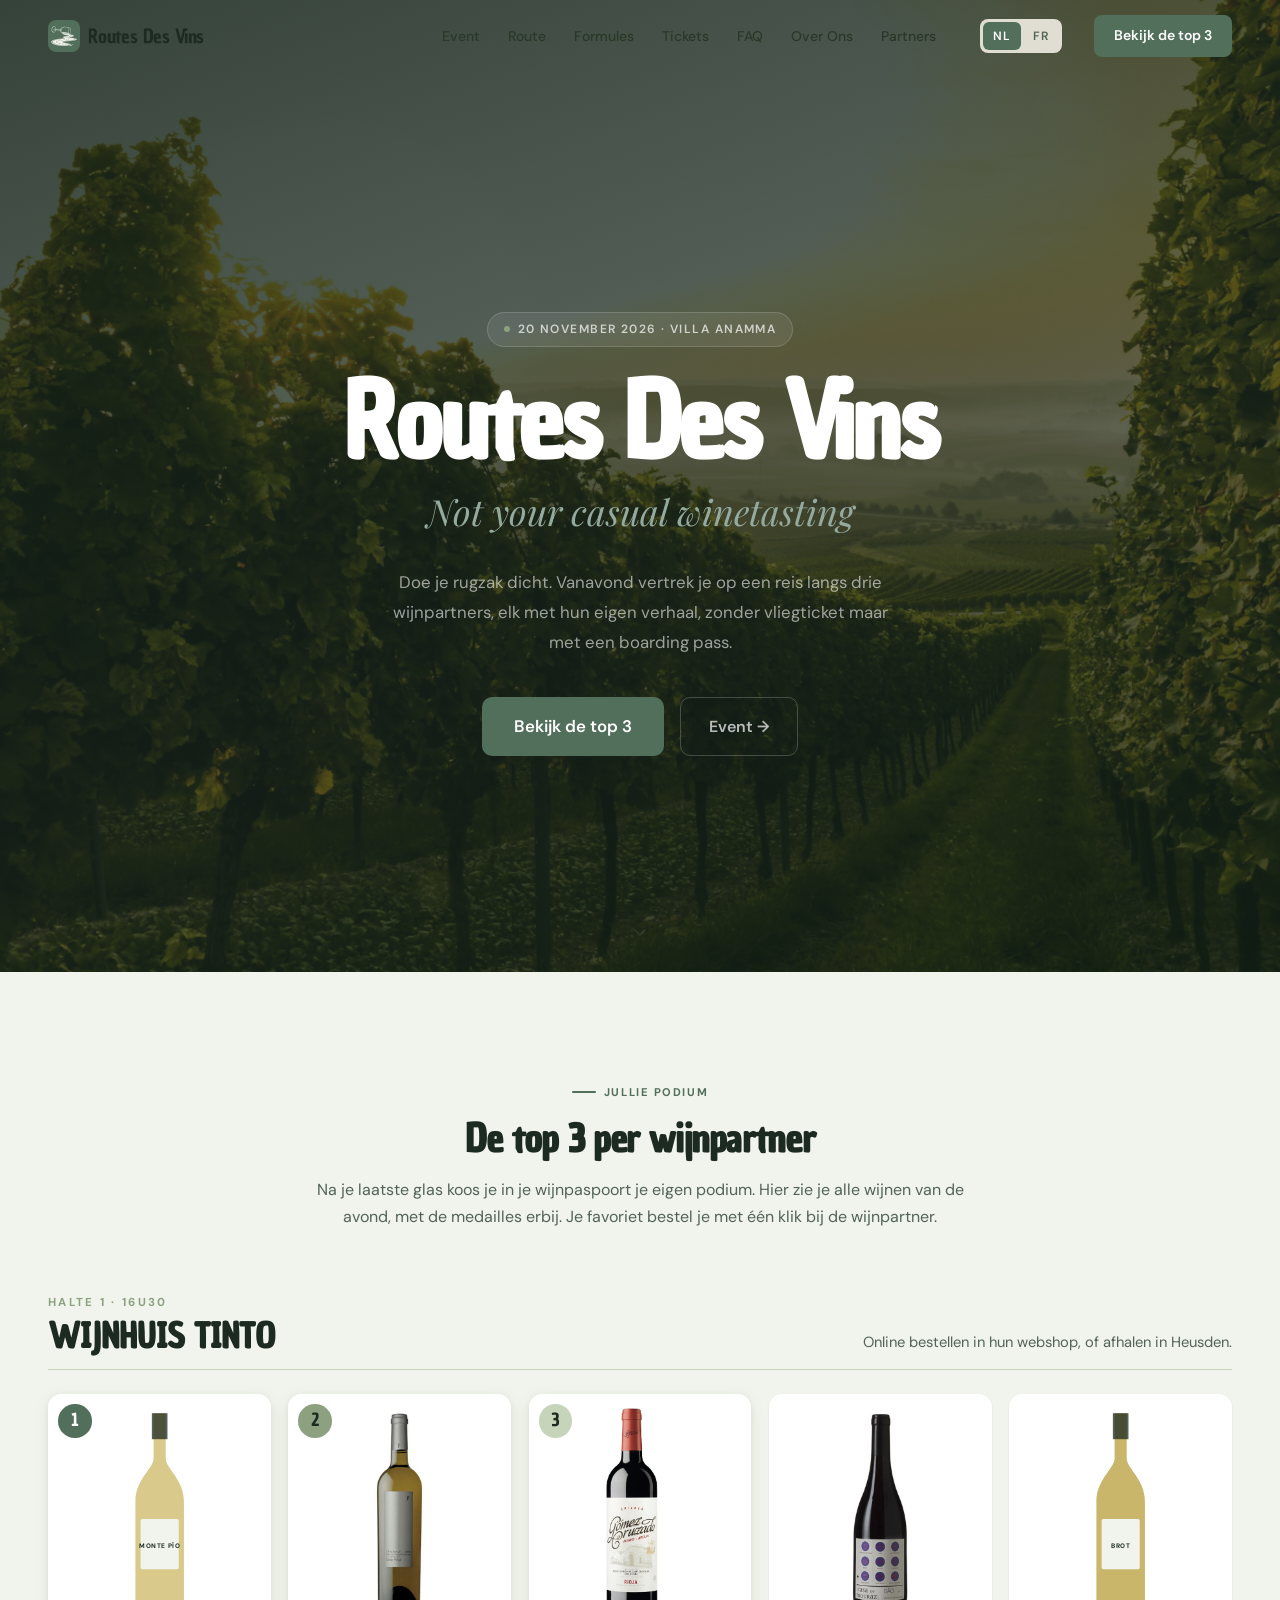
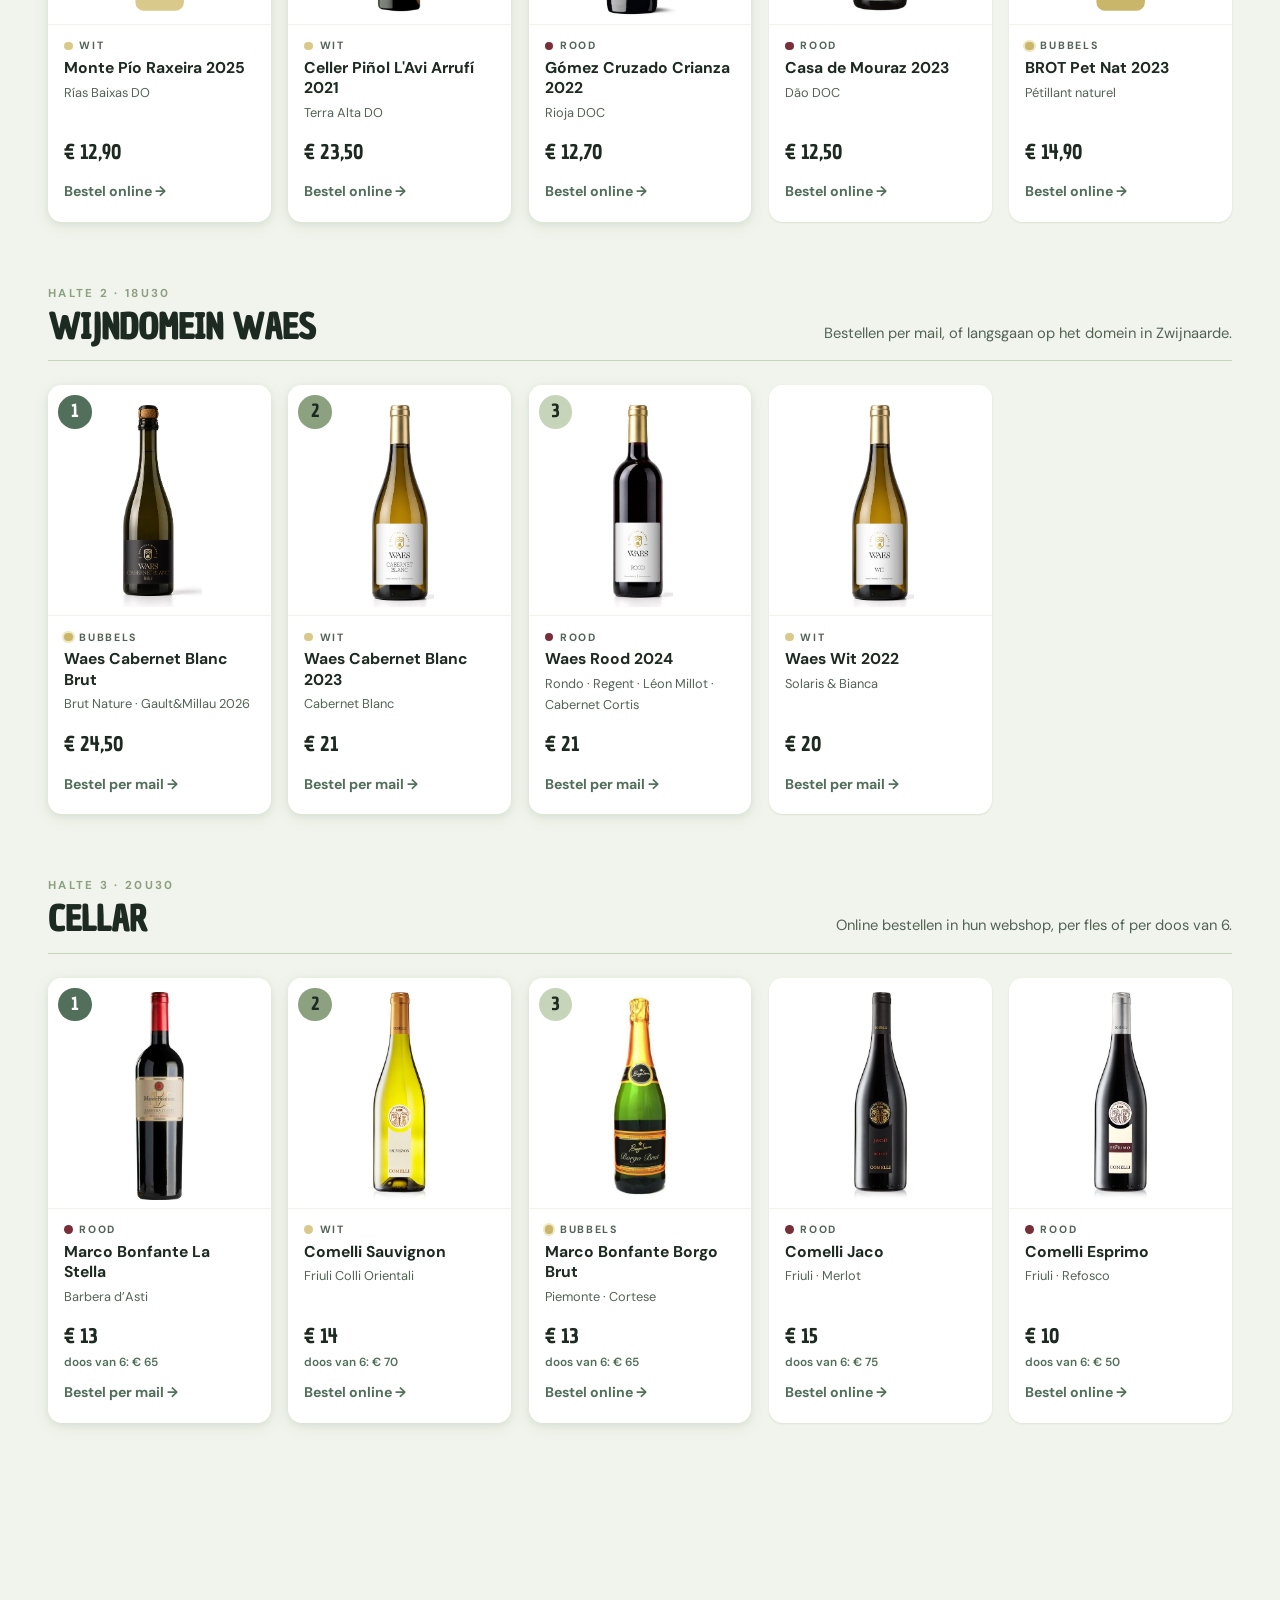
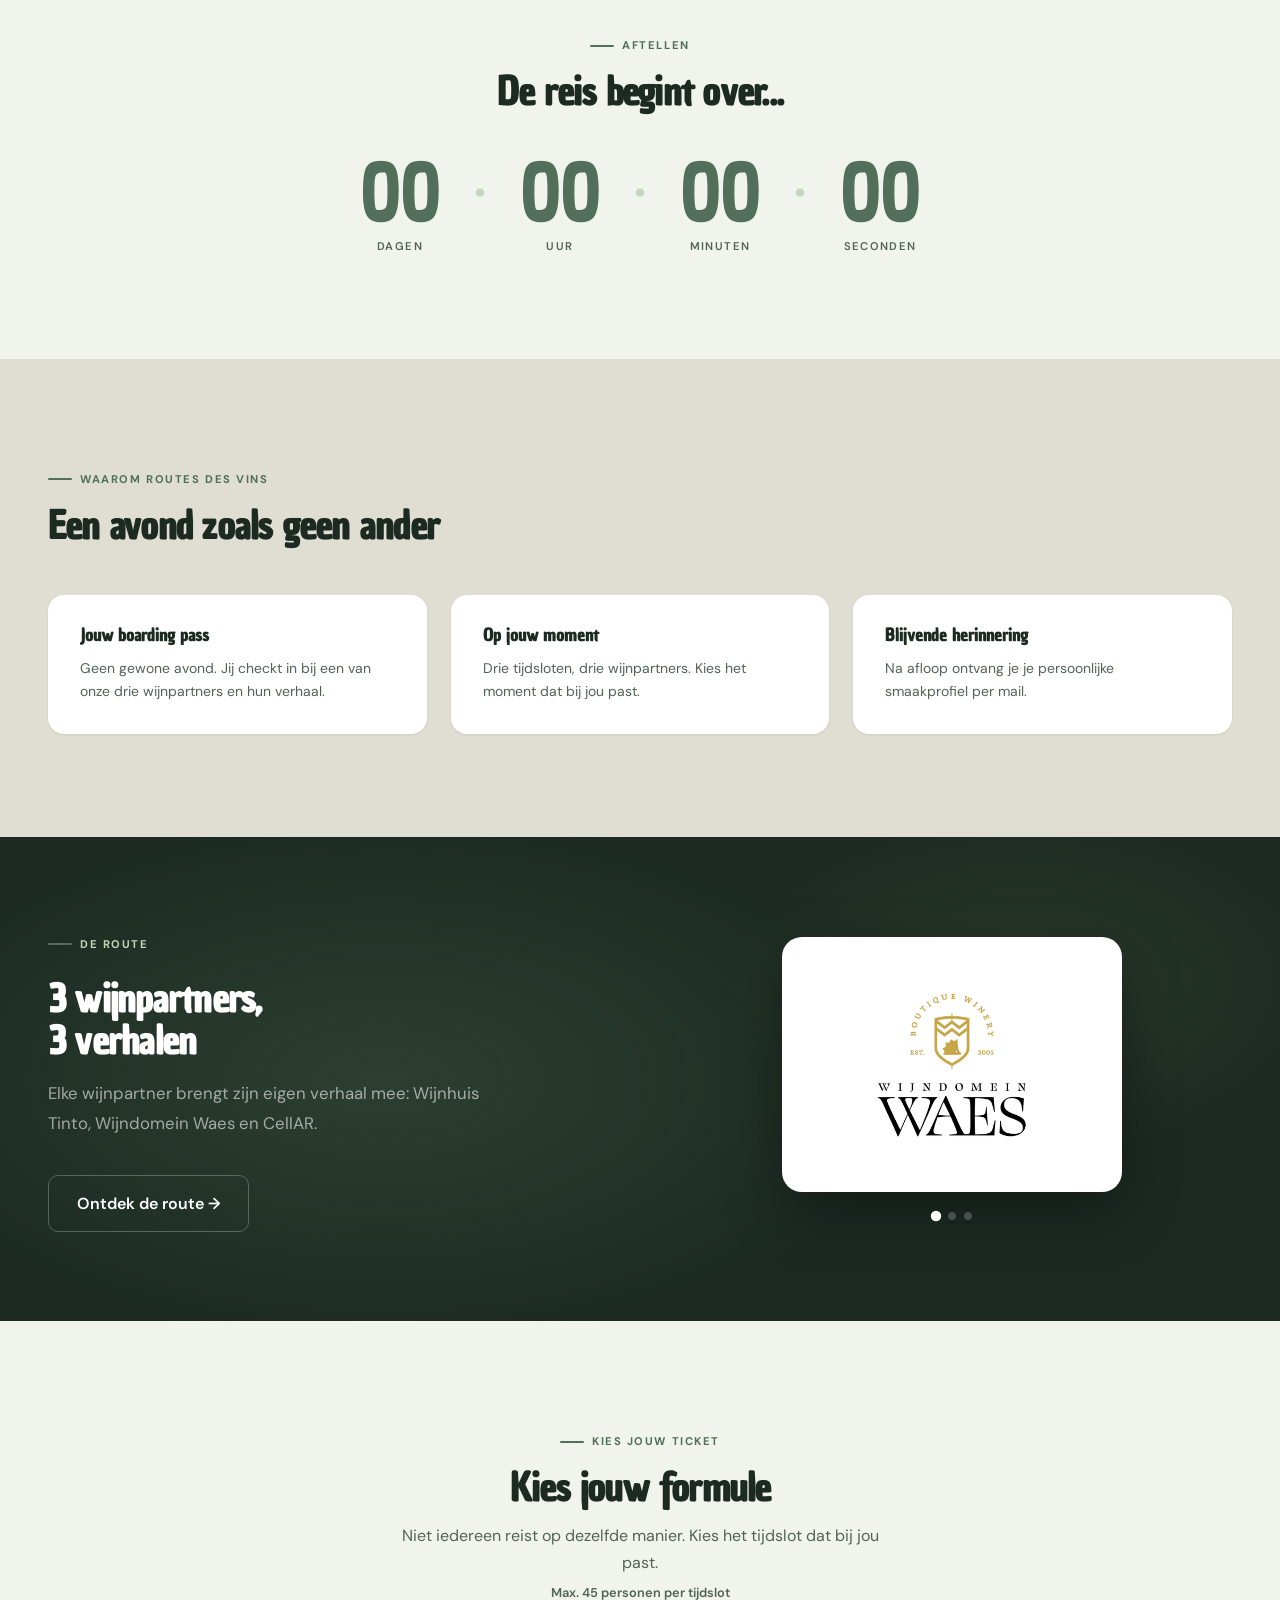
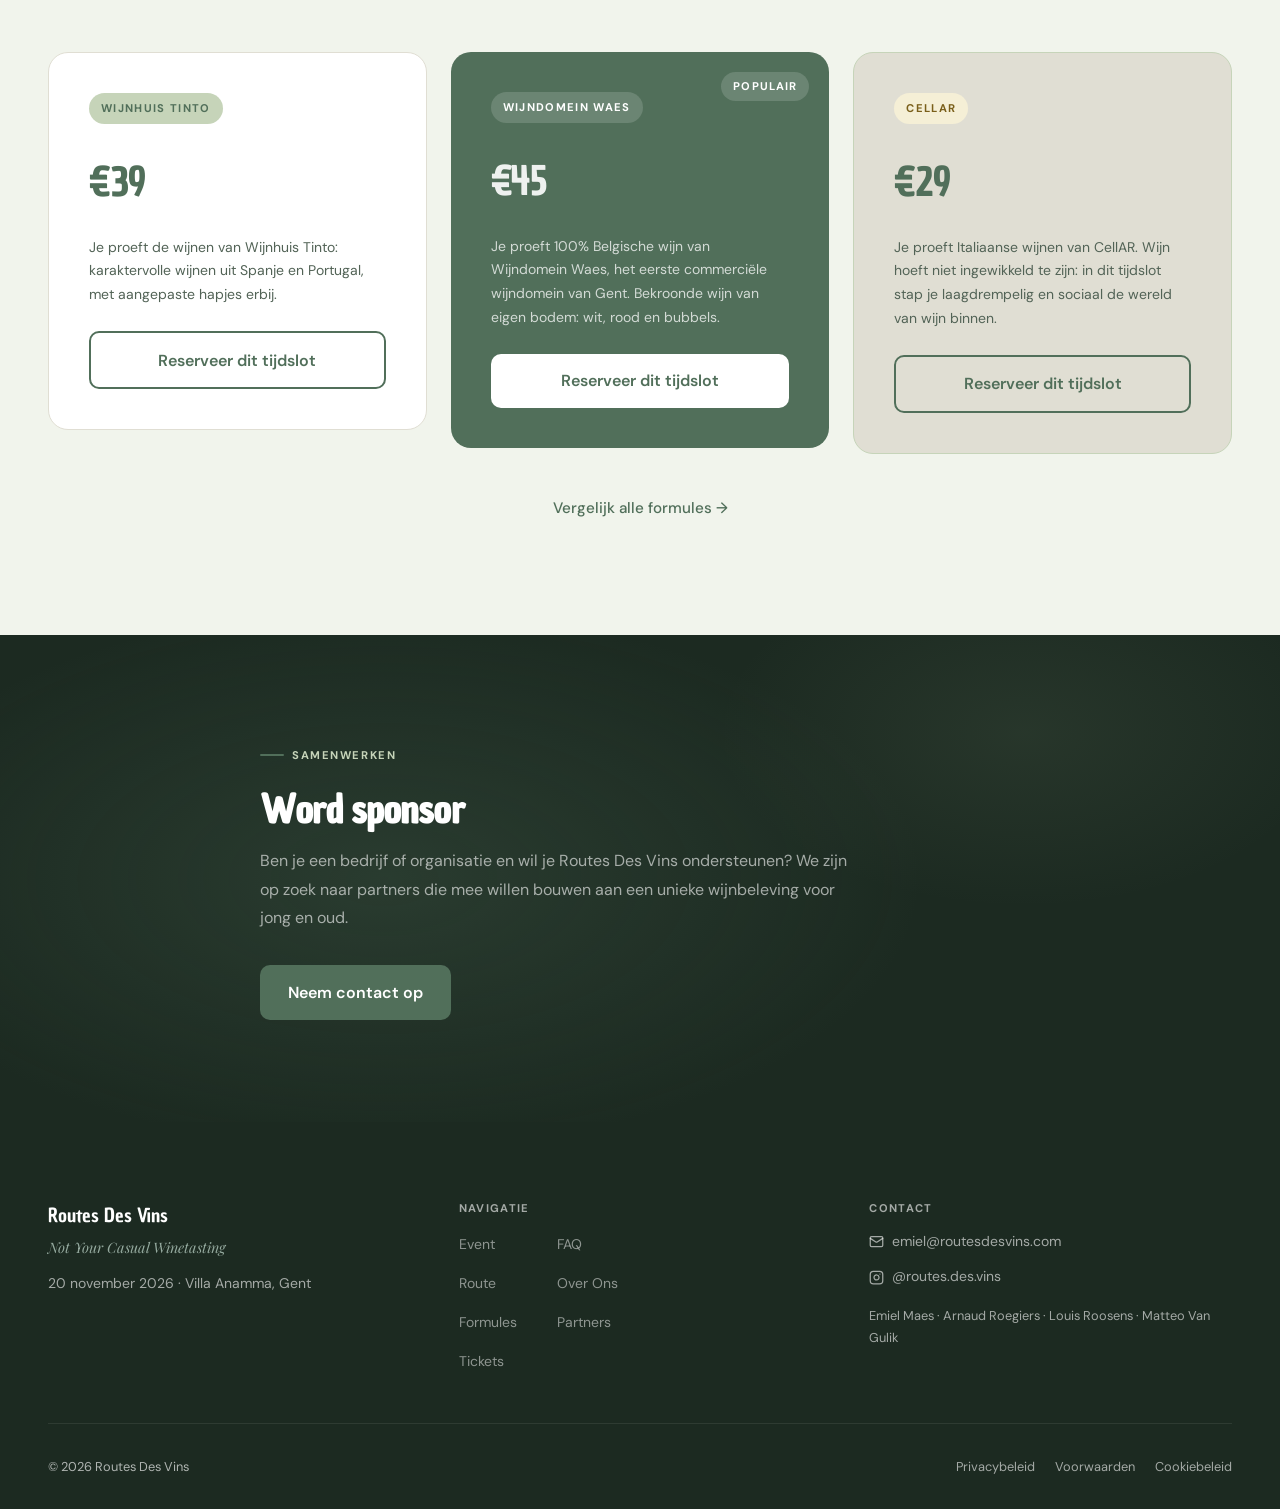
<file: index.html>
<!DOCTYPE html>
<html lang="nl">
<head>
  <meta charset="UTF-8">
  <meta name="viewport" content="width=device-width, initial-scale=1.0">
  <title>Routes Des Vins — Not Your Casual Winetasting</title>
  <link rel="stylesheet" href="styles.css">
  <link rel="preconnect" href="https://fonts.googleapis.com">
  <link href="https://fonts.googleapis.com/css2?family=Chau+Philomene+One:ital@0;1&family=DM+Sans:ital,opsz,wght@0,9..40,300;0,9..40,400;0,9..40,500;0,9..40,600;1,9..40,300&family=Playfair+Display:ital@1&display=swap" rel="stylesheet">
  <style>
    .hero-date-pill {
      display: inline-flex;
      align-items: center;
      gap: 0.5rem;
      background: rgba(255,255,255,.08);
      border: 1px solid rgba(255,255,255,.15);
      border-radius: 100px;
      padding: 0.4rem 1rem;
      font-size: 0.75rem;
      font-weight: 600;
      letter-spacing: 0.12em;
      text-transform: uppercase;
      color: rgba(255,255,255,.7);
      margin-bottom: 1.5rem;
    }
    .hero-date-pill::before {
      content: '';
      width: 6px; height: 6px;
      border-radius: 50%;
      background: var(--c-sage);
    }
    .hero-bg {
      position: absolute;
      inset: 0;
      background: linear-gradient(160deg, #1C2A21 0%, #2D3F32 50%, #1C2A21 100%);
    }
    .hero-bg::before {
      content: '';
      position: absolute;
      inset: 0;
      background:
        radial-gradient(ellipse 70% 60% at 80% 20%, rgba(81,111,90,.4) 0%, transparent 65%),
        radial-gradient(ellipse 50% 70% at 15% 80%, rgba(140,161,128,.2) 0%, transparent 60%),
        radial-gradient(ellipse 30% 40% at 50% 50%, rgba(198,212,185,.05) 0%, transparent 70%);
    }
    .hero-inner {
      display: flex;
      flex-direction: column;
      align-items: center;
      justify-content: center;
      text-align: center;
      min-height: 100dvh;
      padding: calc(var(--nav-h) + 3rem) clamp(1.5rem,4vw,3rem) 6rem;
      position: relative;
      z-index: 1;
    }
    .hero-body-text {
      font-size: 1.05rem;
      line-height: 1.8;
      color: rgba(255,255,255,.58);
      max-width: 520px;
      margin: 1.5rem auto 0;
    }
    .hero-ctas {
      display: flex;
      gap: 1rem;
      flex-wrap: wrap;
      justify-content: center;
      margin-top: 2.5rem;
    }
    .hero-ghost {
      display: inline-flex;
      align-items: center;
      gap: 0.5rem;
      font-weight: 600;
      font-size: 1rem;
      color: rgba(255,255,255,.7);
      padding: 0.85rem 1.75rem;
      border: 1.5px solid rgba(255,255,255,.2);
      border-radius: 10px;
      text-decoration: none;
      transition: border-color 0.2s, color 0.2s, background 0.2s;
    }
    .hero-ghost:hover { border-color: rgba(255,255,255,.65); color:#fff; background: rgba(255,255,255,.06); }
    .hero-ghost:focus-visible { outline: 2px solid var(--c-sage); outline-offset: 3px; }
    .hero-ghost:active { background: rgba(255,255,255,.1); }
    .teaser-section {
      background: var(--c-dark);
      padding: clamp(4rem,7vw,6rem) clamp(1.5rem,4vw,3rem);
      position: relative;
      overflow: hidden;
    }
    .teaser-section::before {
      content: '';
      position: absolute;
      inset: 0;
      background:
        radial-gradient(ellipse 60% 80% at 30% 50%, rgba(81,111,90,.3) 0%, transparent 70%),
        radial-gradient(ellipse 40% 60% at 80% 30%, rgba(140,161,128,.12) 0%, transparent 60%);
      pointer-events: none;
    }
    .teaser-grid {
      display: grid;
      grid-template-columns: 1fr 1fr;
      gap: 4rem;
      align-items: center;
      position: relative;
      z-index: 1;
    }
    @media (max-width: 768px) { .teaser-grid { grid-template-columns: 1fr; } .teaser-svg { margin-top: 0.5rem; } }
    .formula-grid {
      display: grid;
      grid-template-columns: repeat(3, 1fr);
      gap: 1.5rem;
      align-items: start;
    }
    @media (max-width: 900px) { .formula-grid { grid-template-columns: 1fr; max-width: 420px; margin: 0 auto; } }
    .teaser-route-cta {
      display: inline-flex;
      align-items: center;
      gap: 0.5rem;
      margin-top: 2.25rem;
      font-weight: 600;
      color: #fff;
      padding: 0.875rem 1.75rem;
      border: 1.5px solid rgba(255,255,255,.25);
      border-radius: 10px;
      text-decoration: none;
      font-size: 1rem;
      transition: border-color 0.2s, background 0.2s;
    }
    .teaser-route-cta:hover {
      border-color: rgba(255,255,255,.7);
      background: rgba(255,255,255,.06);
    }
    /* Partner logo carousel */
    .partner-carousel { width: 100%; max-width: 340px; margin: 0 auto; }
    .pc-frame {
      position: relative;
      background: #fff;
      border-radius: 20px;
      box-shadow: 0 20px 56px rgba(0,0,0,.35);
      aspect-ratio: 4 / 3;
      overflow: hidden;
    }
    .pc-slide {
      position: absolute;
      inset: 0;
      display: flex;
      align-items: center;
      justify-content: center;
      padding: 2.25rem 2rem;
      opacity: 0;
      transform: translateY(10px) scale(0.97);
      transition: opacity 0.6s var(--ease-out), transform 0.6s var(--ease-out);
      pointer-events: none;
    }
    .pc-slide.is-active { opacity: 1; transform: none; pointer-events: auto; }
    .pc-slide img { width: 100%; height: auto; max-height: 100%; object-fit: contain; display: block; }
    .pc-soon { display: flex; flex-direction: column; align-items: center; gap: 0.85rem; text-align: center; }
    .pc-soon-num {
      width: 2.75rem; height: 2.75rem;
      border-radius: 50%;
      display: flex; align-items: center; justify-content: center;
      background: var(--c-cream);
      color: var(--c-forest);
      font-family: var(--font-display);
      font-size: 1.05rem;
    }
    .pc-soon-txt { font-size: 0.8rem; font-weight: 600; color: var(--c-text-light); letter-spacing: 0.02em; }
    .pc-dots { display: flex; gap: 0.5rem; justify-content: center; margin-top: 1.25rem; }
    .pc-dot {
      width: 8px; height: 8px;
      border-radius: 50%;
      border: none; padding: 0;
      cursor: pointer;
      background: rgba(255,255,255,.25);
      transition: background 0.3s var(--ease-out), transform 0.3s var(--ease-spring);
    }
    .pc-dot.is-active { background: #fff; transform: scale(1.3); }
    .pc-dot:hover:not(.is-active) { background: rgba(255,255,255,.5); }
    .pc-dot:focus-visible { outline: 2px solid var(--c-sage); outline-offset: 3px; }
    @media (prefers-reduced-motion: reduce) {
      .pc-slide { transition: opacity 0.2s linear; transform: none; }
    }
  </style>
</head>
<body>

<nav class="nav">
  <a href="index.html" class="nav-logo">
    <img src="fotos/logo-mark.png" alt="Routes Des Vins" width="32" height="32">
    Routes Des Vins
  </a>
  <ul class="nav-links">
    <li><a href="event.html" data-i18n="nav_event">Event</a></li>
    <li><a href="route.html" data-i18n="nav_route">Route</a></li>
    <li><a href="formules.html" data-i18n="nav_formules">Formules</a></li>
    <li><a href="tickets.html" data-i18n="nav_tickets">Tickets</a></li>
    <li><a href="faq.html" data-i18n="nav_faq">FAQ</a></li>
    <li><a href="over-ons.html" data-i18n="nav_about">Over Ons</a></li>
    <li><a href="partners.html" data-i18n="nav_partners">Partners</a></li>
  </ul>
  <div class="nav-lang">
    <button class="lang-btn" data-lang="nl">NL</button>
    <button class="lang-btn" data-lang="fr">FR</button>
  </div>
  <a href="index.html#top3" class="nav-cta" data-i18n="nav_cta">Bekijk de top 3</a>
  <button class="nav-hamburger" aria-label="Menu">
    <span></span><span></span><span></span>
  </button>
</nav>
<div class="nav-mobile">
  <a href="event.html" data-i18n="nav_event">Event</a>
  <a href="route.html" data-i18n="nav_route">Route</a>
  <a href="formules.html" data-i18n="nav_formules">Formules</a>
  <a href="tickets.html" data-i18n="nav_tickets">Tickets</a>
  <a href="faq.html" data-i18n="nav_faq">FAQ</a>
  <a href="over-ons.html" data-i18n="nav_about">Over Ons</a>
  <a href="partners.html" data-i18n="nav_partners">Partners</a>
  <a href="index.html#top3" class="mobile-cta" data-i18n="nav_cta">Bekijk de top 3</a>
  <div class="mobile-lang">
    <button class="lang-btn" data-lang="nl">NL</button>
    <button class="lang-btn" data-lang="fr">FR</button>
  </div>
</div>

<!-- HERO -->
<section class="hero" style="position:relative">
  <div class="hero-bg">
    <img src="fotos/sfeer1.jpg" alt="" aria-hidden="true" style="position:absolute;inset:0;width:100%;height:100%;object-fit:cover;object-position:center;z-index:0;">
    <div style="position:absolute;inset:0;background:linear-gradient(160deg,rgba(20,35,24,.85) 0%,rgba(28,42,33,.68) 60%,rgba(20,35,24,.78) 100%);z-index:1;"></div>
  </div>
  <div class="hero-inner">
    <div class="hero-date-pill reveal">
      <span data-i18n="hero_date">20 november 2026 · Villa Anamma</span>
    </div>
    <h1 class="display-xl reveal delay-1" style="color:#fff;margin-bottom:0.5rem" data-i18n="hero_title">Routes Des Vins</h1>
    <p class="italic-accent reveal delay-2" style="font-size:clamp(1.25rem,3vw,2.25rem);color:var(--c-muted)" data-i18n="hero_subtitle">Not your casual winetasting</p>
    <p class="hero-body-text reveal delay-3" data-i18n="hero_body">Doe je rugzak dicht. Vanavond vertrek je op een reis langs drie wijnpartners, elk met hun eigen verhaal, zonder vliegticket maar met een boarding pass.</p>
    <div class="hero-ctas reveal delay-4">
      <a href="#top3" class="btn-primary" style="font-size:1.05rem;padding:0.95rem 2rem" data-i18n="hero_cta">Bekijk de top 3</a>
      <a href="event.html" class="hero-ghost" data-i18n="hero_event_cta">Event →</a>
    </div>
  </div>
  <div class="scroll-indicator">
    <svg width="16" height="16" viewBox="0 0 16 16" fill="none" stroke="rgba(255,255,255,.5)" stroke-width="1.5" stroke-linecap="round"><path d="M3 6l5 5 5-5"/></svg>
  </div>
</section>

<!-- TOP 3 (na het event, 21/11) -->
<section class="section" id="top3" style="background:var(--c-cream);scroll-margin-top:var(--nav-h)">
  <div class="container">
    <div style="max-width:660px;margin:0 auto 3rem;text-align:center">
      <span class="section-eyebrow reveal" style="justify-content:center" data-i18n="eyebrow_top3">Jullie podium</span>
      <h2 class="display-md reveal delay-1" data-i18n="top3_title">De top 3 per wijnpartner</h2>
      <p class="text-muted reveal delay-2" style="margin-top:1rem" data-i18n="top3_body">Na je laatste glas koos je in je wijnpaspoort je eigen podium. Hier zie je alle wijnen van de avond, met de medailles erbij. Je favoriet bestel je met één klik bij de wijnpartner.</p>
    </div>
    <div class="partner-wines reveal" id="wijnen-tinto">
      <div class="partner-wines-head">
        <div>
          <span class="top3-halte">Halte 1 · 16u30</span>
          <h3>Wijnhuis Tinto</h3>
        </div>
        <p class="partner-how" data-i18n="top3_how_tinto">Online bestellen in hun webshop, of afhalen in Heusden.</p>
      </div>
      <div class="wine-grid">
        <article class="wine-card is-podium">
          <div class="wine-stage"><span class="top3-medal m1" aria-label="Plaats 1">1</span><svg class="wine-svg" viewBox="0 0 80 240" role="img" aria-hidden="true"><path d="M33 6h14v52c0 12 21 24 21 50v116a10 10 0 0 1-10 10H22a10 10 0 0 1-10-10V108c0-26 21-38 21-50z" fill="#D9C98A"/><rect x="31" y="6" width="18" height="30" fill="#1C2A21" opacity=".75"/><rect x="18" y="128" width="44" height="58" rx="2" fill="#F1F4EC"/><text x="40" y="161" text-anchor="middle" font-family="DM Sans, sans-serif" font-size="7.5" font-weight="700" fill="#1C2A21" letter-spacing=".5">MONTE PÍO</text></svg></div>
          <div class="wine-info">
            <span class="wine-type t-wit" data-i18n="top3_type_wit">Wit</span>
            <h4>Monte Pío Raxeira 2025</h4>
            <p class="wine-region">Rías Baixas DO</p>
            <p class="wine-price">€ 12,90</p>
            <a class="wine-order" href="https://www.wijnhuistinto.be/nl/wijn-shop/wijn-detail.asp?id=475" target="_blank" rel="noopener"><span data-i18n="top3_order_online">Bestel online</span> →</a>
          </div>
        </article>
        <article class="wine-card is-podium">
          <div class="wine-stage"><span class="top3-medal m2" aria-label="Plaats 2">2</span><img src="fotos/wijnen/tinto-lavi-arrufi.jpg" alt="Fles Celler Piñol L'Avi Arrufí 2021" loading="lazy" width="200" height="640"></div>
          <div class="wine-info">
            <span class="wine-type t-wit" data-i18n="top3_type_wit">Wit</span>
            <h4>Celler Piñol L'Avi Arrufí 2021</h4>
            <p class="wine-region">Terra Alta DO</p>
            <p class="wine-price">€ 23,50</p>
            <a class="wine-order" href="https://www.wijnhuistinto.be/nl/wijn-shop/wijn-detail.asp?id=133" target="_blank" rel="noopener"><span data-i18n="top3_order_online">Bestel online</span> →</a>
          </div>
        </article>
        <article class="wine-card is-podium">
          <div class="wine-stage"><span class="top3-medal m3" aria-label="Plaats 3">3</span><img src="fotos/wijnen/tinto-gomez-cruzado.jpg" alt="Fles Gómez Cruzado Crianza 2022" loading="lazy" width="200" height="640"></div>
          <div class="wine-info">
            <span class="wine-type t-rood" data-i18n="top3_type_rood">Rood</span>
            <h4>Gómez Cruzado Crianza 2022</h4>
            <p class="wine-region">Rioja DOC</p>
            <p class="wine-price">€ 12,70</p>
            <a class="wine-order" href="https://www.wijnhuistinto.be/nl/wijn-shop/wijn-detail.asp?id=378" target="_blank" rel="noopener"><span data-i18n="top3_order_online">Bestel online</span> →</a>
          </div>
        </article>
        <article class="wine-card">
          <div class="wine-stage"><img src="fotos/wijnen/tinto-casa-de-mouraz.jpg" alt="Fles Casa de Mouraz 2023" loading="lazy" width="200" height="640"></div>
          <div class="wine-info">
            <span class="wine-type t-rood" data-i18n="top3_type_rood">Rood</span>
            <h4>Casa de Mouraz 2023</h4>
            <p class="wine-region">Dão DOC</p>
            <p class="wine-price">€ 12,50</p>
            <a class="wine-order" href="https://www.wijnhuistinto.be/nl/wijn-shop/wijn-detail.asp?id=16" target="_blank" rel="noopener"><span data-i18n="top3_order_online">Bestel online</span> →</a>
          </div>
        </article>
        <article class="wine-card">
          <div class="wine-stage"><svg class="wine-svg" viewBox="0 0 80 240" role="img" aria-hidden="true"><path d="M33 6h14v52c0 12 21 24 21 50v116a10 10 0 0 1-10 10H22a10 10 0 0 1-10-10V108c0-26 21-38 21-50z" fill="#C9B66A"/><rect x="31" y="6" width="18" height="30" fill="#1C2A21" opacity=".75"/><rect x="18" y="128" width="44" height="58" rx="2" fill="#F1F4EC"/><text x="40" y="161" text-anchor="middle" font-family="DM Sans, sans-serif" font-size="7.5" font-weight="700" fill="#1C2A21" letter-spacing=".5">BROT</text></svg></div>
          <div class="wine-info">
            <span class="wine-type t-bubbels" data-i18n="top3_type_bubbels">Bubbels</span>
            <h4>BROT Pet Nat 2023</h4>
            <p class="wine-region">Pétillant naturel</p>
            <p class="wine-price">€ 14,90</p>
            <a class="wine-order" href="https://www.wijnhuistinto.be/nl/wijn-shop/wijn-detail.asp?id=562" target="_blank" rel="noopener"><span data-i18n="top3_order_online">Bestel online</span> →</a>
          </div>
        </article>
      </div>
    </div>
    <div class="partner-wines reveal" id="wijnen-waes">
      <div class="partner-wines-head">
        <div>
          <span class="top3-halte">Halte 2 · 18u30</span>
          <h3>Wijndomein Waes</h3>
        </div>
        <p class="partner-how" data-i18n="top3_how_waes">Bestellen per mail, of langsgaan op het domein in Zwijnaarde.</p>
      </div>
      <div class="wine-grid">
        <article class="wine-card is-podium">
          <div class="wine-stage"><span class="top3-medal m1" aria-label="Plaats 1">1</span><img src="fotos/wijnen/waes-cabernet-blanc-brut.jpg" alt="Fles Waes Cabernet Blanc Brut" loading="lazy" width="200" height="640"></div>
          <div class="wine-info">
            <span class="wine-type t-bubbels" data-i18n="top3_type_bubbels">Bubbels</span>
            <h4>Waes Cabernet Blanc Brut</h4>
            <p class="wine-region">Brut Nature · Gault&amp;Millau 2026</p>
            <p class="wine-price">€ 24,50</p>
            <a class="wine-order" href="mailto:info@wijndomeinwaes.be?subject=Bestelling%20Waes%20Cabernet%20Blanc%20Brut%20%28Routes%20Des%20Vins%29"><span data-i18n="top3_order_mail">Bestel per mail</span> →</a>
          </div>
        </article>
        <article class="wine-card is-podium">
          <div class="wine-stage"><span class="top3-medal m2" aria-label="Plaats 2">2</span><img src="fotos/wijnen/waes-cabernet-blanc.jpg" alt="Fles Waes Cabernet Blanc 2023" loading="lazy" width="200" height="640"></div>
          <div class="wine-info">
            <span class="wine-type t-wit" data-i18n="top3_type_wit">Wit</span>
            <h4>Waes Cabernet Blanc 2023</h4>
            <p class="wine-region">Cabernet Blanc</p>
            <p class="wine-price">€ 21</p>
            <a class="wine-order" href="mailto:info@wijndomeinwaes.be?subject=Bestelling%20Waes%20Cabernet%20Blanc%202023%20%28Routes%20Des%20Vins%29"><span data-i18n="top3_order_mail">Bestel per mail</span> →</a>
          </div>
        </article>
        <article class="wine-card is-podium">
          <div class="wine-stage"><span class="top3-medal m3" aria-label="Plaats 3">3</span><img src="fotos/wijnen/waes-rood.jpg" alt="Fles Waes Rood 2024" loading="lazy" width="200" height="640"></div>
          <div class="wine-info">
            <span class="wine-type t-rood" data-i18n="top3_type_rood">Rood</span>
            <h4>Waes Rood 2024</h4>
            <p class="wine-region">Rondo · Regent · Léon Millot · Cabernet Cortis</p>
            <p class="wine-price">€ 21</p>
            <a class="wine-order" href="mailto:info@wijndomeinwaes.be?subject=Bestelling%20Waes%20Rood%202024%20%28Routes%20Des%20Vins%29"><span data-i18n="top3_order_mail">Bestel per mail</span> →</a>
          </div>
        </article>
        <article class="wine-card">
          <div class="wine-stage"><img src="fotos/wijnen/waes-wit.jpg" alt="Fles Waes Wit 2022" loading="lazy" width="200" height="640"></div>
          <div class="wine-info">
            <span class="wine-type t-wit" data-i18n="top3_type_wit">Wit</span>
            <h4>Waes Wit 2022</h4>
            <p class="wine-region">Solaris &amp; Bianca</p>
            <p class="wine-price">€ 20</p>
            <a class="wine-order" href="mailto:info@wijndomeinwaes.be?subject=Bestelling%20Waes%20Wit%202022%20%28Routes%20Des%20Vins%29"><span data-i18n="top3_order_mail">Bestel per mail</span> →</a>
          </div>
        </article>
      </div>
    </div>
    <div class="partner-wines reveal" id="wijnen-cellar">
      <div class="partner-wines-head">
        <div>
          <span class="top3-halte">Halte 3 · 20u30</span>
          <h3>CellAR</h3>
        </div>
        <p class="partner-how" data-i18n="top3_how_cellar">Online bestellen in hun webshop, per fles of per doos van 6.</p>
      </div>
      <div class="wine-grid">
        <article class="wine-card is-podium">
          <div class="wine-stage"><span class="top3-medal m1" aria-label="Plaats 1">1</span><img src="fotos/wijnen/cellar-la-stella.jpg" alt="Fles Marco Bonfante La Stella" loading="lazy" width="200" height="640"></div>
          <div class="wine-info">
            <span class="wine-type t-rood" data-i18n="top3_type_rood">Rood</span>
            <h4>Marco Bonfante La Stella</h4>
            <p class="wine-region">Barbera d’Asti</p>
            <p class="wine-price">€ 13<span class="wine-box"><span data-i18n="top3_box">doos van 6</span>: € 65</span></p>
            <a class="wine-order" href="mailto:info@cellar.pro?subject=Bestelling%20Marco%20Bonfante%20La%20Stella%20%28Routes%20Des%20Vins%29"><span data-i18n="top3_order_mail">Bestel per mail</span> →</a>
          </div>
        </article>
        <article class="wine-card is-podium">
          <div class="wine-stage"><span class="top3-medal m2" aria-label="Plaats 2">2</span><img src="fotos/wijnen/cellar-sauvignon.jpg" alt="Fles Comelli Sauvignon" loading="lazy" width="200" height="640"></div>
          <div class="wine-info">
            <span class="wine-type t-wit" data-i18n="top3_type_wit">Wit</span>
            <h4>Comelli Sauvignon</h4>
            <p class="wine-region">Friuli Colli Orientali</p>
            <p class="wine-price">€ 14<span class="wine-box"><span data-i18n="top3_box">doos van 6</span>: € 70</span></p>
            <a class="wine-order" href="https://cellar.pro/products/sauvignon-comelli-2014" target="_blank" rel="noopener"><span data-i18n="top3_order_online">Bestel online</span> →</a>
          </div>
        </article>
        <article class="wine-card is-podium">
          <div class="wine-stage"><span class="top3-medal m3" aria-label="Plaats 3">3</span><img src="fotos/wijnen/cellar-borgo-brut.jpg" alt="Fles Marco Bonfante Borgo Brut" loading="lazy" width="200" height="640"></div>
          <div class="wine-info">
            <span class="wine-type t-bubbels" data-i18n="top3_type_bubbels">Bubbels</span>
            <h4>Marco Bonfante Borgo Brut</h4>
            <p class="wine-region">Piemonte · Cortese</p>
            <p class="wine-price">€ 13<span class="wine-box"><span data-i18n="top3_box">doos van 6</span>: € 65</span></p>
            <a class="wine-order" href="https://cellar.pro/products/marco-bonfante-borgo-brut" target="_blank" rel="noopener"><span data-i18n="top3_order_online">Bestel online</span> →</a>
          </div>
        </article>
        <article class="wine-card">
          <div class="wine-stage"><img src="fotos/wijnen/cellar-jaco.jpg" alt="Fles Comelli Jaco" loading="lazy" width="200" height="640"></div>
          <div class="wine-info">
            <span class="wine-type t-rood" data-i18n="top3_type_rood">Rood</span>
            <h4>Comelli Jaco</h4>
            <p class="wine-region">Friuli · Merlot</p>
            <p class="wine-price">€ 15<span class="wine-box"><span data-i18n="top3_box">doos van 6</span>: € 75</span></p>
            <a class="wine-order" href="https://cellar.pro/products/jaco-merlot-comelli-2013" target="_blank" rel="noopener"><span data-i18n="top3_order_online">Bestel online</span> →</a>
          </div>
        </article>
        <article class="wine-card">
          <div class="wine-stage"><img src="fotos/wijnen/cellar-esprimo.jpg" alt="Fles Comelli Esprimo" loading="lazy" width="200" height="640"></div>
          <div class="wine-info">
            <span class="wine-type t-rood" data-i18n="top3_type_rood">Rood</span>
            <h4>Comelli Esprimo</h4>
            <p class="wine-region">Friuli · Refosco</p>
            <p class="wine-price">€ 10<span class="wine-box"><span data-i18n="top3_box">doos van 6</span>: € 50</span></p>
            <a class="wine-order" href="https://cellar.pro/products/esprimo-red-comelli-2013" target="_blank" rel="noopener"><span data-i18n="top3_order_online">Bestel online</span> →</a>
          </div>
        </article>
      </div>
    </div>
  </div>
</section>

<!-- COUNTDOWN -->
<section class="section" style="background:var(--c-cream);text-align:center">
  <div class="container" style="max-width:840px">
    <span class="section-eyebrow reveal" style="justify-content:center" data-i18n="eyebrow_countdown">Aftellen</span>
    <h2 class="display-md reveal delay-1" style="margin-bottom:2.5rem" data-i18n="countdown_title">De reis begint over...</h2>
    <div class="countdown-grid reveal delay-2">
      <div class="countdown-unit">
        <span class="countdown-number" id="cd-days">--</span>
        <span class="countdown-label" data-i18n="countdown_days">dagen</span>
      </div>
      <span class="countdown-sep">·</span>
      <div class="countdown-unit">
        <span class="countdown-number" id="cd-hours">--</span>
        <span class="countdown-label" data-i18n="countdown_hours">uur</span>
      </div>
      <span class="countdown-sep">·</span>
      <div class="countdown-unit">
        <span class="countdown-number" id="cd-mins">--</span>
        <span class="countdown-label" data-i18n="countdown_mins">minuten</span>
      </div>
      <span class="countdown-sep">·</span>
      <div class="countdown-unit">
        <span class="countdown-number" id="cd-secs">--</span>
        <span class="countdown-label" data-i18n="countdown_secs">seconden</span>
      </div>
    </div>
  </div>
</section>

<!-- USPs -->
<section class="section" style="background:var(--c-offwhite)">
  <div class="container">
    <div style="max-width:560px;margin-bottom:3rem">
      <span class="section-eyebrow reveal" data-i18n="eyebrow_why">Waarom Routes Des Vins</span>
      <h2 class="display-md reveal delay-1" data-i18n="h2_why">Een avond zoals geen ander</h2>
    </div>
    <div class="usp-grid">
      <div class="usp-card reveal delay-1">
        <h3 style="font-size:1.05rem" data-i18n="usp1_title">Jouw boarding pass</h3>
        <p class="text-muted body-sm" data-i18n="usp1_body">Geen gewone avond. Jij checkt in bij een van onze drie wijnpartners en hun verhaal.</p>
      </div>
      <div class="usp-card reveal delay-2">
        <h3 style="font-size:1.05rem" data-i18n="usp2_title">Op jouw moment</h3>
        <p class="text-muted body-sm" data-i18n="usp2_body">Drie tijdsloten, drie wijnpartners. Kies het moment dat bij jou past.</p>
      </div>
      <div class="usp-card reveal delay-3">
        <h3 style="font-size:1.05rem" data-i18n="usp3_title">Blijvende herinnering</h3>
        <p class="text-muted body-sm" data-i18n="usp3_body">Na afloop ontvang je je persoonlijke smaakprofiel per mail.</p>
      </div>
    </div>
  </div>
</section>

<!-- ROUTE TEASER -->
<section class="teaser-section">
  <div class="container">
    <div class="teaser-grid">
      <div>
        <span class="section-eyebrow reveal" style="color:var(--c-light)" data-i18n="route_eyebrow">De Route</span>
        <h2 class="display-md reveal delay-1" style="color:#fff;margin-top:0.5rem" data-i18n="home_route_h2">3 wijnpartners,<br>3 verhalen</h2>
        <p class="reveal delay-2" style="margin-top:1rem;color:rgba(255,255,255,.58);font-size:1.05rem;line-height:1.8;max-width:460px" data-i18n="teaser_body">Elke wijnpartner brengt zijn eigen verhaal mee: Wijnhuis Tinto, Wijndomein Waes en CellAR.</p>
        <a href="route.html"
           class="teaser-route-cta reveal delay-3"
           data-i18n="teaser_cta">Ontdek de route →</a>
      </div>
      <div class="teaser-svg reveal-scale delay-2" style="display:flex;justify-content:center;align-items:center">
        <div class="partner-carousel">
          <div class="pc-frame">
            <div class="pc-slide is-active">
              <img src="fotos/waes-logo-nieuw.png" alt="Wijndomein Waes" loading="lazy">
            </div>
            <div class="pc-slide">
              <img src="fotos/tinto-logo.png" alt="Wijnhuis Tinto" loading="lazy">
            </div>
            <div class="pc-slide">
              <img src="fotos/cellar-logo.png" alt="CellAR" loading="lazy">
            </div>
          </div>
          <div class="pc-dots">
            <button type="button" class="pc-dot is-active" aria-label="Wijndomein Waes"></button>
            <button type="button" class="pc-dot" aria-label="Wijnhuis Tinto"></button>
            <button type="button" class="pc-dot" aria-label="CellAR"></button>
          </div>
        </div>
      </div>
    </div>
  </div>
</section>

<!-- FORMULA PREVIEW -->
<section class="section" style="background:var(--c-cream)">
  <div class="container">
    <div style="text-align:center;margin-bottom:3rem">
      <span class="section-eyebrow reveal" style="justify-content:center" data-i18n="eyebrow_choose">Kies jouw ticket</span>
      <h2 class="display-md reveal delay-1" data-i18n="formules_title">Kies jouw formule</h2>
      <p class="reveal delay-2" style="margin-top:0.75rem;color:var(--c-text-light);max-width:480px;margin-left:auto;margin-right:auto" data-i18n="formules_intro">Niet iedereen reist op dezelfde manier. Kies het tijdslot dat bij jou past.</p>
      <p class="reveal delay-2" style="margin-top:0.4rem;font-size:0.8rem;font-weight:600;color:var(--c-text-light)" data-i18n="capacity_note">Max. 45 personen per tijdslot</p>
    </div>
    <div class="formula-grid">
      <!-- Classic -->
      <div class="formula-card reveal" style="background:#fff;border:1px solid var(--c-offwhite)">
        <span class="formula-badge" style="background:var(--c-light);color:var(--c-forest)"><span data-i18n="classic_name">Wijnhuis Tinto</span></span>
        <div class="price-display" style="margin-bottom:1.25rem" data-i18n="classic_price">€39</div>
        <p style="font-size:0.875rem;color:var(--c-text-light);margin-bottom:1.5rem;line-height:1.7" data-i18n="classic_body">Je proeft de wijnen van Wijnhuis Tinto: karaktervolle wijnen uit Spanje en Portugal, met aangepaste hapjes erbij.</p>
        <a href="formules.html" class="btn-secondary" style="width:100%;justify-content:center" data-i18n="classic_cta">Reserveer dit tijdslot</a>
      </div>
      <!-- Sunset (featured) -->
      <div class="formula-card featured reveal delay-1" style="position:relative;overflow:hidden">
        <div style="position:absolute;top:1.25rem;right:1.25rem;background:rgba(255,255,255,.15);border-radius:100px;padding:0.3rem 0.75rem;font-size:0.7rem;font-weight:700;letter-spacing:0.1em;text-transform:uppercase;color:#fff">Populair</div>
        <span class="formula-badge" style="background:rgba(255,255,255,.15);color:#fff"><span data-i18n="sunset_name">Wijndomein Waes</span></span>
        <div class="price-display on-dark" style="margin-bottom:1.25rem" data-i18n="sunset_price">€45</div>
        <p style="font-size:0.875rem;color:rgba(255,255,255,.75);margin-bottom:1.5rem;line-height:1.7" data-i18n="sunset_body">Je proeft 100% Belgische wijn van Wijndomein Waes, het eerste commerciële wijndomein van Gent. Bekroonde wijn van eigen bodem: wit, rood en bubbels.</p>
        <a href="formules.html" class="btn-primary" style="width:100%;justify-content:center;background:#fff;color:var(--c-forest)" data-i18n="sunset_cta">Reserveer dit tijdslot</a>
      </div>
      <!-- Grand Cru -->
      <div class="formula-card reveal delay-2" style="background:var(--c-offwhite);border:1px solid var(--c-light)">
        <span class="formula-badge" style="background:#F5EFD6;color:#7A5F1A"><span data-i18n="grandcru_name">CellAR</span></span>
        <div class="price-display" style="margin-bottom:1.25rem" data-i18n="grandcru_price">€29</div>
        <p style="font-size:0.875rem;color:var(--c-text-light);margin-bottom:1.5rem;line-height:1.7" data-i18n="grandcru_body">Je proeft Italiaanse wijnen van CellAR. Wijn hoeft niet ingewikkeld te zijn: in dit tijdslot stap je laagdrempelig en sociaal de wereld van wijn binnen.</p>
        <a href="formules.html" class="btn-secondary" style="width:100%;justify-content:center" data-i18n="grandcru_cta">Reserveer dit tijdslot</a>
      </div>
    </div>
    <div style="text-align:center;margin-top:2rem" class="reveal">
      <a href="formules.html" class="btn-ghost" data-i18n="home_formules_link">Vergelijk alle formules →</a>
    </div>
  </div>
</section>

<!-- Sponsor Section -->
<section class="section" style="background:var(--c-dark);position:relative;overflow:hidden">
  <div style="position:absolute;inset:0;background:radial-gradient(ellipse 60% 80% at 30% 50%,rgba(81,111,90,.25) 0%,transparent 70%),radial-gradient(ellipse 40% 60% at 80% 20%,rgba(140,161,128,.1) 0%,transparent 60%)"></div>
  <div class="container" style="position:relative;z-index:1;max-width:760px">
    <span class="section-eyebrow reveal" style="color:var(--c-light)" data-i18n="sponsor_eyebrow">Samenwerken</span>
    <h2 class="display-md reveal delay-1" style="color:#fff;margin-top:0.5rem" data-i18n="sponsor_h2">Word sponsor</h2>
    <p class="reveal delay-2" style="color:rgba(255,255,255,.6);margin-top:1rem;line-height:1.8;max-width:600px" data-i18n="sponsor_body">Ben je een bedrijf of organisatie en wil je Routes Des Vins ondersteunen? We zijn op zoek naar partners die mee willen bouwen aan een unieke wijnbeleving voor jong en oud.</p>
    <a href="mailto:emiel@routesdesvins.com" class="btn-primary reveal delay-3" style="margin-top:2rem;display:inline-flex" data-i18n="sponsor_cta">Neem contact op</a>
  </div>
</section>

<footer class="footer">
  <div class="container">
    <div class="footer-top">
      <div>
        <div class="footer-brand">Routes Des Vins</div>
        <div class="footer-tagline" data-i18n="footer_tagline">Not Your Casual Winetasting</div>
        <p style="margin-top:0.75rem;font-size:0.875rem;color:rgba(255,255,255,.6)" data-i18n="footer_date">20 november 2026 · Villa Anamma, Gent</p>
      </div>
      <div>
        <div class="footer-label">Navigatie</div>
        <div style="display:flex;gap:2.5rem;">
          <ul class="footer-links">
            <li><a href="event.html" data-i18n="nav_event">Event</a></li>
            <li><a href="route.html" data-i18n="nav_route">Route</a></li>
            <li><a href="formules.html" data-i18n="nav_formules">Formules</a></li>
            <li><a href="tickets.html" data-i18n="nav_tickets">Tickets</a></li>
          </ul>
          <ul class="footer-links">
            <li><a href="faq.html" data-i18n="nav_faq">FAQ</a></li>
            <li><a href="over-ons.html" data-i18n="nav_about">Over Ons</a></li>
            <li><a href="partners.html" data-i18n="nav_partners">Partners</a></li>
          </ul>
        </div>
      </div>
      <div>
        <div class="footer-label" data-i18n="footer_contact">Contact</div>
        <p style="margin-bottom:0.5rem">
          <a href="mailto:emiel@routesdesvins.com" style="color:rgba(255,255,255,.6);font-size:0.875rem;display:inline-flex;align-items:center;gap:0.5rem">
            <svg width="15" height="15" viewBox="0 0 24 24" fill="none" stroke="currentColor" stroke-width="2" stroke-linecap="round" stroke-linejoin="round"><rect x="2" y="4" width="20" height="16" rx="2"/><path d="m22 7-8.97 5.7a1.94 1.94 0 0 1-2.06 0L2 7"/></svg>
            emiel@routesdesvins.com
          </a>
        </p>
        <p style="margin-bottom:0.75rem">
          <a href="https://instagram.com/routes.des.vins" target="_blank" rel="noopener" style="color:rgba(255,255,255,.6);font-size:0.875rem;display:inline-flex;align-items:center;gap:0.5rem">
            <svg width="15" height="15" viewBox="0 0 24 24" fill="none" stroke="currentColor" stroke-width="2" stroke-linecap="round" stroke-linejoin="round"><rect x="2" y="2" width="20" height="20" rx="5"/><path d="M16 11.37A4 4 0 1 1 12.63 8 4 4 0 0 1 16 11.37z"/><line x1="17.5" y1="6.5" x2="17.51" y2="6.5"/></svg>
            <span data-i18n="footer_instagram">@routes.des.vins</span>
          </a>
        </p>
        <p style="font-size:0.8rem;color:rgba(255,255,255,.6)" data-i18n="footer_org">Emiel Maes · Arnaud Roegiers · Louis Roosens · Matteo Van Gulik</p>
      </div>
    </div>
    <div class="footer-bottom">
      <span data-i18n="footer_rights">© 2026 Routes Des Vins</span>
      <nav style="display:flex;gap:1.25rem;flex-wrap:wrap">
        <a href="privacybeleid.html" style="color:rgba(255,255,255,.6);font-size:0.8rem">Privacybeleid</a>
        <a href="voorwaarden.html" style="color:rgba(255,255,255,.6);font-size:0.8rem">Voorwaarden</a>
        <a href="cookiebeleid.html" style="color:rgba(255,255,255,.6);font-size:0.8rem">Cookiebeleid</a>
      </nav>
    </div>
  </div>
</footer>

<script src="translations.js"></script>
<script>
(function () {
  document.addEventListener('DOMContentLoaded', function () {
    var car = document.querySelector('.partner-carousel');
    if (!car) return;
    var slides = car.querySelectorAll('.pc-slide');
    var dots = car.querySelectorAll('.pc-dot');
    if (slides.length < 2) return;
    var idx = 0, timer = null;
    var reduce = window.matchMedia('(prefers-reduced-motion: reduce)').matches;

    function show(n) {
      idx = (n + slides.length) % slides.length;
      slides.forEach(function (s, i) { s.classList.toggle('is-active', i === idx); });
      dots.forEach(function (d, i) { d.classList.toggle('is-active', i === idx); });
    }
    function start() { if (reduce) return; stop(); timer = setInterval(function () { show(idx + 1); }, 4000); }
    function stop() { if (timer) { clearInterval(timer); timer = null; } }

    dots.forEach(function (d, i) {
      d.addEventListener('click', function () { show(i); start(); });
    });
    car.addEventListener('mouseenter', stop);
    car.addEventListener('mouseleave', start);
    car.addEventListener('focusin', stop);
    car.addEventListener('focusout', start);
    start();
  });
})();
</script>
</body>
</html>
</file>
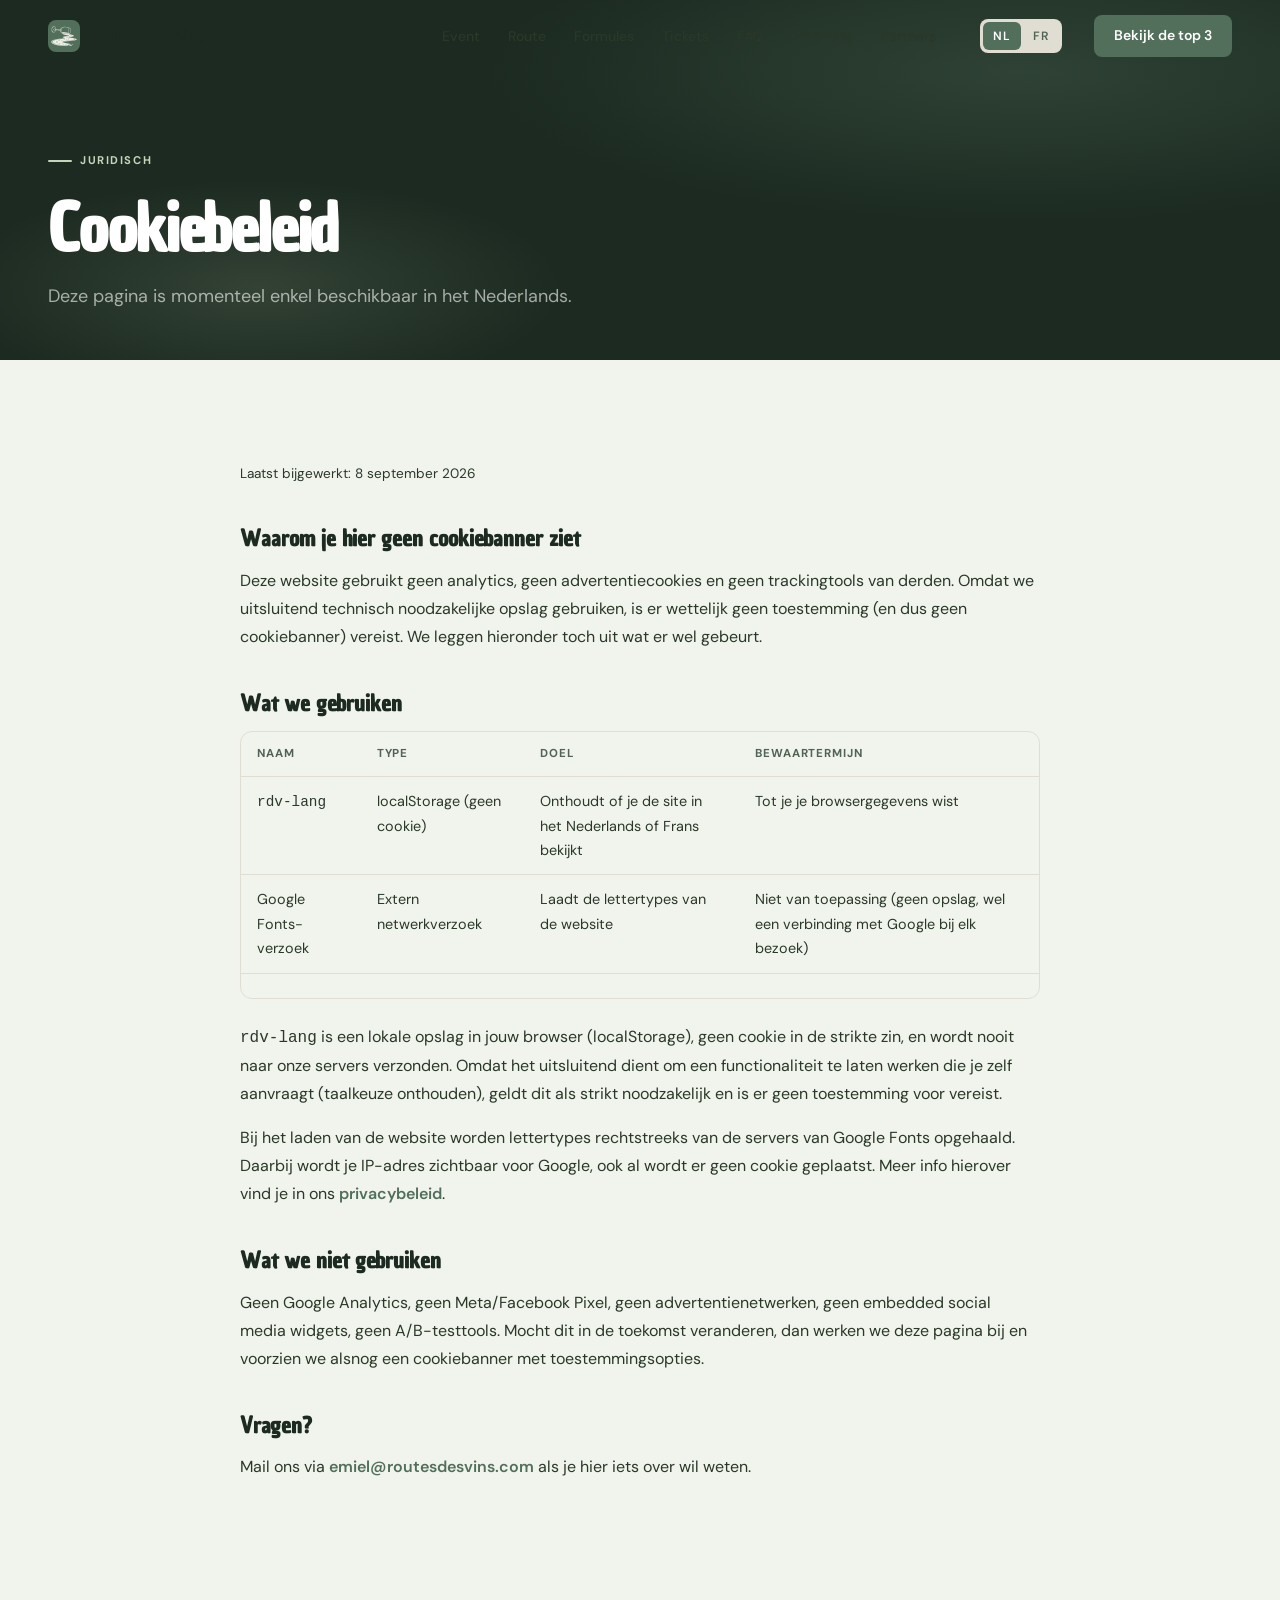
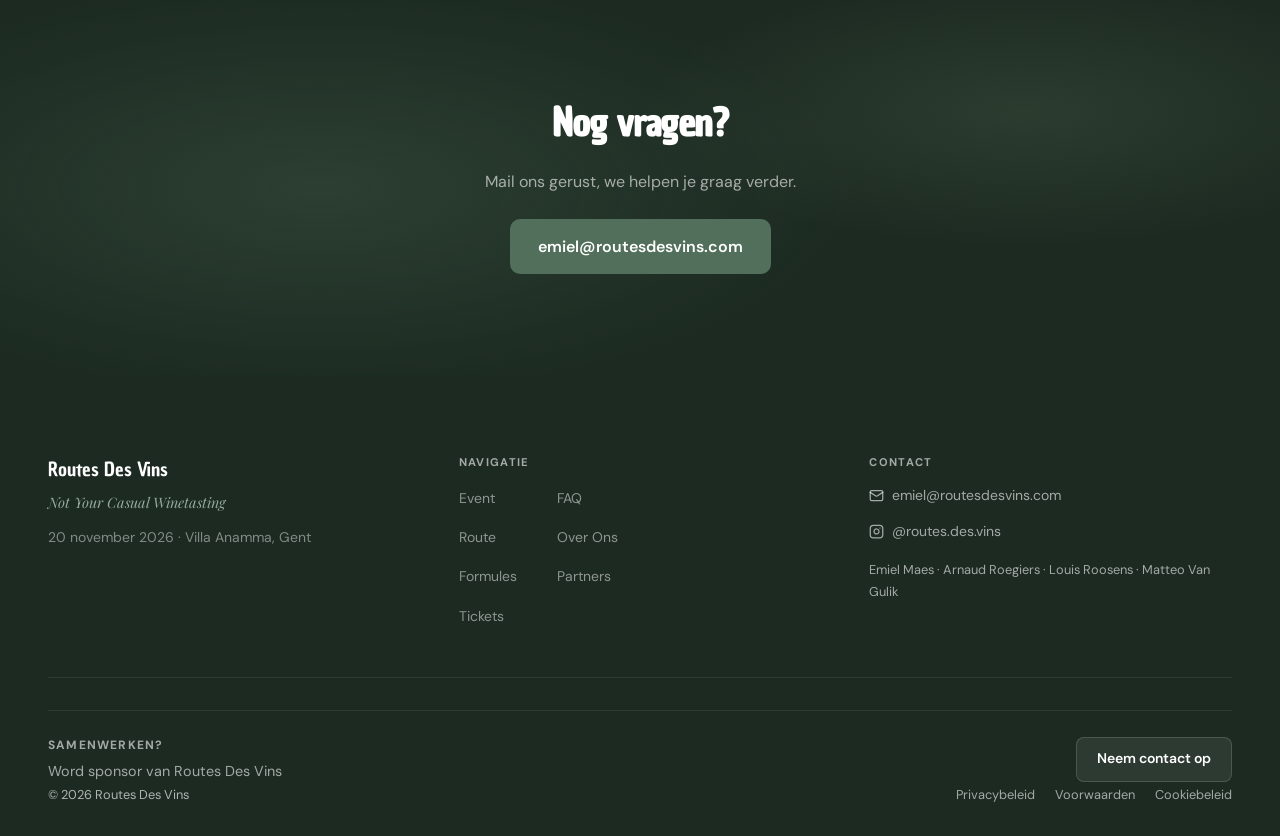
<file: cookiebeleid.html>
<!DOCTYPE html>
<html lang="nl">
<head>
  <meta charset="UTF-8">
  <meta name="viewport" content="width=device-width, initial-scale=1.0">
  <title>Cookiebeleid — Routes Des Vins</title>
  <link rel="stylesheet" href="styles.css">
  <link rel="preconnect" href="https://fonts.googleapis.com">
  <link href="https://fonts.googleapis.com/css2?family=Chau+Philomene+One:ital@0;1&family=DM+Sans:ital,opsz,wght@0,9..40,300;0,9..40,400;0,9..40,500;0,9..40,600;1,9..40,300&family=Playfair+Display:ital@1&display=swap" rel="stylesheet">
  <style>
    .legal-prose h2 { font-size: 1.4rem; margin: 2.5rem 0 1rem; }
    .legal-prose h2:first-child { margin-top: 0; }
    .legal-prose p { margin: 0 0 1rem; color: var(--c-text); line-height: 1.75; }
    .legal-prose a { color: var(--c-forest); font-weight: 600; }
    .legal-meta { font-size: 0.85rem; color: var(--c-text-light); margin-bottom: 2.5rem; }
    .cookie-table { width: 100%; border-collapse: collapse; margin: 0 0 1.5rem; font-size: 0.9rem; }
    .cookie-table th, .cookie-table td { text-align: left; padding: 0.75rem 1rem; border-bottom: 1px solid var(--c-offwhite); vertical-align: top; }
    .cookie-table th { font-size: 0.72rem; font-weight: 700; letter-spacing: 0.08em; text-transform: uppercase; color: var(--c-text-light); }
    .table-wrapper { overflow-x: auto; border-radius: 12px; border: 1px solid var(--c-offwhite); margin-bottom: 1.5rem; }
    .cta-banner { background: var(--c-dark); position: relative; overflow: hidden; text-align: center; }
    .cta-banner::before {
      content: '';
      position: absolute;
      inset: 0;
      background:
        radial-gradient(ellipse 60% 80% at 25% 50%, rgba(81,111,90,.3) 0%, transparent 70%),
        radial-gradient(ellipse 50% 60% at 80% 30%, rgba(140,161,128,.15) 0%, transparent 60%);
    }
    .cta-banner > .container { position: relative; z-index: 1; }
  </style>
</head>
<body>

<nav class="nav scrolled">
  <a href="index.html" class="nav-logo">
    <img src="fotos/logo-mark.png" alt="Routes Des Vins" width="32" height="32">
    Routes Des Vins
  </a>
  <ul class="nav-links">
    <li><a href="event.html" data-i18n="nav_event">Event</a></li>
    <li><a href="route.html" data-i18n="nav_route">Route</a></li>
    <li><a href="formules.html" data-i18n="nav_formules">Formules</a></li>
    <li><a href="tickets.html" data-i18n="nav_tickets">Tickets</a></li>
    <li><a href="faq.html" data-i18n="nav_faq">FAQ</a></li>
    <li><a href="over-ons.html" data-i18n="nav_about">Over Ons</a></li>
    <li><a href="partners.html" data-i18n="nav_partners">Partners</a></li>
  </ul>
  <div class="nav-lang">
    <button class="lang-btn" data-lang="nl">NL</button>
    <button class="lang-btn" data-lang="fr">FR</button>
  </div>
  <a href="index.html#top3" class="nav-cta" data-i18n="nav_cta">Bekijk de top 3</a>
  <button class="nav-hamburger" aria-label="Menu">
    <span></span><span></span><span></span>
  </button>
</nav>
<div class="nav-mobile">
  <a href="event.html" data-i18n="nav_event">Event</a>
  <a href="route.html" data-i18n="nav_route">Route</a>
  <a href="formules.html" data-i18n="nav_formules">Formules</a>
  <a href="tickets.html" data-i18n="nav_tickets">Tickets</a>
  <a href="faq.html" data-i18n="nav_faq">FAQ</a>
  <a href="over-ons.html" data-i18n="nav_about">Over Ons</a>
  <a href="partners.html" data-i18n="nav_partners">Partners</a>
  <a href="index.html#top3" class="mobile-cta" data-i18n="nav_cta">Bekijk de top 3</a>
  <div class="mobile-lang">
    <button class="lang-btn" data-lang="nl">NL</button>
    <button class="lang-btn" data-lang="fr">FR</button>
  </div>
</div>

<header class="page-header">
  <div class="container page-header-content" style="width:100%">
    <span class="section-eyebrow">Juridisch</span>
    <h1 class="display-lg reveal" style="margin-top:0.5rem">Cookiebeleid</h1>
    <p class="body-lg reveal delay-1" style="max-width:560px;margin-top:1rem;color:rgba(255,255,255,.6)">Deze pagina is momenteel enkel beschikbaar in het Nederlands.</p>
  </div>
</header>

<section class="section" style="background:var(--c-cream)">
  <div class="container-sm legal-prose">
    <p class="legal-meta">Laatst bijgewerkt: 8 september 2026</p>

    <h2>Waarom je hier geen cookiebanner ziet</h2>
    <p>Deze website gebruikt geen analytics, geen advertentiecookies en geen trackingtools van derden. Omdat we uitsluitend technisch noodzakelijke opslag gebruiken, is er wettelijk geen toestemming (en dus geen cookiebanner) vereist. We leggen hieronder toch uit wat er wel gebeurt.</p>

    <h2>Wat we gebruiken</h2>
    <div class="table-wrapper">
      <table class="cookie-table">
        <thead>
          <tr>
            <th>Naam</th>
            <th>Type</th>
            <th>Doel</th>
            <th>Bewaartermijn</th>
          </tr>
        </thead>
        <tbody>
          <tr>
            <td><code>rdv-lang</code></td>
            <td>localStorage (geen cookie)</td>
            <td>Onthoudt of je de site in het Nederlands of Frans bekijkt</td>
            <td>Tot je je browsergegevens wist</td>
          </tr>
          <tr>
            <td>Google Fonts-verzoek</td>
            <td>Extern netwerkverzoek</td>
            <td>Laadt de lettertypes van de website</td>
            <td>Niet van toepassing (geen opslag, wel een verbinding met Google bij elk bezoek)</td>
          </tr>
        </tbody>
      </table>
    </div>
    <p><code>rdv-lang</code> is een lokale opslag in jouw browser (localStorage), geen cookie in de strikte zin, en wordt nooit naar onze servers verzonden. Omdat het uitsluitend dient om een functionaliteit te laten werken die je zelf aanvraagt (taalkeuze onthouden), geldt dit als strikt noodzakelijk en is er geen toestemming voor vereist.</p>
    <p>Bij het laden van de website worden lettertypes rechtstreeks van de servers van Google Fonts opgehaald. Daarbij wordt je IP-adres zichtbaar voor Google, ook al wordt er geen cookie geplaatst. Meer info hierover vind je in ons <a href="privacybeleid.html">privacybeleid</a>.</p>

    <h2>Wat we niet gebruiken</h2>
    <p>Geen Google Analytics, geen Meta/Facebook Pixel, geen advertentienetwerken, geen embedded social media widgets, geen A/B-testtools. Mocht dit in de toekomst veranderen, dan werken we deze pagina bij en voorzien we alsnog een cookiebanner met toestemmingsopties.</p>

    <h2>Vragen?</h2>
    <p>Mail ons via <a href="mailto:emiel@routesdesvins.com">emiel@routesdesvins.com</a> als je hier iets over wil weten.</p>
  </div>
</section>

<section class="section cta-banner">
  <div class="container" style="display:flex;flex-direction:column;align-items:center;gap:1.5rem">
    <h2 class="display-md reveal" style="color:#fff;text-align:center">Nog vragen?</h2>
    <p class="reveal delay-1" style="color:rgba(255,255,255,.6);text-align:center;max-width:480px">Mail ons gerust, we helpen je graag verder.</p>
    <a href="mailto:emiel@routesdesvins.com" class="btn-primary reveal delay-2">emiel@routesdesvins.com</a>
  </div>
</section>

<footer class="footer">
  <div class="container">
    <div class="footer-top">
      <div>
        <div class="footer-brand">Routes Des Vins</div>
        <div class="footer-tagline" data-i18n="footer_tagline">Not Your Casual Winetasting</div>
        <p style="margin-top:0.75rem;font-size:0.875rem;color:rgba(255,255,255,.45)" data-i18n="footer_date">20 november 2026 · Villa Anamma, Gent</p>
      </div>
      <div>
        <div class="footer-label">Navigatie</div>
        <div style="display:flex;gap:2.5rem;">
          <ul class="footer-links">
            <li><a href="event.html" data-i18n="nav_event">Event</a></li>
            <li><a href="route.html" data-i18n="nav_route">Route</a></li>
            <li><a href="formules.html" data-i18n="nav_formules">Formules</a></li>
            <li><a href="tickets.html" data-i18n="nav_tickets">Tickets</a></li>
          </ul>
          <ul class="footer-links">
            <li><a href="faq.html" data-i18n="nav_faq">FAQ</a></li>
            <li><a href="over-ons.html" data-i18n="nav_about">Over Ons</a></li>
            <li><a href="partners.html" data-i18n="nav_partners">Partners</a></li>
          </ul>
        </div>
      </div>
      <div>
        <div class="footer-label" data-i18n="footer_contact">Contact</div>
        <p style="margin-bottom:0.5rem">
          <a href="mailto:emiel@routesdesvins.com" style="color:rgba(255,255,255,.6);font-size:0.875rem;display:inline-flex;align-items:center;gap:0.5rem">
            <svg width="15" height="15" viewBox="0 0 24 24" fill="none" stroke="currentColor" stroke-width="2" stroke-linecap="round" stroke-linejoin="round"><rect x="2" y="4" width="20" height="16" rx="2"/><path d="m22 7-8.97 5.7a1.94 1.94 0 0 1-2.06 0L2 7"/></svg>
            emiel@routesdesvins.com
          </a>
        </p>
        <p style="margin-bottom:0.75rem">
          <a href="https://instagram.com/routes.des.vins" target="_blank" rel="noopener" style="color:rgba(255,255,255,.6);font-size:0.875rem;display:inline-flex;align-items:center;gap:0.5rem">
            <svg width="15" height="15" viewBox="0 0 24 24" fill="none" stroke="currentColor" stroke-width="2" stroke-linecap="round" stroke-linejoin="round"><rect x="2" y="2" width="20" height="20" rx="5"/><path d="M16 11.37A4 4 0 1 1 12.63 8 4 4 0 0 1 16 11.37z"/><line x1="17.5" y1="6.5" x2="17.51" y2="6.5"/></svg>
            <span data-i18n="footer_instagram">@routes.des.vins</span>
          </a>
        </p>
        <p style="font-size:0.8rem;color:rgba(255,255,255,.6)" data-i18n="footer_org">Emiel Maes · Arnaud Roegiers · Louis Roosens · Matteo Van Gulik</p>
      </div>
    </div>
    <div style="border-top:1px solid rgba(255,255,255,.08);padding-top:1.5rem;margin-top:0.5rem;display:flex;align-items:center;justify-content:space-between;flex-wrap:wrap;gap:1rem;">
      <div>
        <div style="font-size:0.75rem;font-weight:700;letter-spacing:0.1em;text-transform:uppercase;color:rgba(255,255,255,.6);margin-bottom:0.25rem">Samenwerken?</div>
        <div style="font-size:0.9rem;color:rgba(255,255,255,.6)">Word sponsor van Routes Des Vins</div>
      </div>
      <a href="mailto:emiel@routesdesvins.com" style="display:inline-flex;align-items:center;gap:0.5rem;background:rgba(255,255,255,.08);border:1px solid rgba(255,255,255,.15);color:#fff;font-size:0.875rem;font-weight:600;padding:0.6rem 1.25rem;border-radius:8px;text-decoration:none">Neem contact op</a>
    </div>
    <div class="footer-bottom">
      <span data-i18n="footer_rights">© 2026 Routes Des Vins</span>
      <nav style="display:flex;gap:1.25rem;flex-wrap:wrap">
        <a href="privacybeleid.html" style="color:rgba(255,255,255,.6);font-size:0.8rem">Privacybeleid</a>
        <a href="voorwaarden.html" style="color:rgba(255,255,255,.6);font-size:0.8rem">Voorwaarden</a>
        <a href="cookiebeleid.html" style="color:rgba(255,255,255,.6);font-size:0.8rem">Cookiebeleid</a>
      </nav>
    </div>
  </div>
</footer>

<script src="translations.js"></script>
</body>
</html>
</file>
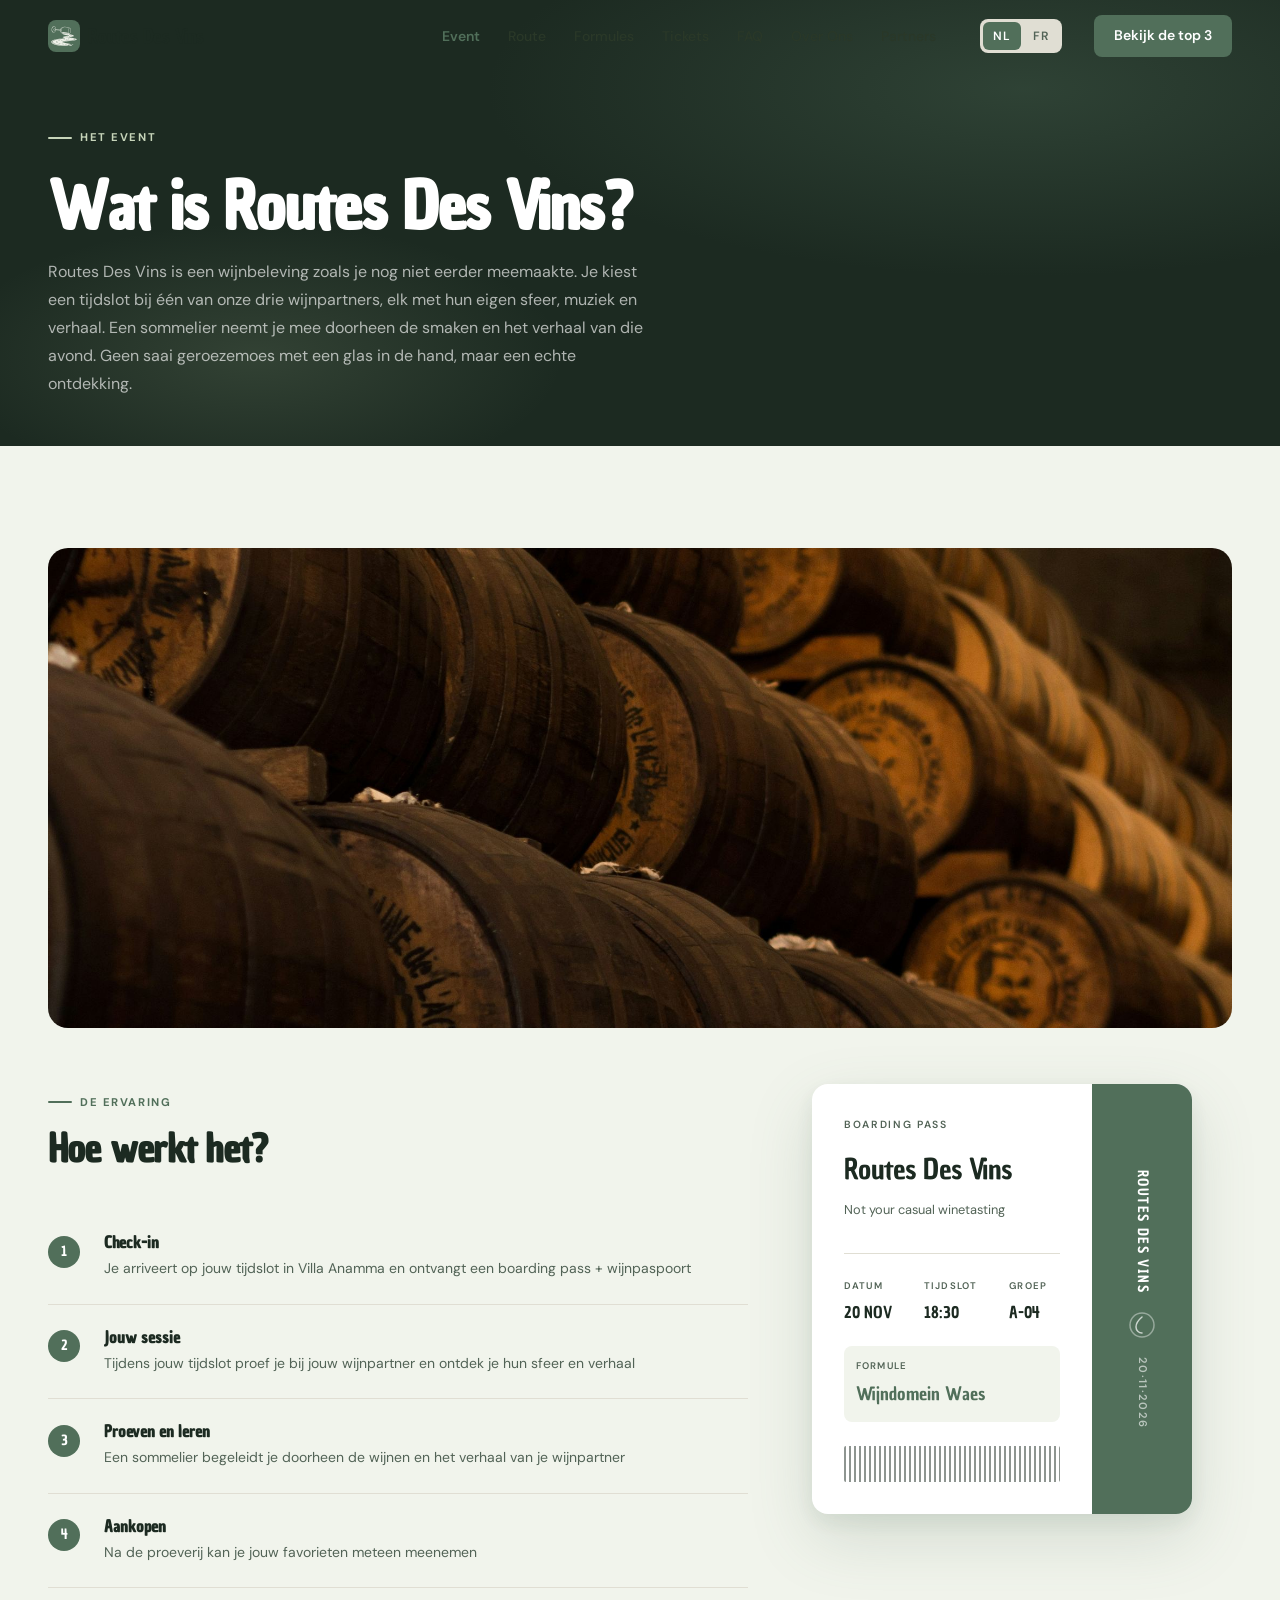
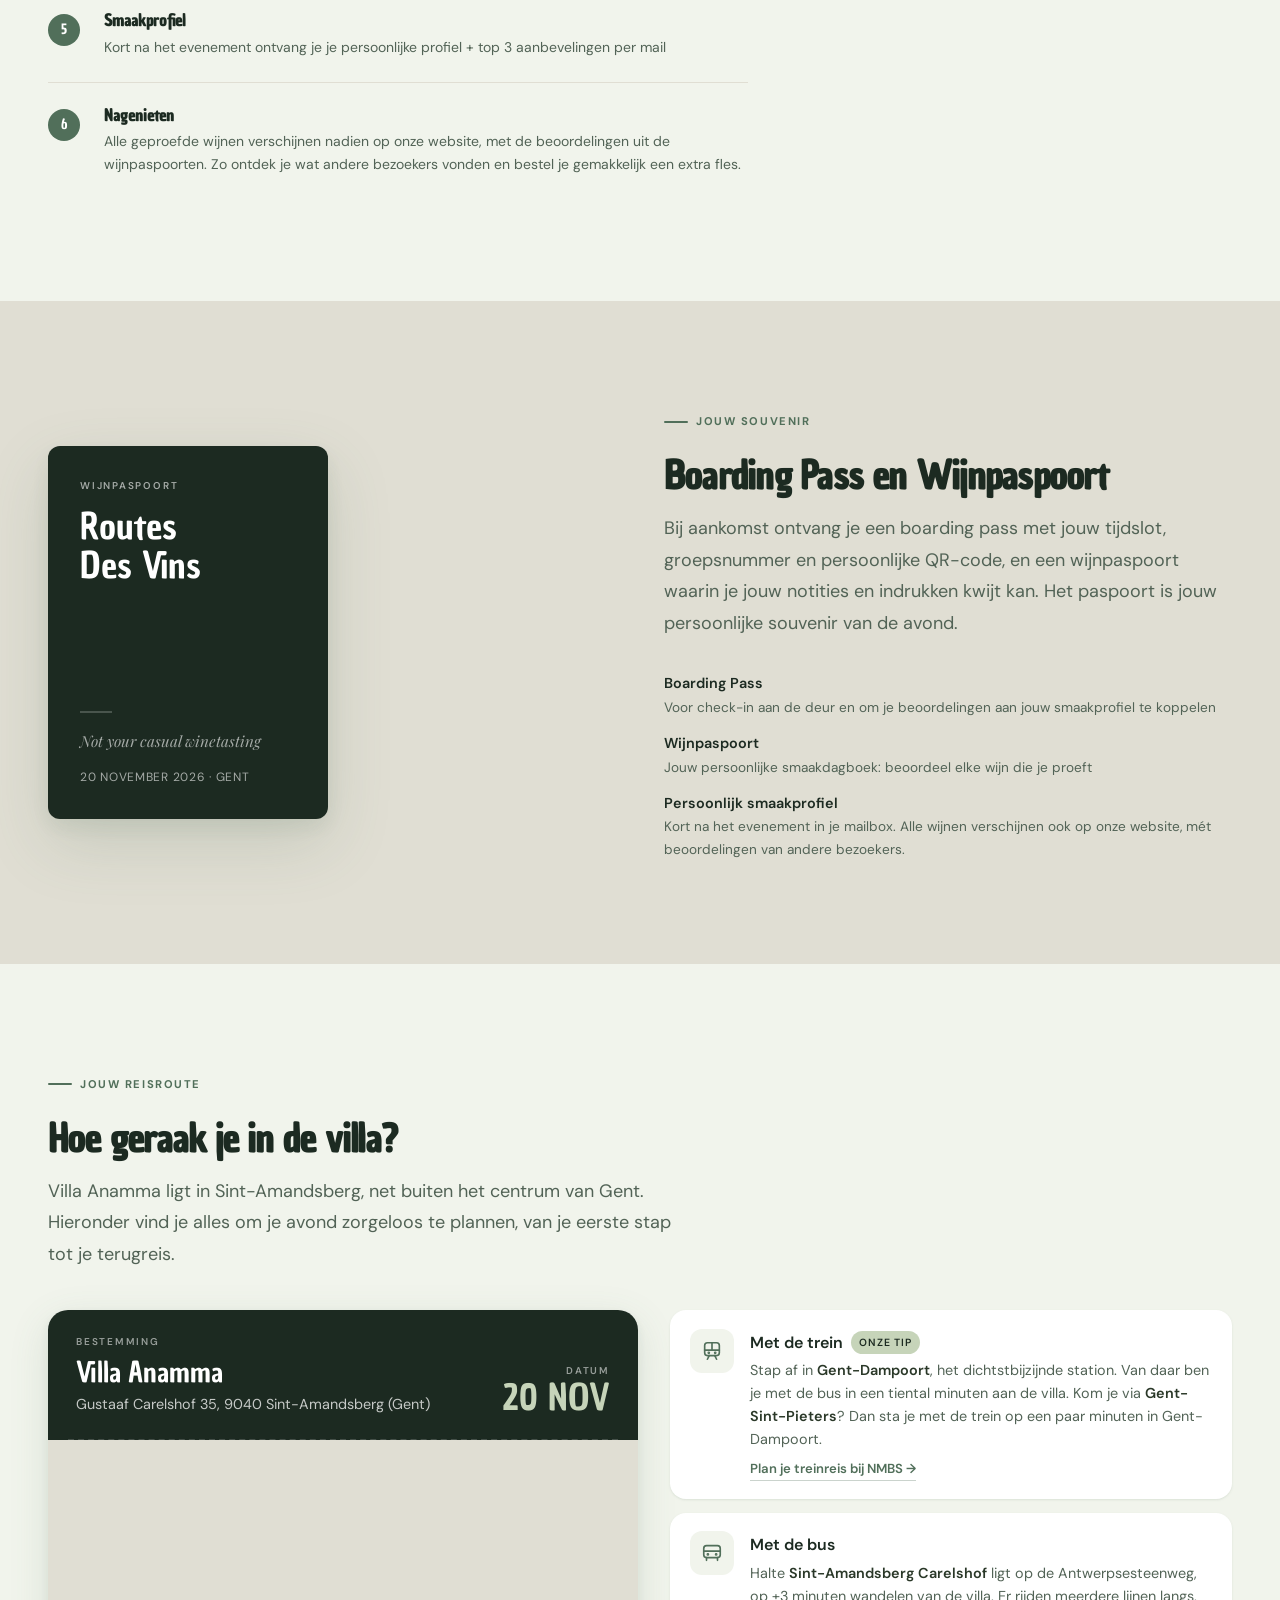
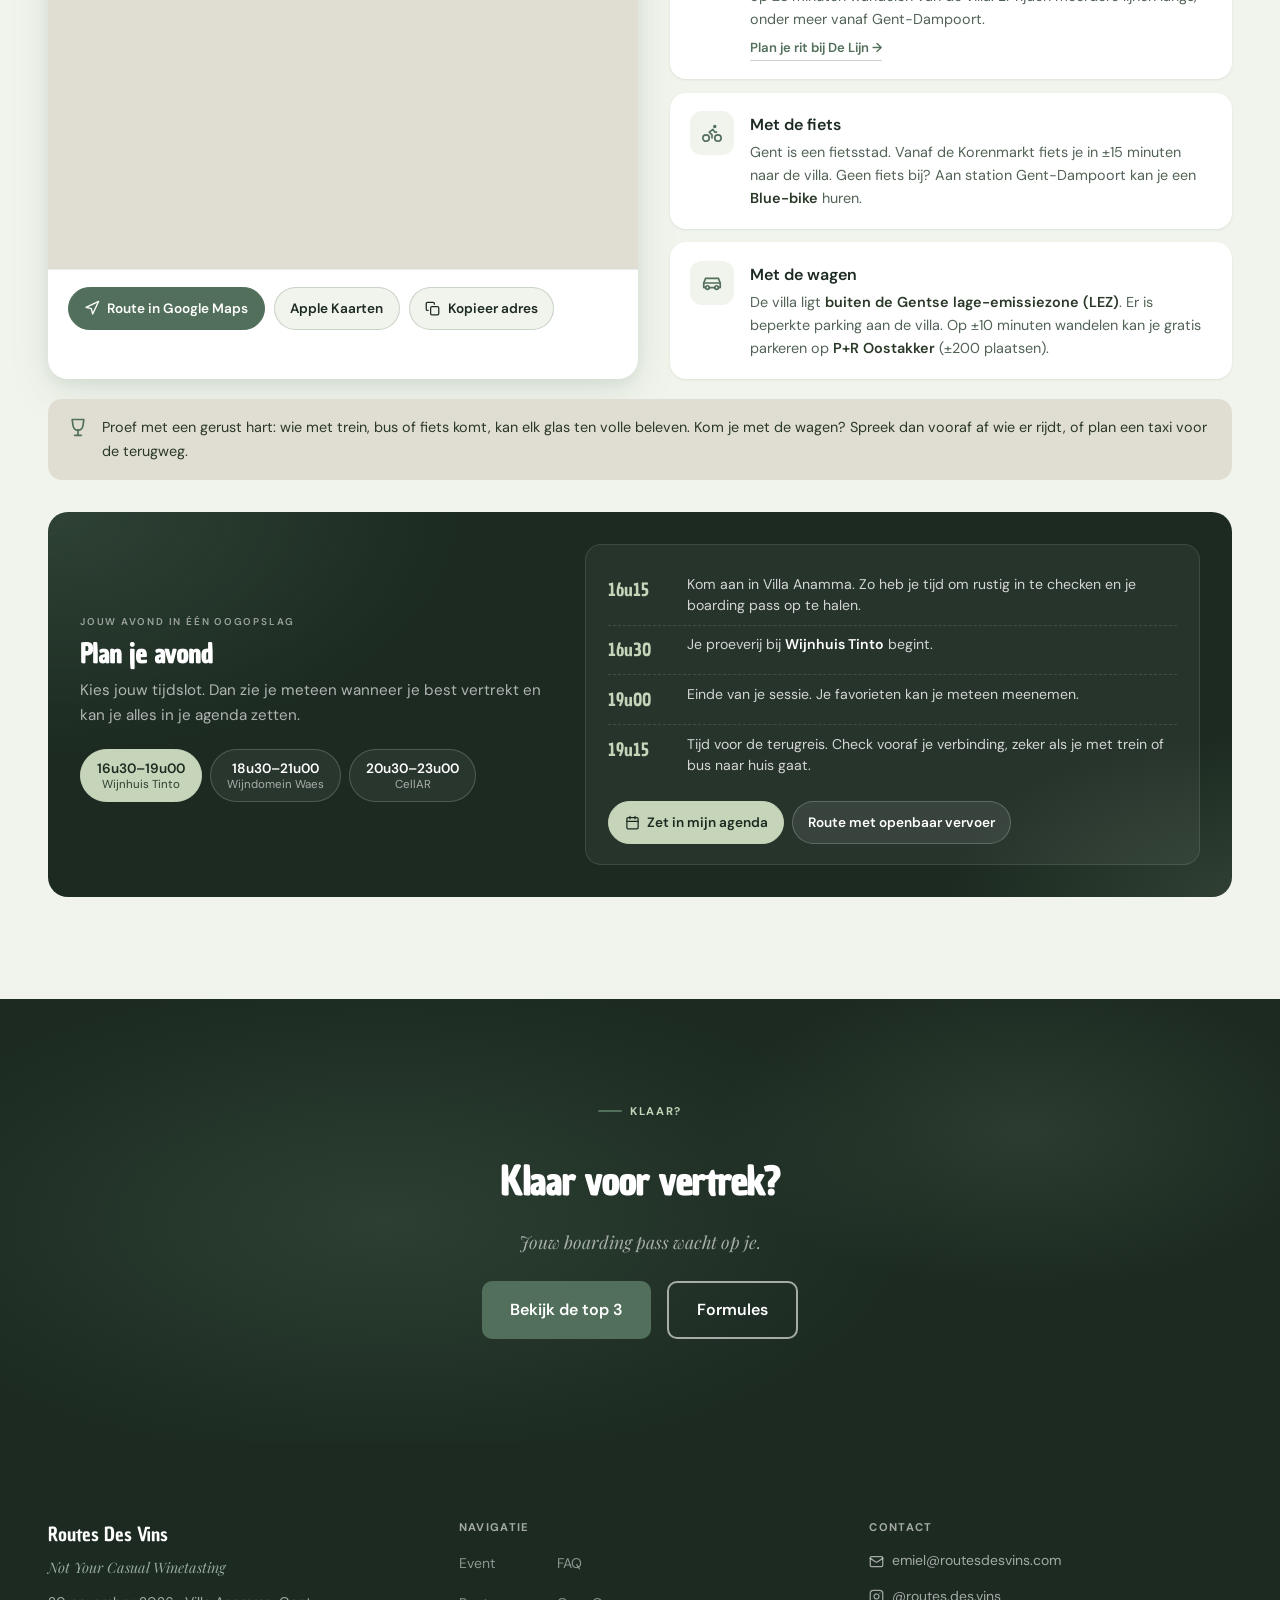
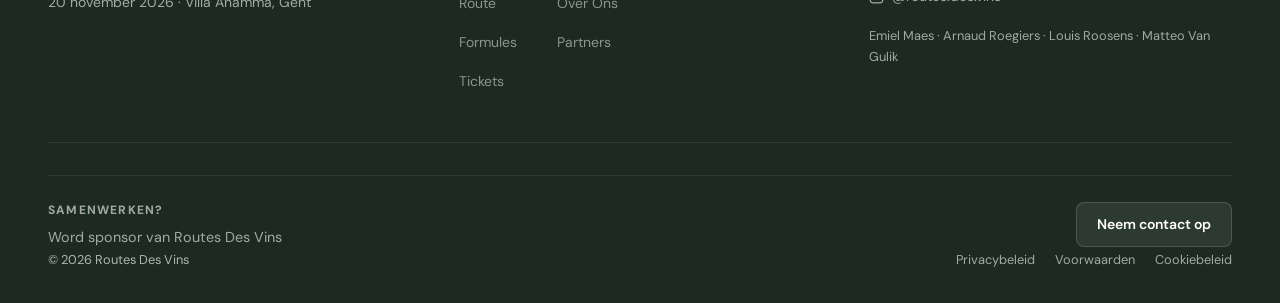
<file: event.html>
<!DOCTYPE html>
<html lang="nl">
<head>
  <meta charset="UTF-8">
  <meta name="viewport" content="width=device-width, initial-scale=1.0">
  <title>Het Event — Routes Des Vins</title>
  <link rel="stylesheet" href="styles.css">
  <link rel="preconnect" href="https://fonts.googleapis.com">
  <link href="https://fonts.googleapis.com/css2?family=Chau+Philomene+One:ital@0;1&family=DM+Sans:ital,opsz,wght@0,9..40,300;0,9..40,400;0,9..40,500;0,9..40,600;1,9..40,300&family=Playfair+Display:ital@1&display=swap" rel="stylesheet">
  <style>
    .how-grid {
      display: grid;
      grid-template-columns: 1fr 420px;
      gap: 4rem;
      align-items: start;
    }
    @media (max-width: 1024px) {
      .how-grid { grid-template-columns: 1fr; }
      .how-sticky { display: none; }
    }
    .passport-grid {
      display: grid;
      grid-template-columns: 1fr 1fr;
      gap: 3rem;
      align-items: center;
    }
    @media (max-width: 768px) {
      .passport-grid { grid-template-columns: 1fr; }
    }
    .cta-banner {
      background: var(--c-dark);
      position: relative;
      overflow: hidden;
      text-align: center;
    }
    .cta-banner::before {
      content: '';
      position: absolute;
      inset: 0;
      background:
        radial-gradient(ellipse 60% 80% at 30% 50%, rgba(81,111,90,.3) 0%, transparent 70%),
        radial-gradient(ellipse 40% 60% at 80% 30%, rgba(140,161,128,.15) 0%, transparent 60%);
      pointer-events: none;
    }
    .cta-banner > * { position: relative; z-index: 1; }

    /* ── Bereikbaarheid ── */
    .travel-head { max-width: 640px; margin-bottom: 2.5rem; }
    .travel-grid {
      display: grid;
      grid-template-columns: 1.05fr 1fr;
      gap: 2rem;
      align-items: stretch;
    }
    @media (max-width: 900px) { .travel-grid { grid-template-columns: 1fr; } }

    .dest-card {
      background: #fff;
      border-radius: 20px;
      box-shadow: var(--shadow-lg);
      overflow: hidden;
      display: flex;
      flex-direction: column;
    }
    .dest-top {
      background: var(--c-dark);
      color: #fff;
      padding: 1.5rem 1.75rem;
      display: flex;
      justify-content: space-between;
      align-items: flex-end;
      gap: 1rem;
      flex-wrap: wrap;
      position: relative;
    }
    .dest-top::after {
      content: '';
      position: absolute;
      left: 1.25rem; right: 1.25rem; bottom: -1px;
      border-bottom: 2px dashed rgba(255,255,255,.18);
    }
    .dest-label { font-size: 0.62rem; font-weight: 600; letter-spacing: 0.18em; text-transform: uppercase; color: rgba(255,255,255,.55); }
    .dest-name { font-family: var(--font-display); font-size: 1.75rem; line-height: 1.1; margin-top: 0.35rem; }
    .dest-addr { font-size: 0.9rem; color: rgba(255,255,255,.75); margin-top: 0.25rem; }
    .dest-code { font-family: var(--font-display); font-size: 2.25rem; color: var(--c-light); line-height: 1; }
    .dest-map { position: relative; flex: 1; min-height: 280px; background: var(--c-offwhite); }
    .dest-map iframe { position: absolute; inset: 0; width: 100%; height: 100%; border: 0; filter: saturate(.75); }
    .dest-actions { display: flex; flex-wrap: wrap; gap: 0.6rem; padding: 1.1rem 1.25rem; border-top: 1px solid rgba(81,111,90,.12); }
    .chip-btn {
      display: inline-flex; align-items: center; gap: 0.45rem;
      font-family: var(--font-body); font-size: 0.85rem; font-weight: 600;
      padding: 0.55rem 0.95rem; border-radius: 999px;
      border: 1.5px solid rgba(81,111,90,.25); background: var(--c-cream); color: var(--c-dark);
      cursor: pointer;
      transition: background .2s var(--ease-out), border-color .2s var(--ease-out), transform .2s var(--ease-spring);
    }
    .chip-btn:hover { background: var(--c-light); border-color: var(--c-sage); transform: translateY(-1px); }
    .chip-btn:active { transform: translateY(0); }
    .chip-btn:focus-visible { outline: 3px solid var(--c-sage); outline-offset: 2px; }
    .chip-btn.primary { background: var(--c-forest); border-color: var(--c-forest); color: #fff; }
    .chip-btn.primary:hover { background: var(--c-dark-mid); border-color: var(--c-dark-mid); }
    .chip-btn svg { flex-shrink: 0; }

    .modes { display: flex; flex-direction: column; gap: 0.85rem; }
    .mode {
      background: #fff; border-radius: 16px; padding: 1.15rem 1.25rem;
      box-shadow: var(--shadow-sm);
      display: grid; grid-template-columns: 44px 1fr; gap: 1rem; align-items: start;
    }
    .mode-icon {
      width: 44px; height: 44px; border-radius: 12px;
      background: var(--c-cream); color: var(--c-forest);
      display: grid; place-items: center;
    }
    .mode-title { font-weight: 600; color: var(--c-dark); font-size: 1rem; display: flex; align-items: center; gap: 0.5rem; flex-wrap: wrap; }
    .mode-tag { font-size: 0.65rem; font-weight: 600; letter-spacing: 0.08em; text-transform: uppercase; background: var(--c-light); color: var(--c-dark); padding: 0.15rem 0.5rem; border-radius: 999px; }
    .mode-body { font-size: 0.9rem; color: var(--c-text-light); margin-top: 0.2rem; line-height: 1.6; }
    .mode-body strong { color: var(--c-text); font-weight: 600; }
    .mode-link { display: inline-block; margin-top: 0.4rem; font-size: 0.82rem; font-weight: 600; color: var(--c-forest); border-bottom: 1px solid rgba(81,111,90,.3); }
    .mode-link:hover { color: var(--c-dark); border-color: var(--c-dark); }
    .mode-link:focus-visible { outline: 2px solid var(--c-sage); outline-offset: 2px; }

    /* Planner */
    .planner {
      margin-top: 2rem;
      background: var(--c-dark);
      color: #fff;
      border-radius: 20px;
      padding: 2rem;
      position: relative;
      overflow: hidden;
    }
    .planner::before {
      content: ''; position: absolute; inset: 0; pointer-events: none;
      background:
        radial-gradient(ellipse 50% 90% at 0% 0%, rgba(81,111,90,.35) 0%, transparent 70%),
        radial-gradient(ellipse 40% 70% at 100% 100%, rgba(140,161,128,.18) 0%, transparent 60%);
    }
    .planner > * { position: relative; }
    .planner-grid { display: grid; grid-template-columns: 1fr 1.3fr; gap: 2rem; align-items: center; }
    @media (max-width: 900px) { .planner-grid { grid-template-columns: 1fr; } .planner { padding: 1.5rem; } }
    .planner h3 { color: #fff; font-size: 1.6rem; }
    .planner p.lead { color: rgba(255,255,255,.65); font-size: 0.95rem; margin-top: 0.5rem; }
    .slot-pick { display: flex; flex-wrap: wrap; gap: 0.5rem; margin-top: 1.25rem; }
    .slot-btn {
      font-family: var(--font-body); font-size: 0.85rem; font-weight: 600;
      padding: 0.6rem 1rem; border-radius: 999px; cursor: pointer;
      background: rgba(255,255,255,.06); color: #fff; border: 1.5px solid rgba(255,255,255,.18);
      transition: background .2s var(--ease-out), border-color .2s var(--ease-out), transform .2s var(--ease-spring);
    }
    .slot-btn small { display: block; font-weight: 400; font-size: 0.72rem; color: rgba(255,255,255,.6); }
    .slot-btn:hover { border-color: var(--c-light); transform: translateY(-1px); }
    .slot-btn:active { transform: translateY(0); }
    .slot-btn:focus-visible { outline: 3px solid var(--c-sage); outline-offset: 2px; }
    .slot-btn[aria-pressed="true"] { background: var(--c-light); color: var(--c-dark); border-color: var(--c-light); }
    .slot-btn[aria-pressed="true"] small { color: var(--c-dark-mid); }

    .itin { background: rgba(255,255,255,.05); border: 1px solid rgba(255,255,255,.1); border-radius: 16px; padding: 1.25rem 1.4rem; }
    .itin-row { display: grid; grid-template-columns: 64px 1fr; gap: 0.9rem; padding: 0.55rem 0; position: relative; }
    .itin-row + .itin-row { border-top: 1px dashed rgba(255,255,255,.12); }
    .itin-time { font-family: var(--font-display); font-size: 1.15rem; color: var(--c-light); }
    .itin-txt { font-size: 0.88rem; color: rgba(255,255,255,.8); line-height: 1.5; }
    .itin-txt strong { color: #fff; font-weight: 600; }
    .itin-actions { display: flex; flex-wrap: wrap; gap: 0.5rem; margin-top: 1rem; }
    .itin-actions .chip-btn { background: rgba(255,255,255,.08); border-color: rgba(255,255,255,.2); color: #fff; }
    .itin-actions .chip-btn:hover { background: rgba(255,255,255,.16); border-color: var(--c-light); }
    .itin-actions .chip-btn.primary { background: var(--c-light); border-color: var(--c-light); color: var(--c-dark); }
    .itin-actions .chip-btn.primary:hover { background: #fff; border-color: #fff; }

    .care-note {
      margin-top: 1.25rem; display: flex; gap: 0.85rem; align-items: flex-start;
      background: var(--c-offwhite); border-radius: 14px; padding: 1rem 1.25rem;
      font-size: 0.9rem; color: var(--c-text);
    }
    .care-note .ico { color: var(--c-forest); flex-shrink: 0; margin-top: 2px; }
    .copy-toast { font-size: 0.8rem; color: var(--c-forest); font-weight: 600; opacity: 0; transition: opacity .25s var(--ease-out); align-self: center; }
    .copy-toast.show { opacity: 1; }
  </style>
</head>
<body>

<nav class="nav">
  <a href="index.html" class="nav-logo">
    <img src="fotos/logo-mark.png" alt="Routes Des Vins" width="32" height="32">
    Routes Des Vins
  </a>
  <ul class="nav-links">
    <li><a href="event.html" class="active" data-i18n="nav_event">Event</a></li>
    <li><a href="route.html" data-i18n="nav_route">Route</a></li>
    <li><a href="formules.html" data-i18n="nav_formules">Formules</a></li>
    <li><a href="tickets.html" data-i18n="nav_tickets">Tickets</a></li>
    <li><a href="faq.html" data-i18n="nav_faq">FAQ</a></li>
    <li><a href="over-ons.html" data-i18n="nav_about">Over Ons</a></li>
    <li><a href="partners.html" data-i18n="nav_partners">Partners</a></li>
  </ul>
  <div class="nav-lang">
    <button class="lang-btn" data-lang="nl">NL</button>
    <button class="lang-btn" data-lang="fr">FR</button>
  </div>
  <a href="index.html#top3" class="nav-cta" data-i18n="nav_cta">Bekijk de top 3</a>
  <button class="nav-hamburger" aria-label="Menu">
    <span></span><span></span><span></span>
  </button>
</nav>
<div class="nav-mobile">
  <a href="event.html" data-i18n="nav_event">Event</a>
  <a href="route.html" data-i18n="nav_route">Route</a>
  <a href="formules.html" data-i18n="nav_formules">Formules</a>
  <a href="tickets.html" data-i18n="nav_tickets">Tickets</a>
  <a href="faq.html" data-i18n="nav_faq">FAQ</a>
  <a href="over-ons.html" data-i18n="nav_about">Over Ons</a>
  <a href="partners.html" data-i18n="nav_partners">Partners</a>
  <a href="index.html#top3" class="mobile-cta" data-i18n="nav_cta">Bekijk de top 3</a>
  <div class="mobile-lang">
    <button class="lang-btn" data-lang="nl">NL</button>
    <button class="lang-btn" data-lang="fr">FR</button>
  </div>
</div>

<!-- Page Header -->
<header class="page-header">
  <div class="container page-header-content" style="width:100%">
    <span class="section-eyebrow" data-i18n="event_eyebrow">Het Event</span>
    <h1 class="display-lg reveal" style="margin-top:0.5rem;max-width:700px" data-i18n="event_title">Wat is Routes Des Vins?</h1>
    <p class="body-lg reveal delay-1" style="max-width:600px;margin-top:1rem;color:rgba(255,255,255,.65);font-size:1rem" data-i18n="event_body">Routes Des Vins is een wijnbeleving zoals je nog niet eerder meemaakte. Je kiest een tijdslot bij één van onze drie wijnpartners, elk met hun eigen sfeer, muziek en verhaal. Een sommelier neemt je mee doorheen de smaken en het verhaal van die avond. Geen saai geroezemoes met een glas in de hand, maar een echte ontdekking.</p>
  </div>
</header>

<!-- How It Works -->
<section class="section" style="background:var(--c-cream)">
  <div class="container">
    <!-- Sfeer foto -->
    <div style="width:100%;margin-bottom:3.5rem;border-radius:20px;overflow:hidden;">
      <img src="fotos/sfeer2.jpg" alt="Routes Des Vins sfeer" style="width:100%;max-height:480px;object-fit:cover;object-position:center;display:block;">
    </div>
    <div class="how-grid">
      <!-- Steps -->
      <div>
        <span class="section-eyebrow reveal">De ervaring</span>
        <h2 class="display-md reveal delay-1" style="margin-bottom:2.5rem" data-i18n="how_title">Hoe werkt het?</h2>

        <div class="step-item reveal delay-1">
          <div class="step-number">1</div>
          <div>
            <h4 style="font-size:1rem;margin-bottom:0.35rem" data-i18n="step1_title">Check-in</h4>
            <p class="text-muted body-sm" data-i18n="step1_body">Je arriveert op jouw tijdslot in Villa Anamma en ontvangt een boarding pass + wijnpaspoort</p>
          </div>
        </div>

        <div class="step-item reveal delay-2">
          <div class="step-number">2</div>
          <div>
            <h4 style="font-size:1rem;margin-bottom:0.35rem" data-i18n="step2_title">Jouw sessie</h4>
            <p class="text-muted body-sm" data-i18n="step2_body">Tijdens jouw tijdslot proef je bij jouw wijnpartner en ontdek je hun sfeer en verhaal</p>
          </div>
        </div>

        <div class="step-item reveal delay-3">
          <div class="step-number">3</div>
          <div>
            <h4 style="font-size:1rem;margin-bottom:0.35rem" data-i18n="step3_title">Proeven en leren</h4>
            <p class="text-muted body-sm" data-i18n="step3_body">Een sommelier begeleidt je doorheen de wijnen en het verhaal van je wijnpartner</p>
          </div>
        </div>

        <div class="step-item reveal delay-4">
          <div class="step-number">4</div>
          <div>
            <h4 style="font-size:1rem;margin-bottom:0.35rem" data-i18n="step4_title">Aankopen</h4>
            <p class="text-muted body-sm" data-i18n="step4_body">Na de proeverij kan je jouw favorieten meteen meenemen</p>
          </div>
        </div>

        <div class="step-item reveal delay-5">
          <div class="step-number">5</div>
          <div>
            <h4 style="font-size:1rem;margin-bottom:0.35rem" data-i18n="step5_title">Smaakprofiel</h4>
            <p class="text-muted body-sm" data-i18n="step5_body">Kort na het evenement ontvang je je persoonlijke profiel + top 3 aanbevelingen per mail</p>
          </div>
        </div>

        <div class="step-item reveal delay-6">
          <div class="step-number">6</div>
          <div>
            <h4 style="font-size:1rem;margin-bottom:0.35rem" data-i18n="step6_title">Nagenieten</h4>
            <p class="text-muted body-sm" data-i18n="step6_body">Alle geproefde wijnen verschijnen nadien op onze website, met de beoordelingen uit de wijnpaspoorten. Zo ontdek je wat andere bezoekers vonden en bestel je gemakkelijk een extra fles.</p>
          </div>
        </div>
      </div>

      <!-- Boarding pass mockup -->
      <div class="how-sticky" style="position:sticky;top:calc(var(--nav-h) + 2rem)">
        <div class="boarding-pass reveal-scale" style="max-width:380px">
          <div class="boarding-pass-main">
            <div class="label" style="color:var(--c-text-light);font-size:0.65rem;margin-bottom:0.75rem;letter-spacing:0.16em">BOARDING PASS</div>
            <div style="font-family:var(--font-display);font-size:1.75rem;letter-spacing:-0.02em;color:var(--c-dark)">Routes Des Vins</div>
            <div style="font-size:0.8rem;color:var(--c-text-light);margin:0.35rem 0 0">Not your casual winetasting</div>
            <div style="display:flex;gap:2rem;margin-top:2rem;padding-top:1.5rem;border-top:1px solid var(--c-offwhite)">
              <div>
                <div class="label" style="color:var(--c-text-light);font-size:0.6rem;margin-bottom:0.3rem">DATUM</div>
                <div style="font-family:var(--font-display);color:var(--c-dark);font-size:1rem">20 NOV</div>
              </div>
              <div>
                <div class="label" style="color:var(--c-text-light);font-size:0.6rem;margin-bottom:0.3rem">TIJDSLOT</div>
                <div style="font-family:var(--font-display);color:var(--c-dark);font-size:1rem">18:30</div>
              </div>
              <div>
                <div class="label" style="color:var(--c-text-light);font-size:0.6rem;margin-bottom:0.3rem">GROEP</div>
                <div style="font-family:var(--font-display);color:var(--c-dark);font-size:1rem">A-04</div>
              </div>
            </div>
            <div style="margin-top:1.25rem;padding:0.75rem;background:var(--c-cream);border-radius:8px">
              <div class="label" style="font-size:0.6rem;color:var(--c-text-light);margin-bottom:0.35rem">FORMULE</div>
              <div style="font-family:var(--font-display);color:var(--c-forest);font-size:1.1rem">Wijndomein Waes</div>
            </div>
            <div style="margin-top:1.5rem;height:36px;background:repeating-linear-gradient(90deg,var(--c-dark) 0,var(--c-dark) 2px,transparent 2px,transparent 5px);border-radius:2px;opacity:0.5"></div>
          </div>
          <div class="boarding-pass-stub">
            <div class="vertical-text">ROUTES DES VINS</div>
            <svg width="32" height="32" viewBox="0 0 32 32" fill="none">
              <circle cx="16" cy="16" r="12" stroke="rgba(255,255,255,.4)" stroke-width="1.5"/>
              <path d="M16 8C16 8 10 13 10 18C10 21.314 12.686 24 16 24" stroke="rgba(255,255,255,.7)" stroke-width="1.5" stroke-linecap="round"/>
            </svg>
            <div style="writing-mode:vertical-rl;font-size:0.7rem;color:rgba(255,255,255,.6);letter-spacing:0.12em;font-weight:600">20·11·2026</div>
          </div>
        </div>
      </div>
    </div>
  </div>
</section>

<!-- Boarding Pass & Passport Section -->
<section class="section" style="background:var(--c-offwhite)">
  <div class="container">
    <div class="passport-grid">
      <!-- Wine Passport Mockup -->
      <div class="reveal-scale">
        <div class="passport-cover" style="max-width:280px">
          <div>
            <div class="label" style="color:rgba(255,255,255,.6);font-size:0.62rem;letter-spacing:0.18em">WIJNPASPOORT</div>
            <div style="font-family:var(--font-display);color:#fff;font-size:2.25rem;line-height:1.1;margin-top:0.75rem">Routes<br>Des Vins</div>
          </div>
          <div>
            <div style="width:32px;height:2px;background:rgba(255,255,255,.2);margin-bottom:1rem"></div>
            <div style="font-family:var(--font-accent);font-style:italic;color:rgba(255,255,255,.6);font-size:0.95rem">Not your casual winetasting</div>
            <div style="margin-top:0.75rem;font-size:0.75rem;color:rgba(255,255,255,.6);letter-spacing:0.06em">20 NOVEMBER 2026 · GENT</div>
          </div>
        </div>
      </div>

      <!-- Text -->
      <div>
        <span class="section-eyebrow reveal">Jouw souvenir</span>
        <h2 class="display-md reveal delay-1" style="margin-top:0.5rem" data-i18n="passport_title">Boarding Pass en Wijnpaspoort</h2>
        <p class="body-lg reveal delay-2" style="margin-top:1rem;color:var(--c-text-light)" data-i18n="passport_body">Bij aankomst ontvang je een boarding pass met jouw tijdslot, groepsnummer en persoonlijke QR-code, en een wijnpaspoort waarin je jouw notities en indrukken kwijt kan. Het paspoort is jouw persoonlijke souvenir van de avond.</p>
        <div class="reveal delay-3" style="margin-top:2rem;display:flex;flex-direction:column;gap:0.75rem">
          <div style="display:flex;align-items:flex-start;gap:0.75rem">
            <div>
              <div style="font-weight:600;font-size:0.9rem;color:var(--c-dark)">Boarding Pass</div>
              <div style="font-size:0.85rem;color:var(--c-text-light)" data-i18n="passport_qr">Voor check-in aan de deur en om je beoordelingen aan jouw smaakprofiel te koppelen</div>
            </div>
          </div>
          <div style="display:flex;align-items:flex-start;gap:0.75rem">
            <div>
              <div style="font-weight:600;font-size:0.9rem;color:var(--c-dark)">Wijnpaspoort</div>
              <div style="font-size:0.85rem;color:var(--c-text-light)" data-i18n="passport_book">Jouw persoonlijke smaakdagboek: beoordeel elke wijn die je proeft</div>
            </div>
          </div>
          <div style="display:flex;align-items:flex-start;gap:0.75rem">
            <div>
              <div style="font-weight:600;font-size:0.9rem;color:var(--c-dark)">Persoonlijk smaakprofiel</div>
              <div style="font-size:0.85rem;color:var(--c-text-light)" data-i18n="passport_profile">Kort na het evenement in je mailbox. Alle wijnen verschijnen ook op onze website, mét beoordelingen van andere bezoekers.</div>
            </div>
          </div>
        </div>
      </div>
    </div>
  </div>
</section>

<!-- Bereikbaarheid -->
<section class="section" id="bereikbaarheid" style="background:var(--c-cream)">
  <div class="container">
    <div class="travel-head">
      <span class="section-eyebrow reveal" data-i18n="travel_eyebrow">Jouw reisroute</span>
      <h2 class="display-md reveal delay-1" style="margin-top:0.5rem" data-i18n="travel_title">Hoe geraak je in de villa?</h2>
      <p class="body-lg reveal delay-2" style="margin-top:1rem;color:var(--c-text-light)" data-i18n="travel_intro">Villa Anamma ligt in Sint-Amandsberg, net buiten het centrum van Gent. Hieronder vind je alles om je avond zorgeloos te plannen, van je eerste stap tot je terugreis.</p>
    </div>

    <div class="travel-grid">
      <!-- Bestemming + kaart -->
      <div class="dest-card reveal-scale">
        <div class="dest-top">
          <div>
            <div class="dest-label" data-i18n="travel_dest_label">Bestemming</div>
            <div class="dest-name">Villa Anamma</div>
            <div class="dest-addr">Gustaaf Carelshof 35, 9040 Sint-Amandsberg (Gent)</div>
          </div>
          <div style="text-align:right">
            <div class="dest-label" data-i18n="travel_date_label">Datum</div>
            <div class="dest-code">20 NOV</div>
          </div>
        </div>
        <div class="dest-map">
          <iframe
            title="Kaart Villa Anamma"
            src="https://maps.google.com/maps?q=Villa%20Anamma%2C%20Gustaaf%20Carelshof%2035%2C%209040%20Gent&z=15&output=embed"
            loading="lazy"
            referrerpolicy="no-referrer-when-downgrade"></iframe>
        </div>
        <div class="dest-actions">
          <a class="chip-btn primary" href="https://www.google.com/maps/dir/?api=1&destination=Villa%20Anamma%2C%20Gustaaf%20Carelshof%2035%2C%209040%20Gent" target="_blank" rel="noopener">
            <svg width="16" height="16" viewBox="0 0 24 24" fill="none" stroke="currentColor" stroke-width="2" stroke-linecap="round" stroke-linejoin="round"><polygon points="3 11 22 2 13 21 11 13 3 11"/></svg>
            <span data-i18n="travel_btn_gmaps">Route in Google Maps</span>
          </a>
          <a class="chip-btn" href="https://maps.apple.com/?daddr=Gustaaf%20Carelshof%2035%2C%209040%20Gent&q=Villa%20Anamma" target="_blank" rel="noopener">
            <span data-i18n="travel_btn_apple">Apple Kaarten</span>
          </a>
          <button class="chip-btn" type="button" id="copyAddr">
            <svg width="15" height="15" viewBox="0 0 24 24" fill="none" stroke="currentColor" stroke-width="2" stroke-linecap="round" stroke-linejoin="round"><rect x="9" y="9" width="13" height="13" rx="2"/><path d="M5 15H4a2 2 0 0 1-2-2V4a2 2 0 0 1 2-2h9a2 2 0 0 1 2 2v1"/></svg>
            <span data-i18n="travel_btn_copy">Kopieer adres</span>
          </button>
          <span class="copy-toast" id="copyToast" data-i18n="travel_copied">Gekopieerd!</span>
        </div>
      </div>

      <!-- Vervoerswijzen -->
      <div class="modes">
        <div class="mode reveal delay-1">
          <div class="mode-icon">
            <svg width="22" height="22" viewBox="0 0 24 24" fill="none" stroke="currentColor" stroke-width="1.8" stroke-linecap="round" stroke-linejoin="round"><rect x="4" y="3" width="16" height="14" rx="3"/><path d="M4 11h16"/><path d="M12 3v8"/><circle cx="8.5" cy="14" r="0.6" fill="currentColor"/><circle cx="15.5" cy="14" r="0.6" fill="currentColor"/><path d="m7 21 2-4"/><path d="m17 21-2-4"/></svg>
          </div>
          <div>
            <div class="mode-title"><span data-i18n="travel_train_title">Met de trein</span> <span class="mode-tag" data-i18n="travel_tag_tip">Onze tip</span></div>
            <div class="mode-body" data-i18n="travel_train_body">Stap af in <strong>Gent-Dampoort</strong>, het dichtstbijzijnde station. Van daar ben je met de bus in een tiental minuten aan de villa. Kom je via <strong>Gent-Sint-Pieters</strong>? Dan sta je met de trein op een paar minuten in Gent-Dampoort.</div>
            <a class="mode-link" href="https://www.belgiantrain.be/nl" target="_blank" rel="noopener" data-i18n="travel_train_link" data-i18n-href="travel_train_href">Plan je treinreis bij NMBS →</a>
          </div>
        </div>

        <div class="mode reveal delay-2">
          <div class="mode-icon">
            <svg width="22" height="22" viewBox="0 0 24 24" fill="none" stroke="currentColor" stroke-width="1.8" stroke-linecap="round" stroke-linejoin="round"><rect x="3" y="4" width="18" height="13" rx="3"/><path d="M3 10h18"/><circle cx="7.5" cy="13.5" r="0.6" fill="currentColor"/><circle cx="16.5" cy="13.5" r="0.6" fill="currentColor"/><path d="M6 17v3"/><path d="M18 17v3"/></svg>
          </div>
          <div>
            <div class="mode-title" data-i18n="travel_bus_title">Met de bus</div>
            <div class="mode-body" data-i18n="travel_bus_body">Halte <strong>Sint-Amandsberg Carelshof</strong> ligt op de Antwerpsesteenweg, op ±3 minuten wandelen van de villa. Er rijden meerdere lijnen langs, onder meer vanaf Gent-Dampoort.</div>
            <a class="mode-link" href="https://www.delijn.be/nl/routeplanner/" target="_blank" rel="noopener" data-i18n="travel_bus_link">Plan je rit bij De Lijn →</a>
          </div>
        </div>

        <div class="mode reveal delay-3">
          <div class="mode-icon">
            <svg width="22" height="22" viewBox="0 0 24 24" fill="none" stroke="currentColor" stroke-width="1.8" stroke-linecap="round" stroke-linejoin="round"><circle cx="5.5" cy="17.5" r="3.5"/><circle cx="18.5" cy="17.5" r="3.5"/><path d="M15 6a1 1 0 1 0 0-2 1 1 0 0 0 0 2z"/><path d="M12 17.5V14l-3-3 4-3 2 3h2"/></svg>
          </div>
          <div>
            <div class="mode-title" data-i18n="travel_bike_title">Met de fiets</div>
            <div class="mode-body" data-i18n="travel_bike_body">Gent is een fietsstad. Vanaf de Korenmarkt fiets je in ±15 minuten naar de villa. Geen fiets bij? Aan station Gent-Dampoort kan je een <strong>Blue-bike</strong> huren.</div>
          </div>
        </div>

        <div class="mode reveal delay-4">
          <div class="mode-icon">
            <svg width="22" height="22" viewBox="0 0 24 24" fill="none" stroke="currentColor" stroke-width="1.8" stroke-linecap="round" stroke-linejoin="round"><path d="M5 17H3v-5l2-5h14l2 5v5h-2"/><path d="M3 12h18"/><circle cx="7" cy="17" r="2"/><circle cx="17" cy="17" r="2"/><path d="M9 17h6"/></svg>
          </div>
          <div>
            <div class="mode-title" data-i18n="travel_car_title">Met de wagen</div>
            <div class="mode-body" data-i18n="travel_car_body">De villa ligt <strong>buiten de Gentse lage-emissiezone (LEZ)</strong>. Er is beperkte parking aan de villa. Op ±10 minuten wandelen kan je gratis parkeren op <strong>P+R Oostakker</strong> (±200 plaatsen).</div>
          </div>
        </div>
      </div>
    </div>

    <div class="care-note reveal">
      <svg class="ico" width="20" height="20" viewBox="0 0 24 24" fill="none" stroke="currentColor" stroke-width="2" stroke-linecap="round" stroke-linejoin="round"><path d="M8 22h8"/><path d="M12 15v7"/><path d="M5 3h14l-1 7a6 6 0 0 1-12 0z"/></svg>
      <div data-i18n="travel_care">Proef met een gerust hart: wie met trein, bus of fiets komt, kan elk glas ten volle beleven. Kom je met de wagen? Spreek dan vooraf af wie er rijdt, of plan een taxi voor de terugweg.</div>
    </div>

    <!-- Avondplanner -->
    <div class="planner reveal">
      <div class="planner-grid">
        <div>
          <span class="dest-label" data-i18n="planner_eyebrow">Jouw avond in één oogopslag</span>
          <h3 style="margin-top:0.5rem" data-i18n="planner_title">Plan je avond</h3>
          <p class="lead" data-i18n="planner_lead">Kies jouw tijdslot. Dan zie je meteen wanneer je best vertrekt en kan je alles in je agenda zetten.</p>
          <div class="slot-pick" role="group" aria-label="Kies je tijdslot">
            <button type="button" class="slot-btn" data-slot="0" aria-pressed="true">16u30–19u00<small>Wijnhuis Tinto</small></button>
            <button type="button" class="slot-btn" data-slot="1" aria-pressed="false">18u30–21u00<small>Wijndomein Waes</small></button>
            <button type="button" class="slot-btn" data-slot="2" aria-pressed="false">20u30–23u00<small>CellAR</small></button>
          </div>
        </div>
        <div class="itin" aria-live="polite">
          <div id="itinRows"></div>
          <div class="itin-actions">
            <button type="button" class="chip-btn primary" id="icsBtn">
              <svg width="15" height="15" viewBox="0 0 24 24" fill="none" stroke="currentColor" stroke-width="2" stroke-linecap="round" stroke-linejoin="round"><rect x="3" y="4" width="18" height="18" rx="2"/><path d="M16 2v4M8 2v4M3 10h18"/></svg>
              <span data-i18n="planner_ics">Zet in mijn agenda</span>
            </button>
            <a class="chip-btn" href="https://www.google.com/maps/dir/?api=1&destination=Villa%20Anamma%2C%20Gustaaf%20Carelshof%2035%2C%209040%20Gent&travelmode=transit" target="_blank" rel="noopener" data-i18n="planner_transit">Route met openbaar vervoer</a>
          </div>
        </div>
      </div>
    </div>
  </div>
</section>

<!-- CTA Banner -->
<section class="section cta-banner">
  <div class="container" style="display:flex;flex-direction:column;align-items:center;gap:1.5rem">
    <span class="section-eyebrow reveal" style="color:var(--c-light)" data-i18n="eyebrow_ready_cta">Klaar?</span>
    <h2 class="display-md reveal delay-1" style="color:#fff;text-align:center" data-i18n="cta_event_title">Klaar voor vertrek?</h2>
    <p class="reveal delay-2" style="color:rgba(255,255,255,.6);text-align:center;max-width:480px;font-family:var(--font-accent);font-style:italic;font-size:1.1rem" data-i18n="cta_event_sub">Jouw boarding pass wacht op je.</p>
    <div class="reveal delay-3" style="display:flex;gap:1rem;flex-wrap:wrap;justify-content:center">
      <a href="index.html#top3" class="btn-primary" data-i18n="nav_cta">Bekijk de top 3</a>
      <a href="formules.html" class="btn-secondary" style="border-color:rgba(255,255,255,.6);color:#fff" data-i18n="nav_formules">Formules</a>
    </div>
  </div>
</section>

<footer class="footer">
  <div class="container">
    <div class="footer-top">
      <div>
        <div class="footer-brand">Routes Des Vins</div>
        <div class="footer-tagline" data-i18n="footer_tagline">Not Your Casual Winetasting</div>
        <p style="margin-top:0.75rem;font-size:0.875rem;color:rgba(255,255,255,.6)" data-i18n="footer_date">20 november 2026 · Villa Anamma, Gent</p>
      </div>
      <div>
        <div class="footer-label">Navigatie</div>
        <div style="display:flex;gap:2.5rem;">
          <ul class="footer-links">
            <li><a href="event.html" data-i18n="nav_event">Event</a></li>
            <li><a href="route.html" data-i18n="nav_route">Route</a></li>
            <li><a href="formules.html" data-i18n="nav_formules">Formules</a></li>
            <li><a href="tickets.html" data-i18n="nav_tickets">Tickets</a></li>
          </ul>
          <ul class="footer-links">
            <li><a href="faq.html" data-i18n="nav_faq">FAQ</a></li>
            <li><a href="over-ons.html" data-i18n="nav_about">Over Ons</a></li>
            <li><a href="partners.html" data-i18n="nav_partners">Partners</a></li>
          </ul>
        </div>
      </div>
      <div>
        <div class="footer-label" data-i18n="footer_contact">Contact</div>
        <p style="margin-bottom:0.5rem">
          <a href="mailto:emiel@routesdesvins.com" style="color:rgba(255,255,255,.6);font-size:0.875rem;display:inline-flex;align-items:center;gap:0.5rem">
            <svg width="15" height="15" viewBox="0 0 24 24" fill="none" stroke="currentColor" stroke-width="2" stroke-linecap="round" stroke-linejoin="round"><rect x="2" y="4" width="20" height="16" rx="2"/><path d="m22 7-8.97 5.7a1.94 1.94 0 0 1-2.06 0L2 7"/></svg>
            emiel@routesdesvins.com
          </a>
        </p>
        <p style="margin-bottom:0.75rem">
          <a href="https://instagram.com/routes.des.vins" target="_blank" rel="noopener" style="color:rgba(255,255,255,.6);font-size:0.875rem;display:inline-flex;align-items:center;gap:0.5rem">
            <svg width="15" height="15" viewBox="0 0 24 24" fill="none" stroke="currentColor" stroke-width="2" stroke-linecap="round" stroke-linejoin="round"><rect x="2" y="2" width="20" height="20" rx="5"/><path d="M16 11.37A4 4 0 1 1 12.63 8 4 4 0 0 1 16 11.37z"/><line x1="17.5" y1="6.5" x2="17.51" y2="6.5"/></svg>
            <span data-i18n="footer_instagram">@routes.des.vins</span>
          </a>
        </p>
        <p style="font-size:0.8rem;color:rgba(255,255,255,.6)" data-i18n="footer_org">Emiel Maes · Arnaud Roegiers · Louis Roosens · Matteo Van Gulik</p>
      </div>
    </div>
    <div style="border-top:1px solid rgba(255,255,255,.08);padding-top:1.5rem;margin-top:0.5rem;display:flex;align-items:center;justify-content:space-between;flex-wrap:wrap;gap:1rem;">
      <div>
        <div style="font-size:0.75rem;font-weight:700;letter-spacing:0.1em;text-transform:uppercase;color:rgba(255,255,255,.6);margin-bottom:0.25rem">Samenwerken?</div>
        <div style="font-size:0.9rem;color:rgba(255,255,255,.6)">Word sponsor van Routes Des Vins</div>
      </div>
      <a href="mailto:emiel@routesdesvins.com" style="display:inline-flex;align-items:center;gap:0.5rem;background:rgba(255,255,255,.08);border:1px solid rgba(255,255,255,.15);color:#fff;font-size:0.875rem;font-weight:600;padding:0.6rem 1.25rem;border-radius:8px;text-decoration:none">Neem contact op</a>
    </div>
    <div class="footer-bottom">
      <span data-i18n="footer_rights">© 2026 Routes Des Vins</span>
      <nav style="display:flex;gap:1.25rem;flex-wrap:wrap">
        <a href="privacybeleid.html" style="color:rgba(255,255,255,.6);font-size:0.8rem">Privacybeleid</a>
        <a href="voorwaarden.html" style="color:rgba(255,255,255,.6);font-size:0.8rem">Voorwaarden</a>
        <a href="cookiebeleid.html" style="color:rgba(255,255,255,.6);font-size:0.8rem">Cookiebeleid</a>
      </nav>
    </div>
  </div>
</footer>

<script src="translations.js"></script>
<script>
(function() {
  const ADDRESS = 'Villa Anamma, Gustaaf Carelshof 35, 9040 Sint-Amandsberg (Gent)';
  // Tijden in lokale tijd (20 nov 2026, CET = UTC+1)
  const SLOTS = [
    { partner: 'Wijnhuis Tinto',  start: [16, 30], end: [19, 0] },
    { partner: 'Wijndomein Waes', start: [18, 30], end: [21, 0] },
    { partner: 'CellAR',          start: [20, 30], end: [23, 0] }
  ];
  const TXT = {
    nl: {
      arrive: 'Kom aan in Villa Anamma. Zo heb je tijd om rustig in te checken en je boarding pass op te halen.',
      start:  p => 'Je proeverij bij <strong>' + p + '</strong> begint.',
      end:    'Einde van je sessie. Je favorieten kan je meteen meenemen.',
      home:   'Tijd voor de terugreis. Check vooraf je verbinding, zeker als je met trein of bus naar huis gaat.',
      fmt:    (h, m) => h + 'u' + String(m).padStart(2, '0'),
      calTitle: p => 'Routes Des Vins · ' + p,
      calDesc: 'Not your casual winetasting. Kom 15 minuten vooraf voor de check-in. Info en bereikbaarheid: '
    },
    fr: {
      arrive: 'Arrivée à la Villa Anamma. Vous avez le temps de faire le check-in et de récupérer votre carte d\'embarquement.',
      start:  p => 'Votre dégustation chez <strong>' + p + '</strong> commence.',
      end:    'Fin de votre session. Vous pouvez emporter vos coups de cœur sur place.',
      home:   'L\'heure du retour. Vérifiez votre correspondance à l\'avance, surtout en train ou en bus.',
      fmt:    (h, m) => h + 'h' + String(m).padStart(2, '0'),
      calTitle: p => 'Routes Des Vins · ' + p,
      calDesc: 'Not your casual winetasting. Arrivez 15 minutes à l\'avance pour le check-in. Infos et accès : '
    }
  };

  let current = 0;
  const lang = () => (window.RDV && window.RDV.getLang && TXT[window.RDV.getLang()]) ? window.RDV.getLang() : 'nl';
  const shift = ([h, m], d) => { const t = h * 60 + m + d; return [Math.floor(t / 60), t % 60]; };

  function render() {
    const s = SLOTS[current], T = TXT[lang()];
    const rows = [
      [shift(s.start, -15), T.arrive],
      [s.start, T.start(s.partner)],
      [s.end, T.end],
      [shift(s.end, 15), T.home]
    ];
    document.getElementById('itinRows').innerHTML = rows.map(([t, txt]) =>
      '<div class="itin-row"><div class="itin-time">' + T.fmt(t[0], t[1]) + '</div><div class="itin-txt">' + txt + '</div></div>'
    ).join('');
  }

  document.querySelectorAll('.slot-btn').forEach(btn => {
    btn.addEventListener('click', () => {
      current = +btn.dataset.slot;
      document.querySelectorAll('.slot-btn').forEach(b => b.setAttribute('aria-pressed', b === btn ? 'true' : 'false'));
      render();
    });
  });
  document.querySelectorAll('.lang-btn').forEach(b => b.addEventListener('click', () => setTimeout(render, 0)));

  // Agenda (.ics)
  function icsTime([h, m]) {
    const utcH = h - 1; // CET → UTC
    return '20261120T' + String(utcH).padStart(2, '0') + String(m).padStart(2, '0') + '00Z';
  }
  document.getElementById('icsBtn').addEventListener('click', () => {
    const s = SLOTS[current], T = TXT[lang()];
    const ics = [
      'BEGIN:VCALENDAR', 'VERSION:2.0', 'PRODID:-//Routes Des Vins//Event//NL', 'CALSCALE:GREGORIAN',
      'BEGIN:VEVENT',
      'UID:rdv-2026-slot' + current + '@routesdesvins.com',
      'DTSTAMP:' + new Date().toISOString().replace(/[-:]/g, '').split('.')[0] + 'Z',
      'DTSTART:' + icsTime(shift(s.start, -15)),
      'DTEND:' + icsTime(s.end),
      'SUMMARY:' + T.calTitle(s.partner),
      'LOCATION:' + ADDRESS.replace(/,/g, '\\,'),
      'DESCRIPTION:' + (T.calDesc + location.href.split('#')[0] + '#bereikbaarheid').replace(/,/g, '\\,'),
      'BEGIN:VALARM', 'TRIGGER:-PT2H', 'ACTION:DISPLAY', 'DESCRIPTION:Routes Des Vins', 'END:VALARM',
      'END:VEVENT', 'END:VCALENDAR'
    ].join('\r\n');
    const url = URL.createObjectURL(new Blob([ics], { type: 'text/calendar;charset=utf-8' }));
    const a = document.createElement('a');
    a.href = url; a.download = 'routes-des-vins.ics';
    document.body.appendChild(a); a.click(); a.remove();
    setTimeout(() => URL.revokeObjectURL(url), 1000);
  });

  // Adres kopiëren
  document.getElementById('copyAddr').addEventListener('click', () => {
    const toast = document.getElementById('copyToast');
    const done = () => { toast.classList.add('show'); setTimeout(() => toast.classList.remove('show'), 1800); };
    if (navigator.clipboard) navigator.clipboard.writeText(ADDRESS).then(done).catch(() => {});
  });

  render();
})();
</script>
</body>
</html>
</file>
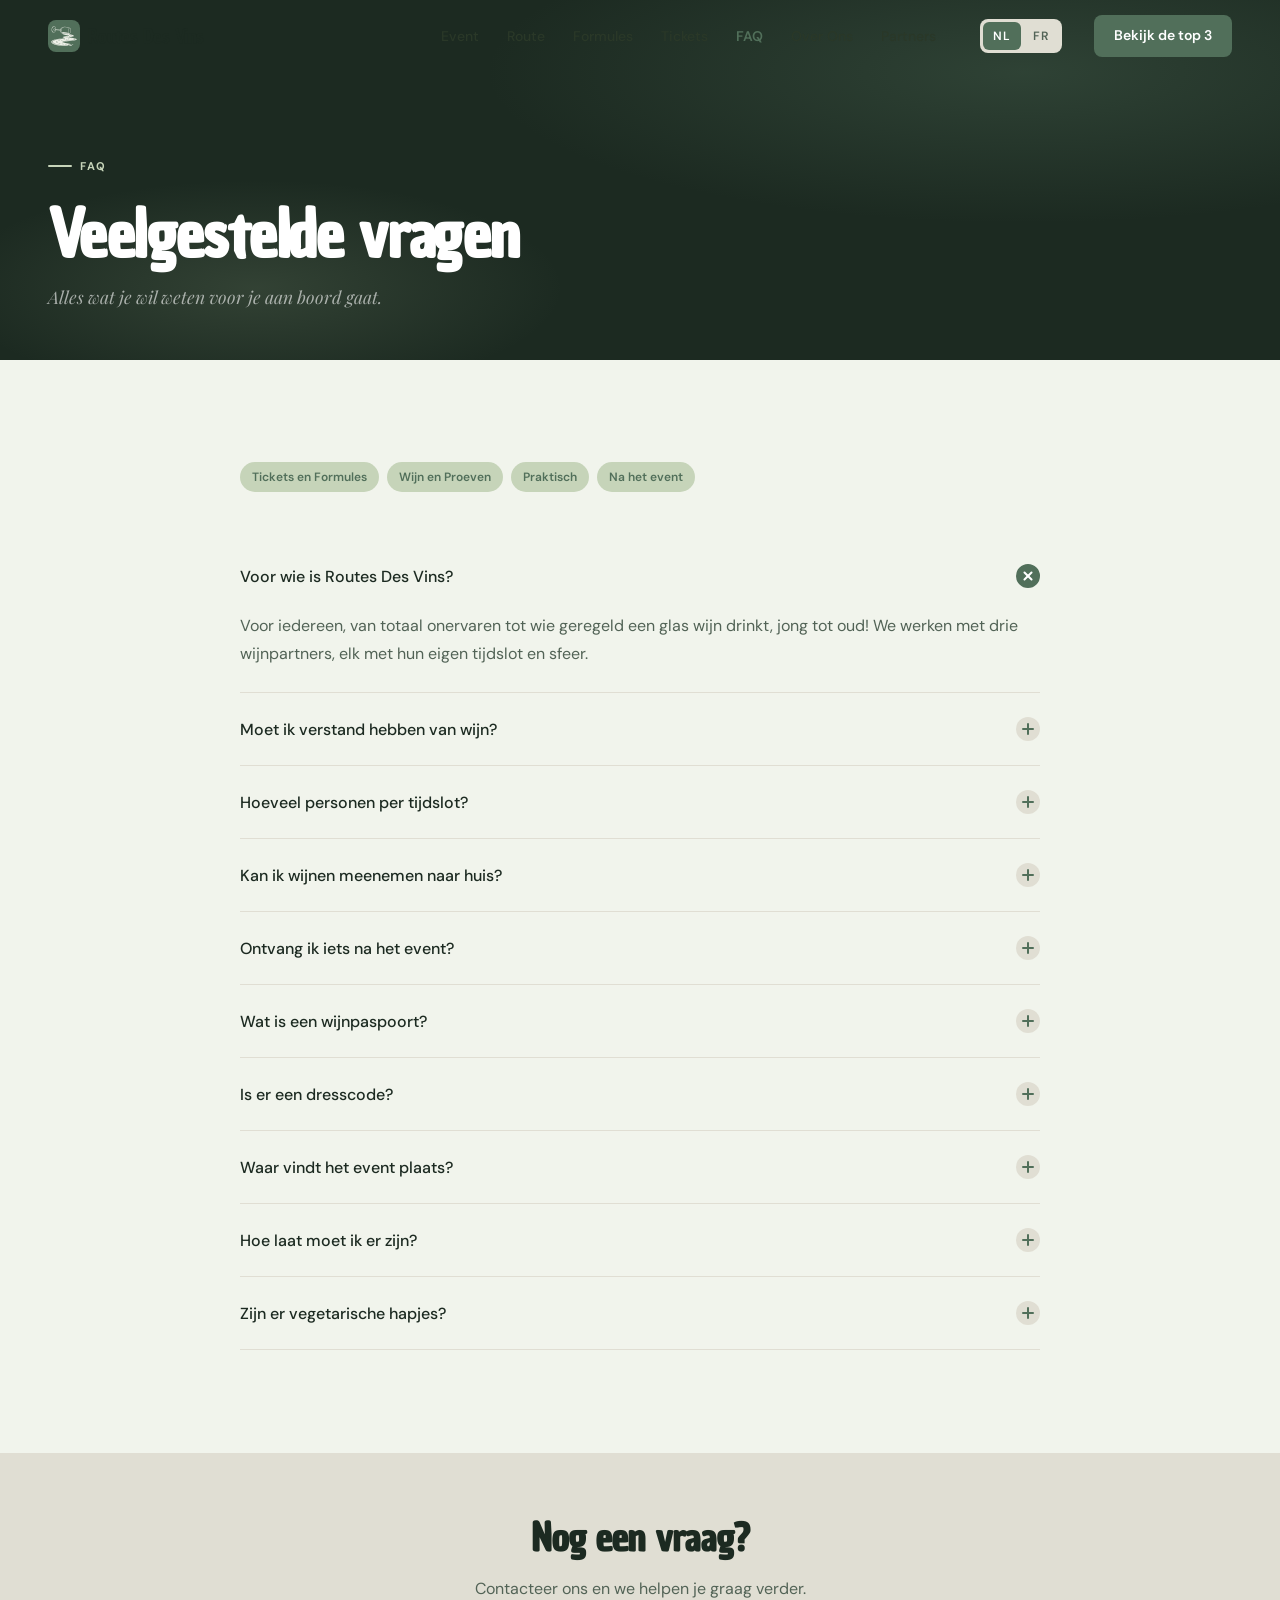
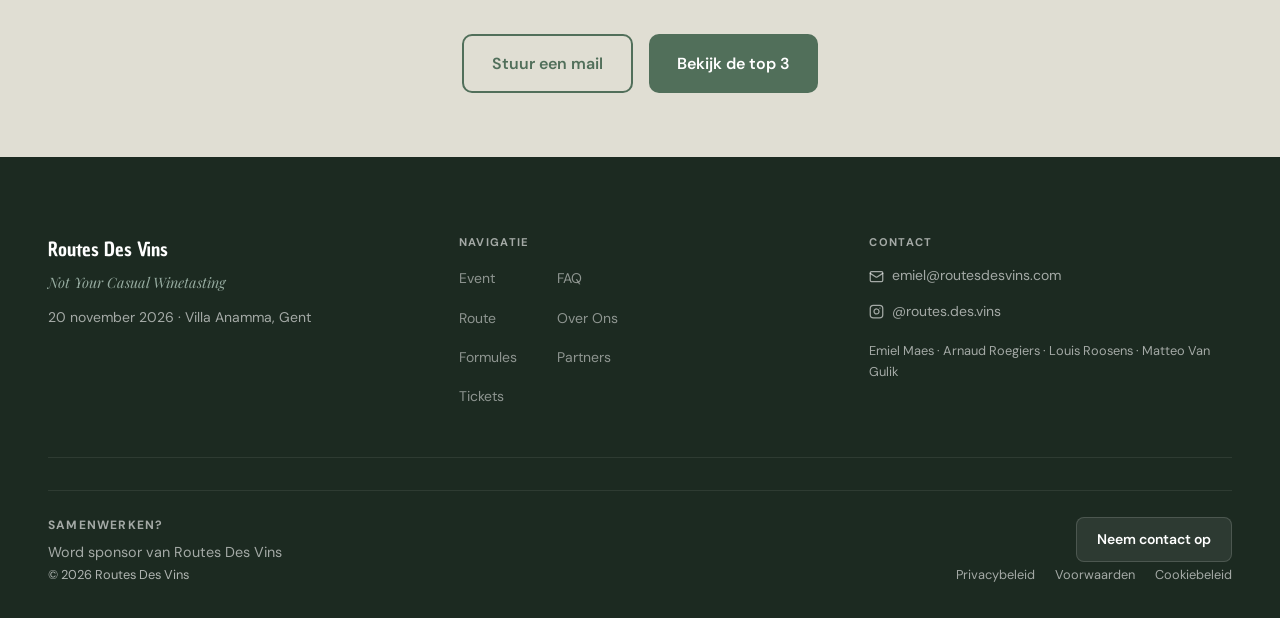
<file: faq.html>
<!DOCTYPE html>
<html lang="nl">
<head>
  <meta charset="UTF-8">
  <meta name="viewport" content="width=device-width, initial-scale=1.0">
  <title>FAQ — Routes Des Vins</title>
  <link rel="stylesheet" href="styles.css">
  <link rel="preconnect" href="https://fonts.googleapis.com">
  <link href="https://fonts.googleapis.com/css2?family=Chau+Philomene+One:ital@0;1&family=DM+Sans:ital,opsz,wght@0,9..40,300;0,9..40,400;0,9..40,500;0,9..40,600;1,9..40,300&family=Playfair+Display:ital@1&display=swap" rel="stylesheet">
  <style>
    .cta-banner {
      background: var(--c-dark);
      position: relative;
      overflow: hidden;
      text-align: center;
    }
    .cta-banner::before {
      content: '';
      position: absolute;
      inset: 0;
      background:
        radial-gradient(ellipse 60% 80% at 25% 50%, rgba(81,111,90,.3) 0%, transparent 70%),
        radial-gradient(ellipse 50% 60% at 80% 30%, rgba(140,161,128,.15) 0%, transparent 60%);
    }
    .cta-banner > .container { position: relative; z-index: 1; }
  </style>
</head>
<body>

<nav class="nav scrolled">
  <a href="index.html" class="nav-logo">
    <img src="fotos/logo-mark.png" alt="Routes Des Vins" width="32" height="32">
    Routes Des Vins
  </a>
  <ul class="nav-links">
    <li><a href="event.html" data-i18n="nav_event">Event</a></li>
    <li><a href="route.html" data-i18n="nav_route">Route</a></li>
    <li><a href="formules.html" data-i18n="nav_formules">Formules</a></li>
    <li><a href="tickets.html" data-i18n="nav_tickets">Tickets</a></li>
    <li><a href="faq.html" class="active" data-i18n="nav_faq">FAQ</a></li>
    <li><a href="over-ons.html" data-i18n="nav_about">Over Ons</a></li>
    <li><a href="partners.html" data-i18n="nav_partners">Partners</a></li>
  </ul>
  <div class="nav-lang">
    <button class="lang-btn" data-lang="nl">NL</button>
    <button class="lang-btn" data-lang="fr">FR</button>
  </div>
  <a href="index.html#top3" class="nav-cta" data-i18n="nav_cta">Bekijk de top 3</a>
  <button class="nav-hamburger" aria-label="Menu">
    <span></span><span></span><span></span>
  </button>
</nav>
<div class="nav-mobile">
  <a href="event.html" data-i18n="nav_event">Event</a>
  <a href="route.html" data-i18n="nav_route">Route</a>
  <a href="formules.html" data-i18n="nav_formules">Formules</a>
  <a href="tickets.html" data-i18n="nav_tickets">Tickets</a>
  <a href="faq.html" data-i18n="nav_faq">FAQ</a>
  <a href="over-ons.html" data-i18n="nav_about">Over Ons</a>
  <a href="partners.html" data-i18n="nav_partners">Partners</a>
  <a href="index.html#top3" class="mobile-cta" data-i18n="nav_cta">Bekijk de top 3</a>
  <div class="mobile-lang">
    <button class="lang-btn" data-lang="nl">NL</button>
    <button class="lang-btn" data-lang="fr">FR</button>
  </div>
</div>

<header class="page-header">
  <div class="container page-header-content" style="width:100%">
    <span class="section-eyebrow" data-i18n="faq_eyebrow">FAQ</span>
    <h1 class="display-lg reveal" style="margin-top:0.5rem" data-i18n="faq_title">Veelgestelde vragen</h1>
    <p class="reveal delay-1 italic-accent" style="font-size:1.1rem;margin-top:0.75rem;color:rgba(255,255,255,.6)" data-i18n="faq_subtitle">Alles wat je wil weten voor je aan boord gaat.</p>
  </div>
</header>

<section class="section" style="background:var(--c-cream)">
  <div class="container-sm">
    <!-- Category tags -->
    <div style="display:flex;flex-wrap:wrap;gap:0.5rem;margin-bottom:3rem" class="reveal">
      <span class="tag" data-i18n="faq_cat1">Tickets en Formules</span>
      <span class="tag" data-i18n="faq_cat2">Wijn en Proeven</span>
      <span class="tag" data-i18n="faq_cat3">Praktisch</span>
      <span class="tag" data-i18n="faq_cat4">Na het event</span>
    </div>

    <!-- FAQ Items -->
    <div class="faq-item reveal">
      <button class="faq-trigger" aria-expanded="true">
        <span data-i18n="faq_q1">Voor wie is Routes Des Vins?</span>
        <span class="faq-icon">
          <svg width="14" height="14" viewBox="0 0 14 14" fill="none" stroke="#516F5A" stroke-width="2" stroke-linecap="round"><line x1="7" y1="2" x2="7" y2="12"/><line x1="2" y1="7" x2="12" y2="7"/></svg>
        </span>
      </button>
      <div class="faq-body open">
        <div class="faq-body-inner">
          <p data-i18n="faq_a1">Voor iedereen, van totaal onervaren tot wie geregeld een glas wijn drinkt, jong tot oud! We werken met drie wijnpartners, elk met hun eigen tijdslot en sfeer.</p>
        </div>
      </div>
    </div>

    <div class="faq-item reveal delay-1">
      <button class="faq-trigger" aria-expanded="false">
        <span data-i18n="faq_q2">Moet ik verstand hebben van wijn?</span>
        <span class="faq-icon">
          <svg width="14" height="14" viewBox="0 0 14 14" fill="none" stroke="#516F5A" stroke-width="2" stroke-linecap="round"><line x1="7" y1="2" x2="7" y2="12"/><line x1="2" y1="7" x2="12" y2="7"/></svg>
        </span>
      </button>
      <div class="faq-body">
        <div class="faq-body-inner">
          <p data-i18n="faq_a2">Helemaal niet. Alle tijdsloten zijn even laagdrempelig. Onze sommeliers leggen alles uit in gewone taal.</p>
        </div>
      </div>
    </div>

    <div class="faq-item reveal delay-2">
      <button class="faq-trigger" aria-expanded="false">
        <span data-i18n="faq_q3">Hoeveel personen per tijdslot?</span>
        <span class="faq-icon">
          <svg width="14" height="14" viewBox="0 0 14 14" fill="none" stroke="#516F5A" stroke-width="2" stroke-linecap="round"><line x1="7" y1="2" x2="7" y2="12"/><line x1="2" y1="7" x2="12" y2="7"/></svg>
        </span>
      </button>
      <div class="faq-body">
        <div class="faq-body-inner">
          <p data-i18n="faq_a3">Elk tijdslot is beperkt tot maximum 45 personen.</p>
        </div>
      </div>
    </div>

    <div class="faq-item reveal delay-3">
      <button class="faq-trigger" aria-expanded="false">
        <span data-i18n="faq_q4">Kan ik wijnen meenemen naar huis?</span>
        <span class="faq-icon">
          <svg width="14" height="14" viewBox="0 0 14 14" fill="none" stroke="#516F5A" stroke-width="2" stroke-linecap="round"><line x1="7" y1="2" x2="7" y2="12"/><line x1="2" y1="7" x2="12" y2="7"/></svg>
        </span>
      </button>
      <div class="faq-body">
        <div class="faq-body-inner">
          <p data-i18n="faq_a4">Ja! Na de proeverij kan je de geproefde wijnen meteen aankopen bij je wijnpartner.</p>
        </div>
      </div>
    </div>

    <div class="faq-item reveal delay-1">
      <button class="faq-trigger" aria-expanded="false">
        <span data-i18n="faq_q5">Ontvang ik iets na het event?</span>
        <span class="faq-icon">
          <svg width="14" height="14" viewBox="0 0 14 14" fill="none" stroke="#516F5A" stroke-width="2" stroke-linecap="round"><line x1="7" y1="2" x2="7" y2="12"/><line x1="2" y1="7" x2="12" y2="7"/></svg>
        </span>
      </button>
      <div class="faq-body">
        <div class="faq-body-inner">
          <p data-i18n="faq_a5">Kort na het evenement ontvang je per mail je persoonlijke smaakprofiel, je top 3 aanbevolen wijnen en een aankooplink.</p>
        </div>
      </div>
    </div>

    <div class="faq-item reveal delay-2">
      <button class="faq-trigger" aria-expanded="false">
        <span data-i18n="faq_q6">Wat is een wijnpaspoort?</span>
        <span class="faq-icon">
          <svg width="14" height="14" viewBox="0 0 14 14" fill="none" stroke="#516F5A" stroke-width="2" stroke-linecap="round"><line x1="7" y1="2" x2="7" y2="12"/><line x1="2" y1="7" x2="12" y2="7"/></svg>
        </span>
      </button>
      <div class="faq-body">
        <div class="faq-body-inner">
          <p data-i18n="faq_a6">Een persoonlijk boekje dat je bij aankomst ontvangt. Je noteert er je indrukken en smaaknotities in. Het is jouw souvenir van de avond.</p>
        </div>
      </div>
    </div>

    <div class="faq-item reveal delay-3">
      <button class="faq-trigger" aria-expanded="false">
        <span data-i18n="faq_q7">Is er een dresscode?</span>
        <span class="faq-icon">
          <svg width="14" height="14" viewBox="0 0 14 14" fill="none" stroke="#516F5A" stroke-width="2" stroke-linecap="round"><line x1="7" y1="2" x2="7" y2="12"/><line x1="2" y1="7" x2="12" y2="7"/></svg>
        </span>
      </button>
      <div class="faq-body">
        <div class="faq-body-inner">
          <p data-i18n="faq_a7">Geen verplichte dresscode, maar een gelegenheidsoutfit past bij de sfeer van het event.</p>
        </div>
      </div>
    </div>

    <div class="faq-item reveal delay-1">
      <button class="faq-trigger" aria-expanded="false">
        <span data-i18n="faq_q8">Waar vindt het event plaats?</span>
        <span class="faq-icon">
          <svg width="14" height="14" viewBox="0 0 14 14" fill="none" stroke="#516F5A" stroke-width="2" stroke-linecap="round"><line x1="7" y1="2" x2="7" y2="12"/><line x1="2" y1="7" x2="12" y2="7"/></svg>
        </span>
      </button>
      <div class="faq-body">
        <div class="faq-body-inner">
          <p data-i18n="faq_a8">In Villa Anamma, een kasteeltje met tuin in Sint-Amandsberg (Gent). Het adres is Gustaaf Carelshof 35, 9040 Sint-Amandsberg. Hoe je er geraakt, lees je op <a href="event.html#bereikbaarheid" style="text-decoration:underline">de eventpagina</a>.</p>
        </div>
      </div>
    </div>

    <div class="faq-item reveal delay-2">
      <button class="faq-trigger" aria-expanded="false">
        <span data-i18n="faq_q9">Hoe laat moet ik er zijn?</span>
        <span class="faq-icon">
          <svg width="14" height="14" viewBox="0 0 14 14" fill="none" stroke="#516F5A" stroke-width="2" stroke-linecap="round"><line x1="7" y1="2" x2="7" y2="12"/><line x1="2" y1="7" x2="12" y2="7"/></svg>
        </span>
      </button>
      <div class="faq-body">
        <div class="faq-body-inner">
          <p data-i18n="faq_a9">Wijnhuis Tinto: 16u30–19u00 · Wijndomein Waes: 18u30–21u00 · CellAR: 20u30–23u00. We vragen je op tijd aanwezig te zijn voor de check-in.</p>
        </div>
      </div>
    </div>

    <div class="faq-item reveal delay-3">
      <button class="faq-trigger" aria-expanded="false">
        <span data-i18n="faq_q10">Zijn er vegetarische hapjes?</span>
        <span class="faq-icon">
          <svg width="14" height="14" viewBox="0 0 14 14" fill="none" stroke="#516F5A" stroke-width="2" stroke-linecap="round"><line x1="7" y1="2" x2="7" y2="12"/><line x1="2" y1="7" x2="12" y2="7"/></svg>
        </span>
      </button>
      <div class="faq-body">
        <div class="faq-body-inner">
          <p data-i18n="faq_a10">Info over vegetarische en allergenenopties volgt. Contacteer ons voor specifieke vragen.</p>
        </div>
      </div>
    </div>
  </div>
</section>

<!-- Still questions -->
<section class="section-sm" style="background:var(--c-offwhite)">
  <div class="container-sm" style="text-align:center">
    <h2 class="display-md reveal" style="margin-bottom:1rem" data-i18n="faq_still_q">Nog een vraag?</h2>
    <p class="reveal delay-1" style="color:var(--c-text-light);margin-bottom:2rem" data-i18n="faq_still_body">Contacteer ons en we helpen je graag verder.</p>
    <div class="reveal delay-2" style="display:flex;gap:1rem;flex-wrap:wrap;justify-content:center">
      <a href="mailto:emiel@routesdesvins.com" class="btn-secondary" data-i18n="faq_mail_cta">Stuur een mail</a>
      <a href="index.html#top3" class="btn-primary" data-i18n="nav_cta">Bekijk de top 3</a>
    </div>
  </div>
</section>

<footer class="footer">
  <div class="container">
    <div class="footer-top">
      <div>
        <div class="footer-brand">Routes Des Vins</div>
        <div class="footer-tagline" data-i18n="footer_tagline">Not Your Casual Winetasting</div>
        <p style="margin-top:0.75rem;font-size:0.875rem;color:rgba(255,255,255,.6)" data-i18n="footer_date">20 november 2026 · Villa Anamma, Gent</p>
      </div>
      <div>
        <div class="footer-label">Navigatie</div>
        <div style="display:flex;gap:2.5rem;">
          <ul class="footer-links">
            <li><a href="event.html" data-i18n="nav_event">Event</a></li>
            <li><a href="route.html" data-i18n="nav_route">Route</a></li>
            <li><a href="formules.html" data-i18n="nav_formules">Formules</a></li>
            <li><a href="tickets.html" data-i18n="nav_tickets">Tickets</a></li>
          </ul>
          <ul class="footer-links">
            <li><a href="faq.html" data-i18n="nav_faq">FAQ</a></li>
            <li><a href="over-ons.html" data-i18n="nav_about">Over Ons</a></li>
            <li><a href="partners.html" data-i18n="nav_partners">Partners</a></li>
          </ul>
        </div>
      </div>
      <div>
        <div class="footer-label" data-i18n="footer_contact">Contact</div>
        <p style="margin-bottom:0.5rem">
          <a href="mailto:emiel@routesdesvins.com" style="color:rgba(255,255,255,.6);font-size:0.875rem;display:inline-flex;align-items:center;gap:0.5rem">
            <svg width="15" height="15" viewBox="0 0 24 24" fill="none" stroke="currentColor" stroke-width="2" stroke-linecap="round" stroke-linejoin="round"><rect x="2" y="4" width="20" height="16" rx="2"/><path d="m22 7-8.97 5.7a1.94 1.94 0 0 1-2.06 0L2 7"/></svg>
            emiel@routesdesvins.com
          </a>
        </p>
        <p style="margin-bottom:0.75rem">
          <a href="https://instagram.com/routes.des.vins" target="_blank" rel="noopener" style="color:rgba(255,255,255,.6);font-size:0.875rem;display:inline-flex;align-items:center;gap:0.5rem">
            <svg width="15" height="15" viewBox="0 0 24 24" fill="none" stroke="currentColor" stroke-width="2" stroke-linecap="round" stroke-linejoin="round"><rect x="2" y="2" width="20" height="20" rx="5"/><path d="M16 11.37A4 4 0 1 1 12.63 8 4 4 0 0 1 16 11.37z"/><line x1="17.5" y1="6.5" x2="17.51" y2="6.5"/></svg>
            <span data-i18n="footer_instagram">@routes.des.vins</span>
          </a>
        </p>
        <p style="font-size:0.8rem;color:rgba(255,255,255,.6)" data-i18n="footer_org">Emiel Maes · Arnaud Roegiers · Louis Roosens · Matteo Van Gulik</p>
      </div>
    </div>
    <div style="border-top:1px solid rgba(255,255,255,.08);padding-top:1.5rem;margin-top:0.5rem;display:flex;align-items:center;justify-content:space-between;flex-wrap:wrap;gap:1rem;">
      <div>
        <div style="font-size:0.75rem;font-weight:700;letter-spacing:0.1em;text-transform:uppercase;color:rgba(255,255,255,.6);margin-bottom:0.25rem">Samenwerken?</div>
        <div style="font-size:0.9rem;color:rgba(255,255,255,.6)">Word sponsor van Routes Des Vins</div>
      </div>
      <a href="mailto:emiel@routesdesvins.com" style="display:inline-flex;align-items:center;gap:0.5rem;background:rgba(255,255,255,.08);border:1px solid rgba(255,255,255,.15);color:#fff;font-size:0.875rem;font-weight:600;padding:0.6rem 1.25rem;border-radius:8px;text-decoration:none">Neem contact op</a>
    </div>
    <div class="footer-bottom">
      <span data-i18n="footer_rights">© 2026 Routes Des Vins</span>
      <nav style="display:flex;gap:1.25rem;flex-wrap:wrap">
        <a href="privacybeleid.html" style="color:rgba(255,255,255,.6);font-size:0.8rem">Privacybeleid</a>
        <a href="voorwaarden.html" style="color:rgba(255,255,255,.6);font-size:0.8rem">Voorwaarden</a>
        <a href="cookiebeleid.html" style="color:rgba(255,255,255,.6);font-size:0.8rem">Cookiebeleid</a>
      </nav>
    </div>
  </div>
</footer>

<script src="translations.js"></script>
</body>
</html>
</file>
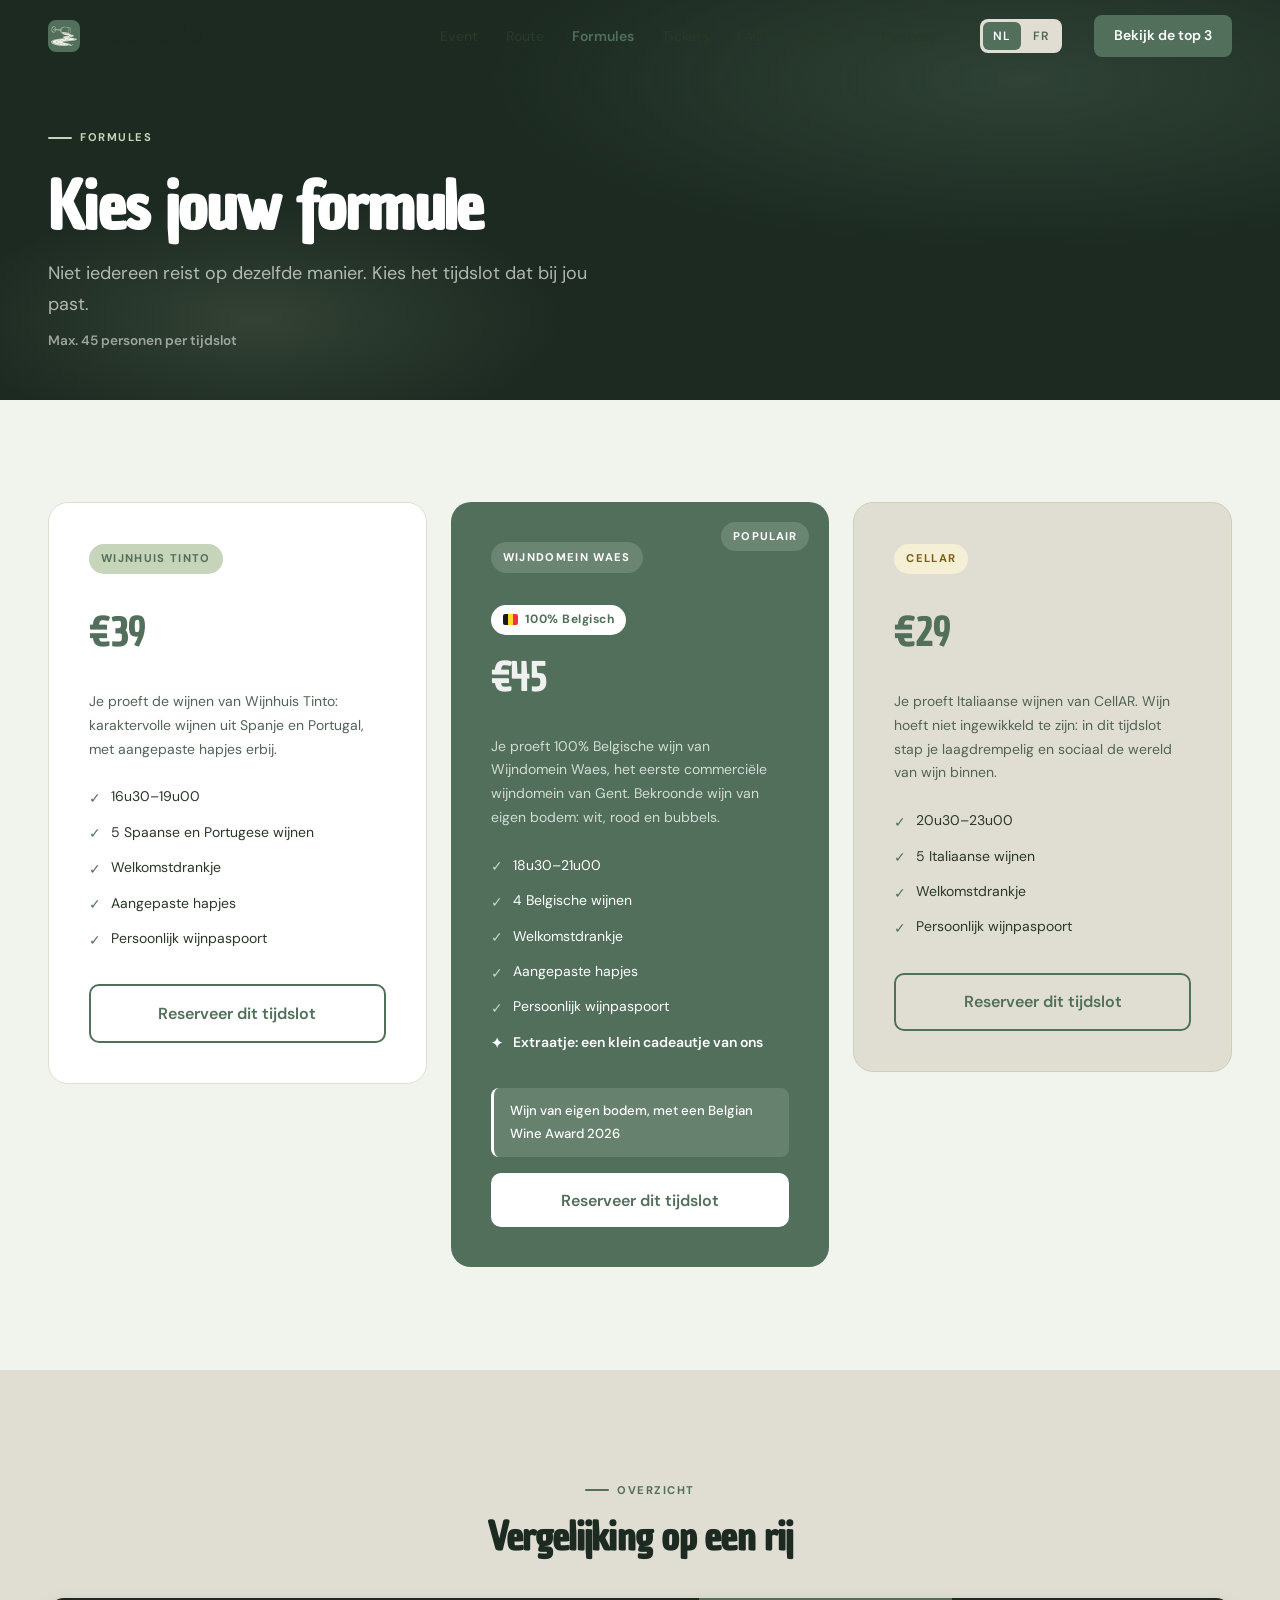
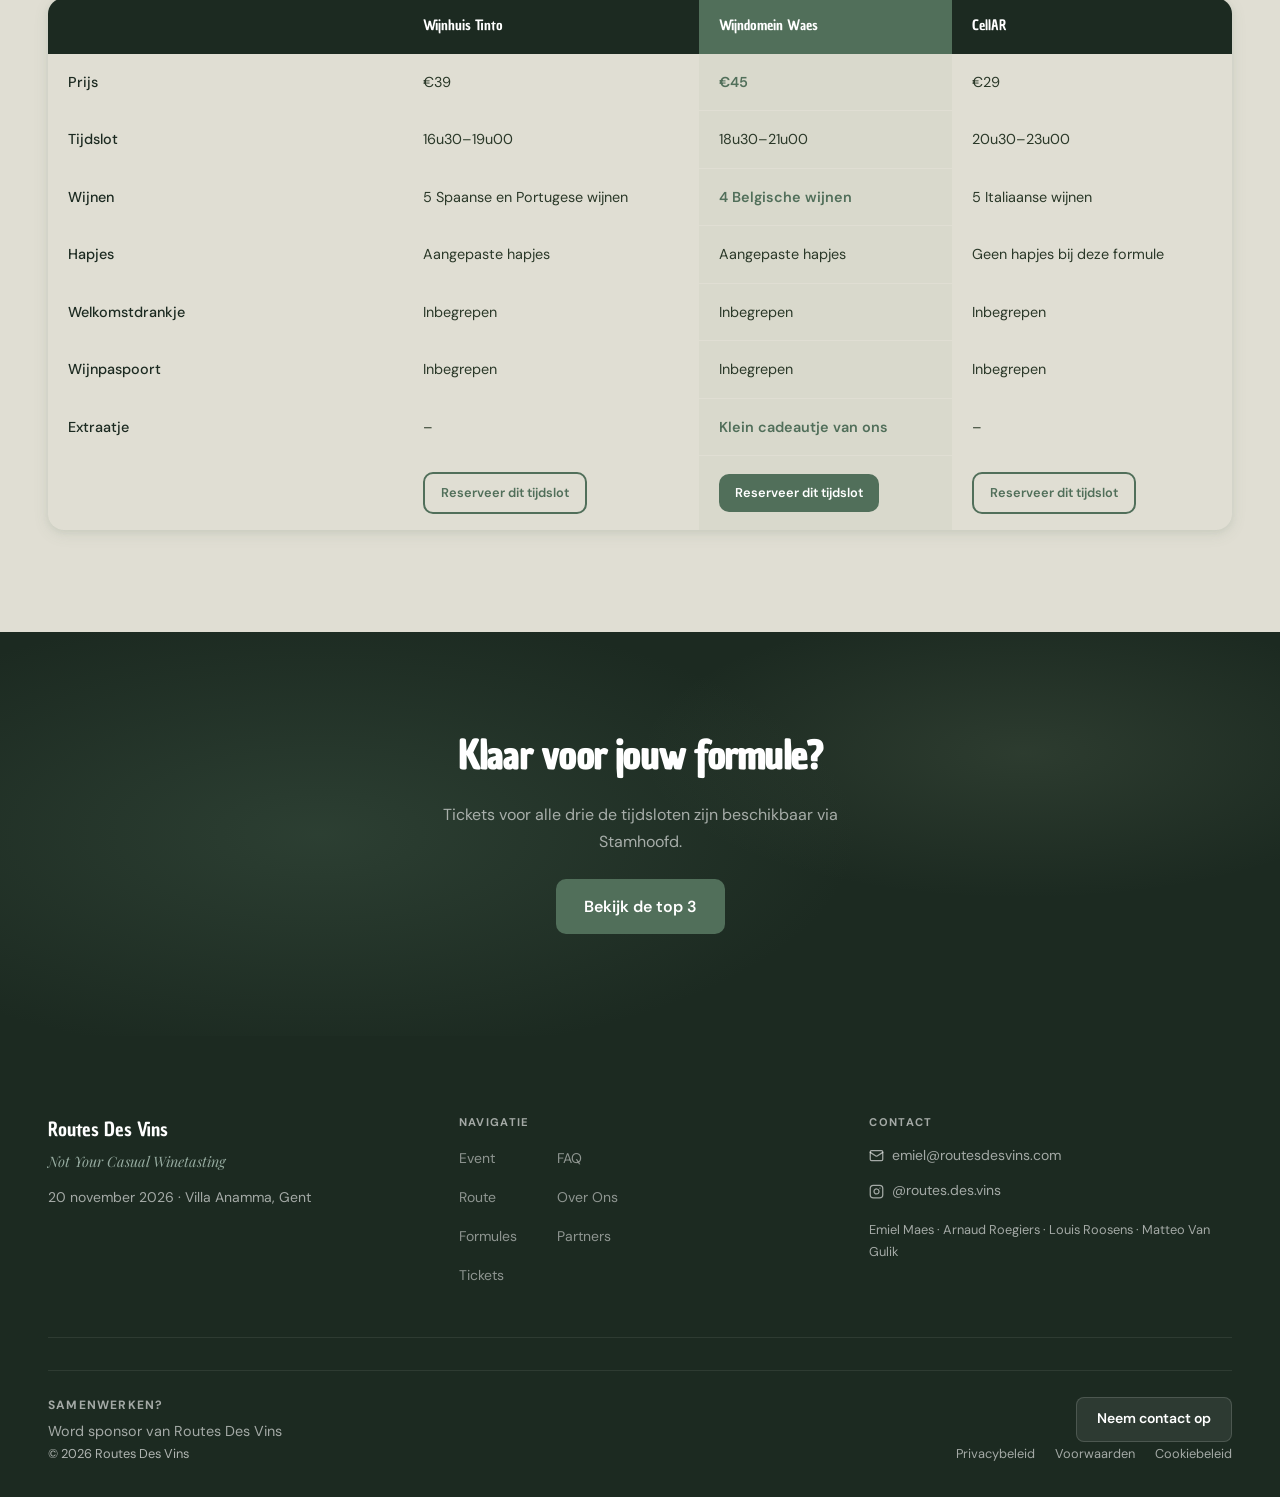
<file: formules.html>
<!DOCTYPE html>
<html lang="nl">
<head>
  <meta charset="UTF-8">
  <meta name="viewport" content="width=device-width, initial-scale=1.0">
  <title>Formules — Routes Des Vins</title>
  <link rel="stylesheet" href="styles.css">
  <link rel="preconnect" href="https://fonts.googleapis.com">
  <link href="https://fonts.googleapis.com/css2?family=Chau+Philomene+One:ital@0;1&family=DM+Sans:ital,opsz,wght@0,9..40,300;0,9..40,400;0,9..40,500;0,9..40,600;1,9..40,300&family=Playfair+Display:ital@1&display=swap" rel="stylesheet">
  <style>
    .cards-grid {
      display: grid;
      grid-template-columns: repeat(3, 1fr);
      gap: 1.5rem;
      align-items: start;
    }
    @media (max-width: 900px) { .cards-grid { grid-template-columns: 1fr; max-width: 440px; margin: 0 auto; } }
    .check-list { list-style: none; display: flex; flex-direction: column; gap: 0.625rem; margin-bottom: 2rem; }
    .check-item { display: flex; align-items: flex-start; gap: 0.625rem; font-size: 0.875rem; }
    .check-tick { flex-shrink: 0; margin-top: 0.1rem; }
    .extra-highlight {
      margin: 1rem 0;
      padding: 0.75rem 1rem;
      border-radius: 8px;
      font-size: 0.825rem;
      font-weight: 500;
    }
    .choose-line {
      margin: -0.5rem 0 1.5rem;
      padding-left: 0.875rem;
      border-left: 2px solid var(--c-sage);
      font-family: 'Playfair Display', serif;
      font-style: italic;
      font-size: 0.9rem;
      line-height: 1.6;
      color: var(--c-dark);
    }
    .formula-card.featured .choose-line { color: #fff; border-left-color: rgba(255,255,255,.5); }
    .badge-row { display: flex; flex-wrap: wrap; gap: 0.5rem; align-items: center; padding-right: 6rem; margin-bottom: 0.5rem; }
    .belgian-pill {
      display: inline-flex;
      align-items: center;
      gap: 0.45rem;
      padding: 0.3rem 0.75rem;
      border-radius: 100px;
      background: #fff;
      color: var(--c-forest);
      font-size: 0.75rem;
      font-weight: 700;
      letter-spacing: 0.04em;
    }
    .be-flag { display: inline-flex; width: 15px; height: 11px; border-radius: 2px; overflow: hidden; flex-shrink: 0; }
    .be-flag i { flex: 1; }
    .be-flag i:nth-child(1) { background: #1a1a1a; }
    .be-flag i:nth-child(2) { background: #FDDA24; }
    .be-flag i:nth-child(3) { background: #EF3340; }
    .table-wrapper { overflow-x: auto; border-radius: 16px; box-shadow: var(--shadow-md); -webkit-overflow-scrolling: touch; }
    .comparison-section { display: block; }
    @media (max-width: 600px) { .comparison-section { display: none; } }
    .cta-banner {
      background: var(--c-dark);
      position: relative;
      overflow: hidden;
      text-align: center;
    }
    .cta-banner::before {
      content: '';
      position: absolute;
      inset: 0;
      background:
        radial-gradient(ellipse 60% 80% at 25% 50%, rgba(81,111,90,.3) 0%, transparent 70%),
        radial-gradient(ellipse 50% 60% at 80% 30%, rgba(140,161,128,.15) 0%, transparent 60%);
    }
    .cta-banner > .container { position: relative; z-index: 1; }
  </style>
</head>
<body>

<nav class="nav scrolled">
  <a href="index.html" class="nav-logo">
    <img src="fotos/logo-mark.png" alt="Routes Des Vins" width="32" height="32">
    Routes Des Vins
  </a>
  <ul class="nav-links">
    <li><a href="event.html" data-i18n="nav_event">Event</a></li>
    <li><a href="route.html" data-i18n="nav_route">Route</a></li>
    <li><a href="formules.html" class="active" data-i18n="nav_formules">Formules</a></li>
    <li><a href="tickets.html" data-i18n="nav_tickets">Tickets</a></li>
    <li><a href="faq.html" data-i18n="nav_faq">FAQ</a></li>
    <li><a href="over-ons.html" data-i18n="nav_about">Over Ons</a></li>
    <li><a href="partners.html" data-i18n="nav_partners">Partners</a></li>
  </ul>
  <div class="nav-lang">
    <button class="lang-btn" data-lang="nl">NL</button>
    <button class="lang-btn" data-lang="fr">FR</button>
  </div>
  <a href="index.html#top3" class="nav-cta" data-i18n="nav_cta">Bekijk de top 3</a>
  <button class="nav-hamburger" aria-label="Menu">
    <span></span><span></span><span></span>
  </button>
</nav>
<div class="nav-mobile">
  <a href="event.html" data-i18n="nav_event">Event</a>
  <a href="route.html" data-i18n="nav_route">Route</a>
  <a href="formules.html" data-i18n="nav_formules">Formules</a>
  <a href="tickets.html" data-i18n="nav_tickets">Tickets</a>
  <a href="faq.html" data-i18n="nav_faq">FAQ</a>
  <a href="over-ons.html" data-i18n="nav_about">Over Ons</a>
  <a href="partners.html" data-i18n="nav_partners">Partners</a>
  <a href="index.html#top3" class="mobile-cta" data-i18n="nav_cta">Bekijk de top 3</a>
  <div class="mobile-lang">
    <button class="lang-btn" data-lang="nl">NL</button>
    <button class="lang-btn" data-lang="fr">FR</button>
  </div>
</div>

<header class="page-header">
  <div class="container page-header-content" style="width:100%">
    <span class="section-eyebrow" data-i18n="formules_eyebrow">Formules</span>
    <h1 class="display-lg reveal" style="margin-top:0.5rem" data-i18n="formules_title">Kies jouw formule</h1>
    <p class="body-lg reveal delay-1" style="max-width:560px;margin-top:1rem;color:rgba(255,255,255,.65)" data-i18n="formules_intro">Niet iedereen reist op dezelfde manier. Kies het tijdslot dat bij jou past.</p>
    <p class="reveal delay-2" style="margin-top:0.5rem;font-size:0.85rem;font-weight:600;color:rgba(255,255,255,.55)" data-i18n="capacity_note">Max. 45 personen per tijdslot</p>
  </div>
</header>

<!-- Formula Cards -->
<section class="section" style="background:var(--c-cream)">
  <div class="container">
    <div class="cards-grid">
      <!-- Classic -->
      <div class="formula-card reveal" style="background:#fff;border:1px solid var(--c-offwhite)">
        <span class="formula-badge" style="background:var(--c-light);color:var(--c-forest)"><span data-i18n="classic_name">Wijnhuis Tinto</span></span>
        <div class="price-display" style="margin-bottom:1.5rem" data-i18n="classic_price">€39</div>
        <p style="font-size:0.875rem;color:var(--c-text-light);margin-bottom:1.5rem;line-height:1.7" data-i18n="classic_body">Je proeft de wijnen van Wijnhuis Tinto: karaktervolle wijnen uit Spanje en Portugal, met aangepaste hapjes erbij.</p>
        <ul class="check-list">
          <li class="check-item"><span class="check-tick" style="color:var(--c-forest)">✓</span><span data-i18n="classic_time">16u30–19u00</span></li>
          <li class="check-item"><span class="check-tick" style="color:var(--c-forest)">✓</span><span data-i18n="classic_wines">5 Spaanse en Portugese wijnen</span></li>
          <li class="check-item"><span class="check-tick" style="color:var(--c-forest)">✓</span><span data-i18n="welcome_included">Welkomstdrankje</span></li>
          <li class="check-item"><span class="check-tick" style="color:var(--c-forest)">✓</span><span data-i18n="classic_food">Aangepaste hapjes</span></li>
          <li class="check-item"><span class="check-tick" style="color:var(--c-forest)">✓</span><span data-i18n="profile_included">Persoonlijk wijnpaspoort</span></li>
        </ul>
        <a href="tickets.html" class="btn-secondary" style="width:100%;justify-content:center" data-i18n="classic_cta">Reserveer dit tijdslot</a>
      </div>

      <!-- Sunset (featured) -->
      <div class="formula-card featured reveal delay-1" style="position:relative">
        <div style="position:absolute;top:1.25rem;right:1.25rem;background:rgba(255,255,255,.15);border-radius:100px;padding:0.3rem 0.75rem;font-size:0.7rem;font-weight:700;letter-spacing:0.1em;text-transform:uppercase;color:#fff">Populair</div>
        <div class="badge-row">
          <span class="formula-badge" style="background:rgba(255,255,255,.15);color:#fff"><span data-i18n="sunset_name">Wijndomein Waes</span></span>
          <span class="belgian-pill"><span class="be-flag" aria-hidden="true"><i></i><i></i><i></i></span><span data-i18n="belgian_badge">100% Belgisch</span></span>
        </div>
        <div class="price-display on-dark" style="margin-bottom:1.5rem" data-i18n="sunset_price">€45</div>
        <p style="font-size:0.875rem;color:rgba(255,255,255,.75);margin-bottom:1.5rem;line-height:1.7" data-i18n="sunset_body">Je proeft 100% Belgische wijn van Wijndomein Waes, het eerste commerciële wijndomein van Gent. Bekroonde wijn van eigen bodem: wit, rood en bubbels.</p>
        <ul class="check-list">
          <li class="check-item"><span class="check-tick" style="color:rgba(255,255,255,.7)">✓</span><span data-i18n="sunset_time">18u30–21u00</span></li>
          <li class="check-item"><span class="check-tick" style="color:rgba(255,255,255,.7)">✓</span><span data-i18n="sunset_wines">4 Belgische wijnen</span></li>
          <li class="check-item"><span class="check-tick" style="color:rgba(255,255,255,.7)">✓</span><span data-i18n="welcome_included">Welkomstdrankje</span></li>
          <li class="check-item"><span class="check-tick" style="color:rgba(255,255,255,.7)">✓</span><span data-i18n="sunset_food">Aangepaste hapjes</span></li>
          <li class="check-item"><span class="check-tick" style="color:rgba(255,255,255,.7)">✓</span><span data-i18n="profile_included">Persoonlijk wijnpaspoort</span></li>
          <li class="check-item" style="color:#fff;font-weight:600"><span class="check-tick" style="color:#fff">✦</span><span data-i18n="sunset_gift">Extraatje: een klein cadeautje van ons</span></li>
        </ul>
        <div class="extra-highlight" style="background:rgba(255,255,255,.12);color:#fff;border-left:3px solid #fff">
          <span data-i18n="sunset_belgian">Wijn van eigen bodem, met een Belgian Wine Award 2026</span>
        </div>
        <a href="tickets.html" class="btn-primary" style="width:100%;justify-content:center;background:#fff;color:var(--c-forest)" data-i18n="sunset_cta">Reserveer dit tijdslot</a>
      </div>

      <!-- Grand Cru -->
      <div class="formula-card reveal delay-2" style="background:var(--c-offwhite);border:1px solid var(--c-light)">
        <span class="formula-badge" style="background:#F5EFD6;color:#7A5F1A"><span data-i18n="grandcru_name">CellAR</span></span>
        <div class="price-display" style="margin-bottom:1.5rem" data-i18n="grandcru_price">€29</div>
        <p style="font-size:0.875rem;color:var(--c-text-light);margin-bottom:1.5rem;line-height:1.7" data-i18n="grandcru_body">Je proeft Italiaanse wijnen van CellAR. Wijn hoeft niet ingewikkeld te zijn: in dit tijdslot stap je laagdrempelig en sociaal de wereld van wijn binnen.</p>
        <ul class="check-list">
          <li class="check-item"><span class="check-tick" style="color:var(--c-forest)">✓</span><span data-i18n="grandcru_time">20u30–23u00</span></li>
          <li class="check-item"><span class="check-tick" style="color:var(--c-forest)">✓</span><span data-i18n="grandcru_wines">5 Italiaanse wijnen</span></li>
          <li class="check-item"><span class="check-tick" style="color:var(--c-forest)">✓</span><span data-i18n="welcome_included">Welkomstdrankje</span></li>
          <li class="check-item"><span class="check-tick" style="color:var(--c-forest)">✓</span><span data-i18n="profile_included">Persoonlijk wijnpaspoort</span></li>
        </ul>
        <a href="tickets.html" class="btn-secondary" style="width:100%;justify-content:center" data-i18n="grandcru_cta">Reserveer dit tijdslot</a>
      </div>
    </div>
  </div>
</section>

<!-- Comparison table (hidden on mobile — formula cards above provide full detail) -->
<section class="section comparison-section" style="background:var(--c-offwhite)">
  <div class="container">
    <div style="text-align:center;margin-bottom:2.5rem">
      <span class="section-eyebrow reveal" style="justify-content:center" data-i18n="eyebrow_overview">Overzicht</span>
      <h2 class="display-md reveal delay-1" data-i18n="h2_comparison">Vergelijking op een rij</h2>
    </div>
    <div class="table-wrapper reveal delay-2">
      <table class="data-table" style="min-width:600px">
        <thead>
          <tr>
            <th style="width:30%"></th>
            <th data-i18n="classic_name">Wijnhuis Tinto</th>
            <th style="background:var(--c-forest)" data-i18n="sunset_name">Wijndomein Waes</th>
            <th data-i18n="grandcru_name">CellAR</th>
          </tr>
        </thead>
        <tbody>
          <tr>
            <td style="font-weight:500;color:var(--c-dark)">Prijs</td>
            <td data-i18n="classic_price">€39</td>
            <td style="background:rgba(81,111,90,.05);font-weight:600;color:var(--c-forest)" data-i18n="sunset_price">€45</td>
            <td data-i18n="grandcru_price">€29</td>
          </tr>
          <tr>
            <td style="font-weight:500;color:var(--c-dark)">Tijdslot</td>
            <td data-i18n="classic_time">16u30–19u00</td>
            <td style="background:rgba(81,111,90,.05)" data-i18n="sunset_time">18u30–21u00</td>
            <td data-i18n="grandcru_time">20u30–23u00</td>
          </tr>
          <tr>
            <td style="font-weight:500;color:var(--c-dark)">Wijnen</td>
            <td data-i18n="classic_wines">5 Spaanse en Portugese wijnen</td>
            <td style="background:rgba(81,111,90,.05);font-weight:600;color:var(--c-forest)" data-i18n="sunset_wines">4 Belgische wijnen</td>
            <td data-i18n="grandcru_wines">5 Italiaanse wijnen</td>
          </tr>
          <tr>
            <td style="font-weight:500;color:var(--c-dark)">Hapjes</td>
            <td data-i18n="classic_food">Aangepaste hapjes</td>
            <td style="background:rgba(81,111,90,.05)" data-i18n="sunset_food">Aangepaste hapjes</td>
            <td data-i18n="grandcru_food">Geen hapjes bij deze formule</td>
          </tr>
          <tr>
            <td style="font-weight:500;color:var(--c-dark)" data-i18n="row_welcome">Welkomstdrankje</td>
            <td data-i18n="included_cell">Inbegrepen</td>
            <td style="background:rgba(81,111,90,.05)" data-i18n="included_cell">Inbegrepen</td>
            <td data-i18n="included_cell">Inbegrepen</td>
          </tr>
          <tr>
            <td style="font-weight:500;color:var(--c-dark)" data-i18n="row_passport">Wijnpaspoort</td>
            <td data-i18n="included_cell">Inbegrepen</td>
            <td style="background:rgba(81,111,90,.05)" data-i18n="included_cell">Inbegrepen</td>
            <td data-i18n="included_cell">Inbegrepen</td>
          </tr>
          <tr>
            <td style="font-weight:500;color:var(--c-dark)" data-i18n="row_extra">Extraatje</td>
            <td>–</td>
            <td style="background:rgba(81,111,90,.05);font-weight:600;color:var(--c-forest)" data-i18n="sunset_gift_cell">Klein cadeautje van ons</td>
            <td>–</td>
          </tr>
          <tr>
            <td></td>
            <td><a href="tickets.html" class="btn-secondary" style="font-size:0.8rem;padding:0.5rem 1rem" data-i18n="classic_cta">Reserveer dit tijdslot</a></td>
            <td style="background:rgba(81,111,90,.05)"><a href="tickets.html" class="btn-primary" style="font-size:0.8rem;padding:0.5rem 1rem" data-i18n="sunset_cta">Reserveer dit tijdslot</a></td>
            <td><a href="tickets.html" class="btn-secondary" style="font-size:0.8rem;padding:0.5rem 1rem" data-i18n="grandcru_cta">Reserveer dit tijdslot</a></td>
          </tr>
        </tbody>
      </table>
    </div>
  </div>
</section>

<!-- CTA Banner -->
<section class="section cta-banner">
  <div class="container" style="display:flex;flex-direction:column;align-items:center;gap:1.5rem">
    <h2 class="display-md reveal" style="color:#fff;text-align:center" data-i18n="cta_formula_title">Klaar voor jouw formule?</h2>
    <p class="reveal delay-1" style="color:rgba(255,255,255,.6);text-align:center;max-width:480px" data-i18n="cta_formula_body">Tickets voor alle drie de tijdsloten zijn beschikbaar via Stamhoofd.</p>
    <div class="reveal delay-2" style="display:flex;gap:1rem;flex-wrap:wrap;justify-content:center">
      <a href="index.html#top3" class="btn-primary" data-i18n="nav_cta">Bekijk de top 3</a>
    </div>
  </div>
</section>

<footer class="footer">
  <div class="container">
    <div class="footer-top">
      <div>
        <div class="footer-brand">Routes Des Vins</div>
        <div class="footer-tagline" data-i18n="footer_tagline">Not Your Casual Winetasting</div>
        <p style="margin-top:0.75rem;font-size:0.875rem;color:rgba(255,255,255,.6)" data-i18n="footer_date">20 november 2026 · Villa Anamma, Gent</p>
      </div>
      <div>
        <div class="footer-label">Navigatie</div>
        <div style="display:flex;gap:2.5rem;">
          <ul class="footer-links">
            <li><a href="event.html" data-i18n="nav_event">Event</a></li>
            <li><a href="route.html" data-i18n="nav_route">Route</a></li>
            <li><a href="formules.html" data-i18n="nav_formules">Formules</a></li>
            <li><a href="tickets.html" data-i18n="nav_tickets">Tickets</a></li>
          </ul>
          <ul class="footer-links">
            <li><a href="faq.html" data-i18n="nav_faq">FAQ</a></li>
            <li><a href="over-ons.html" data-i18n="nav_about">Over Ons</a></li>
            <li><a href="partners.html" data-i18n="nav_partners">Partners</a></li>
          </ul>
        </div>
      </div>
      <div>
        <div class="footer-label" data-i18n="footer_contact">Contact</div>
        <p style="margin-bottom:0.5rem">
          <a href="mailto:emiel@routesdesvins.com" style="color:rgba(255,255,255,.6);font-size:0.875rem;display:inline-flex;align-items:center;gap:0.5rem">
            <svg width="15" height="15" viewBox="0 0 24 24" fill="none" stroke="currentColor" stroke-width="2" stroke-linecap="round" stroke-linejoin="round"><rect x="2" y="4" width="20" height="16" rx="2"/><path d="m22 7-8.97 5.7a1.94 1.94 0 0 1-2.06 0L2 7"/></svg>
            emiel@routesdesvins.com
          </a>
        </p>
        <p style="margin-bottom:0.75rem">
          <a href="https://instagram.com/routes.des.vins" target="_blank" rel="noopener" style="color:rgba(255,255,255,.6);font-size:0.875rem;display:inline-flex;align-items:center;gap:0.5rem">
            <svg width="15" height="15" viewBox="0 0 24 24" fill="none" stroke="currentColor" stroke-width="2" stroke-linecap="round" stroke-linejoin="round"><rect x="2" y="2" width="20" height="20" rx="5"/><path d="M16 11.37A4 4 0 1 1 12.63 8 4 4 0 0 1 16 11.37z"/><line x1="17.5" y1="6.5" x2="17.51" y2="6.5"/></svg>
            <span data-i18n="footer_instagram">@routes.des.vins</span>
          </a>
        </p>
        <p style="font-size:0.8rem;color:rgba(255,255,255,.6)" data-i18n="footer_org">Emiel Maes · Arnaud Roegiers · Louis Roosens · Matteo Van Gulik</p>
      </div>
    </div>
    <div style="border-top:1px solid rgba(255,255,255,.08);padding-top:1.5rem;margin-top:0.5rem;display:flex;align-items:center;justify-content:space-between;flex-wrap:wrap;gap:1rem;">
      <div>
        <div style="font-size:0.75rem;font-weight:700;letter-spacing:0.1em;text-transform:uppercase;color:rgba(255,255,255,.6);margin-bottom:0.25rem">Samenwerken?</div>
        <div style="font-size:0.9rem;color:rgba(255,255,255,.6)">Word sponsor van Routes Des Vins</div>
      </div>
      <a href="mailto:emiel@routesdesvins.com" style="display:inline-flex;align-items:center;gap:0.5rem;background:rgba(255,255,255,.08);border:1px solid rgba(255,255,255,.15);color:#fff;font-size:0.875rem;font-weight:600;padding:0.6rem 1.25rem;border-radius:8px;text-decoration:none">Neem contact op</a>
    </div>
    <div class="footer-bottom">
      <span data-i18n="footer_rights">© 2026 Routes Des Vins</span>
      <nav style="display:flex;gap:1.25rem;flex-wrap:wrap">
        <a href="privacybeleid.html" style="color:rgba(255,255,255,.6);font-size:0.8rem">Privacybeleid</a>
        <a href="voorwaarden.html" style="color:rgba(255,255,255,.6);font-size:0.8rem">Voorwaarden</a>
        <a href="cookiebeleid.html" style="color:rgba(255,255,255,.6);font-size:0.8rem">Cookiebeleid</a>
      </nav>
    </div>
  </div>
</footer>

<script src="translations.js"></script>
</body>
</html>
</file>
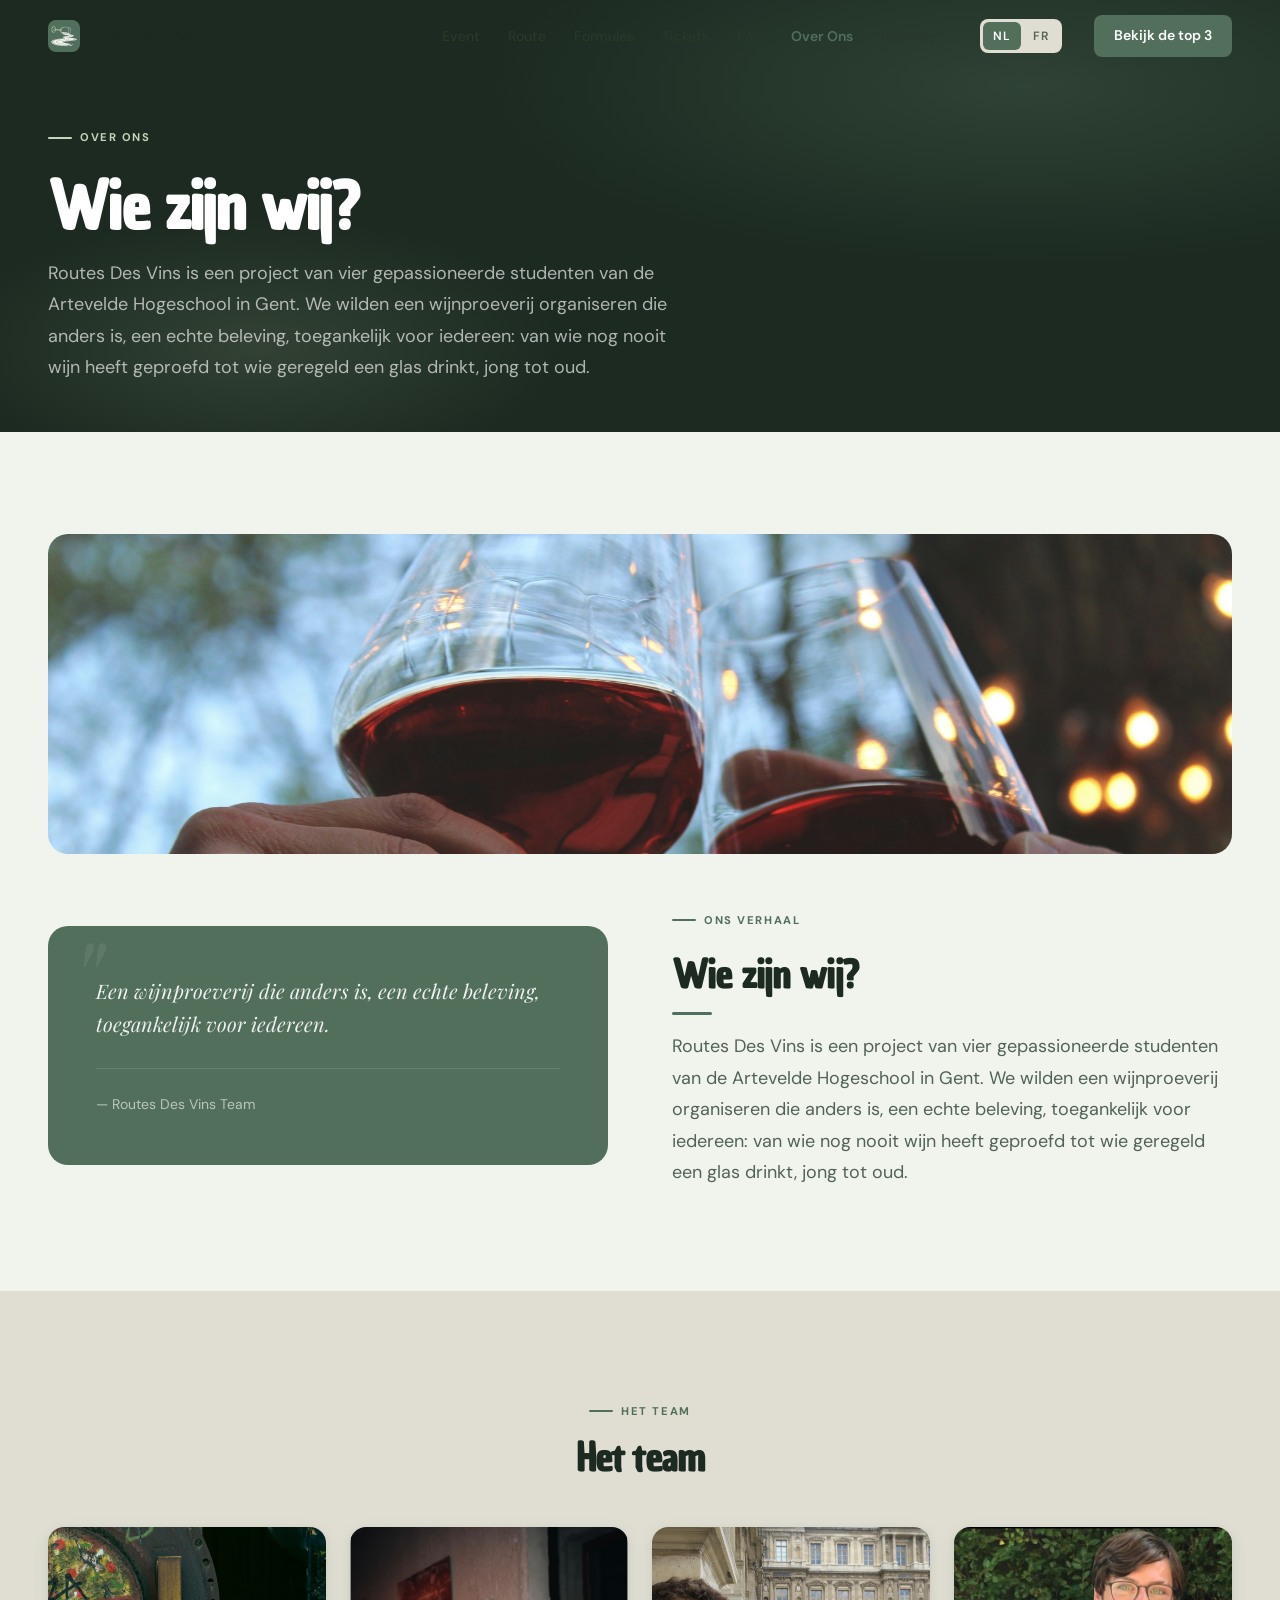
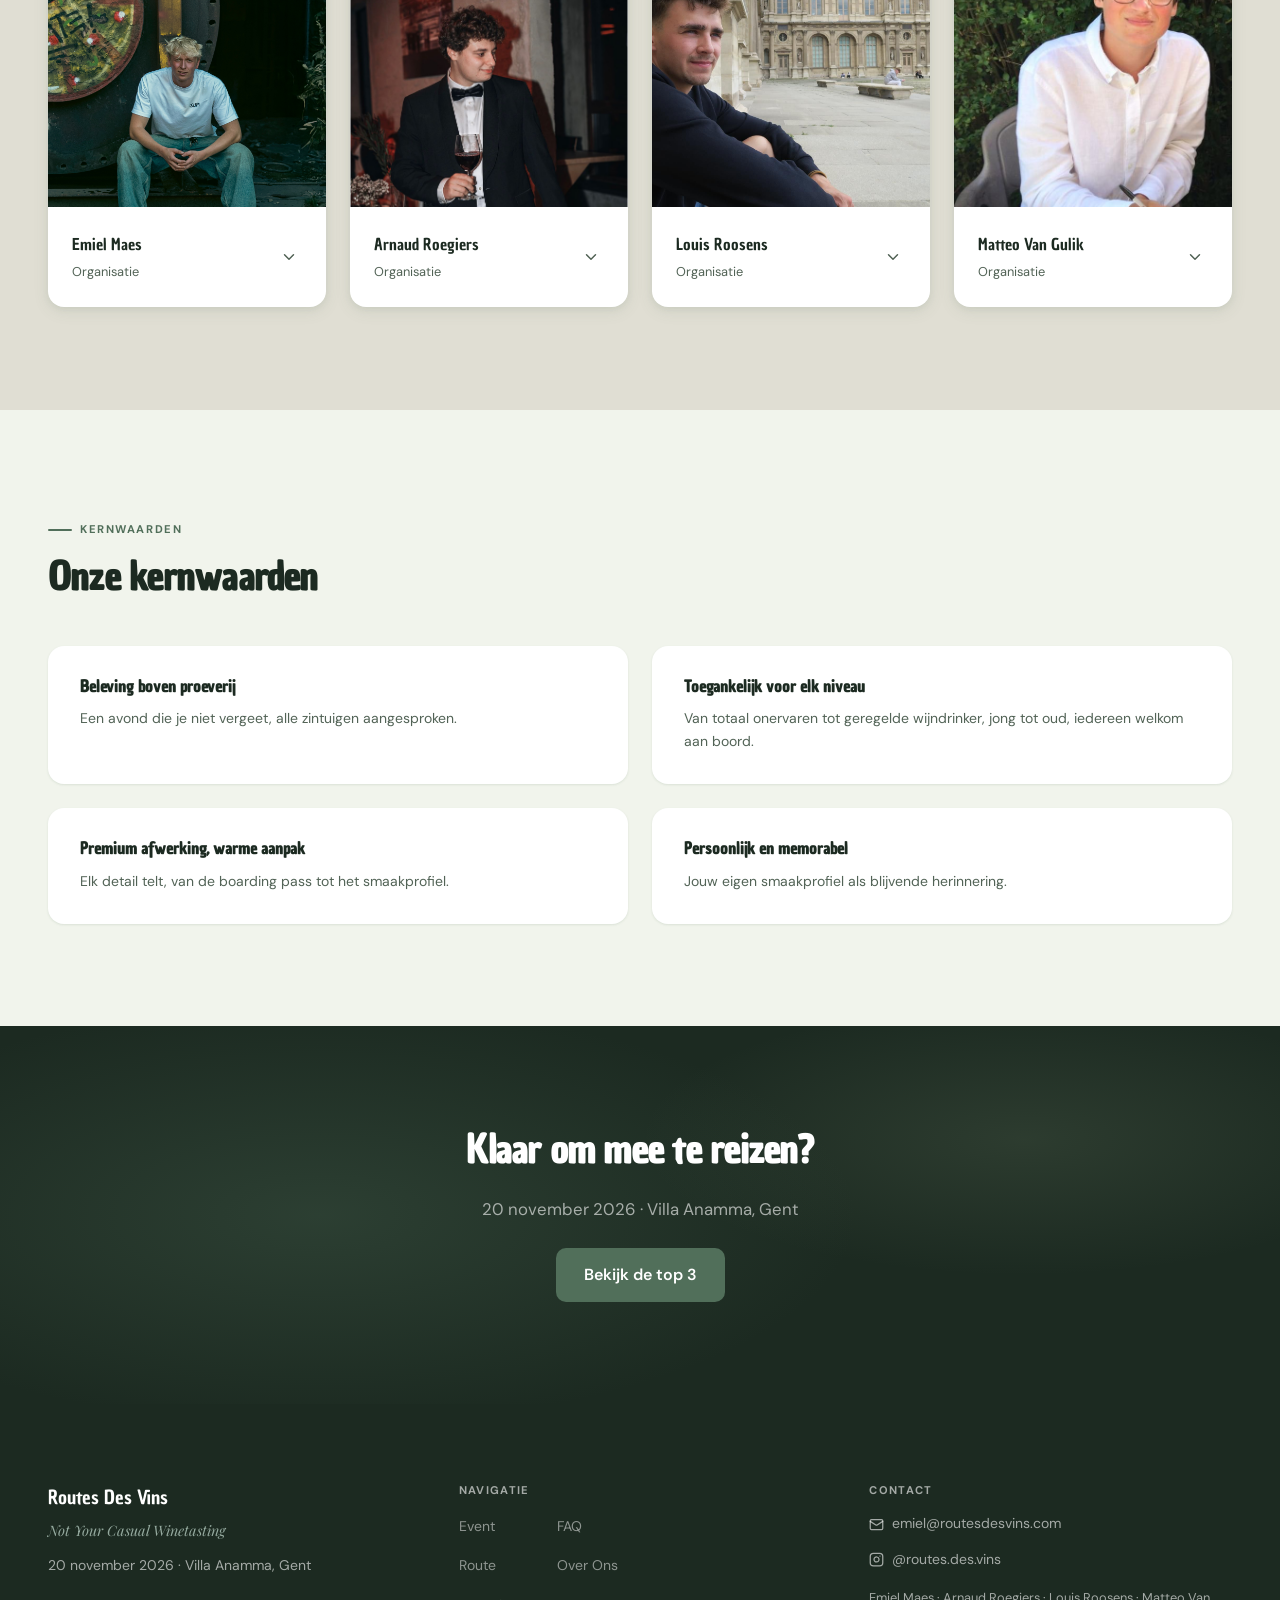
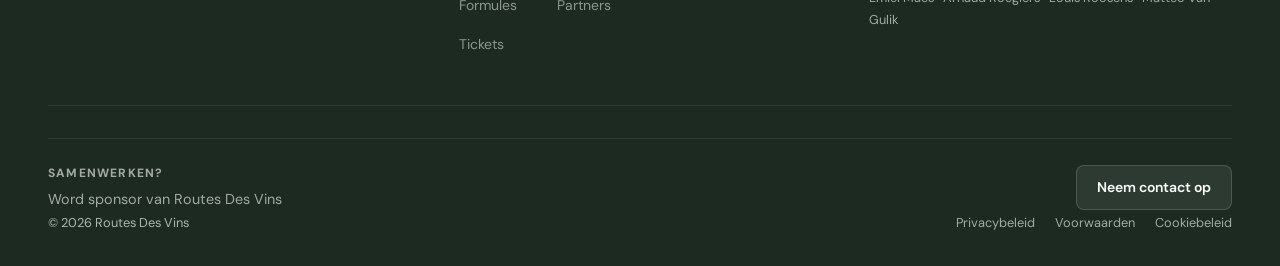
<file: over-ons.html>
<!DOCTYPE html>
<html lang="nl">
<head>
  <meta charset="UTF-8">
  <meta name="viewport" content="width=device-width, initial-scale=1.0">
  <title>Over Ons — Routes Des Vins</title>
  <link rel="stylesheet" href="styles.css">
  <link rel="preconnect" href="https://fonts.googleapis.com">
  <link href="https://fonts.googleapis.com/css2?family=Chau+Philomene+One:ital@0;1&family=DM+Sans:ital,opsz,wght@0,9..40,300;0,9..40,400;0,9..40,500;0,9..40,600;1,9..40,300&family=Playfair+Display:ital@1&display=swap" rel="stylesheet">
  <style>
    .story-grid {
      display: grid;
      grid-template-columns: 1fr 1fr;
      gap: 4rem;
      align-items: center;
    }
    @media (max-width: 768px) { .story-grid { grid-template-columns: 1fr; gap: 2rem; } }
    .team-grid {
      display: grid;
      grid-template-columns: repeat(4, 1fr);
      gap: 1.5rem;
      align-items: start;
    }
    @media (max-width: 1024px) { .team-grid { grid-template-columns: repeat(2, 1fr); } }
    @media (max-width: 480px) { .team-grid { grid-template-columns: 1fr; } }
    .team-bio {
      display: grid;
      grid-template-rows: 0fr;
      transition: grid-template-rows 0.35s cubic-bezier(0.22, 1, 0.36, 1);
    }
    .team-bio.open { grid-template-rows: 1fr; }
    .team-bio-inner { overflow: hidden; }
    .team-bio-inner p {
      margin: 0;
      padding: 0.85rem 1rem 1rem;
      font-size: 0.85rem;
      color: var(--c-text-light);
      line-height: 1.7;
      border-top: 1px solid var(--c-offwhite);
    }
    .team-bio-inner a { color: var(--c-forest); font-weight: 600; text-decoration: underline; }
    .values-grid {
      display: grid;
      grid-template-columns: repeat(2, 1fr);
      gap: 1.5rem;
    }
    @media (max-width: 640px) { .values-grid { grid-template-columns: 1fr; } }
    .cta-banner {
      background: var(--c-dark);
      position: relative;
      overflow: hidden;
      text-align: center;
    }
    .cta-banner::before {
      content: '';
      position: absolute;
      inset: 0;
      background:
        radial-gradient(ellipse 60% 80% at 25% 50%, rgba(81,111,90,.3) 0%, transparent 70%),
        radial-gradient(ellipse 50% 60% at 80% 30%, rgba(140,161,128,.15) 0%, transparent 60%);
    }
    .cta-banner > .container { position: relative; z-index: 1; }
  </style>
</head>
<body>

<nav class="nav scrolled">
  <a href="index.html" class="nav-logo">
    <img src="fotos/logo-mark.png" alt="Routes Des Vins" width="32" height="32">
    Routes Des Vins
  </a>
  <ul class="nav-links">
    <li><a href="event.html" data-i18n="nav_event">Event</a></li>
    <li><a href="route.html" data-i18n="nav_route">Route</a></li>
    <li><a href="formules.html" data-i18n="nav_formules">Formules</a></li>
    <li><a href="tickets.html" data-i18n="nav_tickets">Tickets</a></li>
    <li><a href="faq.html" data-i18n="nav_faq">FAQ</a></li>
    <li><a href="over-ons.html" class="active" data-i18n="nav_about">Over Ons</a></li>
    <li><a href="partners.html" data-i18n="nav_partners">Partners</a></li>
  </ul>
  <div class="nav-lang">
    <button class="lang-btn" data-lang="nl">NL</button>
    <button class="lang-btn" data-lang="fr">FR</button>
  </div>
  <a href="index.html#top3" class="nav-cta" data-i18n="nav_cta">Bekijk de top 3</a>
  <button class="nav-hamburger" aria-label="Menu">
    <span></span><span></span><span></span>
  </button>
</nav>
<div class="nav-mobile">
  <a href="event.html" data-i18n="nav_event">Event</a>
  <a href="route.html" data-i18n="nav_route">Route</a>
  <a href="formules.html" data-i18n="nav_formules">Formules</a>
  <a href="tickets.html" data-i18n="nav_tickets">Tickets</a>
  <a href="faq.html" data-i18n="nav_faq">FAQ</a>
  <a href="over-ons.html" data-i18n="nav_about">Over Ons</a>
  <a href="partners.html" data-i18n="nav_partners">Partners</a>
  <a href="index.html#top3" class="mobile-cta" data-i18n="nav_cta">Bekijk de top 3</a>
  <div class="mobile-lang">
    <button class="lang-btn" data-lang="nl">NL</button>
    <button class="lang-btn" data-lang="fr">FR</button>
  </div>
</div>

<header class="page-header">
  <div class="container page-header-content" style="width:100%">
    <span class="section-eyebrow" data-i18n="about_eyebrow">Over Ons</span>
    <h1 class="display-lg reveal" style="margin-top:0.5rem" data-i18n="about_title">Wie zijn wij?</h1>
    <p class="body-lg reveal delay-1" style="max-width:640px;margin-top:1rem;color:rgba(255,255,255,.65)" data-i18n="about_body">Routes Des Vins is een project van vier gepassioneerde studenten van de Artevelde Hogeschool in Gent. We wilden een wijnproeverij organiseren die anders is, een echte beleving, toegankelijk voor iedereen: van wie nog nooit wijn heeft geproefd tot wie geregeld een glas drinkt, jong tot oud.</p>
  </div>
</header>

<!-- Story Section -->
<section class="section" style="background:var(--c-cream)">
  <div class="container">
    <div style="width:100%;margin-bottom:3rem;border-radius:20px;overflow:hidden;">
      <img src="fotos/sfeer3.jpg" alt="Twee glazen wijn die klinken bij avondlicht" style="width:100%;height:320px;object-fit:cover;object-position:50% 45%;display:block;">
    </div>
    <div class="story-grid">
      <!-- Quote block -->
      <div class="reveal-scale" style="background:var(--c-forest);border-radius:20px;padding:3rem;position:relative;overflow:hidden">
        <div style="font-family:var(--font-accent);font-size:7rem;line-height:0.8;color:rgba(255,255,255,.08);position:absolute;top:0.5rem;left:1.25rem;font-style:italic;pointer-events:none;">"</div>
        <p class="italic-accent" style="font-size:1.25rem;line-height:1.65;color:rgba(255,255,255,.9);position:relative;z-index:1">Een wijnproeverij die anders is, een echte beleving, toegankelijk voor iedereen.</p>
        <div style="margin-top:1.75rem;padding-top:1.5rem;border-top:1px solid rgba(255,255,255,.12);font-size:0.875rem;color:rgba(255,255,255,.6)">— Routes Des Vins Team</div>
      </div>

      <!-- Text -->
      <div>
        <span class="section-eyebrow reveal" data-i18n="about_story_eyebrow">Ons verhaal</span>
        <h2 class="display-md reveal delay-1" style="margin-top:0.5rem" data-i18n="about_title">Wie zijn wij?</h2>
        <div class="divider reveal delay-2"></div>
        <p class="body-lg reveal delay-2" style="color:var(--c-text-light)" data-i18n="about_body">Routes Des Vins is een project van vier gepassioneerde studenten van de Artevelde Hogeschool in Gent. We wilden een wijnproeverij organiseren die anders is, een echte beleving, toegankelijk voor iedereen: van wie nog nooit wijn heeft geproefd tot wie geregeld een glas drinkt, jong tot oud.</p>
      </div>
    </div>
  </div>
</section>

<!-- Team Section -->
<section class="section" style="background:var(--c-offwhite)">
  <div class="container">
    <div style="text-align:center;margin-bottom:3rem">
      <span class="section-eyebrow reveal" style="justify-content:center" data-i18n="about_team_eyebrow">Het team</span>
      <h2 class="display-md reveal delay-1" data-i18n="team_title">Het team</h2>
    </div>
    <div class="team-grid">
      <!-- Emiel Maes -->
      <div class="team-card reveal delay-1">
        <div class="team-card-img" style="aspect-ratio:unset;background:none;">
          <img src="fotos/team-emiel.jpg" alt="Emiel Maes" style="width:100%;height:280px;object-fit:cover;object-position:center top;display:block;">
        </div>
        <div class="team-card-body">
          <div style="display:flex;align-items:center;justify-content:space-between;">
            <div>
              <div style="font-family:var(--font-display);font-size:1rem;color:var(--c-dark)">Emiel Maes</div>
              <div style="font-size:0.8rem;color:var(--c-text-light);margin-top:0.2rem" data-i18n="about_role">Organisatie</div>
            </div>
            <button class="bio-toggle" onclick="toggleBio(this)" aria-expanded="false" style="background:none;border:none;cursor:pointer;padding:0.25rem;color:var(--c-text-light);display:flex;align-items:center;">
              <svg width="18" height="18" viewBox="0 0 24 24" fill="none" stroke="currentColor" stroke-width="2" stroke-linecap="round" stroke-linejoin="round" class="bio-chevron" style="transition:transform 0.25s cubic-bezier(0.34,1.56,0.64,1)"><polyline points="6 9 12 15 18 9"></polyline></svg>
            </button>
          </div>
        </div>
        <div class="team-bio">
          <div class="team-bio-inner"><p>Aangenaam, ik ben Emiel Maes, 20 jaar, student-ondernemer en <a href="https://instagram.com/deejay_mielus" target="_blank" rel="noopener">DJ</a> met een passie voor beleving. Naast mijn studies geef ik leiding op de scouts en engageer ik me in allerhande projecten binnen de eventwereld. Groetjes</p></div>
        </div>
      </div>
      <!-- Arnaud Roegiers -->
      <div class="team-card reveal delay-2">
        <div class="team-card-img" style="aspect-ratio:unset;background:none;">
          <img src="fotos/team-arnaud.jpeg" alt="Arnaud Roegiers" style="width:100%;height:280px;object-fit:cover;object-position:center top;display:block;">
        </div>
        <div class="team-card-body">
          <div style="display:flex;align-items:center;justify-content:space-between;">
            <div>
              <div style="font-family:var(--font-display);font-size:1rem;color:var(--c-dark)">Arnaud Roegiers</div>
              <div style="font-size:0.8rem;color:var(--c-text-light);margin-top:0.2rem" data-i18n="about_role">Organisatie</div>
            </div>
            <button class="bio-toggle" onclick="toggleBio(this)" aria-expanded="false" style="background:none;border:none;cursor:pointer;padding:0.25rem;color:var(--c-text-light);display:flex;align-items:center;">
              <svg width="18" height="18" viewBox="0 0 24 24" fill="none" stroke="currentColor" stroke-width="2" stroke-linecap="round" stroke-linejoin="round" class="bio-chevron" style="transition:transform 0.25s cubic-bezier(0.34,1.56,0.64,1)"><polyline points="6 9 12 15 18 9"></polyline></svg>
            </button>
          </div>
        </div>
        <div class="team-bio">
          <div class="team-bio-inner"><p>Hallo, ik ben Arnaud, 19 jaar, met een passie voor events die bijblijven. Naast mijn studies ben ik scoutsleider en grijp ik elke kans om ervaring op te doen in de eventwereld. Ciao</p></div>
        </div>
      </div>
      <!-- Louis Roosens -->
      <div class="team-card reveal delay-3">
        <div class="team-card-img" style="aspect-ratio:unset;background:none;">
          <img src="fotos/team-louis.jpeg" alt="Louis Roosens" style="width:100%;height:280px;object-fit:cover;object-position:center top;display:block;">
        </div>
        <div class="team-card-body">
          <div style="display:flex;align-items:center;justify-content:space-between;">
            <div>
              <div style="font-family:var(--font-display);font-size:1rem;color:var(--c-dark)">Louis Roosens</div>
              <div style="font-size:0.8rem;color:var(--c-text-light);margin-top:0.2rem" data-i18n="about_role">Organisatie</div>
            </div>
            <button class="bio-toggle" onclick="toggleBio(this)" aria-expanded="false" style="background:none;border:none;cursor:pointer;padding:0.25rem;color:var(--c-text-light);display:flex;align-items:center;">
              <svg width="18" height="18" viewBox="0 0 24 24" fill="none" stroke="currentColor" stroke-width="2" stroke-linecap="round" stroke-linejoin="round" class="bio-chevron" style="transition:transform 0.25s cubic-bezier(0.34,1.56,0.64,1)"><polyline points="6 9 12 15 18 9"></polyline></svg>
            </button>
          </div>
        </div>
        <div class="team-bio">
          <div class="team-bio-inner"><p>Hallo! Ik ben Louis, 21 jaar en een doener in hart en nieren. Ik hou van werken en ga uitdagingen aan, ook al liggen ze niet binnen handbereik. Mijn motto: al doende leert men. Cheers</p></div>
        </div>
      </div>
      <!-- Matteo Van Gulik -->
      <div class="team-card reveal delay-4">
        <div class="team-card-img" style="aspect-ratio:unset;background:none;">
          <img src="fotos/team-matteo.jpeg" alt="Matteo Van Gulik" style="width:100%;height:280px;object-fit:cover;object-position:center top;display:block;">
        </div>
        <div class="team-card-body">
          <div style="display:flex;align-items:center;justify-content:space-between;">
            <div>
              <div style="font-family:var(--font-display);font-size:1rem;color:var(--c-dark)">Matteo Van Gulik</div>
              <div style="font-size:0.8rem;color:var(--c-text-light);margin-top:0.2rem" data-i18n="about_role">Organisatie</div>
            </div>
            <button class="bio-toggle" onclick="toggleBio(this)" aria-expanded="false" style="background:none;border:none;cursor:pointer;padding:0.25rem;color:var(--c-text-light);display:flex;align-items:center;">
              <svg width="18" height="18" viewBox="0 0 24 24" fill="none" stroke="currentColor" stroke-width="2" stroke-linecap="round" stroke-linejoin="round" class="bio-chevron" style="transition:transform 0.25s cubic-bezier(0.34,1.56,0.64,1)"><polyline points="6 9 12 15 18 9"></polyline></svg>
            </button>
          </div>
        </div>
        <div class="team-bio">
          <div class="team-bio-inner"><p>Salut, ik ben Matteo, 19 jaar, scoutsleider en actief bij de Student Kick-off in Gent. Naast mijn studies ben ik graag bezig met evenementen, altijd op zoek naar een nieuwe uitdaging om bij te leren. À bientôt</p></div>
        </div>
      </div>
    </div>
  </div>
</section>

<!-- Values Section -->
<section class="section" style="background:var(--c-cream)">
  <div class="container">
    <div style="margin-bottom:3rem">
      <span class="section-eyebrow reveal" data-i18n="about_values_eyebrow">Kernwaarden</span>
      <h2 class="display-md reveal delay-1" data-i18n="about_values_title">Onze kernwaarden</h2>
    </div>
    <div class="values-grid">
      <div class="usp-card reveal delay-1">
        <h3 style="font-size:1rem" data-i18n="value1_title">Beleving boven proeverij</h3>
        <p class="text-muted body-sm" data-i18n="value1_body">Een avond die je niet vergeet, alle zintuigen aangesproken.</p>
      </div>
      <div class="usp-card reveal delay-2">
        <h3 style="font-size:1rem" data-i18n="value2_title">Toegankelijk voor elk niveau</h3>
        <p class="text-muted body-sm" data-i18n="value2_body">Van totaal onervaren tot geregelde wijndrinker, jong tot oud, iedereen welkom aan boord.</p>
      </div>
      <div class="usp-card reveal delay-3">
        <h3 style="font-size:1rem" data-i18n="value3_title">Premium afwerking, warme aanpak</h3>
        <p class="text-muted body-sm" data-i18n="value3_body">Elk detail telt, van de boarding pass tot het smaakprofiel.</p>
      </div>
      <div class="usp-card reveal delay-4">
        <h3 style="font-size:1rem" data-i18n="value4_title">Persoonlijk en memorabel</h3>
        <p class="text-muted body-sm" data-i18n="value4_body">Jouw eigen smaakprofiel als blijvende herinnering.</p>
      </div>
    </div>
  </div>
</section>

<!-- CTA Banner -->
<section class="section cta-banner">
  <div class="container" style="display:flex;flex-direction:column;align-items:center;gap:1.5rem">
    <h2 class="display-md reveal" style="color:#fff;text-align:center" data-i18n="cta_ready_travel">Klaar om mee te reizen?</h2>
    <p class="reveal delay-1" style="color:rgba(255,255,255,.6);text-align:center;font-size:1.05rem" data-i18n="footer_date">20 november 2026 · Villa Anamma, Gent</p>
    <a href="index.html#top3" class="btn-primary reveal delay-2" data-i18n="nav_cta">Bekijk de top 3</a>
  </div>
</section>

<footer class="footer">
  <div class="container">
    <div class="footer-top">
      <div>
        <div class="footer-brand">Routes Des Vins</div>
        <div class="footer-tagline" data-i18n="footer_tagline">Not Your Casual Winetasting</div>
        <p style="margin-top:0.75rem;font-size:0.875rem;color:rgba(255,255,255,.6)" data-i18n="footer_date">20 november 2026 · Villa Anamma, Gent</p>
      </div>
      <div>
        <div class="footer-label">Navigatie</div>
        <div style="display:flex;gap:2.5rem;">
          <ul class="footer-links">
            <li><a href="event.html" data-i18n="nav_event">Event</a></li>
            <li><a href="route.html" data-i18n="nav_route">Route</a></li>
            <li><a href="formules.html" data-i18n="nav_formules">Formules</a></li>
            <li><a href="tickets.html" data-i18n="nav_tickets">Tickets</a></li>
          </ul>
          <ul class="footer-links">
            <li><a href="faq.html" data-i18n="nav_faq">FAQ</a></li>
            <li><a href="over-ons.html" data-i18n="nav_about">Over Ons</a></li>
            <li><a href="partners.html" data-i18n="nav_partners">Partners</a></li>
          </ul>
        </div>
      </div>
      <div>
        <div class="footer-label" data-i18n="footer_contact">Contact</div>
        <p style="margin-bottom:0.5rem">
          <a href="mailto:emiel@routesdesvins.com" style="color:rgba(255,255,255,.6);font-size:0.875rem;display:inline-flex;align-items:center;gap:0.5rem">
            <svg width="15" height="15" viewBox="0 0 24 24" fill="none" stroke="currentColor" stroke-width="2" stroke-linecap="round" stroke-linejoin="round"><rect x="2" y="4" width="20" height="16" rx="2"/><path d="m22 7-8.97 5.7a1.94 1.94 0 0 1-2.06 0L2 7"/></svg>
            emiel@routesdesvins.com
          </a>
        </p>
        <p style="margin-bottom:0.75rem">
          <a href="https://instagram.com/routes.des.vins" target="_blank" rel="noopener" style="color:rgba(255,255,255,.6);font-size:0.875rem;display:inline-flex;align-items:center;gap:0.5rem">
            <svg width="15" height="15" viewBox="0 0 24 24" fill="none" stroke="currentColor" stroke-width="2" stroke-linecap="round" stroke-linejoin="round"><rect x="2" y="2" width="20" height="20" rx="5"/><path d="M16 11.37A4 4 0 1 1 12.63 8 4 4 0 0 1 16 11.37z"/><line x1="17.5" y1="6.5" x2="17.51" y2="6.5"/></svg>
            <span data-i18n="footer_instagram">@routes.des.vins</span>
          </a>
        </p>
        <p style="font-size:0.8rem;color:rgba(255,255,255,.6)" data-i18n="footer_org">Emiel Maes · Arnaud Roegiers · Louis Roosens · Matteo Van Gulik</p>
      </div>
    </div>
    <div style="border-top:1px solid rgba(255,255,255,.08);padding-top:1.5rem;margin-top:0.5rem;display:flex;align-items:center;justify-content:space-between;flex-wrap:wrap;gap:1rem;">
      <div>
        <div style="font-size:0.75rem;font-weight:700;letter-spacing:0.1em;text-transform:uppercase;color:rgba(255,255,255,.6);margin-bottom:0.25rem">Samenwerken?</div>
        <div style="font-size:0.9rem;color:rgba(255,255,255,.6)">Word sponsor van Routes Des Vins</div>
      </div>
      <a href="mailto:emiel@routesdesvins.com" style="display:inline-flex;align-items:center;gap:0.5rem;background:rgba(255,255,255,.08);border:1px solid rgba(255,255,255,.15);color:#fff;font-size:0.875rem;font-weight:600;padding:0.6rem 1.25rem;border-radius:8px;text-decoration:none">Neem contact op</a>
    </div>
    <div class="footer-bottom">
      <span data-i18n="footer_rights">© 2026 Routes Des Vins</span>
      <nav style="display:flex;gap:1.25rem;flex-wrap:wrap">
        <a href="privacybeleid.html" style="color:rgba(255,255,255,.6);font-size:0.8rem">Privacybeleid</a>
        <a href="voorwaarden.html" style="color:rgba(255,255,255,.6);font-size:0.8rem">Voorwaarden</a>
        <a href="cookiebeleid.html" style="color:rgba(255,255,255,.6);font-size:0.8rem">Cookiebeleid</a>
      </nav>
    </div>
  </div>
</footer>

<script>
function toggleBio(btn) {
  var card = btn.closest('.team-card');
  var bio = card.querySelector('.team-bio');
  var willOpen = !bio.classList.contains('open');

  // Close every bio (accordion: only one open at a time)
  document.querySelectorAll('.team-card').forEach(function(c) {
    var b = c.querySelector('.team-bio');
    var t = c.querySelector('.bio-toggle');
    var ch = t && t.querySelector('.bio-chevron');
    if (b) b.classList.remove('open');
    if (t) t.setAttribute('aria-expanded', 'false');
    if (ch) ch.style.transform = '';
  });

  // Open the clicked one if it was closed
  if (willOpen) {
    bio.classList.add('open');
    btn.setAttribute('aria-expanded', 'true');
    var chevron = btn.querySelector('.bio-chevron');
    if (chevron) chevron.style.transform = 'rotate(180deg)';
  }
}
</script>
<script src="translations.js"></script>
</body>
</html>
</file>
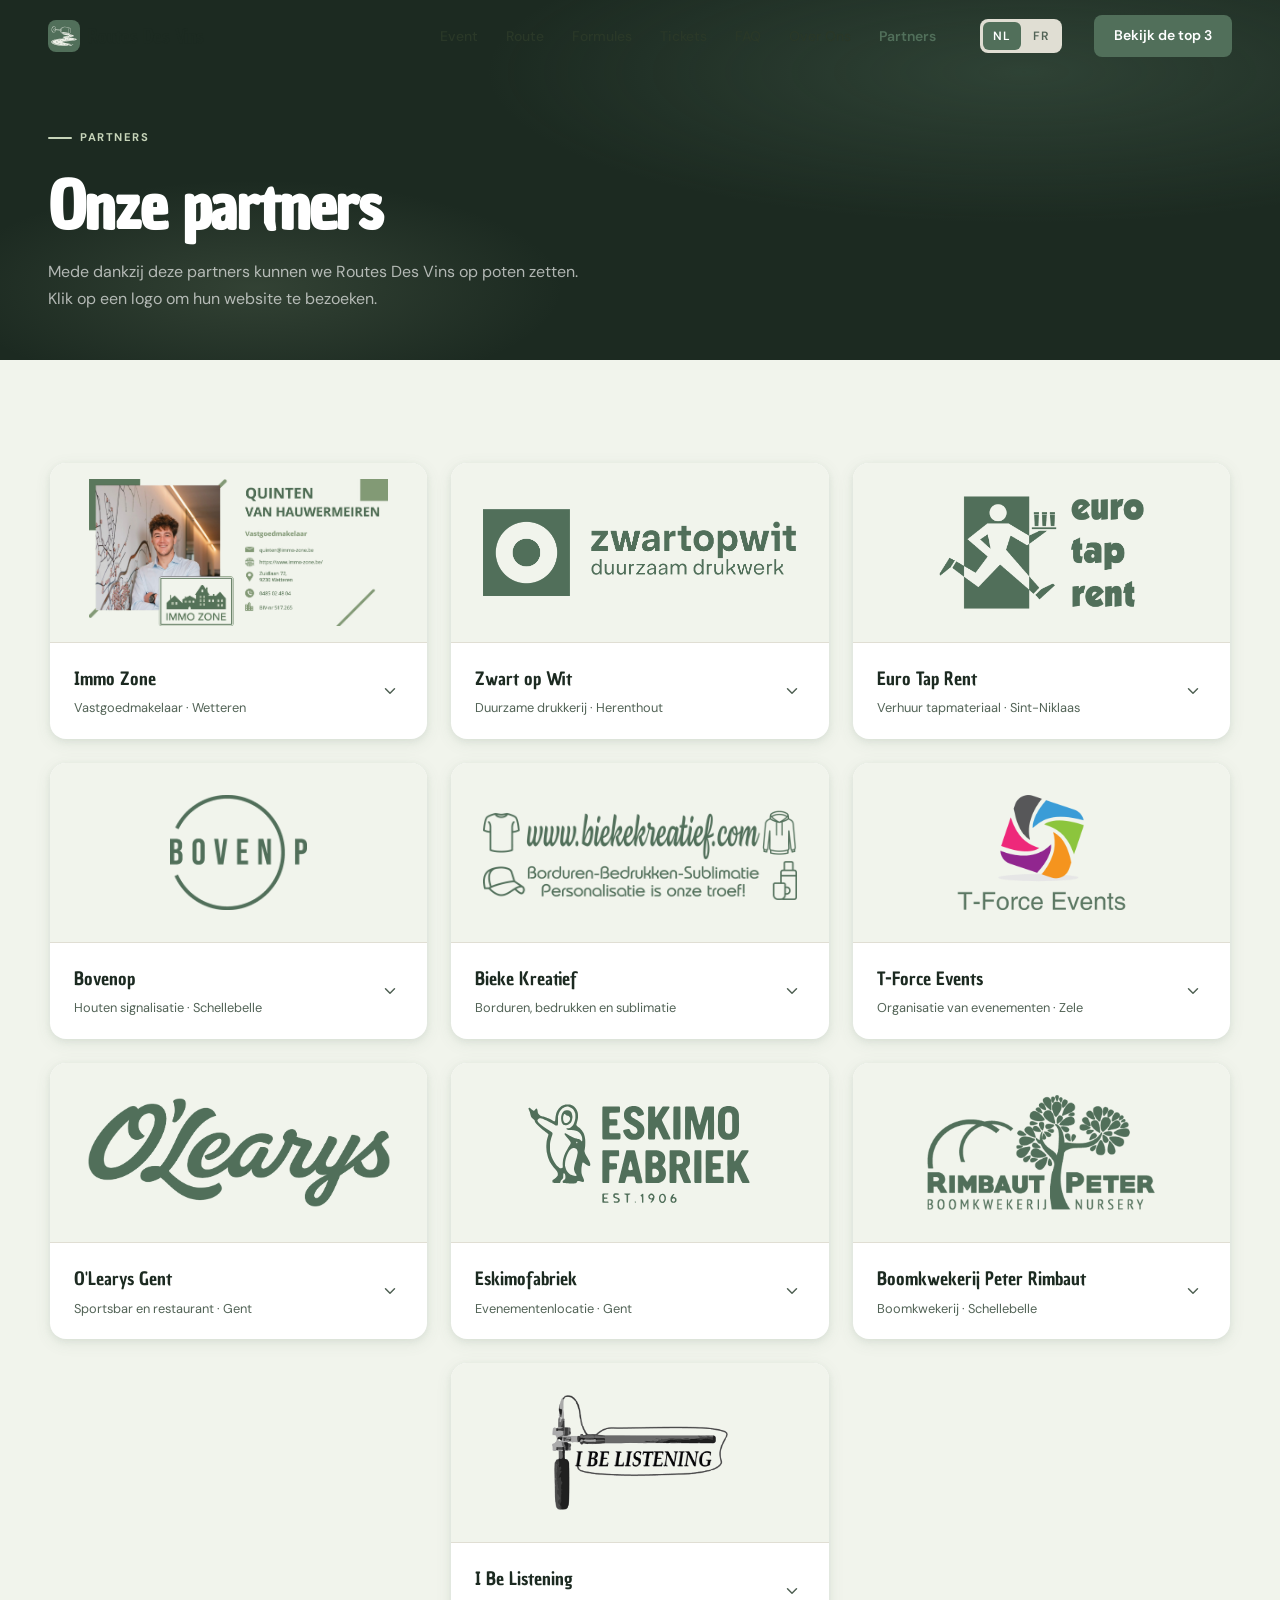
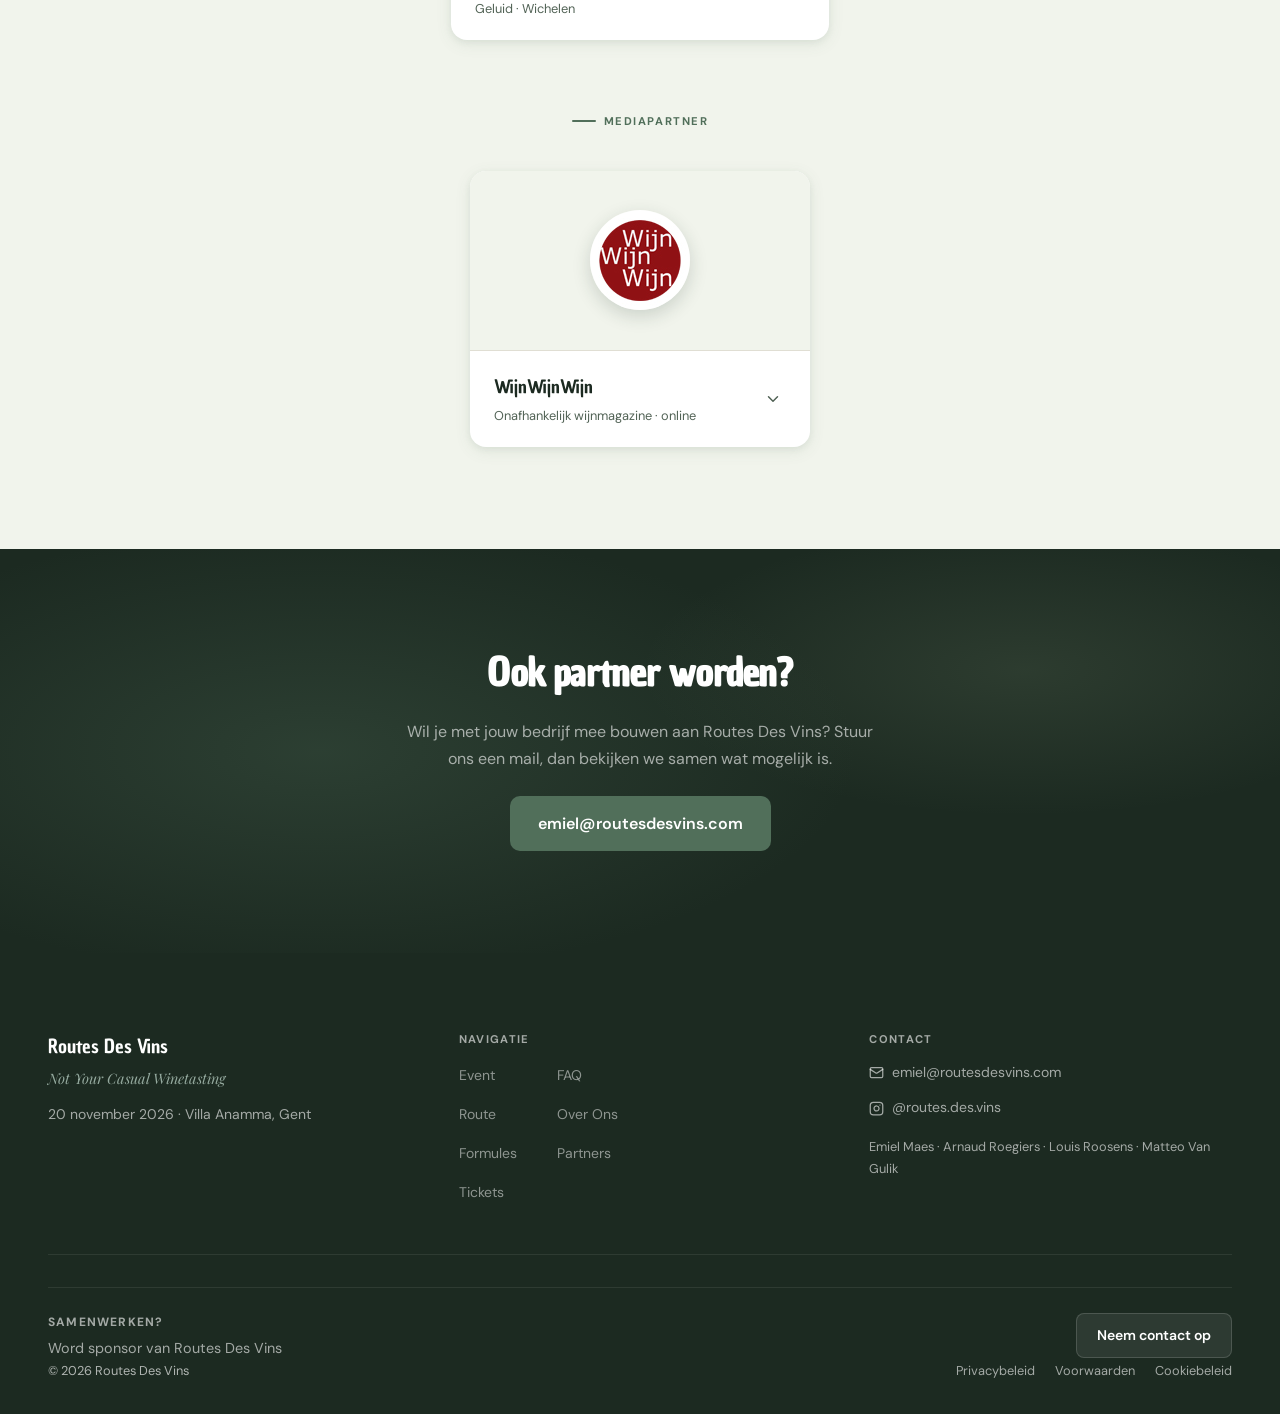
<file: partners.html>
<!DOCTYPE html>
<html lang="nl">
<head>
  <meta charset="UTF-8">
  <meta name="viewport" content="width=device-width, initial-scale=1.0">
  <title>Partners — Routes Des Vins</title>
  <link rel="stylesheet" href="styles.css">
  <link rel="preconnect" href="https://fonts.googleapis.com">
  <link href="https://fonts.googleapis.com/css2?family=Chau+Philomene+One:ital@0;1&family=DM+Sans:ital,opsz,wght@0,9..40,300;0,9..40,400;0,9..40,500;0,9..40,600;1,9..40,300&family=Playfair+Display:ital@1&display=swap" rel="stylesheet">
  <style>
    .cta-banner { background:var(--c-dark);position:relative;overflow:hidden;text-align:center; }
    .cta-banner::before { content:'';position:absolute;inset:0;background:radial-gradient(ellipse 60% 80% at 25% 50%,rgba(81,111,90,.3) 0%,transparent 70%),radial-gradient(ellipse 50% 60% at 80% 30%,rgba(140,161,128,.15) 0%,transparent 60%); }
    .cta-banner > .container { position:relative;z-index:1; }
    .sr-only { position:absolute;width:1px;height:1px;padding:0;margin:-1px;overflow:hidden;clip:rect(0,0,0,0);white-space:nowrap;border:0; }
    .partner-grid { display:grid;grid-template-columns:repeat(3,1fr);gap:1.5rem;max-width:1180px;margin:0 auto;align-items:start; }
    /* rijen van 3; blijft er 1 kaart over, dan staat die in het midden */
    @media (min-width: 1101px) { .partner-grid:not(.single) > .partner-card:last-child:nth-child(3n+1) { grid-column:2; } }
    @media (max-width: 1100px) and (min-width: 701px) {
      .partner-grid { grid-template-columns:repeat(2,1fr);max-width:920px; }
      .partner-grid:not(.single) > .partner-card:last-child:nth-child(odd) { grid-column:1 / -1;justify-self:center;width:calc(50% - 0.75rem); }
    }
    @media (max-width: 700px) { .partner-grid { grid-template-columns:1fr;max-width:480px; } }
    .partner-card { background:#fff;border-radius:16px;overflow:hidden;box-shadow:var(--shadow-md);transition:transform 0.3s var(--ease-spring),box-shadow 0.3s; }
    .partner-card:hover { transform:translateY(-4px);box-shadow:var(--shadow-xl); }
    .partner-logo-link { display:flex;align-items:center;justify-content:center;height:180px;padding:2rem;background:var(--c-cream);border-bottom:1px solid var(--c-offwhite); }
    .partner-logo-link.is-card { padding:1rem 1.25rem; }
    .partner-logo-link img { max-width:100%;max-height:100%;width:auto;height:auto;object-fit:contain;transition:transform 0.35s var(--ease-spring); }
    .partner-logo-link:hover img { transform:scale(1.05); }
    .partner-logo-link:active img { transform:scale(0.98); }
    .partner-logo-link:focus-visible { outline:2px solid var(--c-sage);outline-offset:-4px;border-radius:12px; }
    .partner-card-body { padding:1.25rem 1.5rem;display:flex;align-items:center;justify-content:space-between;gap:1rem; }
    .partner-name { font-family:var(--font-display);font-size:1.15rem;color:var(--c-dark); }
    .partner-meta { font-size:0.8rem;color:var(--c-text-light);margin-top:0.2rem; }
    .bio-toggle { background:none;border:none;cursor:pointer;padding:0.25rem;color:var(--c-text-light);display:flex;align-items:center;flex-shrink:0; }
    .bio-toggle:hover { color:var(--c-forest); }
    .bio-toggle:active .bio-chevron { opacity:0.6; }
    .bio-chevron { transition:transform 0.25s var(--ease-spring); }
    .bio-toggle[aria-expanded="true"] .bio-chevron { transform:rotate(180deg); }
    .partner-bio { display:grid;grid-template-rows:0fr;transition:grid-template-rows 0.35s cubic-bezier(0.22, 1, 0.36, 1); }
    .partner-bio.open { grid-template-rows:1fr; }
    .partner-bio-inner { overflow:hidden; }
    .partner-bio-inner > div { padding:0.85rem 1.5rem 1.25rem;border-top:1px solid var(--c-offwhite); }
    .partner-bio-inner p { margin:0 0 0.75rem;font-size:0.875rem;color:var(--c-text-light);line-height:1.7; }
    .partner-visit { font-size:0.85rem;font-weight:600;color:var(--c-forest);text-decoration:none;display:inline-block;transition:transform 0.25s var(--ease-spring); }
    .partner-visit:hover { transform:translateX(3px);text-decoration:underline; }
    .partner-visit:active { opacity:0.7; }
    .media-partner { margin-top:4.5rem;display:flex;flex-direction:column;align-items:center;gap:1.5rem; }
    .partner-grid.single { grid-template-columns:minmax(0,340px);justify-content:center; }
    .partner-logo-link img.round { max-height:116px;border-radius:50%;box-shadow:0 6px 18px rgba(36,56,44,.18); }
    .partner-visit:focus-visible { outline:2px solid var(--c-sage);outline-offset:2px;border-radius:4px; }
  </style>
</head>
<body>

<nav class="nav scrolled">
  <a href="index.html" class="nav-logo">
    <img src="fotos/logo-mark.png" alt="Routes Des Vins" width="32" height="32">
    Routes Des Vins
  </a>
  <ul class="nav-links">
    <li><a href="event.html" data-i18n="nav_event">Event</a></li>
    <li><a href="route.html" data-i18n="nav_route">Route</a></li>
    <li><a href="formules.html" data-i18n="nav_formules">Formules</a></li>
    <li><a href="tickets.html" data-i18n="nav_tickets">Tickets</a></li>
    <li><a href="faq.html" data-i18n="nav_faq">FAQ</a></li>
    <li><a href="over-ons.html" data-i18n="nav_about">Over Ons</a></li>
    <li><a href="partners.html" class="active" data-i18n="nav_partners">Partners</a></li>
  </ul>
  <div class="nav-lang">
    <button class="lang-btn" data-lang="nl">NL</button>
    <button class="lang-btn" data-lang="fr">FR</button>
  </div>
  <a href="index.html#top3" class="nav-cta" data-i18n="nav_cta">Bekijk de top 3</a>
  <button class="nav-hamburger" aria-label="Menu">
    <span></span><span></span><span></span>
  </button>
</nav>
<div class="nav-mobile">
  <a href="event.html" data-i18n="nav_event">Event</a>
  <a href="route.html" data-i18n="nav_route">Route</a>
  <a href="formules.html" data-i18n="nav_formules">Formules</a>
  <a href="tickets.html" data-i18n="nav_tickets">Tickets</a>
  <a href="faq.html" data-i18n="nav_faq">FAQ</a>
  <a href="over-ons.html" data-i18n="nav_about">Over Ons</a>
  <a href="partners.html" data-i18n="nav_partners">Partners</a>
  <a href="index.html#top3" class="mobile-cta" data-i18n="nav_cta">Bekijk de top 3</a>
  <div class="mobile-lang">
    <button class="lang-btn" data-lang="nl">NL</button>
    <button class="lang-btn" data-lang="fr">FR</button>
  </div>
</div>

<header class="page-header">
  <div class="container page-header-content" style="width:100%">
    <span class="section-eyebrow" data-i18n="partners_eyebrow">Partners</span>
    <h1 class="display-lg reveal" style="margin-top:0.5rem" data-i18n="partners_h1">Onze partners</h1>
    <p class="reveal delay-1" style="max-width:540px;margin-top:1rem;color:rgba(255,255,255,.65)" data-i18n="partners_body">Mede dankzij deze partners kunnen we Routes Des Vins op poten zetten. Klik op een logo om hun website te bezoeken.</p>
  </div>
</header>

<!-- Partners -->
<section class="section" style="background:var(--c-cream)">
  <div class="container">
    <div class="partner-grid">
      <!-- Immo Zone -->
      <div class="partner-card reveal delay-1">
        <a class="partner-logo-link is-card" href="https://www.immo-zone.be/" target="_blank" rel="noopener">
          <img src="fotos/quinten-immozone-versie1.png" alt="Quinten Van Hauwermeiren, vastgoedmakelaar bij Immo Zone" loading="lazy">
        </a>
        <div class="partner-card-body">
          <div>
            <div class="partner-name">Immo Zone</div>
            <div class="partner-meta" data-i18n="immozone_meta">Vastgoedmakelaar · Wetteren</div>
          </div>
          <button class="bio-toggle" type="button" aria-expanded="false" aria-controls="bio-immozone" onclick="togglePartner(this)">
            <span class="sr-only" data-i18n="partners_more">Meer over deze partner</span>
            <svg width="18" height="18" viewBox="0 0 24 24" fill="none" stroke="currentColor" stroke-width="2" stroke-linecap="round" stroke-linejoin="round" class="bio-chevron" aria-hidden="true"><polyline points="6 9 12 15 18 9"></polyline></svg>
          </button>
        </div>
        <div class="partner-bio" id="bio-immozone">
          <div class="partner-bio-inner"><div>
            <p data-i18n="immozone_body">Immo Zone is een erkend vastgoedkantoor dat thuis is in de regio, met onder meer een kantoor in Wetteren. Vastgoedmakelaar Quinten Van Hauwermeiren helpt je er bij het kopen, verkopen, huren en verhuren van je woning, en schat je woning ook gratis en vrijblijvend.</p>
            <a class="partner-visit" href="https://www.immo-zone.be/" target="_blank" rel="noopener" data-i18n="partners_visit">Bezoek de website →</a>
          </div></div>
        </div>
      </div>
      <!-- Zwart op Wit -->
      <div class="partner-card reveal delay-2">
        <a class="partner-logo-link" href="https://www.zwartopwit.be/" target="_blank" rel="noopener">
          <img src="fotos/logo-zwartopwit-green.png" alt="Zwart op Wit, duurzaam drukwerk" loading="lazy">
        </a>
        <div class="partner-card-body">
          <div>
            <div class="partner-name">Zwart op Wit</div>
            <div class="partner-meta" data-i18n="zwartopwit_meta">Duurzame drukkerij · Herenthout</div>
          </div>
          <button class="bio-toggle" type="button" aria-expanded="false" aria-controls="bio-zwartopwit" onclick="togglePartner(this)">
            <span class="sr-only" data-i18n="partners_more">Meer over deze partner</span>
            <svg width="18" height="18" viewBox="0 0 24 24" fill="none" stroke="currentColor" stroke-width="2" stroke-linecap="round" stroke-linejoin="round" class="bio-chevron" aria-hidden="true"><polyline points="6 9 12 15 18 9"></polyline></svg>
          </button>
        </div>
        <div class="partner-bio" id="bio-zwartopwit">
          <div class="partner-bio-inner"><div>
            <p data-i18n="zwartopwit_body">Zwart op Wit is een duurzame drukkerij uit Herenthout die drukt op FSC-gecertificeerd en gerecycleerd papier. Van flyers tot boekjes en blokken: ook onze flyers en de wijnpaspoorten die je op het event krijgt, komen van bij hen.</p>
            <a class="partner-visit" href="https://www.zwartopwit.be/" target="_blank" rel="noopener" data-i18n="partners_visit">Bezoek de website →</a>
          </div></div>
        </div>
      </div>
      <!-- Euro Tap Rent -->
      <div class="partner-card reveal delay-1">
        <a class="partner-logo-link" href="https://eurotaprent.be/" target="_blank" rel="noopener">
          <img src="fotos/logo-eurotaprent-green.png" alt="Euro Tap Rent" loading="lazy">
        </a>
        <div class="partner-card-body">
          <div>
            <div class="partner-name">Euro Tap Rent</div>
            <div class="partner-meta" data-i18n="eurotap_meta">Verhuur tapmateriaal · Sint-Niklaas</div>
          </div>
          <button class="bio-toggle" type="button" aria-expanded="false" aria-controls="bio-eurotap" onclick="togglePartner(this)">
            <span class="sr-only" data-i18n="partners_more">Meer over deze partner</span>
            <svg width="18" height="18" viewBox="0 0 24 24" fill="none" stroke="currentColor" stroke-width="2" stroke-linecap="round" stroke-linejoin="round" class="bio-chevron" aria-hidden="true"><polyline points="6 9 12 15 18 9"></polyline></svg>
          </button>
        </div>
        <div class="partner-bio" id="bio-eurotap">
          <div class="partner-bio-inner"><div>
            <p data-i18n="eurotap_body">Euro Tap Rent uit Sint-Niklaas verhuurt sinds 1998 tapinstallaties, koeltogen, frigo's, glazen en evenemententanks. Ze leveren en installeren alles voor bedrijfsfeesten, festivals en evenementen, zodat de organisatoren aan niets meer hoeven te denken.</p>
            <a class="partner-visit" href="https://eurotaprent.be/" target="_blank" rel="noopener" data-i18n="partners_visit">Bezoek de website →</a>
          </div></div>
        </div>
      </div>
      <!-- Bovenop -->
      <div class="partner-card reveal delay-2">
        <div class="partner-logo-link">
          <img src="fotos/logo-bovenop-green.png" alt="Bovenop" loading="lazy">
        </div>
        <div class="partner-card-body">
          <div>
            <div class="partner-name">Bovenop</div>
            <div class="partner-meta" data-i18n="bovenop_meta">Houten signalisatie · Schellebelle</div>
          </div>
          <button class="bio-toggle" type="button" aria-expanded="false" aria-controls="bio-bovenop" onclick="togglePartner(this)">
            <span class="sr-only" data-i18n="partners_more">Meer over deze partner</span>
            <svg width="18" height="18" viewBox="0 0 24 24" fill="none" stroke="currentColor" stroke-width="2" stroke-linecap="round" stroke-linejoin="round" class="bio-chevron" aria-hidden="true"><polyline points="6 9 12 15 18 9"></polyline></svg>
          </button>
        </div>
        <div class="partner-bio" id="bio-bovenop">
          <div class="partner-bio-inner"><div>
            <p data-i18n="bovenop_body">Arne van Bovenop uit Schellebelle maakte de houten wegwijzers die je op het event de weg tonen, van het vertrekpunt tot de eindbestemming.</p>
          </div></div>
        </div>
      </div>
      <!-- Bieke Kreatief -->
      <div class="partner-card reveal delay-1">
        <a class="partner-logo-link" href="https://www.biekekreatief.com/" target="_blank" rel="noopener">
          <img src="fotos/logo-biekekreatief-green.png" alt="Bieke Kreatief, borduren en bedrukken" loading="lazy">
        </a>
        <div class="partner-card-body">
          <div>
            <div class="partner-name">Bieke Kreatief</div>
            <div class="partner-meta" data-i18n="bieke_meta">Borduren, bedrukken en sublimatie</div>
          </div>
          <button class="bio-toggle" type="button" aria-expanded="false" aria-controls="bio-bieke" onclick="togglePartner(this)">
            <span class="sr-only" data-i18n="partners_more">Meer over deze partner</span>
            <svg width="18" height="18" viewBox="0 0 24 24" fill="none" stroke="currentColor" stroke-width="2" stroke-linecap="round" stroke-linejoin="round" class="bio-chevron" aria-hidden="true"><polyline points="6 9 12 15 18 9"></polyline></svg>
          </button>
        </div>
        <div class="partner-bio" id="bio-bieke">
          <div class="partner-bio-inner"><div>
            <p data-i18n="bieke_body">Bieke Kreatief personaliseert textiel en accessoires met borduur, bedrukking en sublimatie. De geborduurde hemden die ons team op het event draagt, komen van bij haar.</p>
            <a class="partner-visit" href="https://www.biekekreatief.com/" target="_blank" rel="noopener" data-i18n="partners_visit">Bezoek de website →</a>
          </div></div>
        </div>
      </div>
      <!-- T-Force Events -->
      <div class="partner-card reveal delay-2">
        <a class="partner-logo-link" href="https://www.facebook.com/tforceevents/" target="_blank" rel="noopener">
          <img src="fotos/logo-tforce-green.png" alt="T-Force Events" loading="lazy">
        </a>
        <div class="partner-card-body">
          <div>
            <div class="partner-name">T-Force Events</div>
            <div class="partner-meta" data-i18n="tforce_meta">Organisatie van evenementen · Zele</div>
          </div>
          <button class="bio-toggle" type="button" aria-expanded="false" aria-controls="bio-tforce" onclick="togglePartner(this)">
            <span class="sr-only" data-i18n="partners_more">Meer over deze partner</span>
            <svg width="18" height="18" viewBox="0 0 24 24" fill="none" stroke="currentColor" stroke-width="2" stroke-linecap="round" stroke-linejoin="round" class="bio-chevron" aria-hidden="true"><polyline points="6 9 12 15 18 9"></polyline></svg>
          </button>
        </div>
        <div class="partner-bio" id="bio-tforce">
          <div class="partner-bio-inner"><div>
            <p data-i18n="tforce_body">T-Force Events uit Zele organiseert evenementen en staat bedrijven en verenigingen bij om hun event op poten te zetten. Ook Routes Des Vins kan op hun steun rekenen.</p>
            <a class="partner-visit" href="https://www.facebook.com/tforceevents/" target="_blank" rel="noopener" data-i18n="partners_visit">Bezoek de website →</a>
          </div></div>
        </div>
      </div>
      <!-- O'Learys Gent -->
      <div class="partner-card reveal delay-1">
        <a class="partner-logo-link" href="https://olearys.com/en-be/gent/" target="_blank" rel="noopener">
          <img src="fotos/logo-olearys-green.png" alt="O'Learys Gent" loading="lazy">
        </a>
        <div class="partner-card-body">
          <div>
            <div class="partner-name">O'Learys Gent</div>
            <div class="partner-meta" data-i18n="olearys_meta">Sportsbar en restaurant · Gent</div>
          </div>
          <button class="bio-toggle" type="button" aria-expanded="false" aria-controls="bio-olearys" onclick="togglePartner(this)">
            <span class="sr-only" data-i18n="partners_more">Meer over deze partner</span>
            <svg width="18" height="18" viewBox="0 0 24 24" fill="none" stroke="currentColor" stroke-width="2" stroke-linecap="round" stroke-linejoin="round" class="bio-chevron" aria-hidden="true"><polyline points="6 9 12 15 18 9"></polyline></svg>
          </button>
        </div>
        <div class="partner-bio" id="bio-olearys">
          <div class="partner-bio-inner"><div>
            <p data-i18n="olearys_body">O'Learys aan Dok Noord is de grootste bar van Gent: een sportsbar en restaurant in Bostonstijl op 3800 m². Je kan er bowlen op 18 banen, curlen, minigolfen en samen naar de grote matchen kijken.</p>
            <a class="partner-visit" href="https://olearys.com/en-be/gent/" target="_blank" rel="noopener" data-i18n="partners_visit">Bezoek de website →</a>
          </div></div>
        </div>
      </div>
      <!-- Eskimofabriek -->
      <div class="partner-card reveal delay-2">
        <a class="partner-logo-link" href="https://www.eskimofabriek.be/" target="_blank" rel="noopener">
          <img src="fotos/logo-eskimofabriek-green.svg" alt="Eskimofabriek" loading="lazy">
        </a>
        <div class="partner-card-body">
          <div>
            <div class="partner-name">Eskimofabriek</div>
            <div class="partner-meta" data-i18n="eskimo_meta">Evenementenlocatie · Gent</div>
          </div>
          <button class="bio-toggle" type="button" aria-expanded="false" aria-controls="bio-eskimo" onclick="togglePartner(this)">
            <span class="sr-only" data-i18n="partners_more">Meer over deze partner</span>
            <svg width="18" height="18" viewBox="0 0 24 24" fill="none" stroke="currentColor" stroke-width="2" stroke-linecap="round" stroke-linejoin="round" class="bio-chevron" aria-hidden="true"><polyline points="6 9 12 15 18 9"></polyline></svg>
          </button>
        </div>
        <div class="partner-bio" id="bio-eskimo">
          <div class="partner-bio-inner"><div>
            <p data-i18n="eskimo_body">De Eskimofabriek aan de Wiedauwkaai in Gent is een textielfabriek uit 1906 die volledig gerenoveerd werd tot evenementenlocatie. Je kan er terecht voor feesten, seminaries en congressen, en in de Business Village hebben bedrijven er hun kantoor.</p>
            <a class="partner-visit" href="https://www.eskimofabriek.be/" target="_blank" rel="noopener" data-i18n="partners_visit">Bezoek de website →</a>
          </div></div>
        </div>
      </div>
      <!-- Boomkwekerij Peter Rimbaut -->
      <div class="partner-card reveal delay-1">
        <a class="partner-logo-link" href="https://www.peterrimbaut.com/" target="_blank" rel="noopener">
          <img src="fotos/logo-rimbaut-green.png" alt="Boomkwekerij Peter Rimbaut" loading="lazy">
        </a>
        <div class="partner-card-body">
          <div>
            <div class="partner-name">Boomkwekerij Peter Rimbaut</div>
            <div class="partner-meta" data-i18n="rimbaut_meta">Boomkwekerij · Schellebelle</div>
          </div>
          <button class="bio-toggle" type="button" aria-expanded="false" aria-controls="bio-rimbaut" onclick="togglePartner(this)">
            <span class="sr-only" data-i18n="partners_more">Meer over deze partner</span>
            <svg width="18" height="18" viewBox="0 0 24 24" fill="none" stroke="currentColor" stroke-width="2" stroke-linecap="round" stroke-linejoin="round" class="bio-chevron" aria-hidden="true"><polyline points="6 9 12 15 18 9"></polyline></svg>
          </button>
        </div>
        <div class="partner-bio" id="bio-rimbaut">
          <div class="partner-bio-inner"><div>
            <p data-i18n="rimbaut_body">Boomkwekerij Peter Rimbaut aan de Dendermondsesteenweg in Schellebelle kweekt bomen. Peter steunt Routes Des Vins als sponsor.</p>
            <a class="partner-visit" href="https://www.peterrimbaut.com/" target="_blank" rel="noopener" data-i18n="partners_visit">Bezoek de website →</a>
          </div></div>
        </div>
      </div>
      <!-- I Be Listening -->
      <div class="partner-card reveal delay-2">
        <div class="partner-logo-link">
          <img src="fotos/logo-ibelistening.png" alt="I Be Listening" loading="lazy">
        </div>
        <div class="partner-card-body">
          <div>
            <div class="partner-name">I Be Listening</div>
            <div class="partner-meta" data-i18n="ibl_meta">Geluid · Wichelen</div>
          </div>
          <button class="bio-toggle" type="button" aria-expanded="false" aria-controls="bio-ibl" onclick="togglePartner(this)">
            <span class="sr-only" data-i18n="partners_more">Meer over deze partner</span>
            <svg width="18" height="18" viewBox="0 0 24 24" fill="none" stroke="currentColor" stroke-width="2" stroke-linecap="round" stroke-linejoin="round" class="bio-chevron" aria-hidden="true"><polyline points="6 9 12 15 18 9"></polyline></svg>
          </button>
        </div>
        <div class="partner-bio" id="bio-ibl">
          <div class="partner-bio-inner"><div>
            <p data-i18n="ibl_body">I Be Listening is het geluidsbedrijf van Ibe Bauwens uit Wichelen, voor geluidsopnames bij reclame, televisie en film. Ibe steunt Routes Des Vins als sponsor.</p>
          </div></div>
        </div>
      </div>
    </div>
    <!-- Mediapartner -->
    <div class="media-partner">
      <span class="section-eyebrow reveal" data-i18n="partners_media">Mediapartner</span>
      <div class="partner-grid single">
        <!-- WijnWijnWijn -->
        <div class="partner-card reveal delay-1">
          <a class="partner-logo-link" href="https://wijnwijnwijn.be/" target="_blank" rel="noopener">
            <img class="round" src="fotos/logo-wijnwijnwijn.jpg" alt="WijnWijnWijn" loading="lazy">
          </a>
          <div class="partner-card-body">
            <div>
              <div class="partner-name">WijnWijnWijn</div>
              <div class="partner-meta" data-i18n="wijnwijnwijn_meta">Onafhankelijk wijnmagazine · online</div>
            </div>
            <button class="bio-toggle" type="button" aria-expanded="false" aria-controls="bio-wijnwijnwijn" onclick="togglePartner(this)">
              <span class="sr-only" data-i18n="partners_more">Meer over deze partner</span>
              <svg width="18" height="18" viewBox="0 0 24 24" fill="none" stroke="currentColor" stroke-width="2" stroke-linecap="round" stroke-linejoin="round" class="bio-chevron" aria-hidden="true"><polyline points="6 9 12 15 18 9"></polyline></svg>
            </button>
          </div>
          <div class="partner-bio" id="bio-wijnwijnwijn">
            <div class="partner-bio-inner"><div>
              <p data-i18n="wijnwijnwijn_body">WijnWijnWijn is een onafhankelijke wijncommunity die wijnliefhebbers en wijnprofessionals dichter bij elkaar wil brengen. Met een online magazine, een gratis nieuwsbrief om de twee weken en een Facebookgroep brengen ze wijnnieuws, verhalen en een uitgebreide wijnagenda. Ook Routes Des Vins vind je erin terug.</p>
              <a class="partner-visit" href="https://wijnwijnwijn.be/" target="_blank" rel="noopener" data-i18n="partners_visit">Bezoek de website →</a>
            </div></div>
          </div>
        </div>
      </div>
    </div>
  </div>
</section>

<!-- CTA Banner -->
<section class="section cta-banner">
  <div class="container" style="display:flex;flex-direction:column;align-items:center;gap:1.5rem">
    <h2 class="display-md reveal" style="color:#fff;text-align:center" data-i18n="partners_cta_h2">Ook partner worden?</h2>
    <p class="reveal delay-1" style="color:rgba(255,255,255,.6);text-align:center;max-width:480px" data-i18n="partners_cta_body">Wil je met jouw bedrijf mee bouwen aan Routes Des Vins? Stuur ons een mail, dan bekijken we samen wat mogelijk is.</p>
    <a href="mailto:emiel@routesdesvins.com" class="btn-primary reveal delay-2">emiel@routesdesvins.com</a>
  </div>
</section>

<footer class="footer">
  <div class="container">
    <div class="footer-top">
      <div>
        <div class="footer-brand">Routes Des Vins</div>
        <div class="footer-tagline" data-i18n="footer_tagline">Not Your Casual Winetasting</div>
        <p style="margin-top:0.75rem;font-size:0.875rem;color:rgba(255,255,255,.6)" data-i18n="footer_date">20 november 2026 · Villa Anamma, Gent</p>
      </div>
      <div>
        <div class="footer-label">Navigatie</div>
        <div style="display:flex;gap:2.5rem;">
          <ul class="footer-links">
            <li><a href="event.html" data-i18n="nav_event">Event</a></li>
            <li><a href="route.html" data-i18n="nav_route">Route</a></li>
            <li><a href="formules.html" data-i18n="nav_formules">Formules</a></li>
            <li><a href="tickets.html" data-i18n="nav_tickets">Tickets</a></li>
          </ul>
          <ul class="footer-links">
            <li><a href="faq.html" data-i18n="nav_faq">FAQ</a></li>
            <li><a href="over-ons.html" data-i18n="nav_about">Over Ons</a></li>
            <li><a href="partners.html" data-i18n="nav_partners">Partners</a></li>
          </ul>
        </div>
      </div>
      <div>
        <div class="footer-label" data-i18n="footer_contact">Contact</div>
        <p style="margin-bottom:0.5rem">
          <a href="mailto:emiel@routesdesvins.com" style="color:rgba(255,255,255,.6);font-size:0.875rem;display:inline-flex;align-items:center;gap:0.5rem">
            <svg width="15" height="15" viewBox="0 0 24 24" fill="none" stroke="currentColor" stroke-width="2" stroke-linecap="round" stroke-linejoin="round"><rect x="2" y="4" width="20" height="16" rx="2"/><path d="m22 7-8.97 5.7a1.94 1.94 0 0 1-2.06 0L2 7"/></svg>
            emiel@routesdesvins.com
          </a>
        </p>
        <p style="margin-bottom:0.75rem">
          <a href="https://instagram.com/routes.des.vins" target="_blank" rel="noopener" style="color:rgba(255,255,255,.6);font-size:0.875rem;display:inline-flex;align-items:center;gap:0.5rem">
            <svg width="15" height="15" viewBox="0 0 24 24" fill="none" stroke="currentColor" stroke-width="2" stroke-linecap="round" stroke-linejoin="round"><rect x="2" y="2" width="20" height="20" rx="5"/><path d="M16 11.37A4 4 0 1 1 12.63 8 4 4 0 0 1 16 11.37z"/><line x1="17.5" y1="6.5" x2="17.51" y2="6.5"/></svg>
            <span data-i18n="footer_instagram">@routes.des.vins</span>
          </a>
        </p>
        <p style="font-size:0.8rem;color:rgba(255,255,255,.6)" data-i18n="footer_org">Emiel Maes · Arnaud Roegiers · Louis Roosens · Matteo Van Gulik</p>
      </div>
    </div>
    <div style="border-top:1px solid rgba(255,255,255,.08);padding-top:1.5rem;margin-top:0.5rem;display:flex;align-items:center;justify-content:space-between;flex-wrap:wrap;gap:1rem;">
      <div>
        <div style="font-size:0.75rem;font-weight:700;letter-spacing:0.1em;text-transform:uppercase;color:rgba(255,255,255,.6);margin-bottom:0.25rem">Samenwerken?</div>
        <div style="font-size:0.9rem;color:rgba(255,255,255,.6)">Word sponsor van Routes Des Vins</div>
      </div>
      <a href="mailto:emiel@routesdesvins.com" style="display:inline-flex;align-items:center;gap:0.5rem;background:rgba(255,255,255,.08);border:1px solid rgba(255,255,255,.15);color:#fff;font-size:0.875rem;font-weight:600;padding:0.6rem 1.25rem;border-radius:8px;text-decoration:none">Neem contact op</a>
    </div>
    <div class="footer-bottom">
      <span data-i18n="footer_rights">© 2026 Routes Des Vins</span>
      <nav style="display:flex;gap:1.25rem;flex-wrap:wrap">
        <a href="privacybeleid.html" style="color:rgba(255,255,255,.6);font-size:0.8rem">Privacybeleid</a>
        <a href="voorwaarden.html" style="color:rgba(255,255,255,.6);font-size:0.8rem">Voorwaarden</a>
        <a href="cookiebeleid.html" style="color:rgba(255,255,255,.6);font-size:0.8rem">Cookiebeleid</a>
      </nav>
    </div>
  </div>
</footer>

<script>
function togglePartner(btn) {
  var card = btn.closest('.partner-card');
  var bio = card.querySelector('.partner-bio');
  var willOpen = !bio.classList.contains('open');

  // Accordion: only one open at a time
  document.querySelectorAll('.partner-card').forEach(function(c) {
    c.querySelector('.partner-bio').classList.remove('open');
    c.querySelector('.bio-toggle').setAttribute('aria-expanded', 'false');
  });

  if (willOpen) {
    bio.classList.add('open');
    btn.setAttribute('aria-expanded', 'true');
  }
}
</script>
<script src="translations.js"></script>
</body>
</html>
</file>
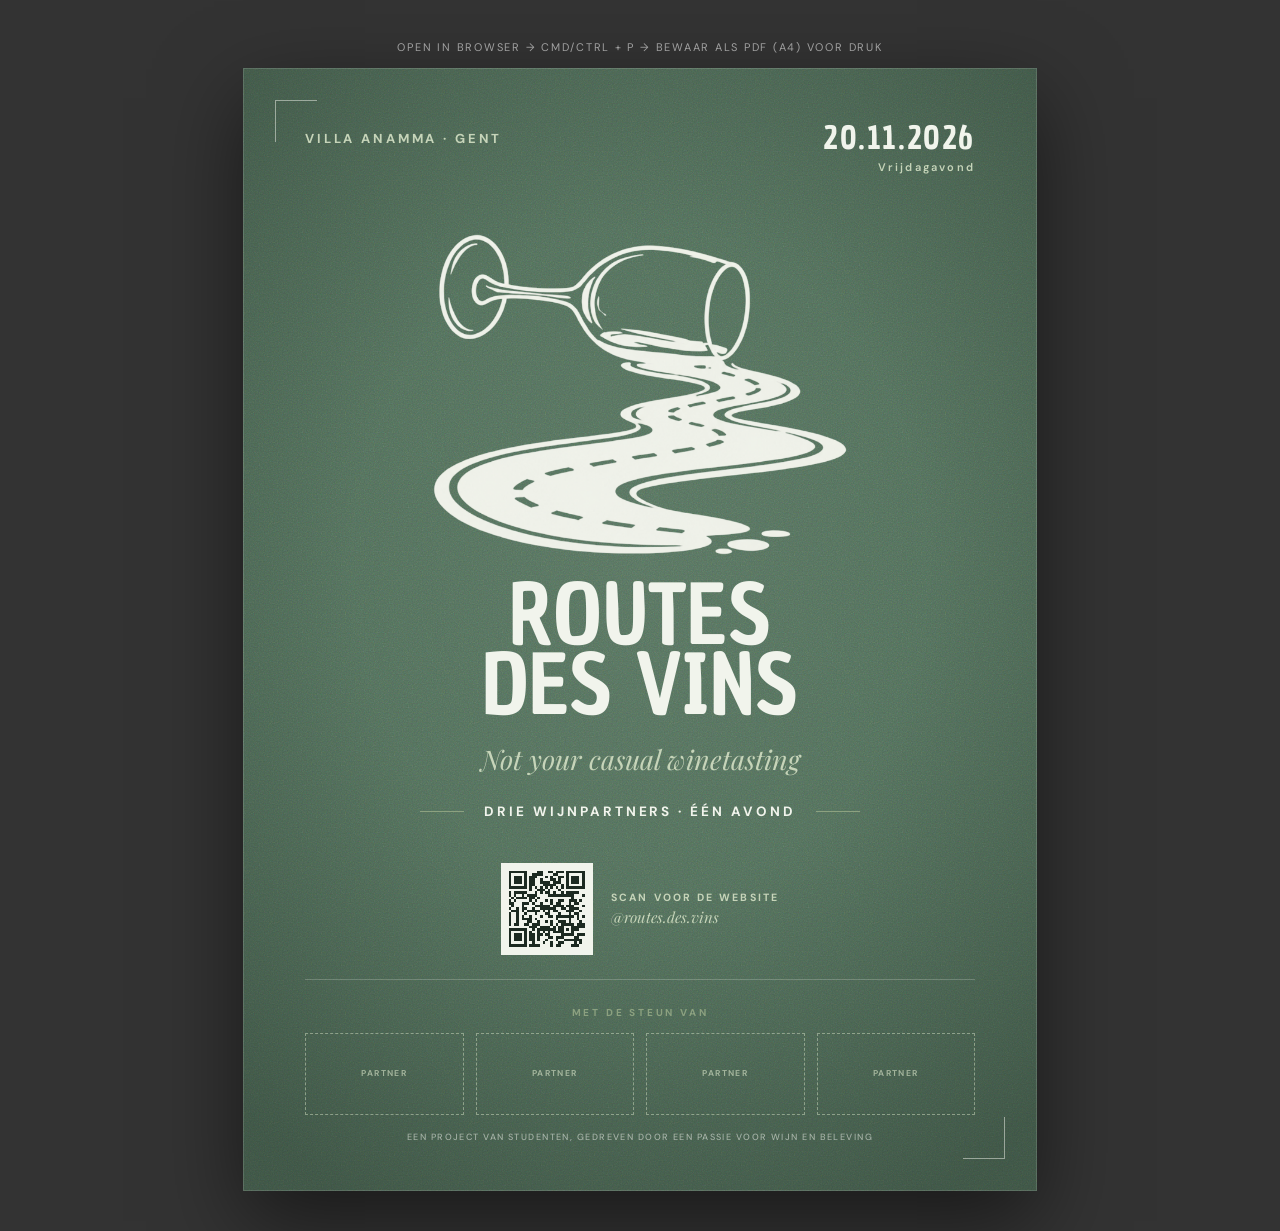
<file: poster.html>
<!DOCTYPE html>
<html lang="nl">
<head>
<meta charset="UTF-8">
<title>Routes Des Vins — Affiche</title>
<link rel="preconnect" href="https://fonts.googleapis.com">
<link rel="preconnect" href="https://fonts.gstatic.com" crossorigin>
<link href="https://fonts.googleapis.com/css2?family=Chau+Philomene+One&family=DM+Sans:opsz,wght@9..40,400;9..40,500;9..40,700&family=Playfair+Display:ital@1&display=swap" rel="stylesheet">
<style>
  * { margin: 0; padding: 0; box-sizing: border-box; }

  :root {
    --forest: #516F5A;   /* exact background of the logo file */
    --cream:  #F1F4EC;
    --light:  #C6D4B9;
    --sage:   #8CA180;
    --font-display: 'Chau Philomene One', 'Haettenschweiler', 'Arial Narrow', sans-serif;
    --font-body:    'DM Sans', system-ui, sans-serif;
    --font-accent:  'Playfair Display', Georgia, serif;
  }

  @page { size: A4 portrait; margin: 0; }

  body {
    background: #333;
    display: flex; flex-direction: column; align-items: center;
    gap: 14px; padding: 40px 16px;
    font-family: var(--font-body);
  }
  .hint { color: #aaa; font-size: 11px; letter-spacing: 0.16em; text-transform: uppercase; }
  @media print {
    body { background: none; padding: 0; gap: 0; }
    .hint { display: none; }
    .sheet { box-shadow: none; }
  }

  /* ───────────  POSTER  ─────────── */
  .sheet {
    width: 794px;
    height: 1123px;
    position: relative;
    overflow: hidden;
    background: var(--forest);
    color: var(--cream);
    box-shadow: 0 30px 80px rgba(0,0,0,.5);
  }
  /* grain — behind the content, so the logo raster is never boxed */
  .sheet::before {
    content: '';
    position: absolute; inset: 0;
    z-index: 1;
    pointer-events: none;
    opacity: 0.55;
    mix-blend-mode: soft-light;
    background-image: url("data:image/svg+xml,%3Csvg viewBox='0 0 220 220' xmlns='http://www.w3.org/2000/svg'%3E%3Cfilter id='n'%3E%3CfeTurbulence type='fractalNoise' baseFrequency='0.72' numOctaves='4' stitchTiles='stitch'/%3E%3C/filter%3E%3Crect width='100%25' height='100%25' filter='url(%23n)'/%3E%3C/svg%3E");
    background-size: 200px;
  }
  /* vignette + hairline frame for depth */
  .sheet::after {
    content: '';
    position: absolute; inset: 0;
    z-index: 1;
    pointer-events: none;
    box-shadow: inset 0 0 0 1px rgba(241,244,236,.14);
    background: radial-gradient(ellipse 78% 64% at 50% 44%, rgba(241,244,236,.04) 0%, transparent 46%, rgba(18,28,22,.32) 100%);
  }

  .corner { position: absolute; width: 42px; height: 42px; z-index: 3; }
  .corner.tl { top: 32px; left: 32px; border-top: 1.5px solid rgba(241,244,236,.5); border-left: 1.5px solid rgba(241,244,236,.5); }
  .corner.br { bottom: 32px; right: 32px; border-bottom: 1.5px solid rgba(241,244,236,.5); border-right: 1.5px solid rgba(241,244,236,.5); }

  .pad {
    position: absolute; inset: 0;
    padding: 54px 62px 48px;
    display: flex; flex-direction: column;
    z-index: 2;
  }

  /* top bar */
  .top { display: flex; justify-content: space-between; align-items: flex-start; }
  .top .place {
    font-size: 13px; font-weight: 700; letter-spacing: 0.22em;
    text-transform: uppercase; color: var(--light); padding-top: 8px;
  }
  .top .date {
    font-family: var(--font-display); font-size: 32px; letter-spacing: 0.05em;
    color: var(--cream); text-align: right; line-height: 1;
  }
  .top .date small {
    display: block; font-family: var(--font-body);
    font-size: 11px; font-weight: 600; letter-spacing: 0.2em;
    color: var(--light); margin-top: 8px;
  }

  /* ── centre block ── */
  .centre { text-align: center; margin-top: 52px; }
  .centre .logo { width: 432px; height: auto; display: block; margin: 0 auto; }
  .wordmark {
    font-family: var(--font-display);
    text-transform: uppercase;
    line-height: 0.86;
    letter-spacing: 0.02em;
    color: var(--cream);
    margin-top: 16px;
  }
  .wordmark span { display: block; font-size: 82px; }
  .tagline {
    font-family: var(--font-accent); font-style: italic;
    font-size: 27px; color: var(--light);
    margin-top: 20px;
  }
  .strip {
    display: flex; align-items: center; justify-content: center;
    gap: 20px; margin-top: 26px;
  }
  .strip .rule { flex: 0 0 44px; height: 1.5px; background: var(--sage); }
  .strip .txt {
    font-size: 13.5px; font-weight: 700; letter-spacing: 0.22em;
    text-transform: uppercase; color: var(--cream);
  }

  /* ── bottom block ── */
  .bottom { margin-top: auto; }
  .ticket-row {
    display: flex; align-items: center; justify-content: center;
    gap: 18px;
    margin-bottom: 24px;
  }
  .qr-box {
    width: 92px; height: 92px;
    background: var(--cream);
    display: flex; align-items: center; justify-content: center;
    flex-shrink: 0;
  }
  .qr-box .qr-img { width: 76px; height: 76px; display: block; image-rendering: pixelated; }
  .ticket-txt .kick {
    font-size: 10.5px; font-weight: 700; letter-spacing: 0.2em;
    text-transform: uppercase; color: var(--light);
  }
  .ticket-txt .handle {
    font-family: var(--font-accent); font-style: italic;
    font-size: 15px; color: var(--light); margin-top: 3px;
  }

    .sponsors { padding-top: 26px; border-top: 1.5px solid rgba(241,244,236,.22); }
  .sponsors .lbl {
    text-align: center; font-size: 10px; font-weight: 700; letter-spacing: 0.28em;
    text-transform: uppercase; color: var(--sage); margin-bottom: 14px;
  }
  .sponsors .grid { display: grid; grid-template-columns: repeat(4, minmax(0, 1fr)); gap: 12px; }
  /* Drop-zone — replace inner text with:
     <img src="fotos/sponsor-x.png" style="max-width:100%;max-height:74%;object-fit:contain"> */
  .logo-slot {
    aspect-ratio: 5 / 2.6;
    border: 1.4px dashed rgba(198,212,185,.55);
    display: flex; align-items: center; justify-content: center;
    font-size: 8.5px; font-weight: 700; letter-spacing: 0.16em;
    text-transform: uppercase; color: rgba(198,212,185,.7);
  }
  .credit {
    text-align: center; margin-top: 16px;
    font-size: 9px; font-weight: 500; letter-spacing: 0.16em;
    text-transform: uppercase; color: rgba(241,244,236,.55);
  }
</style>
</head>
<body>

<p class="hint">Open in browser → Cmd/Ctrl + P → Bewaar als PDF (A4) voor druk</p>

<div class="sheet">
  <span class="corner tl"></span>
  <span class="corner br"></span>

  <div class="pad">

    <div class="top">
      <div class="place">Villa Anamma · Gent</div>
      <div class="date">20.11.2026<small>Vrijdagavond</small></div>
    </div>

    <div class="centre">
      <img class="logo" src="[data-uri]" alt="Routes Des Vins">
      <div class="wordmark"><span>Routes</span><span>Des Vins</span></div>
      <div class="tagline">Not your casual winetasting</div>
      <div class="strip">
        <span class="rule"></span>
        <span class="txt">Drie wijnpartners · Één avond</span>
        <span class="rule"></span>
      </div>
    </div>

    <div class="bottom">
      <div class="ticket-row">
        <div class="qr-box"><img class="qr-img" src="[data-uri]" alt="QR"></div>
        <div class="ticket-txt">
          <div class="kick">Scan voor de website</div>
          <div class="handle">@routes.des.vins</div>
        </div>
      </div>
      <div class="sponsors">
        <div class="lbl">Met de steun van</div>
        <div class="grid">
          <div class="logo-slot">Partner</div>
          <div class="logo-slot">Partner</div>
          <div class="logo-slot">Partner</div>
          <div class="logo-slot">Partner</div>
        </div>
      </div>
      <div class="credit">Een project van studenten, gedreven door een passie voor wijn en beleving</div>
    </div>

  </div>
</div>


</body>
</html>
</file>
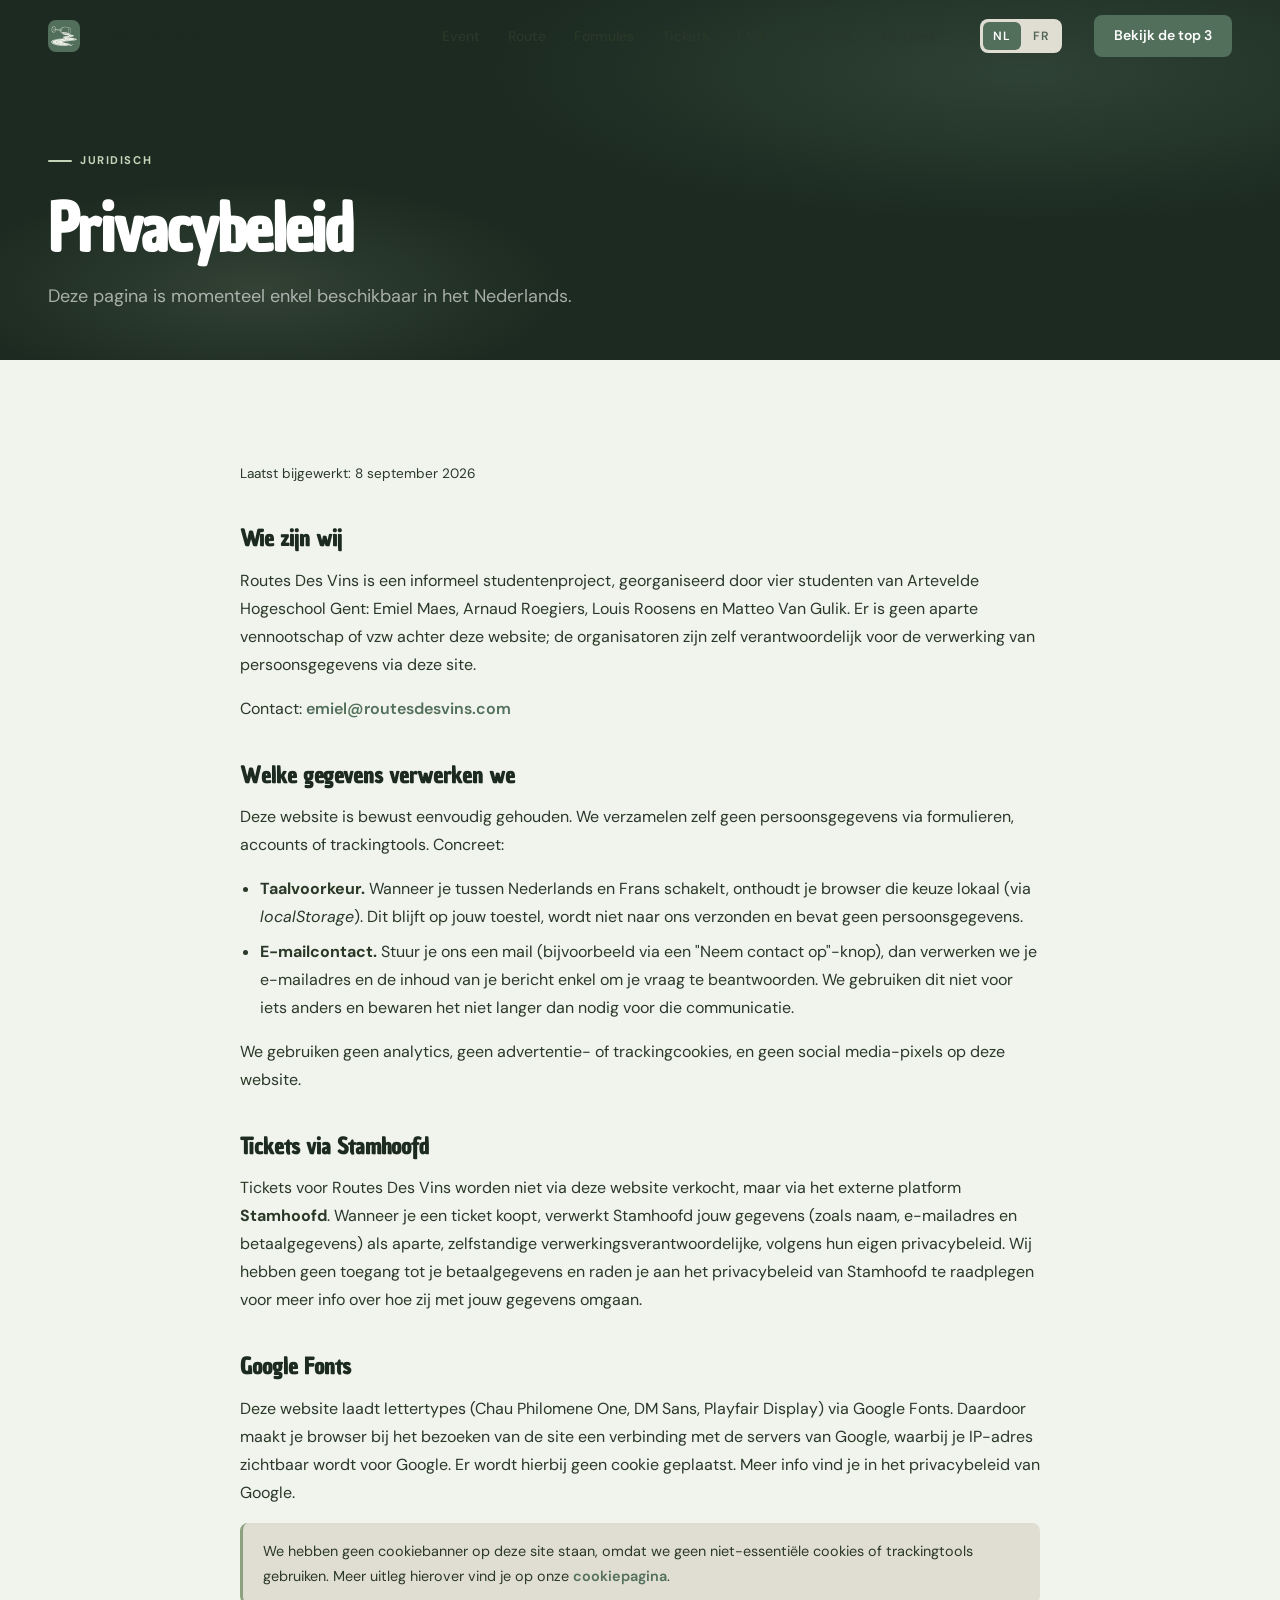
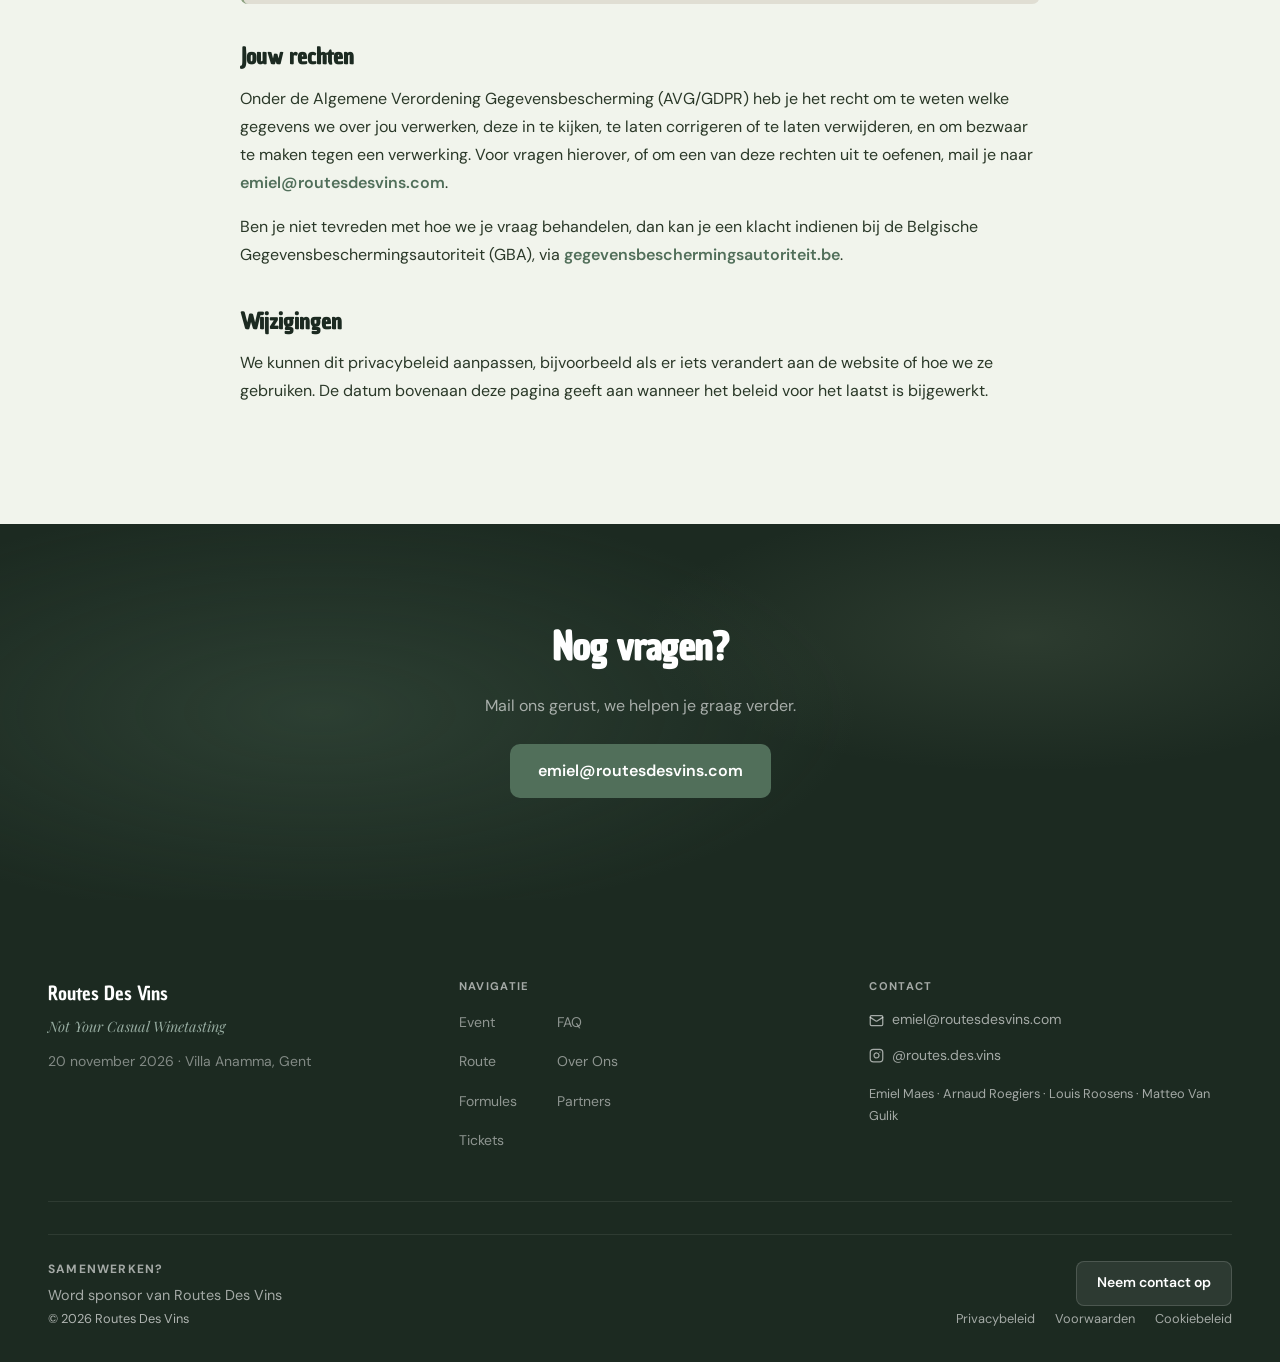
<file: privacybeleid.html>
<!DOCTYPE html>
<html lang="nl">
<head>
  <meta charset="UTF-8">
  <meta name="viewport" content="width=device-width, initial-scale=1.0">
  <title>Privacybeleid — Routes Des Vins</title>
  <link rel="stylesheet" href="styles.css">
  <link rel="preconnect" href="https://fonts.googleapis.com">
  <link href="https://fonts.googleapis.com/css2?family=Chau+Philomene+One:ital@0;1&family=DM+Sans:ital,opsz,wght@0,9..40,300;0,9..40,400;0,9..40,500;0,9..40,600;1,9..40,300&family=Playfair+Display:ital@1&display=swap" rel="stylesheet">
  <style>
    .legal-prose h2 { font-size: 1.4rem; margin: 2.5rem 0 1rem; }
    .legal-prose h2:first-child { margin-top: 0; }
    .legal-prose h3 { font-size: 1.05rem; margin: 1.5rem 0 0.6rem; color: var(--c-dark); }
    .legal-prose p { margin: 0 0 1rem; color: var(--c-text); line-height: 1.75; }
    .legal-prose ul { margin: 0 0 1rem; padding-left: 1.25rem; color: var(--c-text); line-height: 1.75; }
    .legal-prose li { margin-bottom: 0.4rem; }
    .legal-prose a { color: var(--c-forest); font-weight: 600; }
    .legal-meta { font-size: 0.85rem; color: var(--c-text-light); margin-bottom: 2.5rem; }
    .legal-note {
      background: var(--c-offwhite);
      border-left: 3px solid var(--c-sage);
      border-radius: 8px;
      padding: 1rem 1.25rem;
      margin: 0 0 1.5rem;
      font-size: 0.9rem;
      color: var(--c-text);
    }
    .cta-banner { background: var(--c-dark); position: relative; overflow: hidden; text-align: center; }
    .cta-banner::before {
      content: '';
      position: absolute;
      inset: 0;
      background:
        radial-gradient(ellipse 60% 80% at 25% 50%, rgba(81,111,90,.3) 0%, transparent 70%),
        radial-gradient(ellipse 50% 60% at 80% 30%, rgba(140,161,128,.15) 0%, transparent 60%);
    }
    .cta-banner > .container { position: relative; z-index: 1; }
  </style>
</head>
<body>

<nav class="nav scrolled">
  <a href="index.html" class="nav-logo">
    <img src="fotos/logo-mark.png" alt="Routes Des Vins" width="32" height="32">
    Routes Des Vins
  </a>
  <ul class="nav-links">
    <li><a href="event.html" data-i18n="nav_event">Event</a></li>
    <li><a href="route.html" data-i18n="nav_route">Route</a></li>
    <li><a href="formules.html" data-i18n="nav_formules">Formules</a></li>
    <li><a href="tickets.html" data-i18n="nav_tickets">Tickets</a></li>
    <li><a href="faq.html" data-i18n="nav_faq">FAQ</a></li>
    <li><a href="over-ons.html" data-i18n="nav_about">Over Ons</a></li>
    <li><a href="partners.html" data-i18n="nav_partners">Partners</a></li>
  </ul>
  <div class="nav-lang">
    <button class="lang-btn" data-lang="nl">NL</button>
    <button class="lang-btn" data-lang="fr">FR</button>
  </div>
  <a href="index.html#top3" class="nav-cta" data-i18n="nav_cta">Bekijk de top 3</a>
  <button class="nav-hamburger" aria-label="Menu">
    <span></span><span></span><span></span>
  </button>
</nav>
<div class="nav-mobile">
  <a href="event.html" data-i18n="nav_event">Event</a>
  <a href="route.html" data-i18n="nav_route">Route</a>
  <a href="formules.html" data-i18n="nav_formules">Formules</a>
  <a href="tickets.html" data-i18n="nav_tickets">Tickets</a>
  <a href="faq.html" data-i18n="nav_faq">FAQ</a>
  <a href="over-ons.html" data-i18n="nav_about">Over Ons</a>
  <a href="partners.html" data-i18n="nav_partners">Partners</a>
  <a href="index.html#top3" class="mobile-cta" data-i18n="nav_cta">Bekijk de top 3</a>
  <div class="mobile-lang">
    <button class="lang-btn" data-lang="nl">NL</button>
    <button class="lang-btn" data-lang="fr">FR</button>
  </div>
</div>

<header class="page-header">
  <div class="container page-header-content" style="width:100%">
    <span class="section-eyebrow">Juridisch</span>
    <h1 class="display-lg reveal" style="margin-top:0.5rem">Privacybeleid</h1>
    <p class="body-lg reveal delay-1" style="max-width:560px;margin-top:1rem;color:rgba(255,255,255,.6)">Deze pagina is momenteel enkel beschikbaar in het Nederlands.</p>
  </div>
</header>

<section class="section" style="background:var(--c-cream)">
  <div class="container-sm legal-prose">
    <p class="legal-meta">Laatst bijgewerkt: 8 september 2026</p>

    <h2>Wie zijn wij</h2>
    <p>Routes Des Vins is een informeel studentenproject, georganiseerd door vier studenten van Artevelde Hogeschool Gent: Emiel Maes, Arnaud Roegiers, Louis Roosens en Matteo Van Gulik. Er is geen aparte vennootschap of vzw achter deze website; de organisatoren zijn zelf verantwoordelijk voor de verwerking van persoonsgegevens via deze site.</p>
    <p>Contact: <a href="mailto:emiel@routesdesvins.com">emiel@routesdesvins.com</a></p>

    <h2>Welke gegevens verwerken we</h2>
    <p>Deze website is bewust eenvoudig gehouden. We verzamelen zelf geen persoonsgegevens via formulieren, accounts of trackingtools. Concreet:</p>
    <ul>
      <li><strong>Taalvoorkeur.</strong> Wanneer je tussen Nederlands en Frans schakelt, onthoudt je browser die keuze lokaal (via <em>localStorage</em>). Dit blijft op jouw toestel, wordt niet naar ons verzonden en bevat geen persoonsgegevens.</li>
      <li><strong>E-mailcontact.</strong> Stuur je ons een mail (bijvoorbeeld via een "Neem contact op"-knop), dan verwerken we je e-mailadres en de inhoud van je bericht enkel om je vraag te beantwoorden. We gebruiken dit niet voor iets anders en bewaren het niet langer dan nodig voor die communicatie.</li>
    </ul>
    <p>We gebruiken geen analytics, geen advertentie- of trackingcookies, en geen social media-pixels op deze website.</p>

    <h2>Tickets via Stamhoofd</h2>
    <p>Tickets voor Routes Des Vins worden niet via deze website verkocht, maar via het externe platform <strong>Stamhoofd</strong>. Wanneer je een ticket koopt, verwerkt Stamhoofd jouw gegevens (zoals naam, e-mailadres en betaalgegevens) als aparte, zelfstandige verwerkingsverantwoordelijke, volgens hun eigen privacybeleid. Wij hebben geen toegang tot je betaalgegevens en raden je aan het privacybeleid van Stamhoofd te raadplegen voor meer info over hoe zij met jouw gegevens omgaan.</p>

    <h2>Google Fonts</h2>
    <p>Deze website laadt lettertypes (Chau Philomene One, DM Sans, Playfair Display) via Google Fonts. Daardoor maakt je browser bij het bezoeken van de site een verbinding met de servers van Google, waarbij je IP-adres zichtbaar wordt voor Google. Er wordt hierbij geen cookie geplaatst. Meer info vind je in het privacybeleid van Google.</p>

    <div class="legal-note">We hebben geen cookiebanner op deze site staan, omdat we geen niet-essentiële cookies of trackingtools gebruiken. Meer uitleg hierover vind je op onze <a href="cookiebeleid.html">cookiepagina</a>.</div>

    <h2>Jouw rechten</h2>
    <p>Onder de Algemene Verordening Gegevensbescherming (AVG/GDPR) heb je het recht om te weten welke gegevens we over jou verwerken, deze in te kijken, te laten corrigeren of te laten verwijderen, en om bezwaar te maken tegen een verwerking. Voor vragen hierover, of om een van deze rechten uit te oefenen, mail je naar <a href="mailto:emiel@routesdesvins.com">emiel@routesdesvins.com</a>.</p>
    <p>Ben je niet tevreden met hoe we je vraag behandelen, dan kan je een klacht indienen bij de Belgische Gegevensbeschermingsautoriteit (GBA), via <a href="https://www.gegevensbeschermingsautoriteit.be" target="_blank" rel="noopener">gegevensbeschermingsautoriteit.be</a>.</p>

    <h2>Wijzigingen</h2>
    <p>We kunnen dit privacybeleid aanpassen, bijvoorbeeld als er iets verandert aan de website of hoe we ze gebruiken. De datum bovenaan deze pagina geeft aan wanneer het beleid voor het laatst is bijgewerkt.</p>
  </div>
</section>

<section class="section cta-banner">
  <div class="container" style="display:flex;flex-direction:column;align-items:center;gap:1.5rem">
    <h2 class="display-md reveal" style="color:#fff;text-align:center">Nog vragen?</h2>
    <p class="reveal delay-1" style="color:rgba(255,255,255,.6);text-align:center;max-width:480px">Mail ons gerust, we helpen je graag verder.</p>
    <a href="mailto:emiel@routesdesvins.com" class="btn-primary reveal delay-2">emiel@routesdesvins.com</a>
  </div>
</section>

<footer class="footer">
  <div class="container">
    <div class="footer-top">
      <div>
        <div class="footer-brand">Routes Des Vins</div>
        <div class="footer-tagline" data-i18n="footer_tagline">Not Your Casual Winetasting</div>
        <p style="margin-top:0.75rem;font-size:0.875rem;color:rgba(255,255,255,.45)" data-i18n="footer_date">20 november 2026 · Villa Anamma, Gent</p>
      </div>
      <div>
        <div class="footer-label">Navigatie</div>
        <div style="display:flex;gap:2.5rem;">
          <ul class="footer-links">
            <li><a href="event.html" data-i18n="nav_event">Event</a></li>
            <li><a href="route.html" data-i18n="nav_route">Route</a></li>
            <li><a href="formules.html" data-i18n="nav_formules">Formules</a></li>
            <li><a href="tickets.html" data-i18n="nav_tickets">Tickets</a></li>
          </ul>
          <ul class="footer-links">
            <li><a href="faq.html" data-i18n="nav_faq">FAQ</a></li>
            <li><a href="over-ons.html" data-i18n="nav_about">Over Ons</a></li>
            <li><a href="partners.html" data-i18n="nav_partners">Partners</a></li>
          </ul>
        </div>
      </div>
      <div>
        <div class="footer-label" data-i18n="footer_contact">Contact</div>
        <p style="margin-bottom:0.5rem">
          <a href="mailto:emiel@routesdesvins.com" style="color:rgba(255,255,255,.6);font-size:0.875rem;display:inline-flex;align-items:center;gap:0.5rem">
            <svg width="15" height="15" viewBox="0 0 24 24" fill="none" stroke="currentColor" stroke-width="2" stroke-linecap="round" stroke-linejoin="round"><rect x="2" y="4" width="20" height="16" rx="2"/><path d="m22 7-8.97 5.7a1.94 1.94 0 0 1-2.06 0L2 7"/></svg>
            emiel@routesdesvins.com
          </a>
        </p>
        <p style="margin-bottom:0.75rem">
          <a href="https://instagram.com/routes.des.vins" target="_blank" rel="noopener" style="color:rgba(255,255,255,.6);font-size:0.875rem;display:inline-flex;align-items:center;gap:0.5rem">
            <svg width="15" height="15" viewBox="0 0 24 24" fill="none" stroke="currentColor" stroke-width="2" stroke-linecap="round" stroke-linejoin="round"><rect x="2" y="2" width="20" height="20" rx="5"/><path d="M16 11.37A4 4 0 1 1 12.63 8 4 4 0 0 1 16 11.37z"/><line x1="17.5" y1="6.5" x2="17.51" y2="6.5"/></svg>
            <span data-i18n="footer_instagram">@routes.des.vins</span>
          </a>
        </p>
        <p style="font-size:0.8rem;color:rgba(255,255,255,.6)" data-i18n="footer_org">Emiel Maes · Arnaud Roegiers · Louis Roosens · Matteo Van Gulik</p>
      </div>
    </div>
    <div style="border-top:1px solid rgba(255,255,255,.08);padding-top:1.5rem;margin-top:0.5rem;display:flex;align-items:center;justify-content:space-between;flex-wrap:wrap;gap:1rem;">
      <div>
        <div style="font-size:0.75rem;font-weight:700;letter-spacing:0.1em;text-transform:uppercase;color:rgba(255,255,255,.6);margin-bottom:0.25rem">Samenwerken?</div>
        <div style="font-size:0.9rem;color:rgba(255,255,255,.6)">Word sponsor van Routes Des Vins</div>
      </div>
      <a href="mailto:emiel@routesdesvins.com" style="display:inline-flex;align-items:center;gap:0.5rem;background:rgba(255,255,255,.08);border:1px solid rgba(255,255,255,.15);color:#fff;font-size:0.875rem;font-weight:600;padding:0.6rem 1.25rem;border-radius:8px;text-decoration:none">Neem contact op</a>
    </div>
    <div class="footer-bottom">
      <span data-i18n="footer_rights">© 2026 Routes Des Vins</span>
      <nav style="display:flex;gap:1.25rem;flex-wrap:wrap">
        <a href="privacybeleid.html" style="color:rgba(255,255,255,.6);font-size:0.8rem">Privacybeleid</a>
        <a href="voorwaarden.html" style="color:rgba(255,255,255,.6);font-size:0.8rem">Voorwaarden</a>
        <a href="cookiebeleid.html" style="color:rgba(255,255,255,.6);font-size:0.8rem">Cookiebeleid</a>
      </nav>
    </div>
  </div>
</footer>

<script src="translations.js"></script>
</body>
</html>
</file>
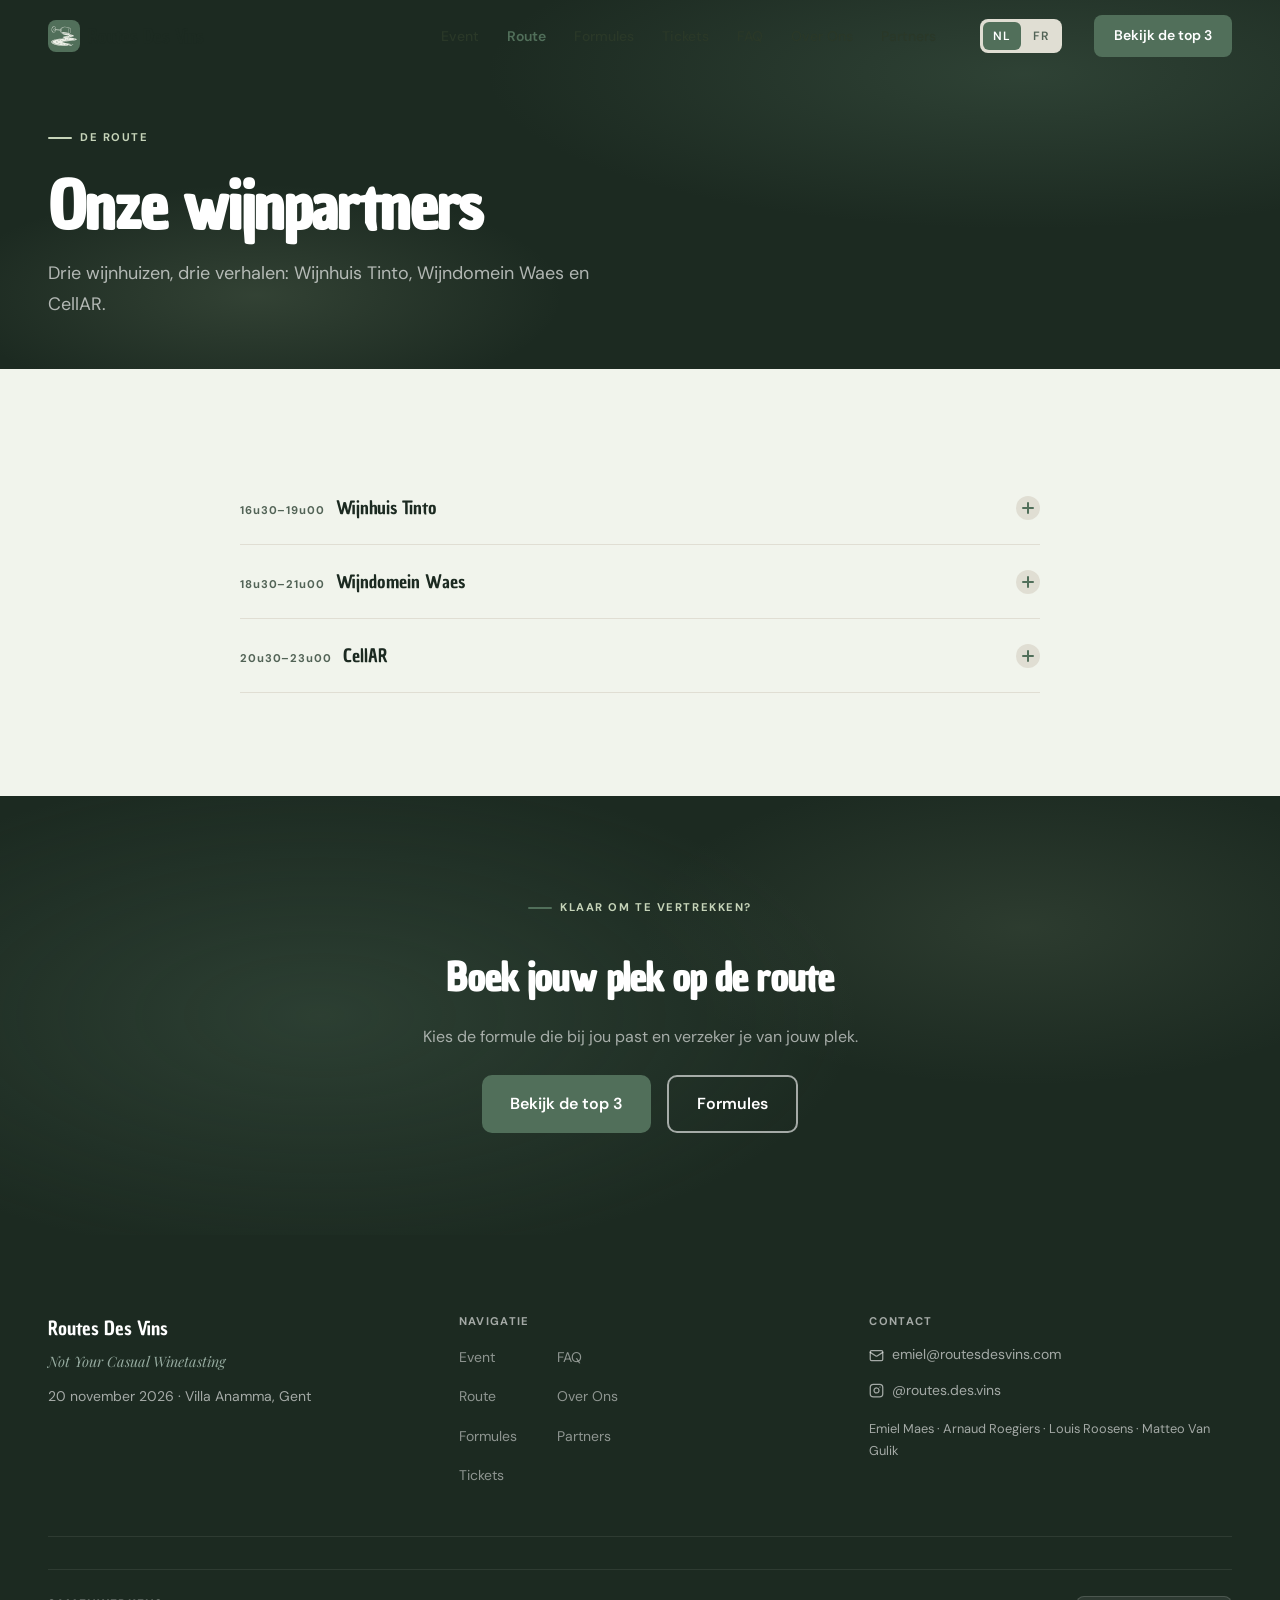
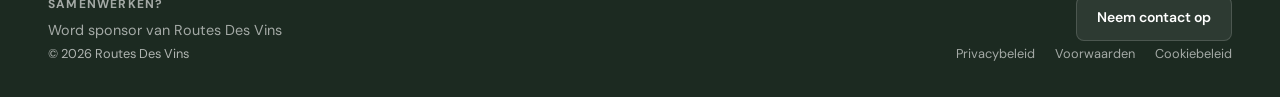
<file: route.html>
<!DOCTYPE html>
<html lang="nl">
<head>
  <meta charset="UTF-8">
  <meta name="viewport" content="width=device-width, initial-scale=1.0">
  <title>Onze wijnpartners — Routes Des Vins</title>
  <link rel="stylesheet" href="styles.css">
  <link rel="preconnect" href="https://fonts.googleapis.com">
  <link href="https://fonts.googleapis.com/css2?family=Chau+Philomene+One:ital@0;1&family=DM+Sans:ital,opsz,wght@0,9..40,300;0,9..40,400;0,9..40,500;0,9..40,600;1,9..40,300&family=Playfair+Display:ital@1&display=swap" rel="stylesheet">
  <style>
    .faq-trigger .trigger-label {
      font-family: var(--font-display);
      font-size: 1.15rem;
      color: var(--c-dark);
      display: inline-flex;
      align-items: baseline;
      flex-wrap: wrap;
      gap: 0.15rem 0.7rem;
    }
    .slot-tag {
      font-family: var(--font-body);
      font-size: 0.7rem;
      font-weight: 700;
      letter-spacing: 0.08em;
      color: var(--c-text-light);
    }
    .partner-head {
      display: flex;
      gap: 1.75rem;
      align-items: flex-start;
      margin-top: 0.25rem;
    }
    .partner-logo {
      flex-shrink: 0;
      width: 170px;
      height: auto;
      background: #fff;
      border: 1px solid var(--c-offwhite);
      border-radius: 12px;
      padding: 0.9rem 1rem;
      box-shadow: var(--shadow-sm);
    }
    .faq-body-inner .partner-text p:last-child { padding-bottom: 0; }
    .partner-text a {
      color: var(--c-forest);
      font-weight: 500;
      border-bottom: 1px solid rgba(81,111,90,.35);
      transition: border-color 0.2s, color 0.2s;
    }
    .partner-text a:hover { color: var(--c-dark); border-color: var(--c-forest); }
    .partner-text a:focus-visible { outline: 2px solid var(--c-sage); outline-offset: 2px; border-radius: 2px; }
    .faq-body-inner .partner-meta {
      font-size: 0.7rem;
      font-weight: 700;
      letter-spacing: 0.12em;
      text-transform: uppercase;
      color: var(--c-forest);
      padding-bottom: 0.85rem;
    }
    @media (max-width: 560px) {
      .partner-head { flex-direction: column; gap: 1rem; align-items: flex-start; }
      .partner-logo { width: 190px; align-self: center; }
    }
    .partner-slot {
      display: flex;
      flex-wrap: wrap;
      gap: 0.35rem 1rem;
      align-items: baseline;
      margin-top: 0.25rem;
      padding: 1rem 1.25rem;
      background: var(--c-cream);
      border: 1px solid var(--c-offwhite);
      border-radius: 10px;
      font-size: 0.9rem;
      color: var(--c-text);
    }
    .partner-slot a {
      font-weight: 600;
      color: var(--c-forest);
      border-bottom: 1.5px solid transparent;
      transition: border-color 0.2s, color 0.2s;
    }
    .partner-slot a:hover { border-color: var(--c-forest); color: var(--c-dark); }
    .partner-slot a:focus-visible { outline: 2px solid var(--c-sage); outline-offset: 2px; border-radius: 2px; }
    .cta-banner {
      background: var(--c-dark);
      position: relative;
      overflow: hidden;
      text-align: center;
    }
    .cta-banner::before {
      content: '';
      position: absolute;
      inset: 0;
      background:
        radial-gradient(ellipse 60% 80% at 25% 50%, rgba(81,111,90,.3) 0%, transparent 70%),
        radial-gradient(ellipse 50% 60% at 80% 30%, rgba(140,161,128,.15) 0%, transparent 60%);
    }
    .cta-banner > .container { position: relative; z-index: 1; }
  </style>
</head>
<body>

<nav class="nav">
  <a href="index.html" class="nav-logo">
    <img src="fotos/logo-mark.png" alt="Routes Des Vins" width="32" height="32">
    Routes Des Vins
  </a>
  <ul class="nav-links">
    <li><a href="event.html" data-i18n="nav_event">Event</a></li>
    <li><a href="route.html" class="active" data-i18n="nav_route">Route</a></li>
    <li><a href="formules.html" data-i18n="nav_formules">Formules</a></li>
    <li><a href="tickets.html" data-i18n="nav_tickets">Tickets</a></li>
    <li><a href="faq.html" data-i18n="nav_faq">FAQ</a></li>
    <li><a href="over-ons.html" data-i18n="nav_about">Over Ons</a></li>
    <li><a href="partners.html" data-i18n="nav_partners">Partners</a></li>
  </ul>
  <div class="nav-lang">
    <button class="lang-btn" data-lang="nl">NL</button>
    <button class="lang-btn" data-lang="fr">FR</button>
  </div>
  <a href="index.html#top3" class="nav-cta" data-i18n="nav_cta">Bekijk de top 3</a>
  <button class="nav-hamburger" aria-label="Menu">
    <span></span><span></span><span></span>
  </button>
</nav>
<div class="nav-mobile">
  <a href="event.html" data-i18n="nav_event">Event</a>
  <a href="route.html" data-i18n="nav_route">Route</a>
  <a href="formules.html" data-i18n="nav_formules">Formules</a>
  <a href="tickets.html" data-i18n="nav_tickets">Tickets</a>
  <a href="faq.html" data-i18n="nav_faq">FAQ</a>
  <a href="over-ons.html" data-i18n="nav_about">Over Ons</a>
  <a href="partners.html" data-i18n="nav_partners">Partners</a>
  <a href="index.html#top3" class="mobile-cta" data-i18n="nav_cta">Bekijk de top 3</a>
  <div class="mobile-lang">
    <button class="lang-btn" data-lang="nl">NL</button>
    <button class="lang-btn" data-lang="fr">FR</button>
  </div>
</div>

<header class="page-header">
  <div class="container page-header-content" style="width:100%">
    <span class="section-eyebrow reveal" data-i18n="route_eyebrow">De Route</span>
    <h1 class="display-lg reveal delay-1" style="margin-top:0.5rem;max-width:700px" data-i18n="route_title">Onze wijnpartners</h1>
    <p class="body-lg reveal delay-2" style="max-width:560px;margin-top:1rem;color:rgba(255,255,255,.65)" data-i18n="route_intro">Drie wijnhuizen, drie verhalen: Wijnhuis Tinto, Wijndomein Waes en CellAR.</p>
  </div>
</header>

<section class="section" style="background:var(--c-cream)">
  <div class="container-sm">

    <!-- Tijdslot 1 — Wijnhuis Tinto -->
    <div class="faq-item reveal">
      <button class="faq-trigger" aria-expanded="false">
        <span class="trigger-label"><span class="slot-tag" data-i18n="classic_time">16u30–19u00</span> <span data-i18n="tinto_name">Wijnhuis Tinto</span></span>
        <span class="faq-icon">
          <svg width="14" height="14" viewBox="0 0 14 14" fill="none" stroke="#516F5A" stroke-width="2" stroke-linecap="round"><line x1="7" y1="2" x2="7" y2="12"/><line x1="2" y1="7" x2="12" y2="7"/></svg>
        </span>
      </button>
      <div class="faq-body">
        <div class="faq-body-inner">
          <div class="partner-head">
            <img class="partner-logo" src="fotos/tinto-logo.png" alt="Wijnhuis Tinto" loading="lazy">
            <div class="partner-text">
              <p class="partner-meta" data-i18n="tinto_meta">Heusden (Gent) · sinds 2008 · Europese terroirwijnen</p>
              <p data-i18n="tinto_story_1"><a href="https://www.wijnhuistinto.be/" target="_blank" rel="noopener">Wijnhuis Tinto</a> is een wijnimporteur en wijnwinkel in Heusden, net buiten Gent. Sommelier Steven Van De Woestyne haalde zijn diploma aan de Université du Vin in Suze-la-Rousse en begon in 2008 zelf wijnen te importeren.</p>
              <p data-i18n="tinto_story_2">Tinto zoekt eigenzinnige wijnen uit minder bekende streken, rechtstreeks bij de wijnmakers: van de Portugese Dão tot Galicië, de Jura en Slovenië. Veel van die wijnmakers werken biologisch of biodynamisch, zodat het terroir echt spreekt. Op Routes Des Vins proef je een selectie uit dat gamma.</p>
            </div>
          </div>
          <div class="partner-slot">
            <span data-i18n="tinto_slot">Je proeft de wijnen van Wijnhuis Tinto in het tijdslot van 16u30 tot 19u00.</span>
            <a href="formules.html" data-i18n="tinto_slot_cta">Bekijk deze formule →</a>
          </div>
        </div>
      </div>
    </div>

    <!-- Tijdslot 2 — Wijndomein Waes -->
    <div class="faq-item reveal delay-1">
      <button class="faq-trigger" aria-expanded="false">
        <span class="trigger-label"><span class="slot-tag" data-i18n="sunset_time">18u30–21u00</span> <span data-i18n="waes_name">Wijndomein Waes</span></span>
        <span class="faq-icon">
          <svg width="14" height="14" viewBox="0 0 14 14" fill="none" stroke="#516F5A" stroke-width="2" stroke-linecap="round"><line x1="7" y1="2" x2="7" y2="12"/><line x1="2" y1="7" x2="12" y2="7"/></svg>
        </span>
      </button>
      <div class="faq-body">
        <div class="faq-body-inner">
          <div class="partner-head">
            <img class="partner-logo" src="fotos/waes-logo-nieuw.png" alt="Wijndomein Waes" loading="lazy">
            <div class="partner-text">
              <p class="partner-meta" data-i18n="waes_meta">Zwijnaarde · sinds 2005 · Vlaamse Landwijn</p>
              <p data-i18n="waes_story_1"><a href="https://www.wijndomeinwaes.be/" target="_blank" rel="noopener">Wijndomein Waes</a> ligt in Zwijnaarde, op een boogscheut van Gent. Sinds 2005 maakt Lodewijk Waes hier wijn op vier hectare langs de Schelde, de eerste commerciële wijngaard in Gent sinds de 16de eeuw.</p>
              <p data-i18n="waes_story_2">Hij werkt met duurzame druivenrassen en oogst alles met de hand. Zijn witte, rode en mousserende wijnen vielen al meermaals in de prijzen, met in 2026 een Belgian Wine Award voor zijn Cabernet Blanc Brut. Normaal is het domein gesloten voor bezoek, maar op Routes Des Vins proef je zijn wijnen gewoon in Gent.</p>
            </div>
          </div>
          <div class="partner-slot">
            <span data-i18n="waes_slot">Je proeft de wijnen van Wijndomein Waes in het tijdslot van 18u30 tot 21u00.</span>
            <a href="formules.html" data-i18n="waes_slot_cta">Bekijk deze formule →</a>
          </div>
        </div>
      </div>
    </div>

    <!-- Tijdslot 3 — CellAR -->
    <div class="faq-item reveal delay-2">
      <button class="faq-trigger" aria-expanded="false">
        <span class="trigger-label"><span class="slot-tag" data-i18n="grandcru_time">20u30–23u00</span> <span data-i18n="cellar_name">CellAR</span></span>
        <span class="faq-icon">
          <svg width="14" height="14" viewBox="0 0 14 14" fill="none" stroke="#516F5A" stroke-width="2" stroke-linecap="round"><line x1="7" y1="2" x2="7" y2="12"/><line x1="2" y1="7" x2="12" y2="7"/></svg>
        </span>
      </button>
      <div class="faq-body">
        <div class="faq-body-inner">
          <div class="partner-head">
            <img class="partner-logo" src="fotos/cellar-logo.png" alt="CellAR" loading="lazy">
            <div class="partner-text">
              <p class="partner-meta" data-i18n="cellar_meta">Bachte-Maria-Leerne (Deinze) · WSET Diploma · Oregon en Washington State</p>
              <p data-i18n="cellar_story_1"><a href="https://cellar.pro/" target="_blank" rel="noopener">CellAR</a> is een wijnimporteur uit Bachte-Maria-Leerne, bij Deinze. Erachter staat Jef Pinxteren: Weinakademiker, houder van het WSET Diploma in Wines and Spirits (Level 4) en zelf WSET-trainer bij WineWise.</p>
              <p data-i18n="cellar_story_2">CellAR importeert zelf wijnen, met Oregon en Washington State in de Verenigde Staten als specialiteit. Daarnaast vind je er onder meer wijnen uit Friuli, Piemonte en Toscane, de Loire en de Minervois. Jef werkt vaak met kleine producenten, en hun wijnen vind je niet in de supermarkt. Op Routes Des Vins proef je een selectie uit dat gamma.</p>
            </div>
          </div>
          <div class="partner-slot">
            <span data-i18n="cellar_slot">Je proeft de wijnen van CellAR in het tijdslot van 20u30 tot 23u00.</span>
            <a href="formules.html" data-i18n="cellar_slot_cta">Bekijk deze formule →</a>
          </div>
        </div>
      </div>
    </div>

  </div>
</section>

<!-- CTA Banner -->
<section class="section cta-banner">
  <div class="container" style="display:flex;flex-direction:column;align-items:center;gap:1.5rem">
    <span class="section-eyebrow reveal" style="color:var(--c-light)" data-i18n="eyebrow_depart">Klaar om te vertrekken?</span>
    <h2 class="display-md reveal delay-1" style="color:#fff;text-align:center" data-i18n="cta_route_title">Boek jouw plek op de route</h2>
    <p class="reveal delay-2" style="color:rgba(255,255,255,.6);text-align:center;max-width:480px" data-i18n="cta_route_body">Kies de formule die bij jou past en verzeker je van jouw plek.</p>
    <div class="reveal delay-3" style="display:flex;gap:1rem;flex-wrap:wrap;justify-content:center">
      <a href="index.html#top3" class="btn-primary" data-i18n="nav_cta">Bekijk de top 3</a>
      <a href="formules.html" class="btn-secondary" style="border-color:rgba(255,255,255,.6);color:#fff" data-i18n="nav_formules">Formules</a>
    </div>
  </div>
</section>

<footer class="footer">
  <div class="container">
    <div class="footer-top">
      <div>
        <div class="footer-brand">Routes Des Vins</div>
        <div class="footer-tagline" data-i18n="footer_tagline">Not Your Casual Winetasting</div>
        <p style="margin-top:0.75rem;font-size:0.875rem;color:rgba(255,255,255,.6)" data-i18n="footer_date">20 november 2026 · Villa Anamma, Gent</p>
      </div>
      <div>
        <div class="footer-label">Navigatie</div>
        <div style="display:flex;gap:2.5rem;">
          <ul class="footer-links">
            <li><a href="event.html" data-i18n="nav_event">Event</a></li>
            <li><a href="route.html" data-i18n="nav_route">Route</a></li>
            <li><a href="formules.html" data-i18n="nav_formules">Formules</a></li>
            <li><a href="tickets.html" data-i18n="nav_tickets">Tickets</a></li>
          </ul>
          <ul class="footer-links">
            <li><a href="faq.html" data-i18n="nav_faq">FAQ</a></li>
            <li><a href="over-ons.html" data-i18n="nav_about">Over Ons</a></li>
            <li><a href="partners.html" data-i18n="nav_partners">Partners</a></li>
          </ul>
        </div>
      </div>
      <div>
        <div class="footer-label" data-i18n="footer_contact">Contact</div>
        <p style="margin-bottom:0.5rem">
          <a href="mailto:emiel@routesdesvins.com" style="color:rgba(255,255,255,.6);font-size:0.875rem;display:inline-flex;align-items:center;gap:0.5rem">
            <svg width="15" height="15" viewBox="0 0 24 24" fill="none" stroke="currentColor" stroke-width="2" stroke-linecap="round" stroke-linejoin="round"><rect x="2" y="4" width="20" height="16" rx="2"/><path d="m22 7-8.97 5.7a1.94 1.94 0 0 1-2.06 0L2 7"/></svg>
            emiel@routesdesvins.com
          </a>
        </p>
        <p style="margin-bottom:0.75rem">
          <a href="https://instagram.com/routes.des.vins" target="_blank" rel="noopener" style="color:rgba(255,255,255,.6);font-size:0.875rem;display:inline-flex;align-items:center;gap:0.5rem">
            <svg width="15" height="15" viewBox="0 0 24 24" fill="none" stroke="currentColor" stroke-width="2" stroke-linecap="round" stroke-linejoin="round"><rect x="2" y="2" width="20" height="20" rx="5"/><path d="M16 11.37A4 4 0 1 1 12.63 8 4 4 0 0 1 16 11.37z"/><line x1="17.5" y1="6.5" x2="17.51" y2="6.5"/></svg>
            <span data-i18n="footer_instagram">@routes.des.vins</span>
          </a>
        </p>
        <p style="font-size:0.8rem;color:rgba(255,255,255,.6)" data-i18n="footer_org">Emiel Maes · Arnaud Roegiers · Louis Roosens · Matteo Van Gulik</p>
      </div>
    </div>
    <div style="border-top:1px solid rgba(255,255,255,.08);padding-top:1.5rem;margin-top:0.5rem;display:flex;align-items:center;justify-content:space-between;flex-wrap:wrap;gap:1rem;">
      <div>
        <div style="font-size:0.75rem;font-weight:700;letter-spacing:0.1em;text-transform:uppercase;color:rgba(255,255,255,.6);margin-bottom:0.25rem">Samenwerken?</div>
        <div style="font-size:0.9rem;color:rgba(255,255,255,.6)">Word sponsor van Routes Des Vins</div>
      </div>
      <a href="mailto:emiel@routesdesvins.com" style="display:inline-flex;align-items:center;gap:0.5rem;background:rgba(255,255,255,.08);border:1px solid rgba(255,255,255,.15);color:#fff;font-size:0.875rem;font-weight:600;padding:0.6rem 1.25rem;border-radius:8px;text-decoration:none">Neem contact op</a>
    </div>
    <div class="footer-bottom">
      <span data-i18n="footer_rights">© 2026 Routes Des Vins</span>
      <nav style="display:flex;gap:1.25rem;flex-wrap:wrap">
        <a href="privacybeleid.html" style="color:rgba(255,255,255,.6);font-size:0.8rem">Privacybeleid</a>
        <a href="voorwaarden.html" style="color:rgba(255,255,255,.6);font-size:0.8rem">Voorwaarden</a>
        <a href="cookiebeleid.html" style="color:rgba(255,255,255,.6);font-size:0.8rem">Cookiebeleid</a>
      </nav>
    </div>
  </div>
</footer>

<script src="translations.js"></script>
</body>
</html>
</file>
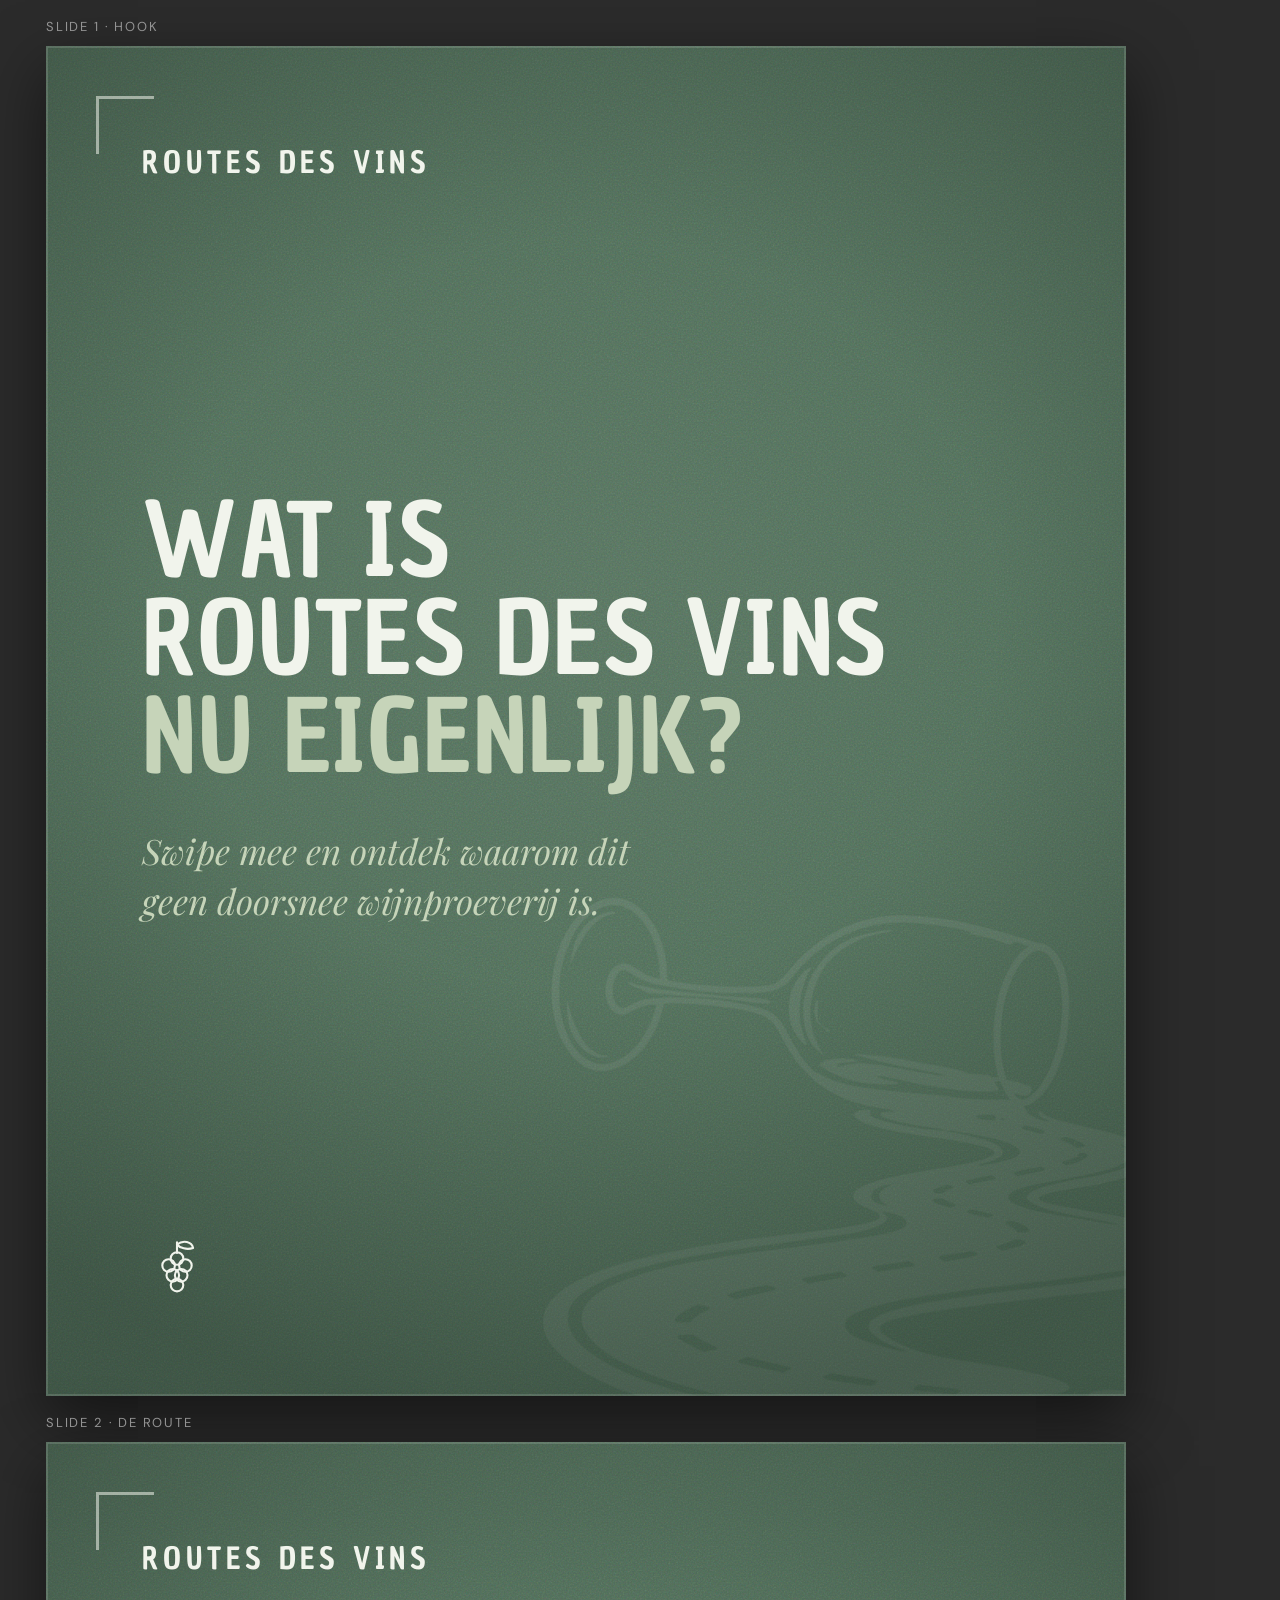
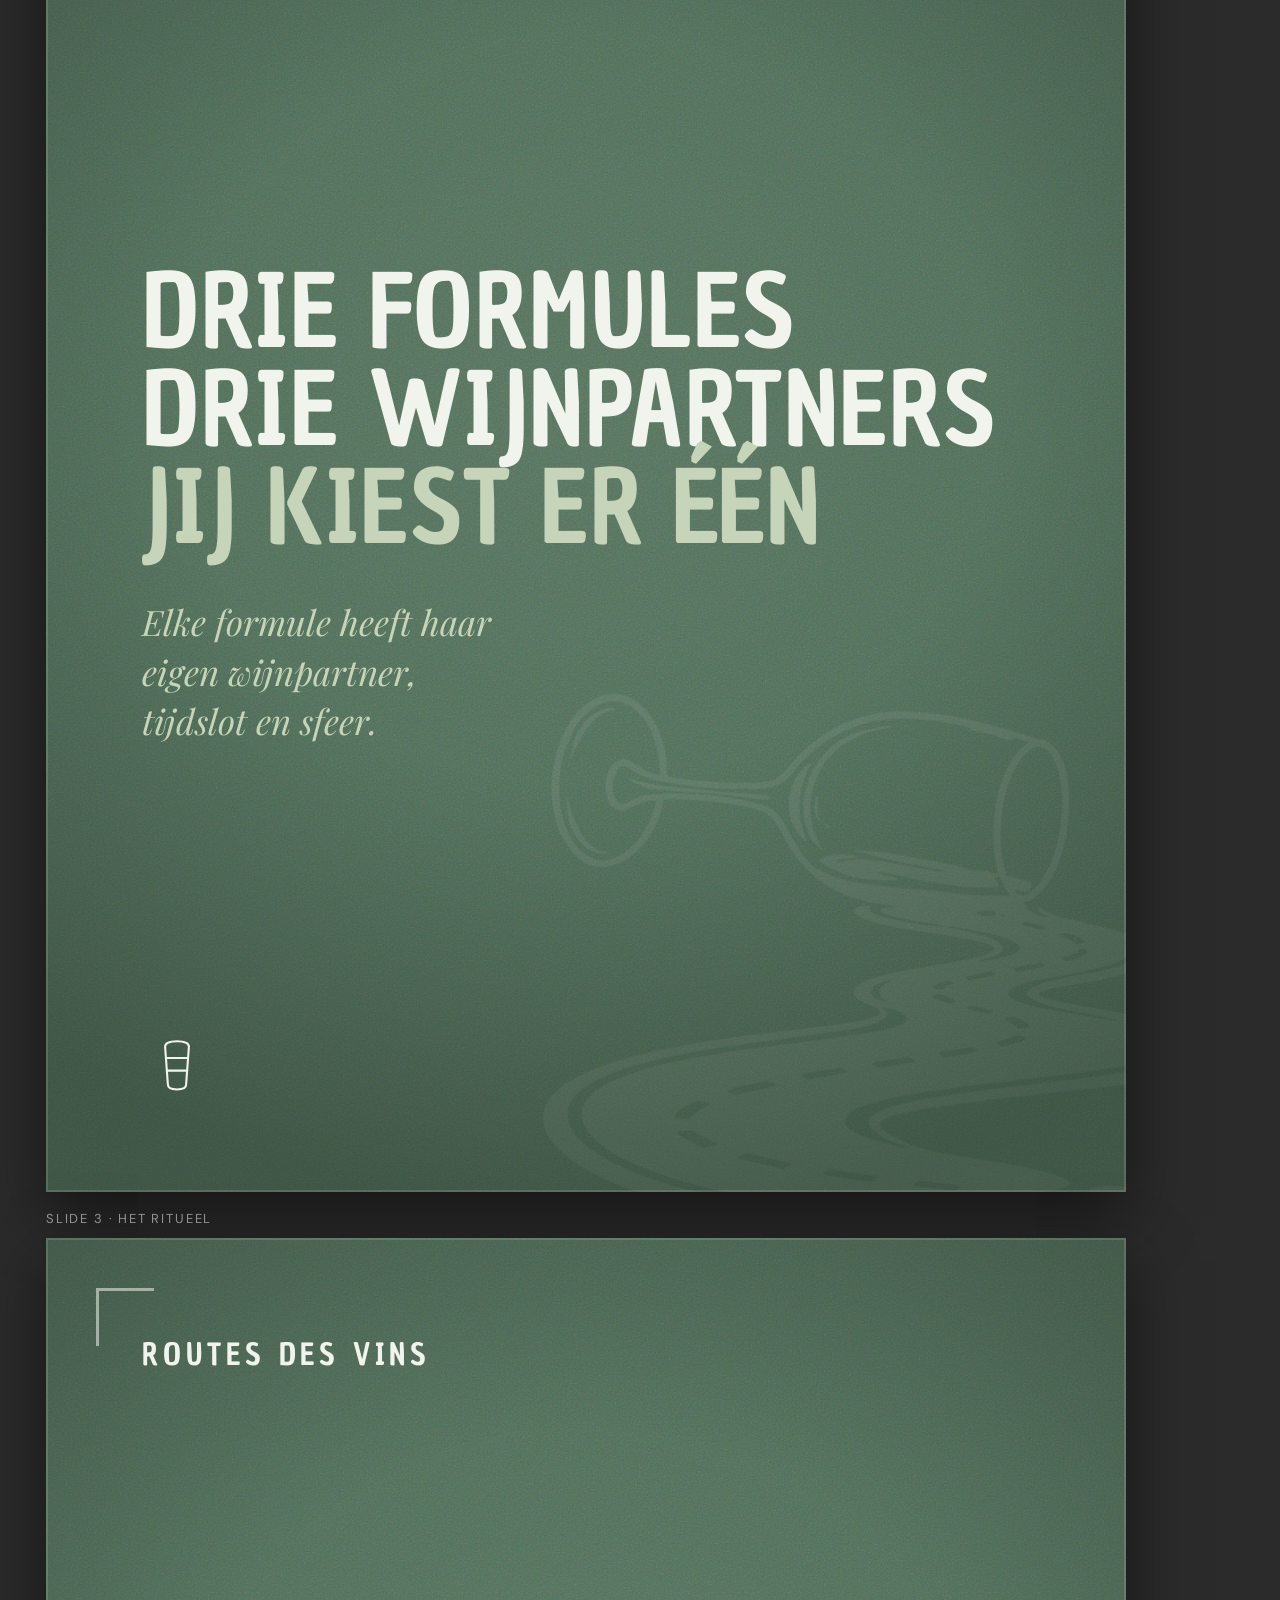
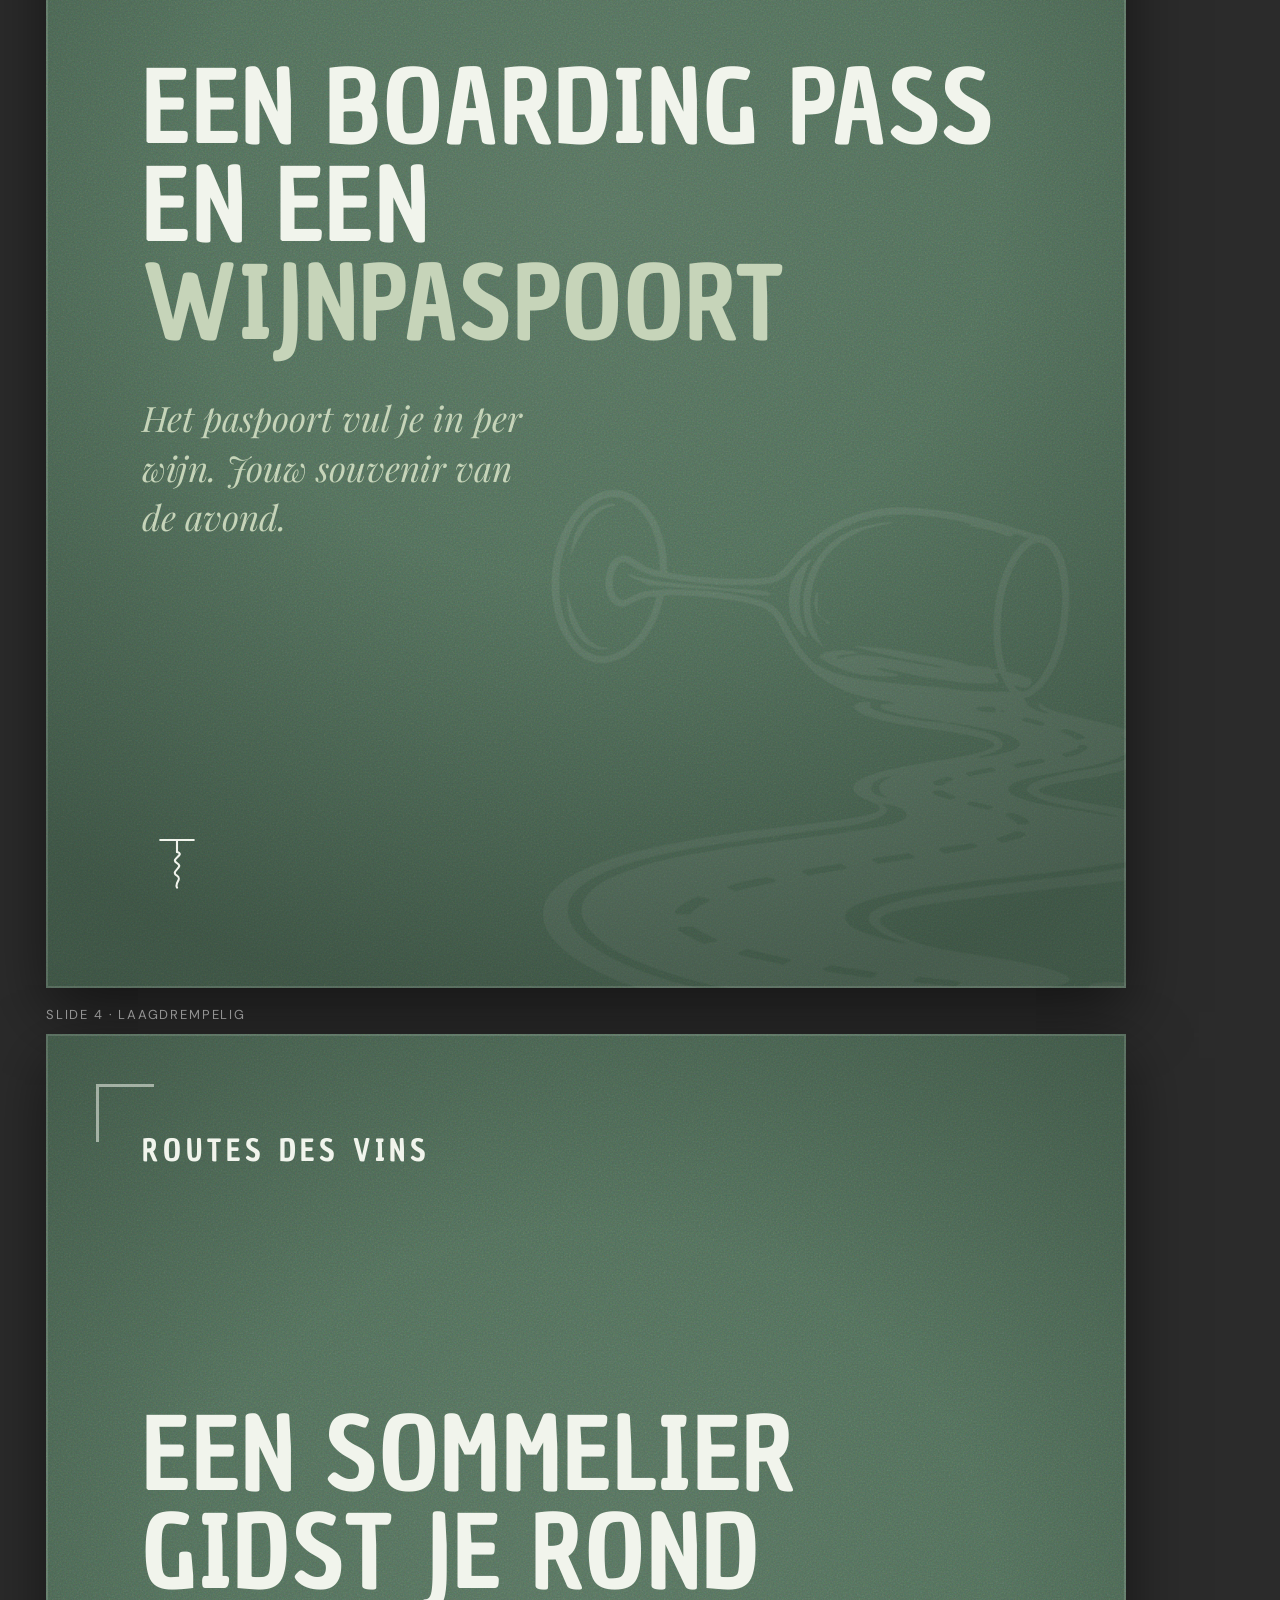
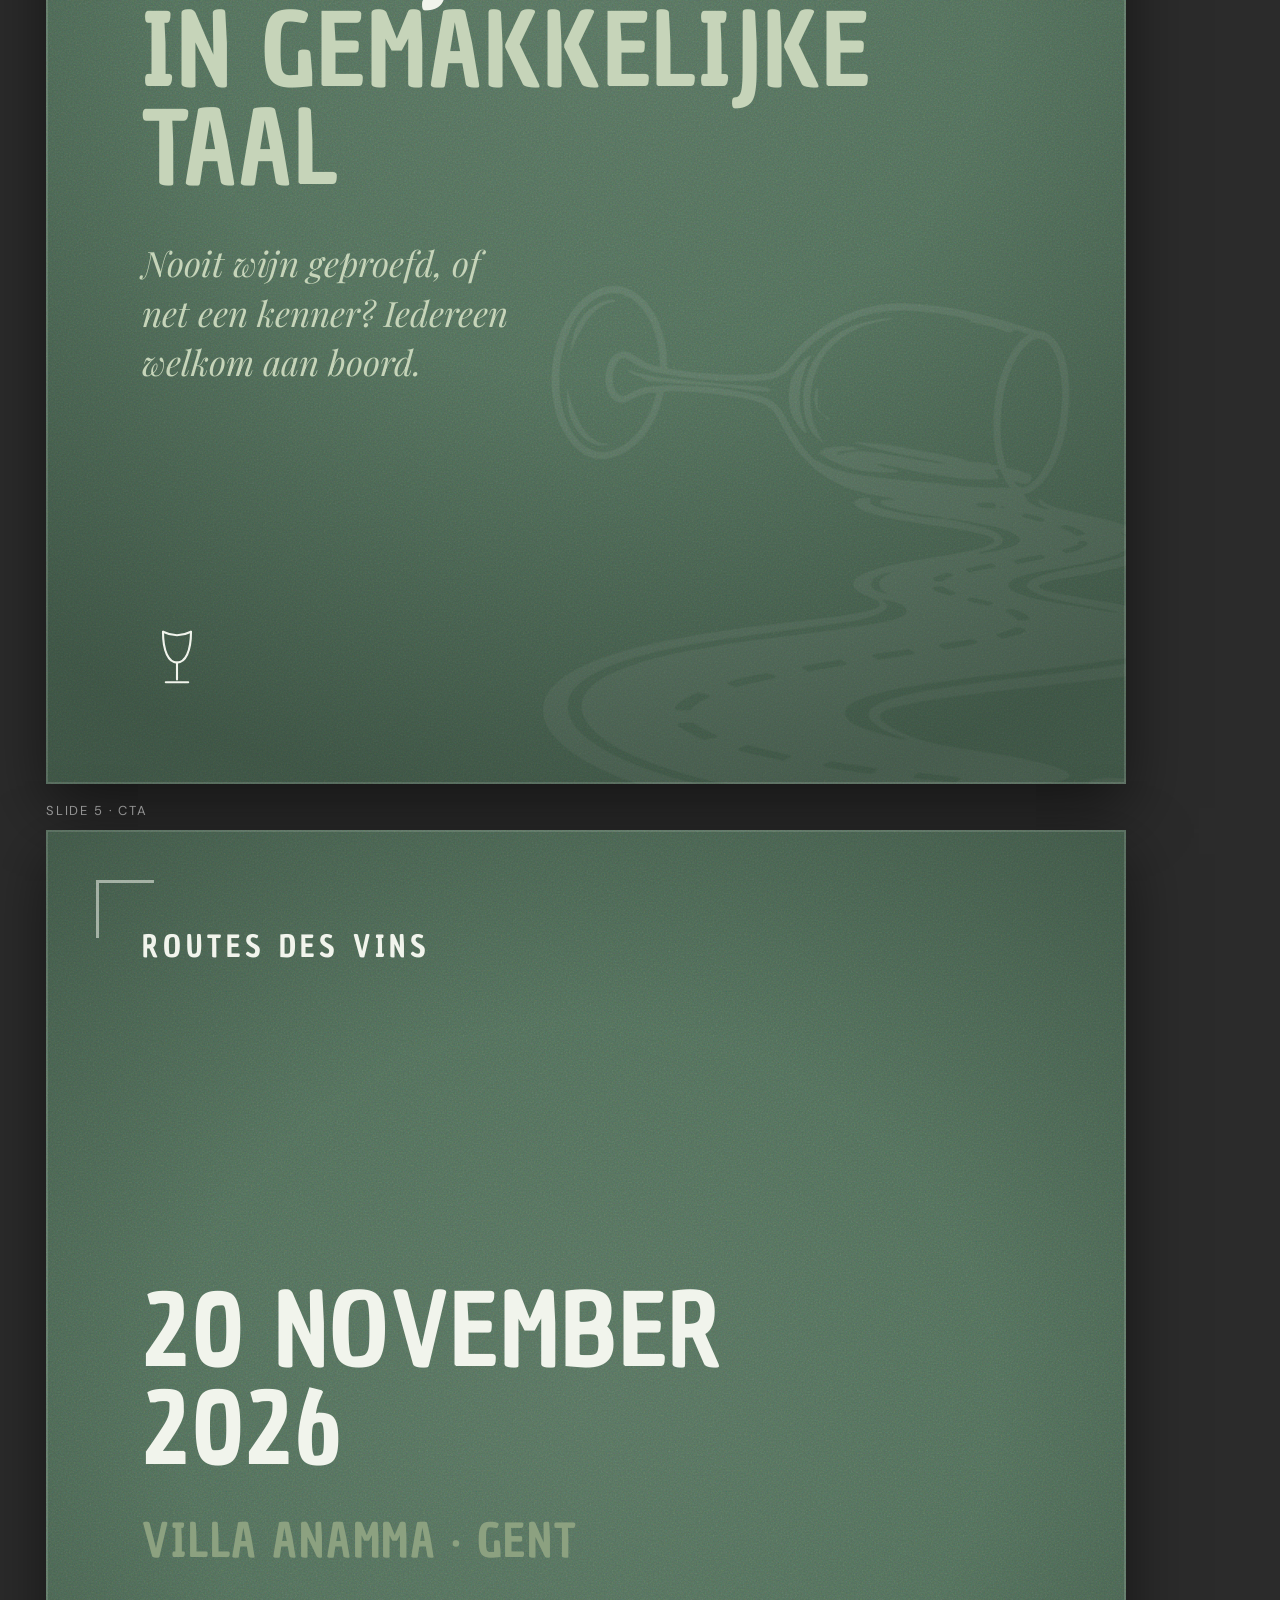
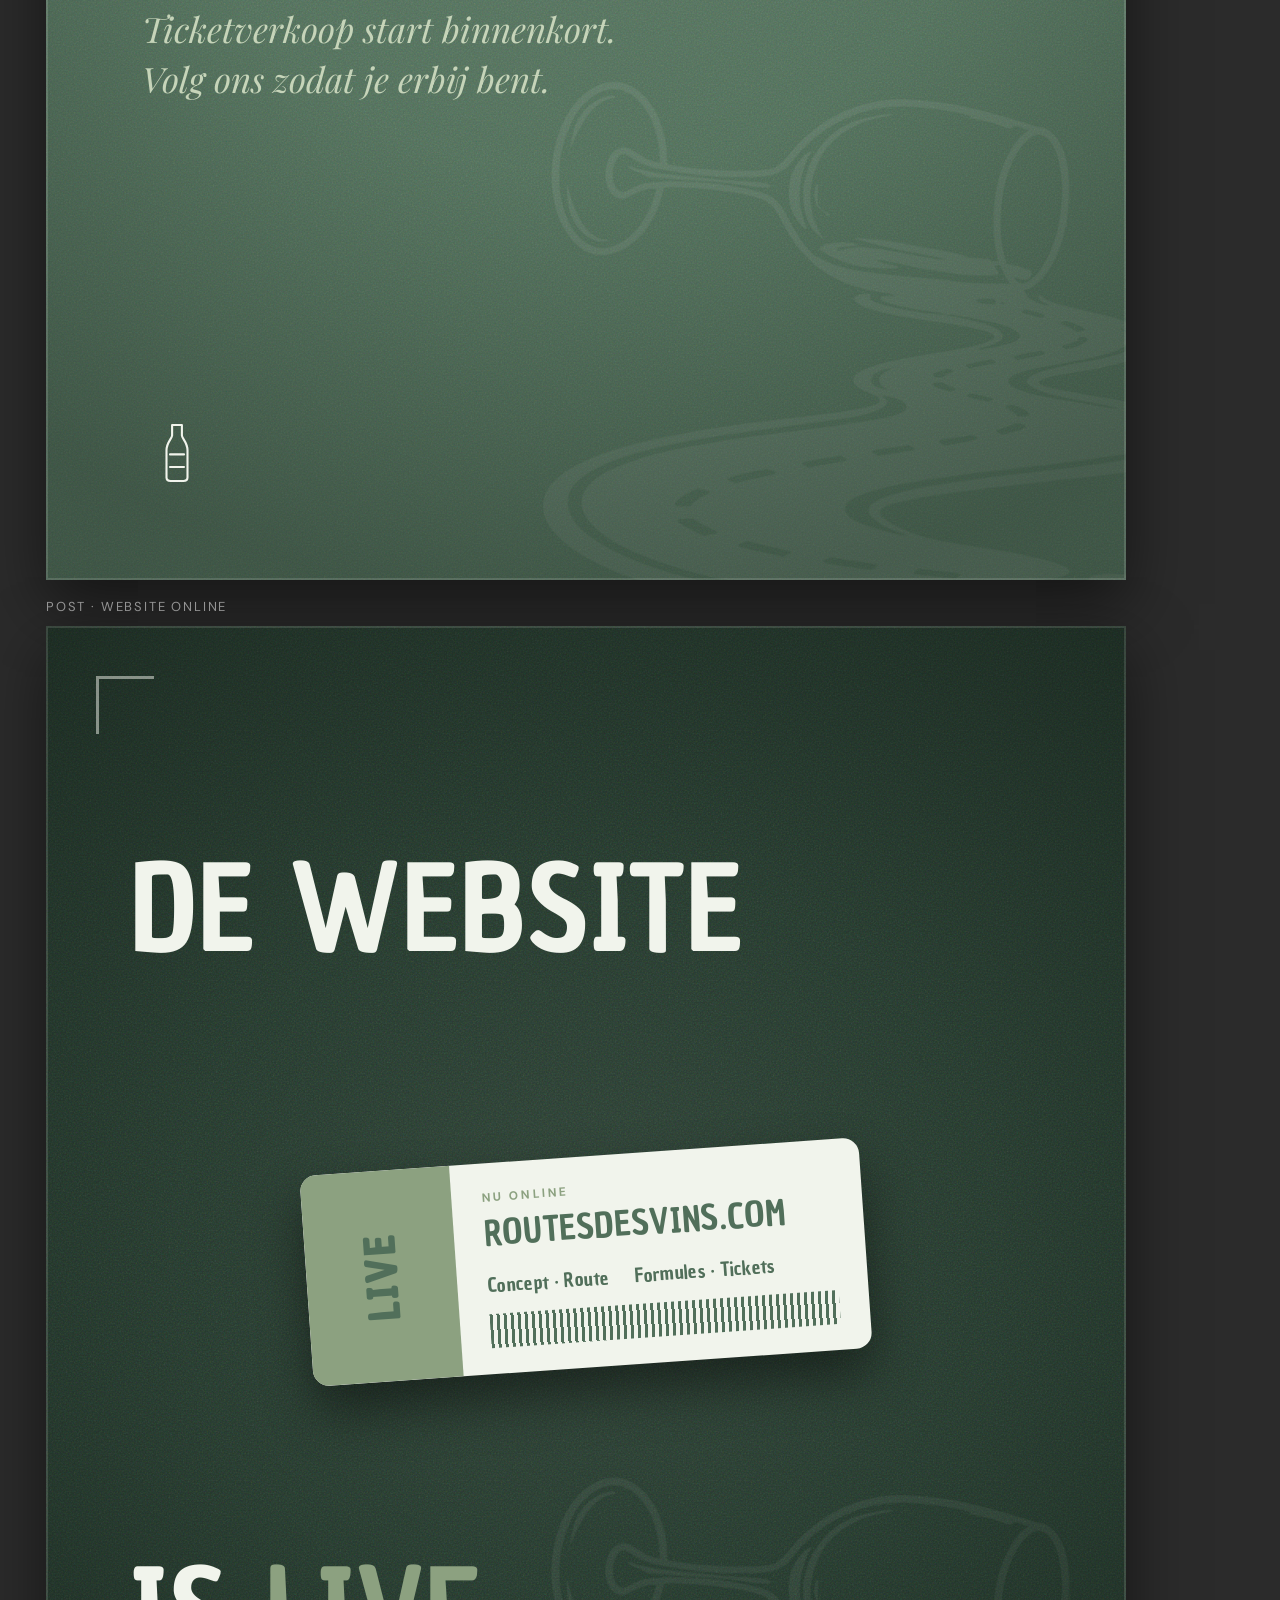
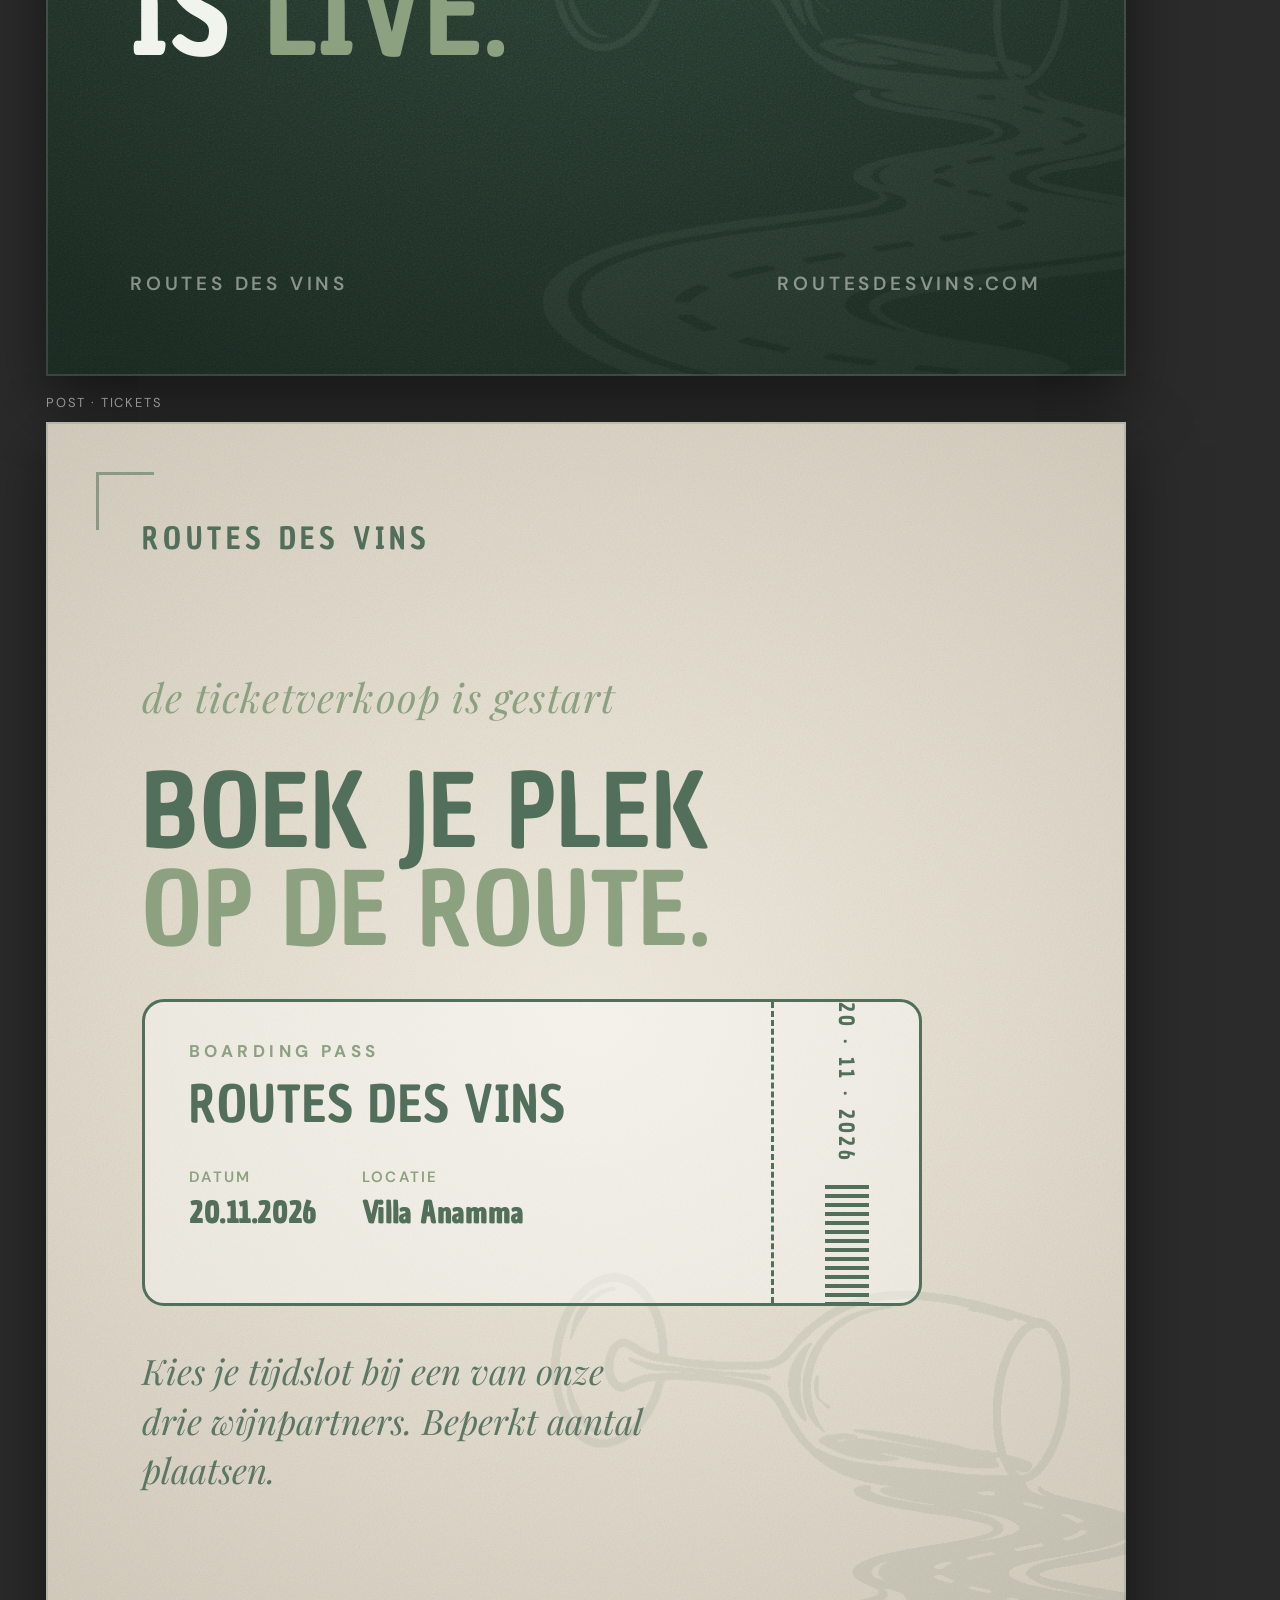
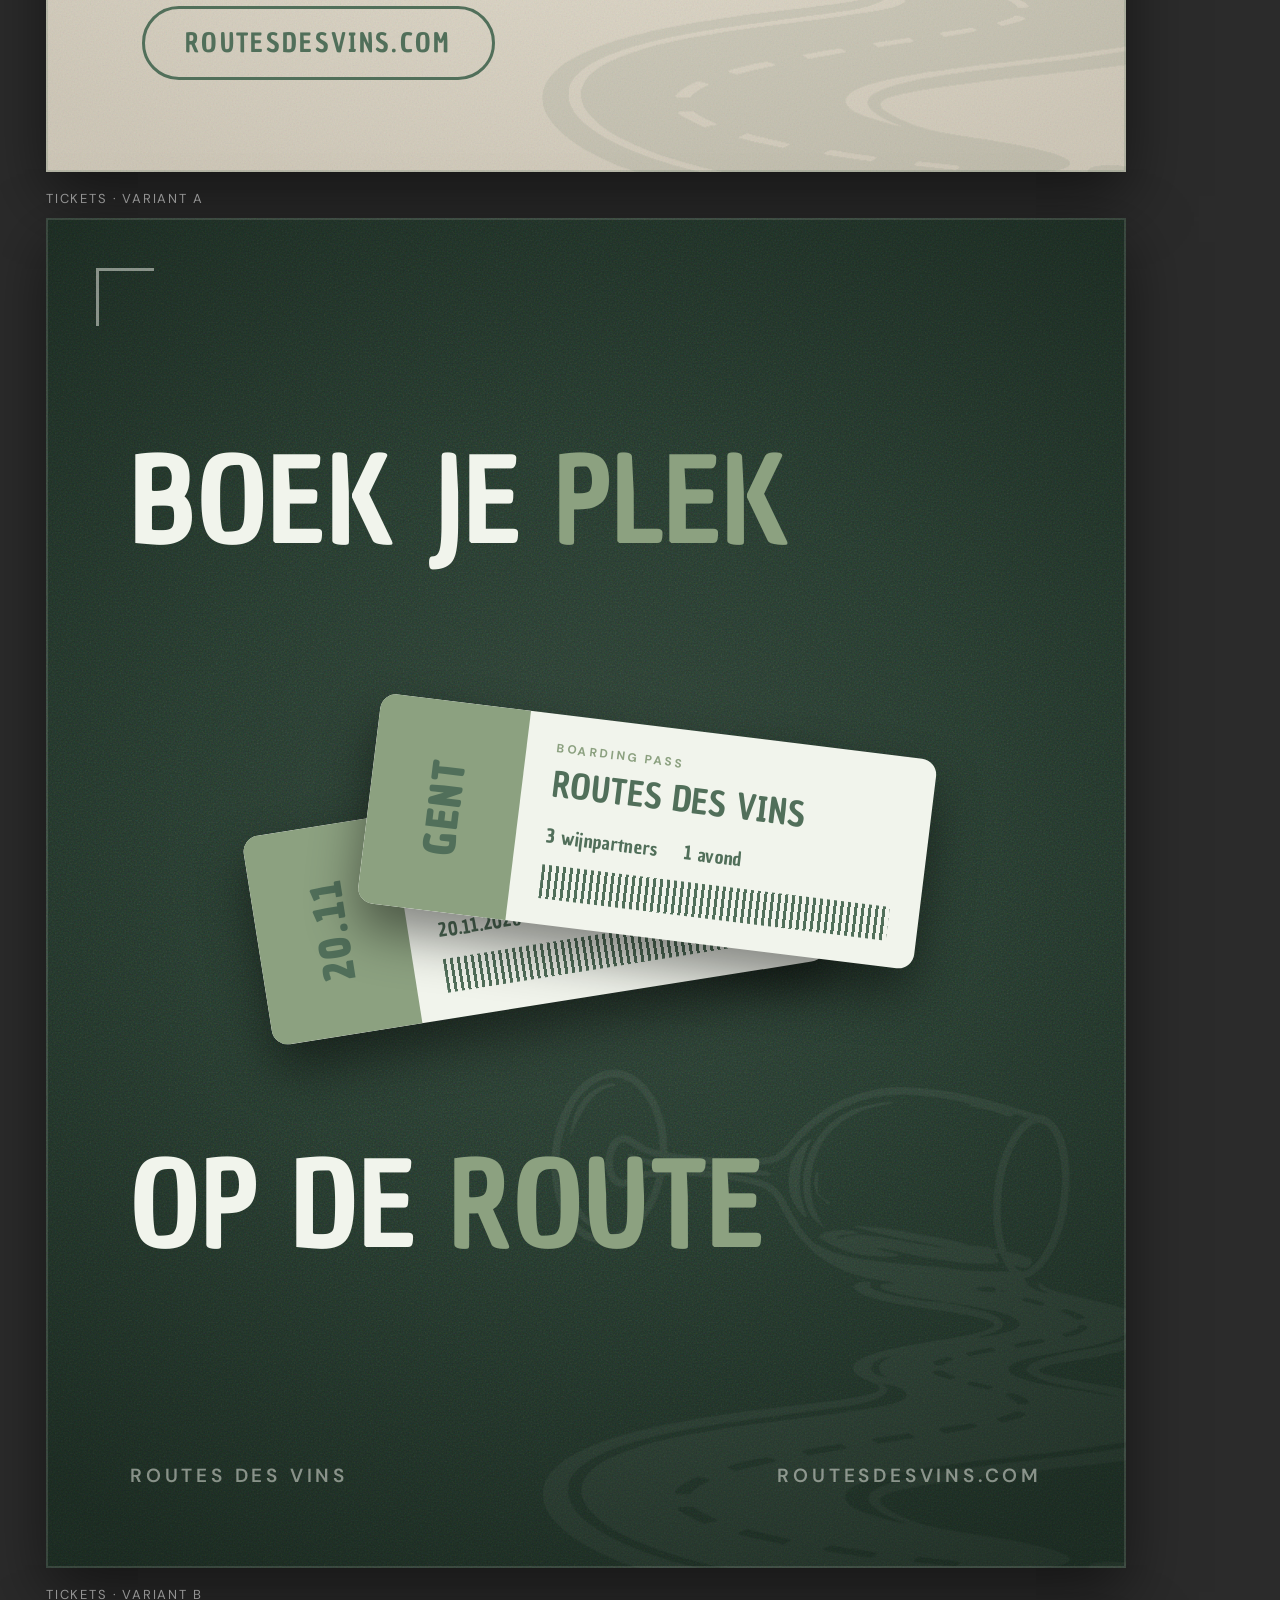
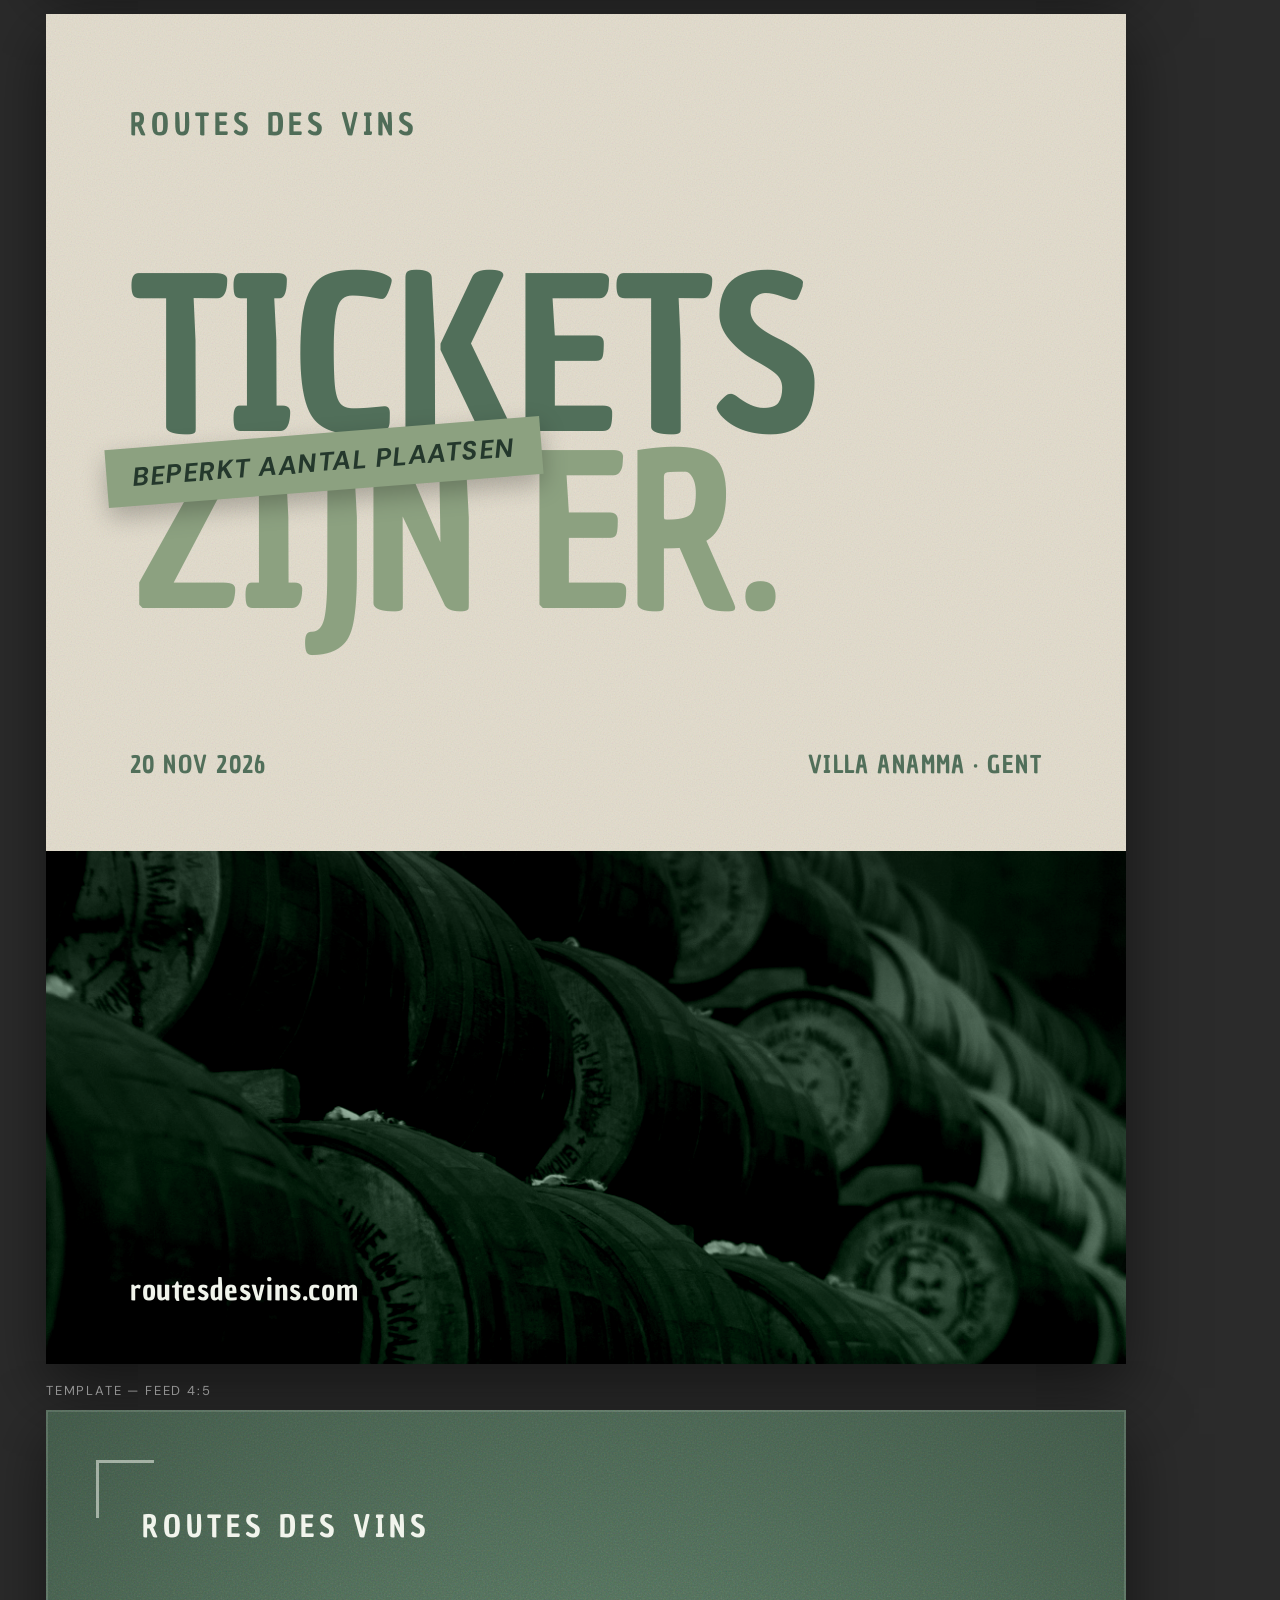
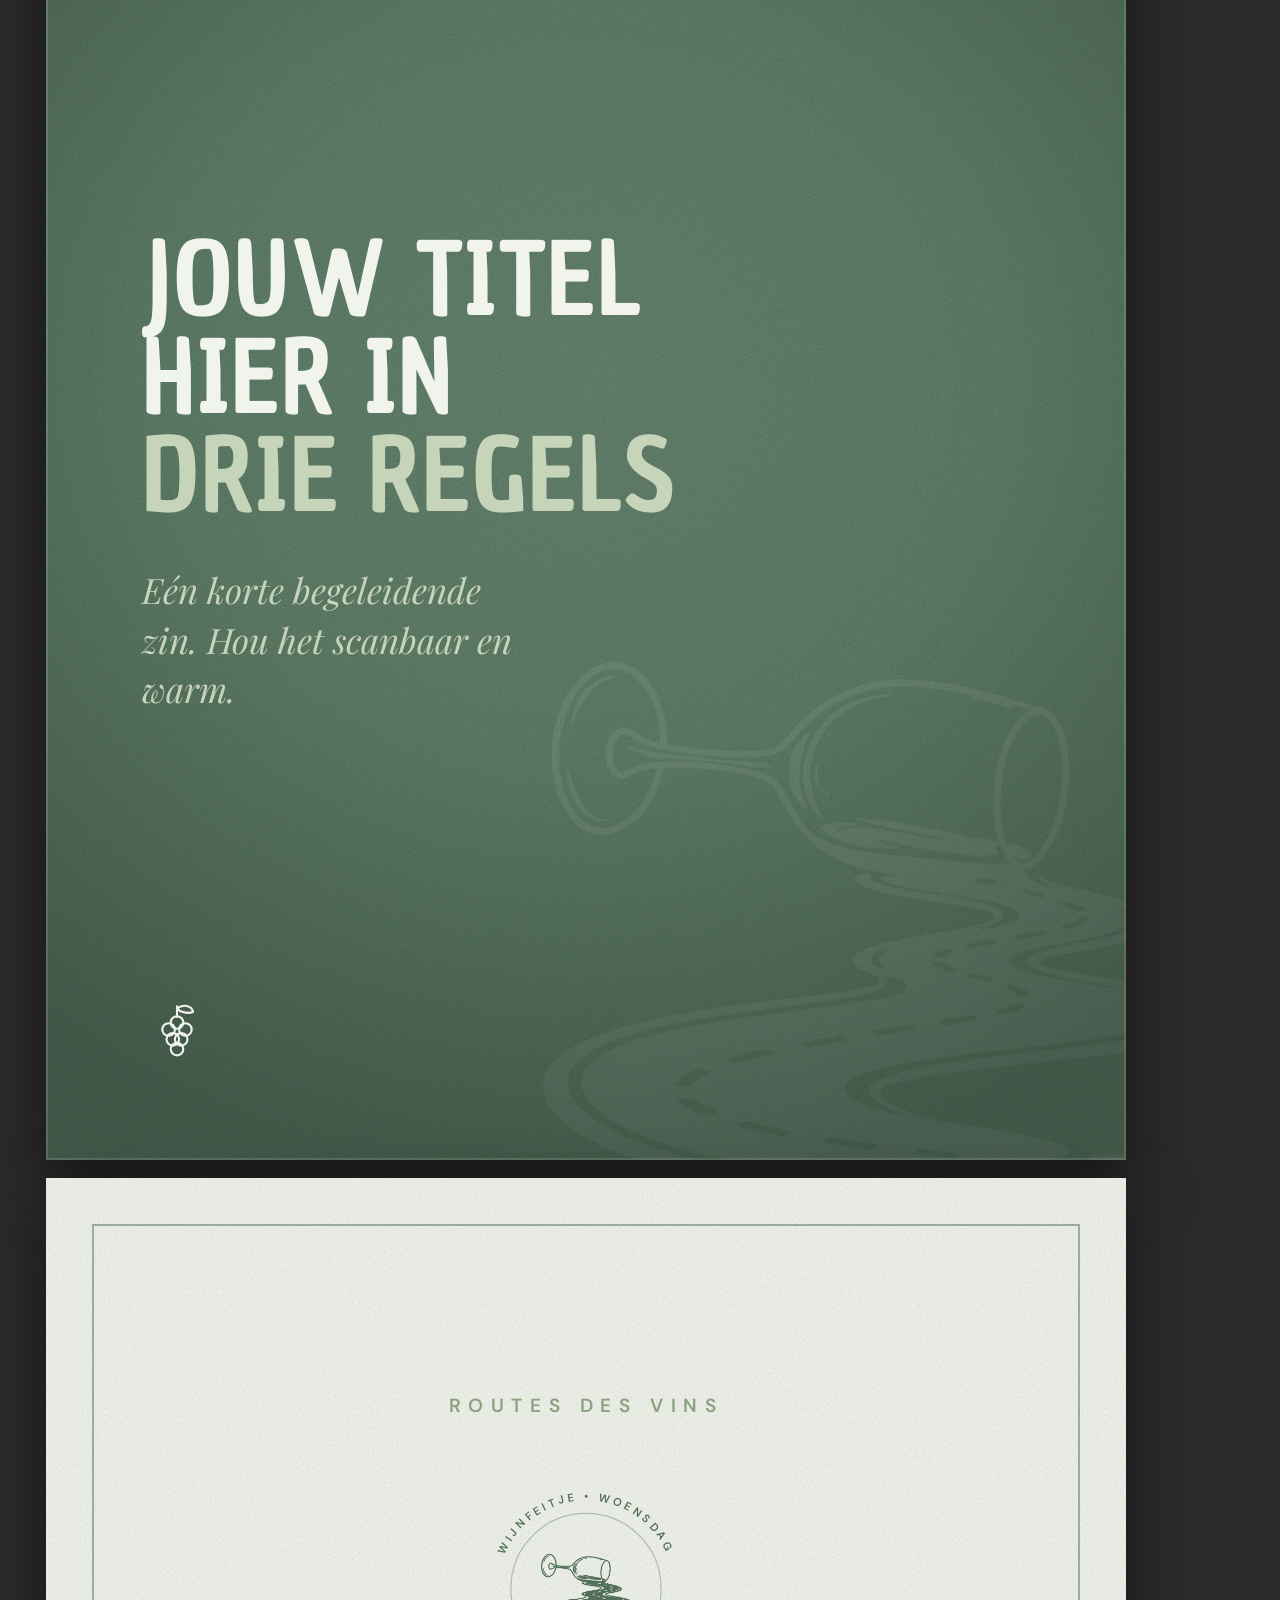
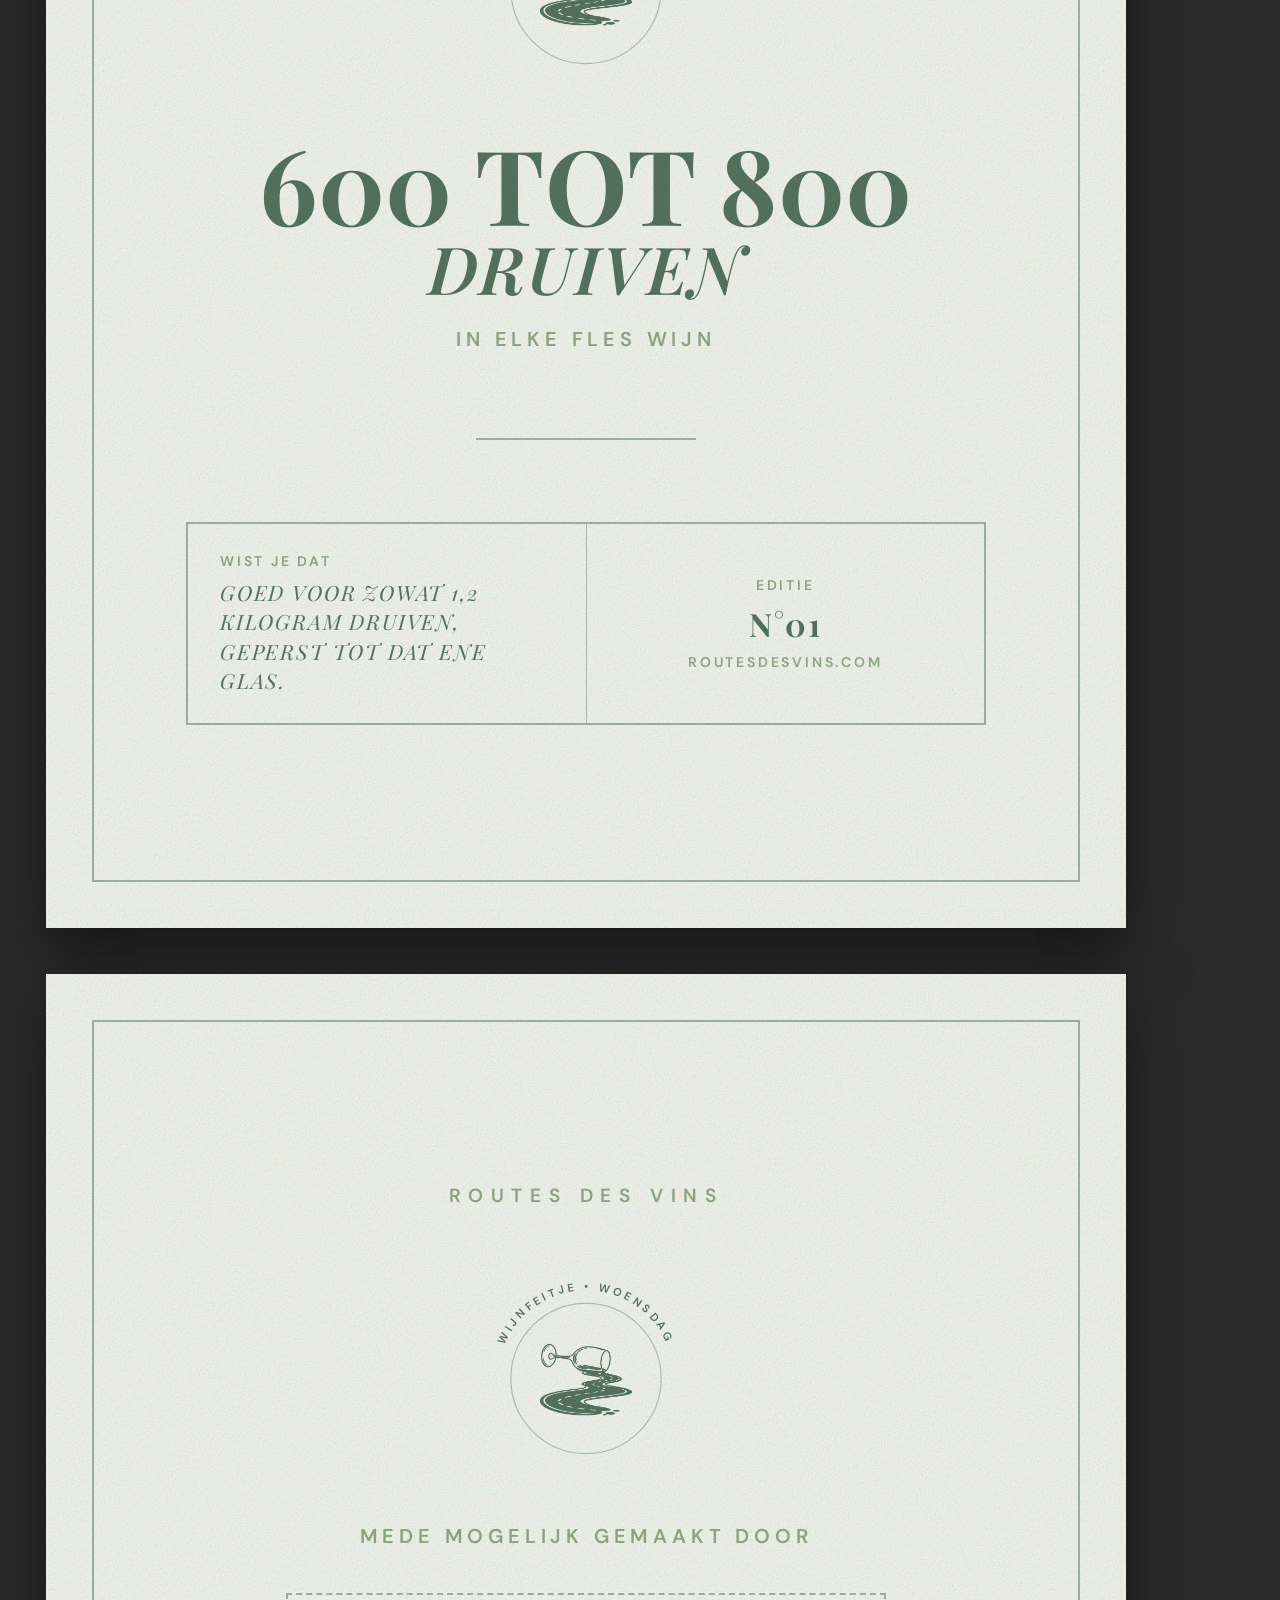
<file: social.html>
<!DOCTYPE html>
<html lang="nl">
<head>
<meta charset="UTF-8">
<title>Routes Des Vins — Social</title>
<link rel="preconnect" href="https://fonts.googleapis.com">
<link rel="preconnect" href="https://fonts.gstatic.com" crossorigin>
<link href="https://fonts.googleapis.com/css2?family=Chau+Philomene+One&family=DM+Sans:opsz,wght@9..40,400;9..40,500;9..40,600&family=Playfair+Display:ital,wght@0,400;0,600;0,700;0,900;1,400;1,600&display=swap" rel="stylesheet">
<style>
  * { margin: 0; padding: 0; box-sizing: border-box; }
  :root {
    --forest: #516F5A;
    --cream:  #F1F4EC;
    --light:  #C6D4B9;
    --sage:   #8CA180;
    --display: 'Chau Philomene One', 'Haettenschweiler', 'Arial Narrow', sans-serif;
    --body:    'DM Sans', system-ui, sans-serif;
    --accent:  'Playfair Display', Georgia, serif;
  }
  body { background: #2b2b2b; font-family: var(--body); padding: 46px; display: flex; flex-wrap: wrap; gap: 46px; align-items: flex-start; }
  .wrap { position: relative; }
  .label { position: absolute; top: -28px; left: 0; color: #999; font-size: 13px; letter-spacing: .14em; text-transform: uppercase; }

  /* ─────────  CARD  ───────── */
  .card {
    position: relative; overflow: hidden;
    background: var(--forest); color: var(--cream);
    box-shadow: 0 24px 60px rgba(0,0,0,.5);
  }
  .card.feed  { width: 1080px; height: 1350px; }
  .card.story { width: 1080px; height: 1920px; }

  .card::before {  /* grain */
    content: ''; position: absolute; inset: 0; z-index: 1; pointer-events: none;
    opacity: .5; mix-blend-mode: soft-light;
    background-image: url("data:image/svg+xml,%3Csvg viewBox='0 0 220 220' xmlns='http://www.w3.org/2000/svg'%3E%3Cfilter id='n'%3E%3CfeTurbulence type='fractalNoise' baseFrequency='0.72' numOctaves='4' stitchTiles='stitch'/%3E%3C/filter%3E%3Crect width='100%25' height='100%25' filter='url(%23n)'/%3E%3C/svg%3E");
    background-size: 250px;
  }
  .card::after {  /* vignette + hairline */
    content: ''; position: absolute; inset: 0; z-index: 1; pointer-events: none;
    box-shadow: inset 0 0 0 2px rgba(241,244,236,.14);
    background: radial-gradient(ellipse 82% 60% at 50% 42%, rgba(241,244,236,.04) 0%, transparent 46%, rgba(18,28,22,.34) 100%);
  }

  .watermark { position: absolute; z-index: 1; pointer-events: none; opacity: .08; }
  .card.feed  .watermark { width: 720px; right: -120px; bottom: -50px; }
  .card.story .watermark { width: 860px; right: -160px; bottom: 40px; }

  .inner { position: absolute; inset: 0; z-index: 2; display: flex; flex-direction: column; }
  .card.feed  .inner { padding: 96px 96px 92px; }
  .card.story .inner { padding: 260px 96px 250px; }

  .corner { position: absolute; z-index: 3; width: 58px; height: 58px;
            border-top: 3px solid rgba(241,244,236,.55); border-left: 3px solid rgba(241,244,236,.55); }
  .card.feed  .corner { top: 50px; left: 50px; }
  .card.story .corner { top: 160px; left: 50px; }

  /* top row */
  .top { display: flex; align-items: baseline; justify-content: space-between; }
  .top .mark { font-family: var(--display); text-transform: uppercase; letter-spacing: .16em; color: var(--cream); }
  .card.feed  .top .mark { font-size: 30px; }
  .card.story .top .mark { font-size: 36px; }
  .top .count { font-family: var(--display); letter-spacing: .1em; color: var(--sage); }
  .card.feed  .top .count { font-size: 26px; }
  .card.story .top .count { font-size: 32px; }

  /* body — single left edge, nothing indented */
  .body { flex: 1; display: flex; flex-direction: column; justify-content: center; align-items: flex-start; }
  .card.feed  .body { gap: 40px; }
  .card.story .body { gap: 52px; }

  .headline {
    font-family: var(--display); text-transform: uppercase;
    line-height: .98; letter-spacing: .015em; color: var(--cream);
  }
  .card.feed  .headline { font-size: 100px; }
  .card.story .headline { font-size: 124px; }
  .headline .soft { color: var(--light); }

  .subhead {
    font-family: var(--display); text-transform: uppercase;
    letter-spacing: .04em; color: var(--sage); line-height: 1;
  }
  .card.feed  .subhead { font-size: 46px; }
  .card.story .subhead { font-size: 58px; }

  .sub {
    font-family: var(--accent); font-style: italic; color: var(--light);
    line-height: 1.42; max-width: 19ch;
  }
  .card.feed  .sub { font-size: 35px; }
  .card.story .sub { font-size: 44px; }
  .card .sub.wide { max-width: 25ch; }

  /* footer */
  .foot { display: flex; align-items: center; justify-content: space-between; }
  .foot .ico { display: block; }
  .card.feed  .foot .ico { width: 70px; height: 70px; }
  .card.story .foot .ico { width: 78px; height: 78px; }
  .foot .handle { font-family: var(--accent); font-style: italic; color: var(--light); }
  .card.feed  .foot .handle { font-size: 27px; }
  .card.story .foot .handle { font-size: 34px; }

  /* ═══════  CREAM VARIANT · aankondigingen  ═══════ */
  .card.cream { background: #E4DECF; color: var(--forest); }
  .card.cream::before { mix-blend-mode: multiply; opacity: .14; }
  .card.cream::after {
    box-shadow: inset 0 0 0 2px rgba(81,111,90,.20);
    background: radial-gradient(ellipse 86% 62% at 50% 44%, rgba(255,252,244,.4) 0%, transparent 44%, rgba(70,58,40,.13) 100%);
  }
  .card.cream .corner { border-top-color: rgba(81,111,90,.55); border-left-color: rgba(81,111,90,.55); }
  .card.cream .watermark { opacity: .1; }
  .card.cream .top .mark { color: var(--forest); }
  .card.cream .headline { color: var(--forest); }
  .card.cream .headline .soft { color: var(--sage); }
  .card.cream .sub { color: #5c7663; }
  .card.cream .ico { stroke: var(--forest); }

  .eyebrow-a { font-family: var(--accent); font-style: italic; color: var(--sage); letter-spacing: .03em; }
  .card.feed  .eyebrow-a { font-size: 40px; }

  .url-big { font-family: var(--display); letter-spacing: .005em; color: var(--forest); line-height: 1; }
  .card.feed  .url-big { font-size: 76px; }

  .cta-pill {
    display: inline-block; font-family: var(--display); text-transform: uppercase;
    letter-spacing: .09em; color: var(--forest);
    border: 3px solid var(--forest); border-radius: 100px; padding: 16px 40px;
  }
  .card.feed  .cta-pill { font-size: 26px; }

  /* boarding pass */
  .bpass {
    display: grid; grid-template-columns: 1fr 148px;
    width: 100%; max-width: 780px;
    border: 3px solid var(--forest); border-radius: 22px;
    background: rgba(255,255,255,.4);
  }
  .bpass-main { padding: 38px 44px; }
  .bp-label { font-family: var(--body); font-weight: 700; letter-spacing: .26em; text-transform: uppercase; font-size: 17px; color: var(--sage); }
  .bp-name { font-family: var(--display); text-transform: uppercase; font-size: 50px; color: var(--forest); margin: 8px 0 28px; letter-spacing: .02em; }
  .bp-row { display: flex; gap: 46px; }
  .bp-row > div { display: flex; flex-direction: column; gap: 6px; }
  .bp-row span { font-family: var(--body); font-weight: 600; letter-spacing: .15em; text-transform: uppercase; font-size: 15px; color: var(--sage); }
  .bp-row b { font-family: var(--display); font-size: 29px; color: var(--forest); letter-spacing: .02em; }
  .bpass-stub {
    border-left: 3px dashed var(--forest);
    display: flex; flex-direction: column; align-items: center; justify-content: center; gap: 22px;
  }
  .bp-stub-text { writing-mode: vertical-rl; font-family: var(--display); text-transform: uppercase; letter-spacing: .16em; font-size: 21px; color: var(--forest); }
  .bp-bars { width: 44px; height: 118px; background: repeating-linear-gradient(180deg, var(--forest) 0 4px, transparent 4px 9px); }

  /* ═══════  VARIANT A · gewaaierde tickets + gespreide kop  ═══════ */
  .card.dark { background: #24382C; color: var(--cream); }
  .card.dark::before { opacity: .55; }
  .card.dark .watermark { opacity: .06; }
  .card.dark::after { box-shadow: inset 0 0 0 2px rgba(241,244,236,.13);
    background: radial-gradient(ellipse 82% 60% at 50% 46%, rgba(241,244,236,.05) 0%, transparent 46%, rgba(8,16,11,.4) 100%); }
  .card.dark .corner { border-top-color: rgba(241,244,236,.5); border-left-color: rgba(241,244,236,.5); }

  .stack { position: absolute; inset: 0; z-index: 2; display: flex; flex-direction: column; justify-content: space-between; }
  .card.feed .stack { padding: 92px 84px 84px; }
  .ta-mid { display: flex; flex-direction: column; gap: 130px; margin: auto 0; transform: translateY(-34px); }
  .spread.phrase { display: block; }

  .spread { display: flex; justify-content: space-between; align-items: baseline; width: 100%;
    font-family: var(--display); text-transform: uppercase; line-height: .92; letter-spacing: .01em; }
  .card.feed .spread { font-size: 118px; }
  .card.feed .stack .spread.small { font-family: var(--body); font-weight: 600; font-size: 19px; letter-spacing: .2em; text-transform: uppercase; color: rgba(241,244,236,.5); }
  .spread .g { color: var(--sage); }
  

  .fan { position: relative; align-self: center; width: 660px; height: 336px; margin: 0; }
  .pass {
    position: absolute; left: 50%; top: 50%;
    width: 560px;
    transform: translate(-50%,-50%) rotate(var(--r)) translate(var(--x), var(--y));
    display: grid; grid-template-columns: 150px 1fr;
    background: var(--cream); color: var(--forest);
    border-radius: 16px; overflow: hidden;
    box-shadow: 0 26px 50px rgba(0,0,0,.45);
  }
  .pass .p-side {
    background: var(--sage); color: var(--forest);
    display: flex; align-items: center; justify-content: center; padding: 26px 0;
  }
  .pass .p-side b { writing-mode: vertical-rl; transform: rotate(180deg);
    font-family: var(--display); text-transform: uppercase; letter-spacing: .1em; font-size: 40px; }
  .pass .p-body { padding: 26px 30px; }
  .pass .p-k { font-family: var(--body); font-weight: 700; letter-spacing: .22em; text-transform: uppercase; font-size: 12px; color: var(--sage); }
  .pass .p-t { font-family: var(--display); text-transform: uppercase; font-size: 34px; margin: 5px 0 16px; letter-spacing: .02em; }
  .pass .p-r { display: flex; gap: 26px; font-family: var(--display); font-size: 19px; letter-spacing: .02em; }
  .pass .p-bars { margin-top: 16px; height: 34px; background: repeating-linear-gradient(90deg, var(--forest) 0 3px, transparent 3px 7px); }

  /* ═══════  VARIANT B · split + mega type + sticker  ═══════ */
  #tickets-b { display: flex; flex-direction: column; }
  #tickets-b::before, #tickets-b::after { display: none; }
  .sb-top {
    flex: 0 0 62%; position: relative; overflow: hidden;
    background: #E4DECF; color: var(--forest);
    padding: 90px 84px 70px; display: flex; flex-direction: column;
  }
  .sb-top::after { content: ''; position: absolute; inset: 0; pointer-events: none; opacity: .16; mix-blend-mode: multiply;
    background-image: url("data:image/svg+xml,%3Csvg viewBox='0 0 200 200' xmlns='http://www.w3.org/2000/svg'%3E%3Cfilter id='n'%3E%3CfeTurbulence type='fractalNoise' baseFrequency='0.75' numOctaves='4' stitchTiles='stitch'/%3E%3C/filter%3E%3Crect width='100%25' height='100%25' filter='url(%23n)'/%3E%3C/svg%3E"); background-size: 200px; }
  .sb-mark { font-family: var(--display); text-transform: uppercase; letter-spacing: .16em; font-size: 30px; }
  .sb-mega {
    font-family: var(--display); text-transform: uppercase;
    font-size: 210px; line-height: .84; letter-spacing: -0.01em;
    margin: auto 0; position: relative; z-index: 2;
  }
  .sb-mega .g { color: var(--sage); }
  .sticker {
    position: absolute; z-index: 3; left: 60px; top: 50%;
    transform: rotate(-4.5deg);
    background: var(--sage); color: #24382C;
    font-family: var(--body); font-weight: 700; font-style: italic;
    text-transform: uppercase; letter-spacing: .06em; font-size: 26px;
    padding: 12px 26px; box-shadow: 0 10px 24px rgba(0,0,0,.25);
  }
  .sb-foot { display: flex; justify-content: space-between; font-family: var(--display);
    text-transform: uppercase; letter-spacing: .06em; font-size: 24px; position: relative; z-index: 2; }
  .sb-photo { flex: 1; position: relative; overflow: hidden; background: var(--forest); }
  .sb-photo img { position: absolute; inset: 0; width: 100%; height: 100%; object-fit: cover;
    filter: grayscale(1) contrast(1.15) brightness(1.05); }
  .sb-photo::after { content: ''; position: absolute; inset: 0; background: var(--forest); mix-blend-mode: color; }
  .sb-photo::before { content: ''; position: absolute; inset: 0; z-index: 2;
    background: linear-gradient(to bottom, rgba(36,56,44,.5), rgba(36,56,44,.15)); mix-blend-mode: multiply; }
  .sb-url { position: absolute; z-index: 3; left: 84px; bottom: 54px;
    font-family: var(--display); color: var(--cream); font-size: 30px; letter-spacing: .02em; }

  /* ═══════  WIJNFEITJE WOENSDAG · terugkerende reeks  ═══════ */
  .series-tag {
    display: inline-flex; align-items: center; gap: 16px; align-self: flex-start;
    background: var(--forest); color: var(--cream);
    border-radius: 100px; padding: 16px 32px 16px 26px;
    font-family: var(--display); text-transform: uppercase; letter-spacing: .09em;
  }
  .card.feed .series-tag { font-size: 27px; }
  .series-tag .dot { width: 10px; height: 10px; border-radius: 50%; background: var(--sage); flex: none; }
  .card.cream .top .count { color: #5c7663; }

  .sponsor-plate {
    width: 100%; max-width: 820px; min-height: 320px;
    border: 3px solid var(--forest); border-radius: 22px;
    background: rgba(255,255,255,.4);
    padding: 64px 70px; display: flex; align-items: center; justify-content: center;
  }
  .sponsor-plate img { width: 100%; max-width: 620px; mix-blend-mode: multiply; }
  .sponsor-plate.placeholder { border-style: dashed; background: rgba(255,255,255,.22); }
  .sponsor-plate-label {
    font-family: var(--body); font-weight: 600; letter-spacing: .16em; text-transform: uppercase;
    font-size: 22px; line-height: 1.7; text-align: center; color: #8a9a8f;
  }

  /* ═══════  WIJNETIKET · Wijnfeitje Woensdag (oldskool wijnlabel-stijl)  ═══════
     Zwaar geleend van klassieke etiket-typografie (Didone-serif titel + cursieve
     ondertitel + gearceerde info-cassette), maar in RDV-inkt: bosgroen op crème,
     nooit bordeaux/goud — dát is waar het merk in dit ontwerp in zit. */
  .card.label { background: #F1F4EC; color: var(--forest); }
  .card.label::before { opacity: .28; mix-blend-mode: multiply; }
  .card.label::after {
    content: ''; position: absolute; inset: 46px; z-index: 1; pointer-events: none;
    border: 2px solid rgba(81,111,90,.5); background: none; box-shadow: none;
  }
  .card.label .inner { align-items: center; text-align: center; justify-content: center; gap: 44px; }
  .card.feed.label .inner { padding: 90px 104px 78px; }

  .lbl-eyebrow {
    font-family: var(--body); font-weight: 600; letter-spacing: .4em; text-transform: uppercase;
    font-size: 19px; color: var(--sage);
  }

  .seal { color: var(--forest); margin: 36px 0 30px; overflow: visible; }
  .seal text { font-family: var(--body); font-weight: 600; fill: var(--forest); }
  .seal .ring { stroke: rgba(81,111,90,.4); fill: none; }

  .lbl-headline { display: flex; flex-direction: column; align-items: center; }

  .lbl-num {
    font-family: var(--accent); font-style: normal; font-weight: 700; text-transform: uppercase;
    font-size: 104px; line-height: .96; letter-spacing: .005em; color: var(--forest);
  }
  .lbl-word {
    font-family: var(--accent); font-style: italic; font-weight: 600;
    font-size: 66px; line-height: 1.05; color: var(--forest); margin: 2px 0 22px;
  }
  .lbl-sub {
    font-family: var(--body); font-weight: 600; letter-spacing: .24em; text-transform: uppercase;
    font-size: 20px; color: var(--sage); max-width: 34ch;
  }

  .lbl-rule { width: 220px; height: 2px; background: rgba(81,111,90,.5); margin: 42px 0 38px; }

  .lbl-box {
    display: grid; grid-template-columns: 1fr 1px 1fr; align-items: stretch;
    border: 2px solid rgba(81,111,90,.5); width: 100%; max-width: 800px;
  }
  .lbl-box.single { grid-template-columns: 1fr; }
  .lbl-box .col { padding: 28px 32px; display: flex; flex-direction: column; justify-content: center; gap: 8px; text-align: left; }
  .lbl-box .col.center { align-items: center; text-align: center; }
  .lbl-box .divider { background: rgba(81,111,90,.4); }
  .lbl-box .col-label { font-family: var(--body); font-weight: 600; letter-spacing: .2em; text-transform: uppercase; font-size: 14px; color: var(--sage); }
  .lbl-box .col-text { font-family: var(--accent); font-style: italic; font-size: 21px; line-height: 1.4; color: var(--forest); }
  .lbl-box .col-num { font-family: var(--accent); font-style: normal; font-weight: 700; font-size: 32px; color: var(--forest); }

  .lbl-logo-frame {
    width: 100%; max-width: 600px; min-height: 210px;
    border: 2px dashed rgba(81,111,90,.5);
    display: flex; align-items: center; justify-content: center;
  }
  .lbl-logo-frame img { max-width: 76%; max-height: 76%; mix-blend-mode: multiply; }
  .lbl-logo-placeholder {
    font-family: var(--body); font-weight: 600; letter-spacing: .18em; text-transform: uppercase;
    font-size: 17px; color: rgba(81,111,90,.55); line-height: 1.7;
  }
</style>
</head>
<body>

<!-- ══════════  SLIDE 1 · hook  ══════════ -->
<div class="wrap"><span class="label">Slide 1 · hook</span>
<div class="card feed" id="s1">
  <span class="corner"></span>
  <img class="watermark" src="fotos/logo-full.png" alt="">
  <div class="inner">
    <div class="top"><span class="mark">Routes Des Vins</span></div>
    <div class="body">
      <div class="headline">Wat is<br>Routes Des Vins<br><span class="soft">nu eigenlijk?</span></div>
      <div class="sub wide">Swipe mee en ontdek waarom dit geen doorsnee wijnproeverij is.</div>
    </div>
    <div class="foot">
      <svg class="ico" viewBox="0 0 100 100" fill="none" stroke="#F1F4EC" stroke-width="3" stroke-linecap="round" stroke-linejoin="round">
        <path d="M50 12 L50 27"/><path d="M50 15 C59 8 71 11 73 20 C64 23 54 20 50 15Z"/>
        <circle cx="50" cy="35" r="9"/><circle cx="38" cy="45" r="9"/><circle cx="62" cy="45" r="9"/>
        <circle cx="44" cy="59" r="9"/><circle cx="56" cy="59" r="9"/><circle cx="50" cy="73" r="9"/>
      </svg>
    </div>
  </div>
</div>
</div>

<!-- ══════════  SLIDE 2 · de route  ══════════ -->
<div class="wrap"><span class="label">Slide 2 · de route</span>
<div class="card feed" id="s2">
  <span class="corner"></span>
  <img class="watermark" src="fotos/logo-full.png" alt="">
  <div class="inner">
    <div class="top"><span class="mark">Routes Des Vins</span></div>
    <div class="body">
      <div class="headline">Drie formules<br>drie wijnpartners<br><span class="soft">jij kiest er één</span></div>
      <div class="sub">Elke formule heeft haar eigen wijnpartner, tijdslot en sfeer.</div>
    </div>
    <div class="foot">
      <svg class="ico" viewBox="0 0 100 100" fill="none" stroke="#F1F4EC" stroke-width="3" stroke-linecap="round" stroke-linejoin="round">
        <path d="M33 24 Q33 16 50 16 Q67 16 67 24 L63 78 Q63 85 50 85 Q37 85 37 78 Z"/>
        <path d="M35 40 H65"/><path d="M36 58 H64"/>
      </svg>
    </div>
  </div>
</div>
</div>

<!-- ══════════  SLIDE 3 · het ritueel  ══════════ -->
<div class="wrap"><span class="label">Slide 3 · het ritueel</span>
<div class="card feed" id="s3">
  <span class="corner"></span>
  <img class="watermark" src="fotos/logo-full.png" alt="">
  <div class="inner">
    <div class="top"><span class="mark">Routes Des Vins</span></div>
    <div class="body">
      <div class="headline">Een boarding pass<br>en een<br><span class="soft">wijnpaspoort</span></div>
      <div class="sub">Het paspoort vul je in per wijn. Jouw souvenir van de avond.</div>
    </div>
    <div class="foot">
      <svg class="ico" viewBox="0 0 100 100" fill="none" stroke="#F1F4EC" stroke-width="3" stroke-linecap="round" stroke-linejoin="round">
        <path d="M26 20 H74"/><path d="M50 20 V37"/>
        <path d="M50 37 C63 41 39 47 50 53 C61 59 39 65 50 71 C58 76 46 81 50 88"/>
      </svg>
    </div>
  </div>
</div>
</div>

<!-- ══════════  SLIDE 4 · laagdrempelig  ══════════ -->
<div class="wrap"><span class="label">Slide 4 · laagdrempelig</span>
<div class="card feed" id="s4">
  <span class="corner"></span>
  <img class="watermark" src="fotos/logo-full.png" alt="">
  <div class="inner">
    <div class="top"><span class="mark">Routes Des Vins</span></div>
    <div class="body">
      <div class="headline">Een sommelier<br>gidst je rond<br><span class="soft">in gemakkelijke taal</span></div>
      <div class="sub">Nooit wijn geproefd, of net een kenner? Iedereen welkom aan boord.</div>
    </div>
    <div class="foot">
      <svg class="ico" viewBox="0 0 100 100" fill="none" stroke="#F1F4EC" stroke-width="3" stroke-linecap="round" stroke-linejoin="round">
        <path d="M30 14 C30 42 38 58 50 58 C62 58 70 42 70 14"/>
        <path d="M30 14 Q50 24 70 14"/>
        <path d="M50 58 V82"/><path d="M34 86 H66"/>
      </svg>
    </div>
  </div>
</div>
</div>

<!-- ══════════  SLIDE 5 · CTA  ══════════ -->
<div class="wrap"><span class="label">Slide 5 · CTA</span>
<div class="card feed" id="s5">
  <span class="corner"></span>
  <img class="watermark" src="fotos/logo-full.png" alt="">
  <div class="inner">
    <div class="top"><span class="mark">Routes Des Vins</span></div>
    <div class="body">
      <div class="headline">20 november<br>2026</div>
      <div class="subhead">Villa Anamma · Gent</div>
      <div class="sub wide">Ticketverkoop start binnenkort. Volg ons zodat je erbij bent.</div>
    </div>
    <div class="foot">
      <svg class="ico" viewBox="0 0 100 100" fill="none" stroke="#F1F4EC" stroke-width="3" stroke-linecap="round" stroke-linejoin="round">
        <path d="M43 10 H57 V25 C57 29 65 35 65 46 V85 Q65 90 59 90 H41 Q35 90 35 85 V46 C35 35 43 29 43 25 Z"/>
        <path d="M40 52 H60"/><path d="M40 70 H60"/>
      </svg>
    </div>
  </div>
</div>
</div>

<!-- ══════════  POST · WEBSITE ONLINE  ══════════ -->
<div class="wrap"><span class="label">Post · website online</span>
<div class="card feed dark" id="web">
  <span class="corner"></span>
  <img class="watermark" src="fotos/logo-full.png" alt="">
  <div class="stack">
    <div class="ta-mid">
    <div class="spread phrase">De website</div>
    <div class="fan">
      <div class="pass" style="--r:-4deg; --x:0px; --y:0px; z-index:1;">
        <div class="p-side"><b>LIVE</b></div>
        <div class="p-body">
          <div class="p-k">Nu online</div>
          <div class="p-t">Routesdesvins.com</div>
          <div class="p-r"><span>Concept · Route</span><span>Formules · Tickets</span></div>
          <div class="p-bars"></div>
        </div>
      </div>
    </div>
    <div class="spread phrase">is <span class="g">live.</span></div>
    </div>
    <div class="spread small"><span>Routes Des Vins</span><span>routesdesvins.com</span></div>
  </div>
</div>
</div>

<!-- ══════════  POST · TICKETVERKOOP (cream)  ══════════ -->
<div class="wrap"><span class="label">Post · tickets</span>
<div class="card feed cream" id="tickets">
  <span class="corner"></span>
  <img class="watermark" src="fotos/logo-full-green.png" alt="">
  <div class="inner">
    <div class="top"><span class="mark">Routes Des Vins</span></div>
    <div class="body">
      <div class="eyebrow-a">de ticketverkoop is gestart</div>
      <div class="headline">Boek je plek<br><span class="soft">op de route.</span></div>
      <div class="bpass">
        <div class="bpass-main">
          <div class="bp-label">Boarding pass</div>
          <div class="bp-name">Routes Des Vins</div>
          <div class="bp-row">
            <div><span>Datum</span><b>20.11.2026</b></div>
            <div><span>Locatie</span><b>Villa Anamma</b></div>
          </div>
        </div>
        <div class="bpass-stub">
          <div class="bp-stub-text">20 · 11 · 2026</div>
          <div class="bp-bars"></div>
        </div>
      </div>
      <div class="sub wide">Kies je tijdslot bij een van onze drie wijnpartners. Beperkt aantal plaatsen.</div>
    </div>
    <div class="foot"><span class="cta-pill">routesdesvins.com</span></div>
  </div>
</div>
</div>

<!-- ══════════  TICKETS · VARIANT A (gewaaierd + gespreid)  ══════════ -->
<div class="wrap"><span class="label">Tickets · variant A</span>
<div class="card feed dark" id="tickets-a">
  <span class="corner"></span>
  <img class="watermark" src="fotos/logo-full.png" alt="">
  <div class="stack">
    <div class="ta-mid">
    <div class="spread phrase">Boek je <span class="g">plek</span></div>
    <div class="fan">
      <div class="pass" style="--r:-9deg; --x:-58px; --y:36px; z-index:1;">
        <div class="p-side"><b>20.11</b></div>
        <div class="p-body">
          <div class="p-k">Boarding pass</div>
          <div class="p-t">Routes Des Vins</div>
          <div class="p-r"><span>20.11.2026</span><span>Villa Anamma</span></div>
          <div class="p-bars"></div>
        </div>
      </div>
      <div class="pass" style="--r:7deg; --x:58px; --y:-30px; z-index:2;">
        <div class="p-side"><b>Gent</b></div>
        <div class="p-body">
          <div class="p-k">Boarding pass</div>
          <div class="p-t">Routes Des Vins</div>
          <div class="p-r"><span>3 wijnpartners</span><span>1 avond</span></div>
          <div class="p-bars"></div>
        </div>
      </div>
    </div>
    <div class="spread phrase">Op de <span class="g">route</span></div>
    </div>
    <div class="spread small"><span>Routes Des Vins</span><span>routesdesvins.com</span></div>
  </div>
</div>
</div>

<!-- ══════════  TICKETS · VARIANT B (split + mega + sticker)  ══════════ -->
<div class="wrap"><span class="label">Tickets · variant B</span>
<div class="card feed" id="tickets-b">
  <div class="sb-top">
    <div class="sb-mark">Routes Des Vins</div>
    <div class="sb-mega">Tickets<br><span class="g">zijn er.</span></div>
    <div class="sticker">Beperkt aantal plaatsen</div>
    <div class="sb-foot"><span>20 nov 2026</span><span>Villa Anamma · Gent</span></div>
  </div>
  <div class="sb-photo">
    <img src="fotos/sfeer2.jpg" alt="">
    <span class="sb-url">routesdesvins.com</span>
  </div>
</div>
</div>

<!-- ══════════  TEMPLATE (leeg)  ══════════ -->
<div class="wrap"><span class="label">Template — feed 4:5</span>
<div class="card feed" id="tpl">
  <span class="corner"></span>
  <img class="watermark" src="fotos/logo-full.png" alt="">
  <div class="inner">
    <div class="top"><span class="mark">Routes Des Vins</span></div>
    <div class="body">
      <!-- headline: 2-4 regels; laatste regel evt. <span class="soft"> voor lichter accent -->
      <div class="headline">Jouw titel<br>hier in<br><span class="soft">drie regels</span></div>
      <!-- sub: 1 zin, cursief. Zet class="sub wide" voor een bredere kolom -->
      <div class="sub">Eén korte begeleidende zin. Hou het scanbaar en warm.</div>
    </div>
    <div class="foot">
      <svg class="ico" viewBox="0 0 100 100" fill="none" stroke="#F1F4EC" stroke-width="3" stroke-linecap="round" stroke-linejoin="round">
        <path d="M50 12 L50 27"/><path d="M50 15 C59 8 71 11 73 20 C64 23 54 20 50 15Z"/>
        <circle cx="50" cy="35" r="9"/><circle cx="38" cy="45" r="9"/><circle cx="62" cy="45" r="9"/>
        <circle cx="44" cy="59" r="9"/><circle cx="56" cy="59" r="9"/><circle cx="50" cy="73" r="9"/>
      </svg>
    </div>
  </div>
</div>
</div>

<!-- ══════════  WIJNFEITJE WOENSDAG · slide 1, het feit (wijnetiket-stijl)  ══════════ -->
<div class="wrap"><span class="label">Wijnfeitje Woensdag · etiket (feit)</span>
<div class="card feed label" id="wfw-fact">
  <div class="inner">
    <span class="lbl-eyebrow">Routes Des Vins</span>
    <svg class="seal" viewBox="0 0 300 210" width="230" height="161">
      <path id="sealArc1" d="M 35,118 A 115,115 0 0,1 265,118" fill="none"/>
      <circle class="ring" cx="150" cy="118" r="98" stroke-width="1.5"/>
      <text font-size="14.5" letter-spacing="4.5"><textPath href="#sealArc1" startOffset="50%" text-anchor="middle">WIJNFEITJE • WOENSDAG</textPath></text>
      <image href="fotos/logo-full-green.png" x="87" y="70" width="126" height="99"/>
    </svg>
    <div class="lbl-headline">
      <div class="lbl-num">600 tot 800</div>
      <div class="lbl-word">druiven</div>
      <div class="lbl-sub">in elke fles wijn</div>
    </div>
    <div class="lbl-rule"></div>
    <div class="lbl-box">
      <div class="col">
        <span class="col-label">Wist je dat</span>
        <span class="col-text">Goed voor zowat 1,2 kilogram druiven, geperst tot dat ene glas.</span>
      </div>
      <div class="divider"></div>
      <div class="col center">
        <span class="col-label">Editie</span>
        <span class="col-num">N°01</span>
        <span class="col-label">routesdesvins.com</span>
      </div>
    </div>
  </div>
</div>
</div>

<!-- ══════════  WIJNFEITJE WOENSDAG · slide 2, partner van de week (wijnetiket-stijl)  ══════════ -->
<div class="wrap"><span class="label">Wijnfeitje Woensdag · etiket (partner, template)</span>
<div class="card feed label" id="wfw-sponsor">
  <div class="inner">
    <span class="lbl-eyebrow">Routes Des Vins</span>
    <svg class="seal" viewBox="0 0 300 210" width="230" height="161">
      <path id="sealArc2" d="M 35,118 A 115,115 0 0,1 265,118" fill="none"/>
      <circle class="ring" cx="150" cy="118" r="98" stroke-width="1.5"/>
      <text font-size="14.5" letter-spacing="4.5"><textPath href="#sealArc2" startOffset="50%" text-anchor="middle">WIJNFEITJE • WOENSDAG</textPath></text>
      <image href="fotos/logo-full-green.png" x="87" y="70" width="126" height="99"/>
    </svg>
    <div class="lbl-sub">mede mogelijk gemaakt door</div>
    <div class="lbl-logo-frame placeholder"><span class="lbl-logo-placeholder">Logo van de<br>wijnpartner hier</span></div>
    <div class="lbl-rule"></div>
    <div class="lbl-box single">
      <div class="col center">
        <span class="col-label">Editie</span>
        <span class="col-num">N°01</span>
        <span class="col-label">routesdesvins.com</span>
      </div>
    </div>
  </div>
</div>
</div>


<!-- ══════════  WIJNFEITJE WOENSDAG · editie N°02, het feit (wijnetiket-stijl)  ══════════ -->
<div class="wrap"><span class="label">Wijnfeitje Woensdag · editie N°02 (feit)</span>
<div class="card feed label" id="wfw-fact-02">
  <div class="inner">
    <span class="lbl-eyebrow">Routes Des Vins</span>
    <svg class="seal" viewBox="0 0 300 210" width="230" height="161">
      <path id="sealArcF02" d="M 35,118 A 115,115 0 0,1 265,118" fill="none"/>
      <circle class="ring" cx="150" cy="118" r="98" stroke-width="1.5"/>
      <text font-size="14.5" letter-spacing="4.5"><textPath href="#sealArcF02" startOffset="50%" text-anchor="middle">WIJNFEITJE • WOENSDAG</textPath></text>
      <image href="fotos/logo-full-green.png" x="87" y="70" width="126" height="99"/>
    </svg>
    <div class="lbl-headline">
      <div class="lbl-num">8.000 JAAR</div>
      <div class="lbl-word">geschiedenis</div>
      <div class="lbl-sub">OUDSTE BEWIJS: GEORGIË</div>
    </div>
    <div class="lbl-rule"></div>
    <div class="lbl-box">
      <div class="col">
        <span class="col-label">Wist je dat</span>
        <span class="col-text">Het oudste bewijs van wijnbereiding komt uit Georgië, het land aan de Zwarte Zee. Niet de Amerikaanse staat.</span>
      </div>
      <div class="divider"></div>
      <div class="col center">
        <span class="col-label">Editie</span>
        <span class="col-num">N°02</span>
        <span class="col-label">routesdesvins.com</span>
      </div>
    </div>
  </div>
</div>
</div>


<!-- ══════════  WIJNFEITJE WOENSDAG · editie N°02, partner van de week (wijnetiket-stijl, template)  ══════════ -->
<div class="wrap"><span class="label">Wijnfeitje Woensdag · editie N°02 (partner, template)</span>
<div class="card feed label" id="wfw-sponsor-02">
  <div class="inner">
    <span class="lbl-eyebrow">Routes Des Vins</span>
    <svg class="seal" viewBox="0 0 300 210" width="230" height="161">
      <path id="sealArcS02" d="M 35,118 A 115,115 0 0,1 265,118" fill="none"/>
      <circle class="ring" cx="150" cy="118" r="98" stroke-width="1.5"/>
      <text font-size="14.5" letter-spacing="4.5"><textPath href="#sealArcS02" startOffset="50%" text-anchor="middle">WIJNFEITJE • WOENSDAG</textPath></text>
      <image href="fotos/logo-full-green.png" x="87" y="70" width="126" height="99"/>
    </svg>
    <div class="lbl-sub">mede mogelijk gemaakt door</div>
    <div class="lbl-logo-frame placeholder"><span class="lbl-logo-placeholder">Logo van de<br>wijnpartner hier</span></div>
    <div class="lbl-rule"></div>
    <div class="lbl-box single">
      <div class="col center">
        <span class="col-label">Editie</span>
        <span class="col-num">N°02</span>
        <span class="col-label">routesdesvins.com</span>
      </div>
    </div>
  </div>
</div>
</div>


<!-- ══════════  WIJNFEITJE WOENSDAG · editie N°03, het feit (wijnetiket-stijl)  ══════════ -->
<div class="wrap"><span class="label">Wijnfeitje Woensdag · editie N°03 (feit)</span>
<div class="card feed label" id="wfw-fact-03">
  <div class="inner">
    <span class="lbl-eyebrow">Routes Des Vins</span>
    <svg class="seal" viewBox="0 0 300 210" width="230" height="161">
      <path id="sealArcF03" d="M 35,118 A 115,115 0 0,1 265,118" fill="none"/>
      <circle class="ring" cx="150" cy="118" r="98" stroke-width="1.5"/>
      <text font-size="14.5" letter-spacing="4.5"><textPath href="#sealArcF03" startOffset="50%" text-anchor="middle">WIJNFEITJE • WOENSDAG</textPath></text>
      <image href="fotos/logo-full-green.png" x="87" y="70" width="126" height="99"/>
    </svg>
    <div class="lbl-headline">
      <div class="lbl-num">1.700 JAAR</div>
      <div class="lbl-word">oud</div>
      <div class="lbl-sub">DE OUDSTE FLES WIJN TER WERELD</div>
    </div>
    <div class="lbl-rule"></div>
    <div class="lbl-box">
      <div class="col">
        <span class="col-label">Wist je dat</span>
        <span class="col-text">De Romeinse ‘Wijn van Speyer’ staat al bijna 1.700 jaar, nog steeds vloeibaar, in een Duits museum.</span>
      </div>
      <div class="divider"></div>
      <div class="col center">
        <span class="col-label">Editie</span>
        <span class="col-num">N°03</span>
        <span class="col-label">routesdesvins.com</span>
      </div>
    </div>
  </div>
</div>
</div>


<!-- ══════════  WIJNFEITJE WOENSDAG · editie N°03, partner van de week (wijnetiket-stijl, template)  ══════════ -->
<div class="wrap"><span class="label">Wijnfeitje Woensdag · editie N°03 (partner, template)</span>
<div class="card feed label" id="wfw-sponsor-03">
  <div class="inner">
    <span class="lbl-eyebrow">Routes Des Vins</span>
    <svg class="seal" viewBox="0 0 300 210" width="230" height="161">
      <path id="sealArcS03" d="M 35,118 A 115,115 0 0,1 265,118" fill="none"/>
      <circle class="ring" cx="150" cy="118" r="98" stroke-width="1.5"/>
      <text font-size="14.5" letter-spacing="4.5"><textPath href="#sealArcS03" startOffset="50%" text-anchor="middle">WIJNFEITJE • WOENSDAG</textPath></text>
      <image href="fotos/logo-full-green.png" x="87" y="70" width="126" height="99"/>
    </svg>
    <div class="lbl-sub">mede mogelijk gemaakt door</div>
    <div class="lbl-logo-frame placeholder"><span class="lbl-logo-placeholder">Logo van de<br>wijnpartner hier</span></div>
    <div class="lbl-rule"></div>
    <div class="lbl-box single">
      <div class="col center">
        <span class="col-label">Editie</span>
        <span class="col-num">N°03</span>
        <span class="col-label">routesdesvins.com</span>
      </div>
    </div>
  </div>
</div>
</div>


<!-- ══════════  WIJNFEITJE WOENSDAG · editie N°04, het feit (wijnetiket-stijl)  ══════════ -->
<div class="wrap"><span class="label">Wijnfeitje Woensdag · editie N°04 (feit)</span>
<div class="card feed label" id="wfw-fact-04">
  <div class="inner">
    <span class="lbl-eyebrow">Routes Des Vins</span>
    <svg class="seal" viewBox="0 0 300 210" width="230" height="161">
      <path id="sealArcF04" d="M 35,118 A 115,115 0 0,1 265,118" fill="none"/>
      <circle class="ring" cx="150" cy="118" r="98" stroke-width="1.5"/>
      <text font-size="14.5" letter-spacing="4.5"><textPath href="#sealArcF04" startOffset="50%" text-anchor="middle">WIJNFEITJE • WOENSDAG</textPath></text>
      <image href="fotos/logo-full-green.png" x="87" y="70" width="126" height="99"/>
    </svg>
    <div class="lbl-headline">
      <div class="lbl-num">10.000</div>
      <div class="lbl-word">druivenrassen</div>
      <div class="lbl-sub">BESTAAN ER WERELDWIJD</div>
    </div>
    <div class="lbl-rule"></div>
    <div class="lbl-box">
      <div class="col">
        <span class="col-label">Wist je dat</span>
        <span class="col-text">Amper 1.300 daarvan gebruiken we ooit voor een fles wijn. De rest groeit ergens, ongezien.</span>
      </div>
      <div class="divider"></div>
      <div class="col center">
        <span class="col-label">Editie</span>
        <span class="col-num">N°04</span>
        <span class="col-label">routesdesvins.com</span>
      </div>
    </div>
  </div>
</div>
</div>


<!-- ══════════  WIJNFEITJE WOENSDAG · editie N°04, partner van de week (wijnetiket-stijl, template)  ══════════ -->
<div class="wrap"><span class="label">Wijnfeitje Woensdag · editie N°04 (partner, template)</span>
<div class="card feed label" id="wfw-sponsor-04">
  <div class="inner">
    <span class="lbl-eyebrow">Routes Des Vins</span>
    <svg class="seal" viewBox="0 0 300 210" width="230" height="161">
      <path id="sealArcS04" d="M 35,118 A 115,115 0 0,1 265,118" fill="none"/>
      <circle class="ring" cx="150" cy="118" r="98" stroke-width="1.5"/>
      <text font-size="14.5" letter-spacing="4.5"><textPath href="#sealArcS04" startOffset="50%" text-anchor="middle">WIJNFEITJE • WOENSDAG</textPath></text>
      <image href="fotos/logo-full-green.png" x="87" y="70" width="126" height="99"/>
    </svg>
    <div class="lbl-sub">mede mogelijk gemaakt door</div>
    <div class="lbl-logo-frame placeholder"><span class="lbl-logo-placeholder">Logo van de<br>wijnpartner hier</span></div>
    <div class="lbl-rule"></div>
    <div class="lbl-box single">
      <div class="col center">
        <span class="col-label">Editie</span>
        <span class="col-num">N°04</span>
        <span class="col-label">routesdesvins.com</span>
      </div>
    </div>
  </div>
</div>
</div>


<!-- ══════════  WIJNFEITJE WOENSDAG · editie N°05, het feit (wijnetiket-stijl)  ══════════ -->
<div class="wrap"><span class="label">Wijnfeitje Woensdag · editie N°05 (feit)</span>
<div class="card feed label" id="wfw-fact-05">
  <div class="inner">
    <span class="lbl-eyebrow">Routes Des Vins</span>
    <svg class="seal" viewBox="0 0 300 210" width="230" height="161">
      <path id="sealArcF05" d="M 35,118 A 115,115 0 0,1 265,118" fill="none"/>
      <circle class="ring" cx="150" cy="118" r="98" stroke-width="1.5"/>
      <text font-size="14.5" letter-spacing="4.5"><textPath href="#sealArcF05" startOffset="50%" text-anchor="middle">WIJNFEITJE • WOENSDAG</textPath></text>
      <image href="fotos/logo-full-green.png" x="87" y="70" width="126" height="99"/>
    </svg>
    <div class="lbl-headline">
      <div class="lbl-num">225 LITER</div>
      <div class="lbl-word">in één vat</div>
      <div class="lbl-sub">GOED VOOR ZOWAT 300 FLESSEN</div>
    </div>
    <div class="lbl-rule"></div>
    <div class="lbl-box">
      <div class="col">
        <span class="col-label">Wist je dat</span>
        <span class="col-text">Een klassieke eikenhouten barrique van 225 liter levert genoeg wijn voor ongeveer 300 flessen.</span>
      </div>
      <div class="divider"></div>
      <div class="col center">
        <span class="col-label">Editie</span>
        <span class="col-num">N°05</span>
        <span class="col-label">routesdesvins.com</span>
      </div>
    </div>
  </div>
</div>
</div>


<!-- ══════════  WIJNFEITJE WOENSDAG · editie N°05, partner van de week (wijnetiket-stijl, template)  ══════════ -->
<div class="wrap"><span class="label">Wijnfeitje Woensdag · editie N°05 (partner, template)</span>
<div class="card feed label" id="wfw-sponsor-05">
  <div class="inner">
    <span class="lbl-eyebrow">Routes Des Vins</span>
    <svg class="seal" viewBox="0 0 300 210" width="230" height="161">
      <path id="sealArcS05" d="M 35,118 A 115,115 0 0,1 265,118" fill="none"/>
      <circle class="ring" cx="150" cy="118" r="98" stroke-width="1.5"/>
      <text font-size="14.5" letter-spacing="4.5"><textPath href="#sealArcS05" startOffset="50%" text-anchor="middle">WIJNFEITJE • WOENSDAG</textPath></text>
      <image href="fotos/logo-full-green.png" x="87" y="70" width="126" height="99"/>
    </svg>
    <div class="lbl-sub">mede mogelijk gemaakt door</div>
    <div class="lbl-logo-frame placeholder"><span class="lbl-logo-placeholder">Logo van de<br>wijnpartner hier</span></div>
    <div class="lbl-rule"></div>
    <div class="lbl-box single">
      <div class="col center">
        <span class="col-label">Editie</span>
        <span class="col-num">N°05</span>
        <span class="col-label">routesdesvins.com</span>
      </div>
    </div>
  </div>
</div>
</div>


<!-- ══════════  WIJNFEITJE WOENSDAG · editie N°06, het feit (wijnetiket-stijl)  ══════════ -->
<div class="wrap"><span class="label">Wijnfeitje Woensdag · editie N°06 (feit)</span>
<div class="card feed label" id="wfw-fact-06">
  <div class="inner">
    <span class="lbl-eyebrow">Routes Des Vins</span>
    <svg class="seal" viewBox="0 0 300 210" width="230" height="161">
      <path id="sealArcF06" d="M 35,118 A 115,115 0 0,1 265,118" fill="none"/>
      <circle class="ring" cx="150" cy="118" r="98" stroke-width="1.5"/>
      <text font-size="14.5" letter-spacing="4.5"><textPath href="#sealArcF06" startOffset="50%" text-anchor="middle">WIJNFEITJE • WOENSDAG</textPath></text>
      <image href="fotos/logo-full-green.png" x="87" y="70" width="126" height="99"/>
    </svg>
    <div class="lbl-headline">
      <div class="lbl-num">5</div>
      <div class="lbl-word">smaken</div>
      <div class="lbl-sub">DE REST RUIK JE, NIET PROEF JE</div>
    </div>
    <div class="lbl-rule"></div>
    <div class="lbl-box">
      <div class="col">
        <span class="col-label">Wist je dat</span>
        <span class="col-text">Je tong onderscheidt maar vijf smaken. Dat hele universum aan aroma’s ontdek je via je neus.</span>
      </div>
      <div class="divider"></div>
      <div class="col center">
        <span class="col-label">Editie</span>
        <span class="col-num">N°06</span>
        <span class="col-label">routesdesvins.com</span>
      </div>
    </div>
  </div>
</div>
</div>


<!-- ══════════  WIJNFEITJE WOENSDAG · editie N°06, partner van de week (wijnetiket-stijl, template)  ══════════ -->
<div class="wrap"><span class="label">Wijnfeitje Woensdag · editie N°06 (partner, template)</span>
<div class="card feed label" id="wfw-sponsor-06">
  <div class="inner">
    <span class="lbl-eyebrow">Routes Des Vins</span>
    <svg class="seal" viewBox="0 0 300 210" width="230" height="161">
      <path id="sealArcS06" d="M 35,118 A 115,115 0 0,1 265,118" fill="none"/>
      <circle class="ring" cx="150" cy="118" r="98" stroke-width="1.5"/>
      <text font-size="14.5" letter-spacing="4.5"><textPath href="#sealArcS06" startOffset="50%" text-anchor="middle">WIJNFEITJE • WOENSDAG</textPath></text>
      <image href="fotos/logo-full-green.png" x="87" y="70" width="126" height="99"/>
    </svg>
    <div class="lbl-sub">mede mogelijk gemaakt door</div>
    <div class="lbl-logo-frame placeholder"><span class="lbl-logo-placeholder">Logo van de<br>wijnpartner hier</span></div>
    <div class="lbl-rule"></div>
    <div class="lbl-box single">
      <div class="col center">
        <span class="col-label">Editie</span>
        <span class="col-num">N°06</span>
        <span class="col-label">routesdesvins.com</span>
      </div>
    </div>
  </div>
</div>
</div>


<!-- ══════════  WIJNFEITJE WOENSDAG · editie N°07, het feit (wijnetiket-stijl)  ══════════ -->
<div class="wrap"><span class="label">Wijnfeitje Woensdag · editie N°07 (feit)</span>
<div class="card feed label" id="wfw-fact-07">
  <div class="inner">
    <span class="lbl-eyebrow">Routes Des Vins</span>
    <svg class="seal" viewBox="0 0 300 210" width="230" height="161">
      <path id="sealArcF07" d="M 35,118 A 115,115 0 0,1 265,118" fill="none"/>
      <circle class="ring" cx="150" cy="118" r="98" stroke-width="1.5"/>
      <text font-size="14.5" letter-spacing="4.5"><textPath href="#sealArcF07" startOffset="50%" text-anchor="middle">WIJNFEITJE • WOENSDAG</textPath></text>
      <image href="fotos/logo-full-green.png" x="87" y="70" width="126" height="99"/>
    </svg>
    <div class="lbl-headline">
      <div class="lbl-num">WIJNBENEN</div>
      <div class="lbl-word">een misverstand</div>
      <div class="lbl-sub">ZEGGEN IETS OVER ALCOHOL, NIET KWALITEIT</div>
    </div>
    <div class="lbl-rule"></div>
    <div class="lbl-box">
      <div class="col">
        <span class="col-label">Wist je dat</span>
        <span class="col-text">Die druppels tegen het glas verklappen het alcoholpercentage. Niet of de wijn goed is.</span>
      </div>
      <div class="divider"></div>
      <div class="col center">
        <span class="col-label">Editie</span>
        <span class="col-num">N°07</span>
        <span class="col-label">routesdesvins.com</span>
      </div>
    </div>
  </div>
</div>
</div>


<!-- ══════════  WIJNFEITJE WOENSDAG · editie N°07, partner van de week (wijnetiket-stijl, template)  ══════════ -->
<div class="wrap"><span class="label">Wijnfeitje Woensdag · editie N°07 (partner, template)</span>
<div class="card feed label" id="wfw-sponsor-07">
  <div class="inner">
    <span class="lbl-eyebrow">Routes Des Vins</span>
    <svg class="seal" viewBox="0 0 300 210" width="230" height="161">
      <path id="sealArcS07" d="M 35,118 A 115,115 0 0,1 265,118" fill="none"/>
      <circle class="ring" cx="150" cy="118" r="98" stroke-width="1.5"/>
      <text font-size="14.5" letter-spacing="4.5"><textPath href="#sealArcS07" startOffset="50%" text-anchor="middle">WIJNFEITJE • WOENSDAG</textPath></text>
      <image href="fotos/logo-full-green.png" x="87" y="70" width="126" height="99"/>
    </svg>
    <div class="lbl-sub">mede mogelijk gemaakt door</div>
    <div class="lbl-logo-frame placeholder"><span class="lbl-logo-placeholder">Logo van de<br>wijnpartner hier</span></div>
    <div class="lbl-rule"></div>
    <div class="lbl-box single">
      <div class="col center">
        <span class="col-label">Editie</span>
        <span class="col-num">N°07</span>
        <span class="col-label">routesdesvins.com</span>
      </div>
    </div>
  </div>
</div>
</div>


<!-- ══════════  WIJNFEITJE WOENSDAG · editie N°08, het feit (wijnetiket-stijl)  ══════════ -->
<div class="wrap"><span class="label">Wijnfeitje Woensdag · editie N°08 (feit)</span>
<div class="card feed label" id="wfw-fact-08">
  <div class="inner">
    <span class="lbl-eyebrow">Routes Des Vins</span>
    <svg class="seal" viewBox="0 0 300 210" width="230" height="161">
      <path id="sealArcF08" d="M 35,118 A 115,115 0 0,1 265,118" fill="none"/>
      <circle class="ring" cx="150" cy="118" r="98" stroke-width="1.5"/>
      <text font-size="14.5" letter-spacing="4.5"><textPath href="#sealArcF08" startOffset="50%" text-anchor="middle">WIJNFEITJE • WOENSDAG</textPath></text>
      <image href="fotos/logo-full-green.png" x="87" y="70" width="126" height="99"/>
    </svg>
    <div class="lbl-headline">
      <div class="lbl-num">16 À 18°C</div>
      <div class="lbl-word">kamertemperatuur</div>
      <div class="lbl-sub">NIET DE 21°C VAN JE WOONKAMER</div>
    </div>
    <div class="lbl-rule"></div>
    <div class="lbl-box">
      <div class="col">
        <span class="col-label">Wist je dat</span>
        <span class="col-text">‘Kamertemperatuur’ voor rode wijn dateert uit een tijd zonder centrale verwarming. Bedoeld wordt 16 à 18°C.</span>
      </div>
      <div class="divider"></div>
      <div class="col center">
        <span class="col-label">Editie</span>
        <span class="col-num">N°08</span>
        <span class="col-label">routesdesvins.com</span>
      </div>
    </div>
  </div>
</div>
</div>


<!-- ══════════  WIJNFEITJE WOENSDAG · editie N°08, partner van de week (wijnetiket-stijl, template)  ══════════ -->
<div class="wrap"><span class="label">Wijnfeitje Woensdag · editie N°08 (partner, template)</span>
<div class="card feed label" id="wfw-sponsor-08">
  <div class="inner">
    <span class="lbl-eyebrow">Routes Des Vins</span>
    <svg class="seal" viewBox="0 0 300 210" width="230" height="161">
      <path id="sealArcS08" d="M 35,118 A 115,115 0 0,1 265,118" fill="none"/>
      <circle class="ring" cx="150" cy="118" r="98" stroke-width="1.5"/>
      <text font-size="14.5" letter-spacing="4.5"><textPath href="#sealArcS08" startOffset="50%" text-anchor="middle">WIJNFEITJE • WOENSDAG</textPath></text>
      <image href="fotos/logo-full-green.png" x="87" y="70" width="126" height="99"/>
    </svg>
    <div class="lbl-sub">mede mogelijk gemaakt door</div>
    <div class="lbl-logo-frame placeholder"><span class="lbl-logo-placeholder">Logo van de<br>wijnpartner hier</span></div>
    <div class="lbl-rule"></div>
    <div class="lbl-box single">
      <div class="col center">
        <span class="col-label">Editie</span>
        <span class="col-num">N°08</span>
        <span class="col-label">routesdesvins.com</span>
      </div>
    </div>
  </div>
</div>
</div>


<!-- ══════════  WIJNFEITJE WOENSDAG · editie N°09, het feit (wijnetiket-stijl)  ══════════ -->
<div class="wrap"><span class="label">Wijnfeitje Woensdag · editie N°09 (feit)</span>
<div class="card feed label" id="wfw-fact-09">
  <div class="inner">
    <span class="lbl-eyebrow">Routes Des Vins</span>
    <svg class="seal" viewBox="0 0 300 210" width="230" height="161">
      <path id="sealArcF09" d="M 35,118 A 115,115 0 0,1 265,118" fill="none"/>
      <circle class="ring" cx="150" cy="118" r="98" stroke-width="1.5"/>
      <text font-size="14.5" letter-spacing="4.5"><textPath href="#sealArcF09" startOffset="50%" text-anchor="middle">WIJNFEITJE • WOENSDAG</textPath></text>
      <image href="fotos/logo-full-green.png" x="87" y="70" width="126" height="99"/>
    </svg>
    <div class="lbl-headline">
      <div class="lbl-num">40 KM/U</div>
      <div class="lbl-word">bij het ontkurken</div>
      <div class="lbl-sub">ZO SNEL KAN EEN KURK VLIEGEN</div>
    </div>
    <div class="lbl-rule"></div>
    <div class="lbl-box">
      <div class="col">
        <span class="col-label">Wist je dat</span>
        <span class="col-text">Bij mousserende wijn kan de kurk bij het knallen tot 40 km/u versnellen. Wijs dus altijd weg van mensen.</span>
      </div>
      <div class="divider"></div>
      <div class="col center">
        <span class="col-label">Editie</span>
        <span class="col-num">N°09</span>
        <span class="col-label">routesdesvins.com</span>
      </div>
    </div>
  </div>
</div>
</div>


<!-- ══════════  WIJNFEITJE WOENSDAG · editie N°09, partner van de week (wijnetiket-stijl, template)  ══════════ -->
<div class="wrap"><span class="label">Wijnfeitje Woensdag · editie N°09 (partner, template)</span>
<div class="card feed label" id="wfw-sponsor-09">
  <div class="inner">
    <span class="lbl-eyebrow">Routes Des Vins</span>
    <svg class="seal" viewBox="0 0 300 210" width="230" height="161">
      <path id="sealArcS09" d="M 35,118 A 115,115 0 0,1 265,118" fill="none"/>
      <circle class="ring" cx="150" cy="118" r="98" stroke-width="1.5"/>
      <text font-size="14.5" letter-spacing="4.5"><textPath href="#sealArcS09" startOffset="50%" text-anchor="middle">WIJNFEITJE • WOENSDAG</textPath></text>
      <image href="fotos/logo-full-green.png" x="87" y="70" width="126" height="99"/>
    </svg>
    <div class="lbl-sub">mede mogelijk gemaakt door</div>
    <div class="lbl-logo-frame placeholder"><span class="lbl-logo-placeholder">Logo van de<br>wijnpartner hier</span></div>
    <div class="lbl-rule"></div>
    <div class="lbl-box single">
      <div class="col center">
        <span class="col-label">Editie</span>
        <span class="col-num">N°09</span>
        <span class="col-label">routesdesvins.com</span>
      </div>
    </div>
  </div>
</div>
</div>


<!-- ══════════  WIJNFEITJE WOENSDAG · editie N°10, het feit (wijnetiket-stijl)  ══════════ -->
<div class="wrap"><span class="label">Wijnfeitje Woensdag · editie N°10 (feit)</span>
<div class="card feed label" id="wfw-fact-10">
  <div class="inner">
    <span class="lbl-eyebrow">Routes Des Vins</span>
    <svg class="seal" viewBox="0 0 300 210" width="230" height="161">
      <path id="sealArcF10" d="M 35,118 A 115,115 0 0,1 265,118" fill="none"/>
      <circle class="ring" cx="150" cy="118" r="98" stroke-width="1.5"/>
      <text font-size="14.5" letter-spacing="4.5"><textPath href="#sealArcF10" startOffset="50%" text-anchor="middle">WIJNFEITJE • WOENSDAG</textPath></text>
      <image href="fotos/logo-full-green.png" x="87" y="70" width="126" height="99"/>
    </svg>
    <div class="lbl-headline">
      <div class="lbl-num">49 MILJOEN</div>
      <div class="lbl-word">belletjes</div>
      <div class="lbl-sub">IN ÉÉN FLES CHAMPAGNE</div>
    </div>
    <div class="lbl-rule"></div>
    <div class="lbl-box">
      <div class="col">
        <span class="col-label">Wist je dat</span>
        <span class="col-text">Van eerste schenk tot laatste slok telt een fles champagne naar schatting 49 miljoen belletjes.</span>
      </div>
      <div class="divider"></div>
      <div class="col center">
        <span class="col-label">Editie</span>
        <span class="col-num">N°10</span>
        <span class="col-label">routesdesvins.com</span>
      </div>
    </div>
  </div>
</div>
</div>


<!-- ══════════  WIJNFEITJE WOENSDAG · editie N°10, partner van de week (wijnetiket-stijl, template)  ══════════ -->
<div class="wrap"><span class="label">Wijnfeitje Woensdag · editie N°10 (partner, template)</span>
<div class="card feed label" id="wfw-sponsor-10">
  <div class="inner">
    <span class="lbl-eyebrow">Routes Des Vins</span>
    <svg class="seal" viewBox="0 0 300 210" width="230" height="161">
      <path id="sealArcS10" d="M 35,118 A 115,115 0 0,1 265,118" fill="none"/>
      <circle class="ring" cx="150" cy="118" r="98" stroke-width="1.5"/>
      <text font-size="14.5" letter-spacing="4.5"><textPath href="#sealArcS10" startOffset="50%" text-anchor="middle">WIJNFEITJE • WOENSDAG</textPath></text>
      <image href="fotos/logo-full-green.png" x="87" y="70" width="126" height="99"/>
    </svg>
    <div class="lbl-sub">mede mogelijk gemaakt door</div>
    <div class="lbl-logo-frame placeholder"><span class="lbl-logo-placeholder">Logo van de<br>wijnpartner hier</span></div>
    <div class="lbl-rule"></div>
    <div class="lbl-box single">
      <div class="col center">
        <span class="col-label">Editie</span>
        <span class="col-num">N°10</span>
        <span class="col-label">routesdesvins.com</span>
      </div>
    </div>
  </div>
</div>
</div>


<!-- ══════════  WIJNFEITJE WOENSDAG · editie N°11, het feit (wijnetiket-stijl)  ══════════ -->
<div class="wrap"><span class="label">Wijnfeitje Woensdag · editie N°11 (feit)</span>
<div class="card feed label" id="wfw-fact-11">
  <div class="inner">
    <span class="lbl-eyebrow">Routes Des Vins</span>
    <svg class="seal" viewBox="0 0 300 210" width="230" height="161">
      <path id="sealArcF11" d="M 35,118 A 115,115 0 0,1 265,118" fill="none"/>
      <circle class="ring" cx="150" cy="118" r="98" stroke-width="1.5"/>
      <text font-size="14.5" letter-spacing="4.5"><textPath href="#sealArcF11" startOffset="50%" text-anchor="middle">WIJNFEITJE • WOENSDAG</textPath></text>
      <image href="fotos/logo-full-green.png" x="87" y="70" width="126" height="99"/>
    </svg>
    <div class="lbl-headline">
      <div class="lbl-num">9 JAAR</div>
      <div class="lbl-word">tussen elke oogst</div>
      <div class="lbl-sub">EEN KURKEIK LEEFT TOT 200 JAAR</div>
    </div>
    <div class="lbl-rule"></div>
    <div class="lbl-box">
      <div class="col">
        <span class="col-label">Wist je dat</span>
        <span class="col-text">Een kurkeik wordt maar om de 9 jaar geoogst. In zijn leven van 200 jaar levert dat zo’n 16 oogsten op.</span>
      </div>
      <div class="divider"></div>
      <div class="col center">
        <span class="col-label">Editie</span>
        <span class="col-num">N°11</span>
        <span class="col-label">routesdesvins.com</span>
      </div>
    </div>
  </div>
</div>
</div>


<!-- ══════════  WIJNFEITJE WOENSDAG · editie N°11, partner van de week (wijnetiket-stijl, template)  ══════════ -->
<div class="wrap"><span class="label">Wijnfeitje Woensdag · editie N°11 (partner, template)</span>
<div class="card feed label" id="wfw-sponsor-11">
  <div class="inner">
    <span class="lbl-eyebrow">Routes Des Vins</span>
    <svg class="seal" viewBox="0 0 300 210" width="230" height="161">
      <path id="sealArcS11" d="M 35,118 A 115,115 0 0,1 265,118" fill="none"/>
      <circle class="ring" cx="150" cy="118" r="98" stroke-width="1.5"/>
      <text font-size="14.5" letter-spacing="4.5"><textPath href="#sealArcS11" startOffset="50%" text-anchor="middle">WIJNFEITJE • WOENSDAG</textPath></text>
      <image href="fotos/logo-full-green.png" x="87" y="70" width="126" height="99"/>
    </svg>
    <div class="lbl-sub">mede mogelijk gemaakt door</div>
    <div class="lbl-logo-frame placeholder"><span class="lbl-logo-placeholder">Logo van de<br>wijnpartner hier</span></div>
    <div class="lbl-rule"></div>
    <div class="lbl-box single">
      <div class="col center">
        <span class="col-label">Editie</span>
        <span class="col-num">N°11</span>
        <span class="col-label">routesdesvins.com</span>
      </div>
    </div>
  </div>
</div>
</div>

</body>
</html>
</file>
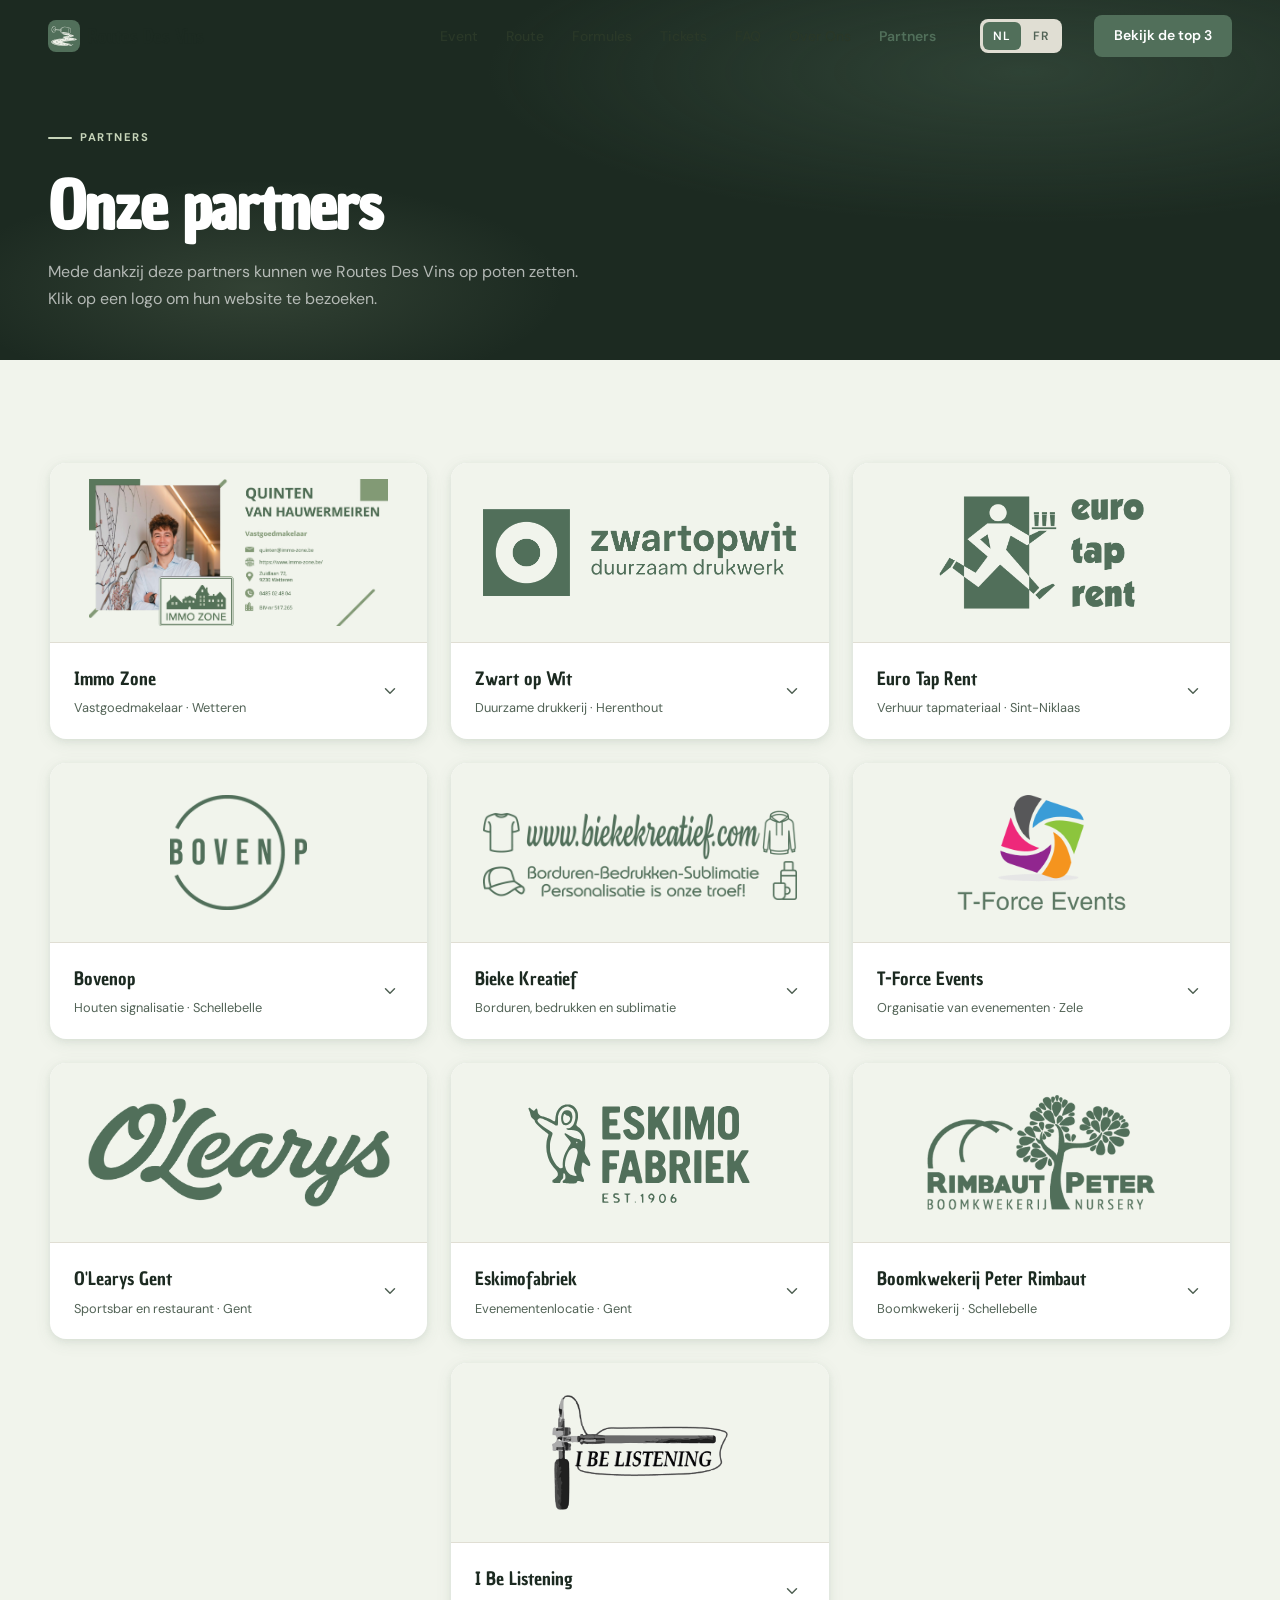
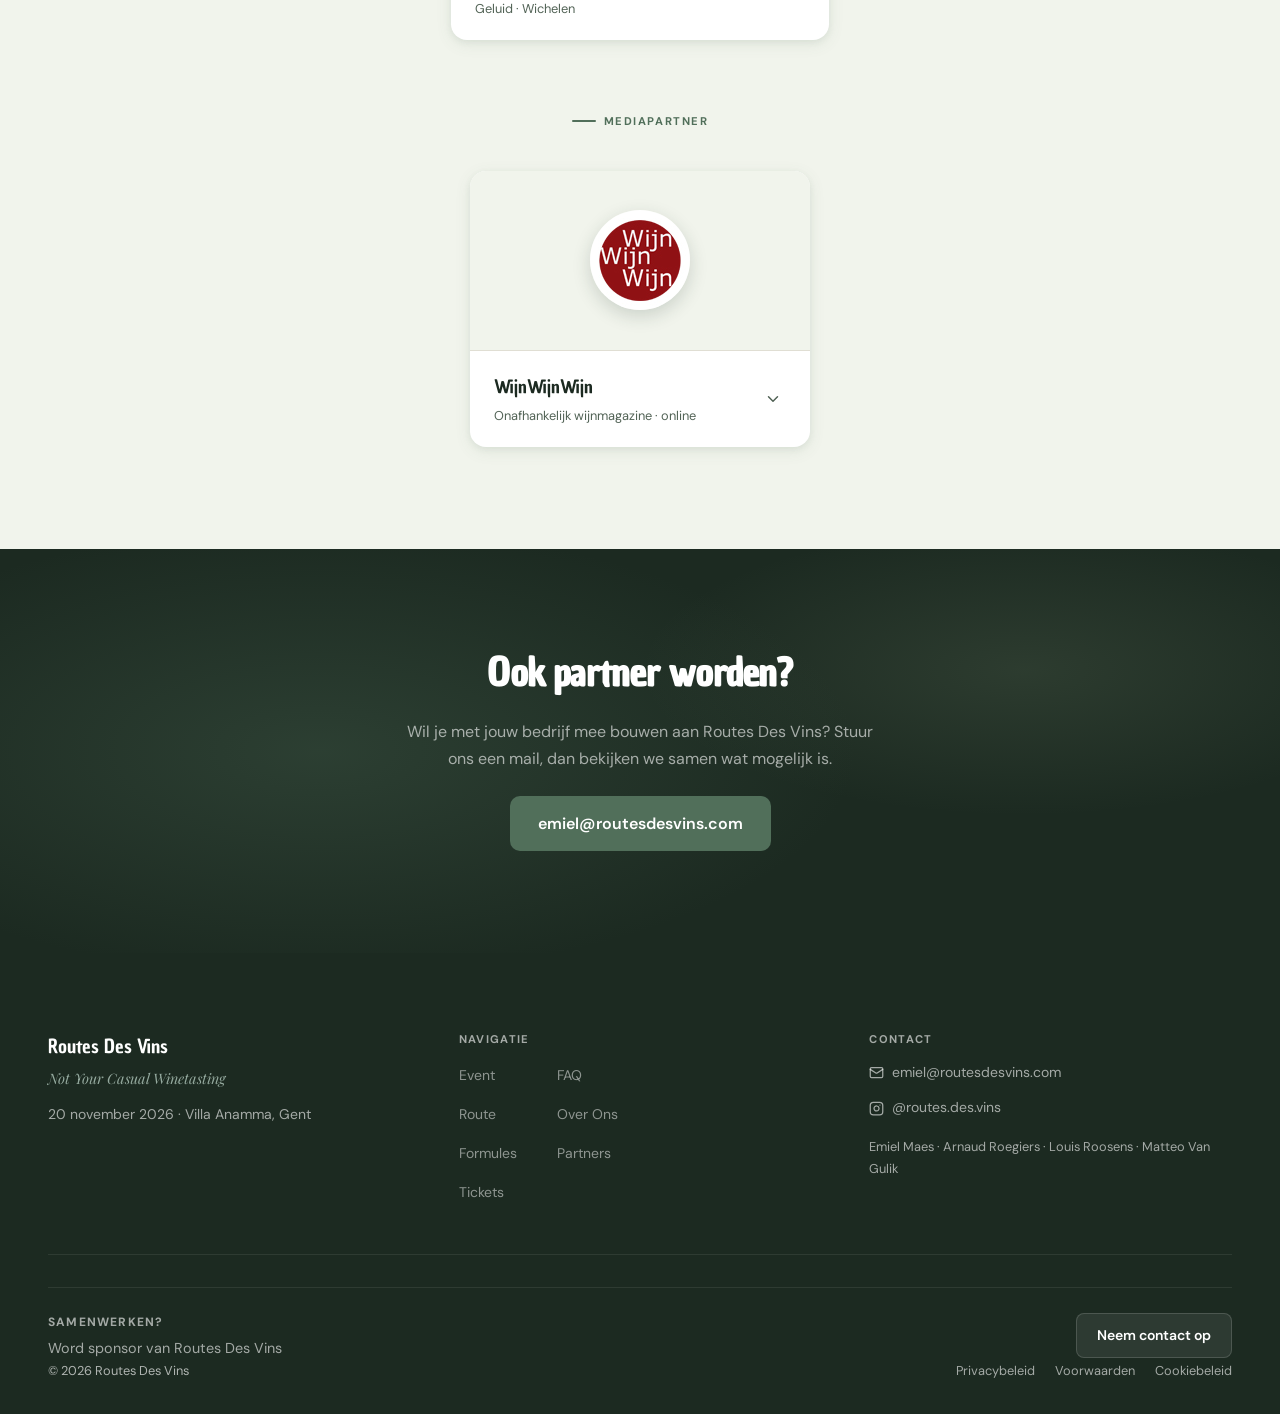
<file: steun-ons.html>
<!DOCTYPE html>
<html lang="nl">
<head>
  <meta charset="UTF-8">
  <meta name="viewport" content="width=device-width, initial-scale=1.0">
  <title>Partners — Routes Des Vins</title>
  <!-- Oude pagina "Steun ons" is vervangen door partners.html -->
  <meta http-equiv="refresh" content="0; url=partners.html">
  <link rel="canonical" href="partners.html">
  <script>location.replace('partners.html');</script>
</head>
<body>
  <p><a href="partners.html">Ga naar onze partners</a></p>
</body>
</html>
</file>
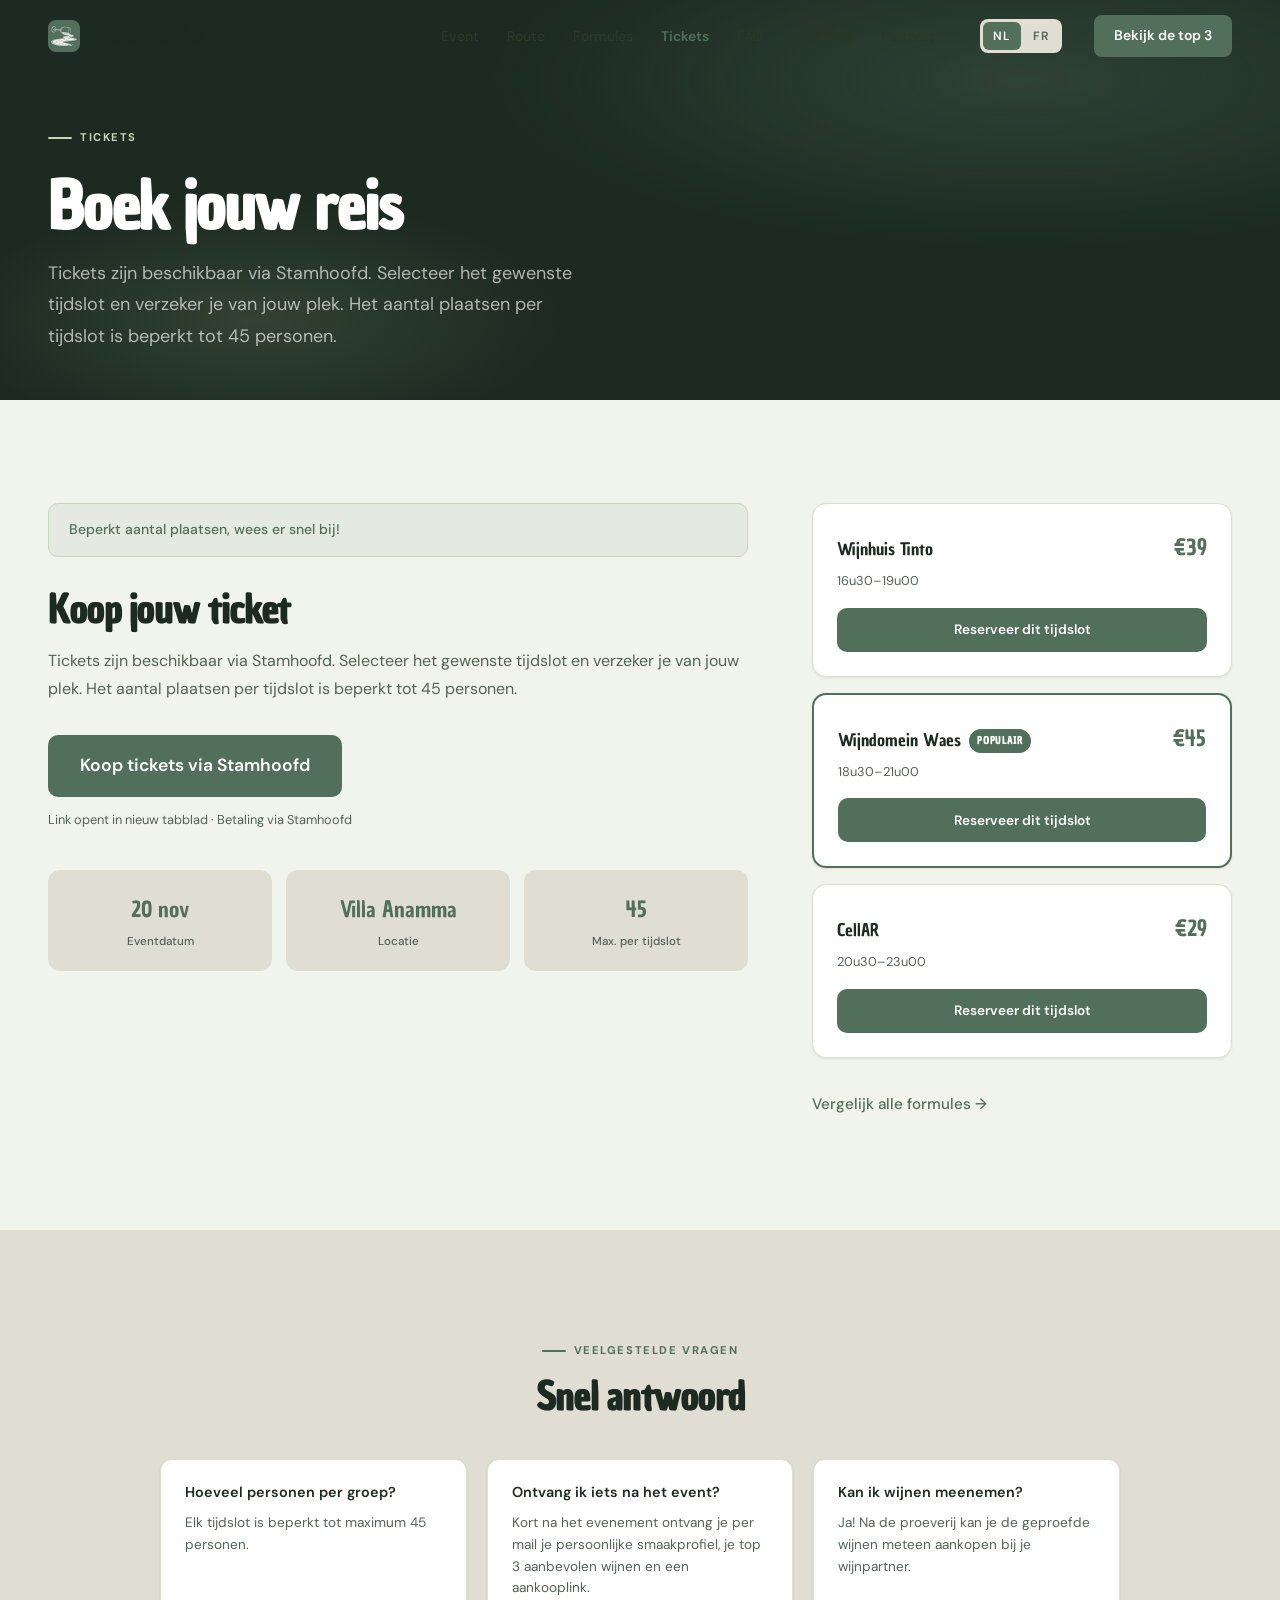
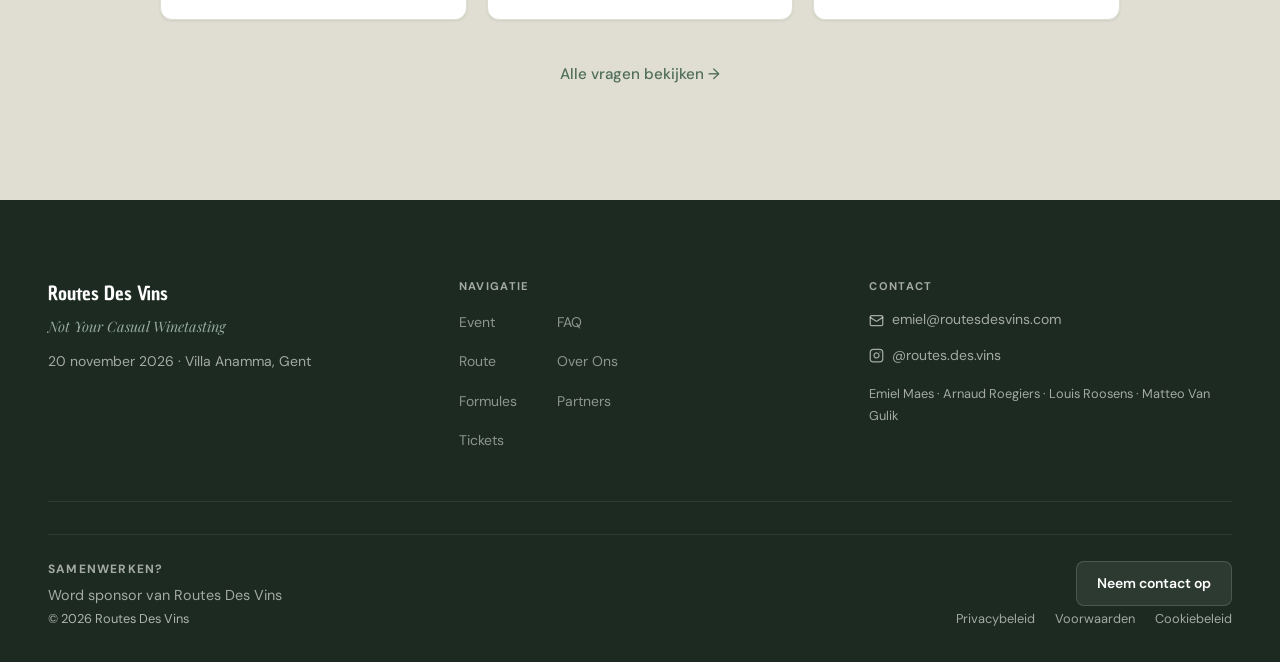
<file: tickets.html>
<!DOCTYPE html>
<html lang="nl">
<head>
  <meta charset="UTF-8">
  <meta name="viewport" content="width=device-width, initial-scale=1.0">
  <title>Tickets — Routes Des Vins</title>
  <link rel="stylesheet" href="styles.css">
  <link rel="preconnect" href="https://fonts.googleapis.com">
  <link href="https://fonts.googleapis.com/css2?family=Chau+Philomene+One:ital@0;1&family=DM+Sans:ital,opsz,wght@0,9..40,300;0,9..40,400;0,9..40,500;0,9..40,600;1,9..40,300&family=Playfair+Display:ital@1&display=swap" rel="stylesheet">
  <style>
    .tickets-grid {
      display: grid;
      grid-template-columns: 1fr 420px;
      gap: 4rem;
      align-items: start;
    }
    @media (max-width: 1024px) { .tickets-grid { grid-template-columns: 1fr; } }
    .pricing-card {
      background: #fff;
      border-radius: 14px;
      padding: 1.5rem;
      box-shadow: var(--shadow-sm);
      border: 1px solid var(--c-offwhite);
      transition: transform 0.3s cubic-bezier(0.34,1.56,0.64,1), box-shadow 0.25s;
    }
    .pricing-card:hover { transform: translateY(-3px); box-shadow: var(--shadow-lg); }
    .pricing-card.featured { border: 2px solid var(--c-forest); }
    .pc-row { display: flex; align-items: baseline; justify-content: space-between; gap: 0.75rem; }
    .pc-name { display: flex; align-items: center; gap: 0.5rem; flex-wrap: wrap; font-family: var(--font-display); color: var(--c-dark); font-size: 1.05rem; }
    .pc-price { font-family: var(--font-display); font-size: 1.4rem; color: var(--c-forest); flex-shrink: 0; }
    .pc-time { font-size: 0.8rem; color: var(--c-text-light); margin-top: 0.25rem; }
    .pc-cta { margin-top: 1rem; width: 100%; justify-content: center; display: inline-flex; font-size: 0.85rem; padding: 0.65rem 1rem; }
    .stat-box {
      background: var(--c-offwhite);
      border-radius: 12px;
      padding: 1.25rem;
      text-align: center;
    }
    .stat-val { font-family: var(--font-display); font-size: 1.4rem; color: var(--c-forest); }
    .stat-label { font-size: 0.72rem; color: var(--c-text-light); font-weight: 500; margin-top: 0.2rem; }
    .faq-mini-card {
      background: #fff;
      border-radius: 12px;
      padding: 1.25rem 1.5rem;
      box-shadow: var(--shadow-sm);
      border: 1px solid var(--c-offwhite);
    }
    .cta-banner {
      background: var(--c-dark);
      position: relative;
      overflow: hidden;
      text-align: center;
    }
    .cta-banner::before {
      content: '';
      position: absolute;
      inset: 0;
      background:
        radial-gradient(ellipse 60% 80% at 25% 50%, rgba(81,111,90,.3) 0%, transparent 70%),
        radial-gradient(ellipse 50% 60% at 80% 30%, rgba(140,161,128,.15) 0%, transparent 60%);
    }
    .cta-banner > .container { position: relative; z-index: 1; }
  </style>
</head>
<body>

<nav class="nav scrolled">
  <a href="index.html" class="nav-logo">
    <img src="fotos/logo-mark.png" alt="Routes Des Vins" width="32" height="32">
    Routes Des Vins
  </a>
  <ul class="nav-links">
    <li><a href="event.html" data-i18n="nav_event">Event</a></li>
    <li><a href="route.html" data-i18n="nav_route">Route</a></li>
    <li><a href="formules.html" data-i18n="nav_formules">Formules</a></li>
    <li><a href="tickets.html" class="active" data-i18n="nav_tickets">Tickets</a></li>
    <li><a href="faq.html" data-i18n="nav_faq">FAQ</a></li>
    <li><a href="over-ons.html" data-i18n="nav_about">Over Ons</a></li>
    <li><a href="partners.html" data-i18n="nav_partners">Partners</a></li>
  </ul>
  <div class="nav-lang">
    <button class="lang-btn" data-lang="nl">NL</button>
    <button class="lang-btn" data-lang="fr">FR</button>
  </div>
  <a href="index.html#top3" class="nav-cta" data-i18n="nav_cta">Bekijk de top 3</a>
  <button class="nav-hamburger" aria-label="Menu">
    <span></span><span></span><span></span>
  </button>
</nav>
<div class="nav-mobile">
  <a href="event.html" data-i18n="nav_event">Event</a>
  <a href="route.html" data-i18n="nav_route">Route</a>
  <a href="formules.html" data-i18n="nav_formules">Formules</a>
  <a href="tickets.html" data-i18n="nav_tickets">Tickets</a>
  <a href="faq.html" data-i18n="nav_faq">FAQ</a>
  <a href="over-ons.html" data-i18n="nav_about">Over Ons</a>
  <a href="partners.html" data-i18n="nav_partners">Partners</a>
  <a href="index.html#top3" class="mobile-cta" data-i18n="nav_cta">Bekijk de top 3</a>
  <div class="mobile-lang">
    <button class="lang-btn" data-lang="nl">NL</button>
    <button class="lang-btn" data-lang="fr">FR</button>
  </div>
</div>

<header class="page-header">
  <div class="container page-header-content" style="width:100%">
    <span class="section-eyebrow" data-i18n="tickets_eyebrow">Tickets</span>
    <h1 class="display-lg reveal" style="margin-top:0.5rem" data-i18n="tickets_title">Boek jouw reis</h1>
    <p class="body-lg reveal delay-1" style="max-width:540px;margin-top:1rem;color:rgba(255,255,255,.65)" data-i18n="tickets_body">Tickets zijn beschikbaar via Stamhoofd. Selecteer het gewenste tijdslot en verzeker je van jouw plek. Het aantal plaatsen per tijdslot is beperkt tot 45 personen.</p>
  </div>
</header>

<!-- Main Tickets Section -->
<section class="section" style="background:var(--c-cream)">
  <div class="container">
    <div class="tickets-grid">
      <!-- Left: Info + CTA -->
      <div>
        <div class="urgency-banner reveal" style="margin-bottom:2rem">
          <span data-i18n="tickets_urgency">Beperkt aantal plaatsen, wees er snel bij!</span>
        </div>
        <h2 class="display-md reveal delay-1" style="margin-bottom:1rem" data-i18n="tickets_h2">Koop jouw ticket</h2>
        <p class="reveal delay-2" style="color:var(--c-text-light);margin-bottom:2rem;line-height:1.75" data-i18n="tickets_body">Tickets zijn beschikbaar via Stamhoofd. Selecteer het gewenste tijdslot en verzeker je van jouw plek. Het aantal plaatsen per tijdslot is beperkt tot 45 personen.</p>
        <a href="https://shop.stamhoofd.be/routes-des-vins" target="_blank" rel="noopener" class="btn-primary reveal delay-3" style="font-size:1.1rem;padding:1rem 2rem" data-i18n="tickets_cta">Koop tickets via Stamhoofd</a>
        <p class="reveal delay-4" style="margin-top:0.75rem;font-size:0.8rem;color:var(--c-text-light)" data-i18n="tickets_note">Link opent in nieuw tabblad · Betaling via Stamhoofd</p>
        <!-- Stats -->
        <div style="display:grid;grid-template-columns:repeat(3,1fr);gap:0.875rem;margin-top:2.5rem" class="reveal delay-5">
          <div class="stat-box">
            <div class="stat-val" data-i18n="stat_date_val">20 nov</div>
            <div class="stat-label" data-i18n="stat_date_label">Eventdatum</div>
          </div>
          <div class="stat-box">
            <div class="stat-val" data-i18n="stat_location_val">Villa Anamma</div>
            <div class="stat-label" data-i18n="stat_location_label">Locatie</div>
          </div>
          <div class="stat-box">
            <div class="stat-val" data-i18n="stat_capacity_val">45</div>
            <div class="stat-label" data-i18n="stat_capacity_label">Max. per tijdslot</div>
          </div>
        </div>
      </div>

      <!-- Right: Pricing cards -->
      <div style="display:flex;flex-direction:column;gap:1rem">
        <div class="pricing-card reveal delay-1">
          <div class="pc-row">
            <span class="pc-name" data-i18n="classic_name">Wijnhuis Tinto</span>
            <span class="pc-price" data-i18n="classic_price">€39</span>
          </div>
          <div class="pc-time" data-i18n="classic_time">16u30–19u00</div>
          <a href="https://shop.stamhoofd.be/routes-des-vins" target="_blank" rel="noopener" class="btn-primary pc-cta" data-i18n="classic_cta">Reserveer dit tijdslot</a>
        </div>

        <div class="pricing-card featured reveal delay-2">
          <div class="pc-row">
            <span class="pc-name"><span data-i18n="sunset_name">Wijndomein Waes</span><span style="font-size:0.65rem;font-weight:700;background:var(--c-forest);color:#fff;border-radius:100px;padding:0.2rem 0.5rem;letter-spacing:0.08em">POPULAIR</span></span>
            <span class="pc-price" data-i18n="sunset_price">€45</span>
          </div>
          <div class="pc-time" data-i18n="sunset_time">18u30–21u00</div>
          <a href="https://shop.stamhoofd.be/routes-des-vins" target="_blank" rel="noopener" class="btn-primary pc-cta" data-i18n="sunset_cta">Reserveer dit tijdslot</a>
        </div>

        <div class="pricing-card reveal delay-3">
          <div class="pc-row">
            <span class="pc-name" data-i18n="grandcru_name">CellAR</span>
            <span class="pc-price" data-i18n="grandcru_price">€29</span>
          </div>
          <div class="pc-time" data-i18n="grandcru_time">20u30–23u00</div>
          <a href="https://shop.stamhoofd.be/routes-des-vins" target="_blank" rel="noopener" class="btn-primary pc-cta" data-i18n="grandcru_cta">Reserveer dit tijdslot</a>
        </div>

        <a href="formules.html" class="btn-ghost" style="text-align:center;margin-top:0.5rem" data-i18n="tickets_formules_link">Vergelijk alle formules →</a>
      </div>
    </div>
  </div>
</section>

<!-- FAQ teaser -->
<section class="section" style="background:var(--c-offwhite)">
  <div class="container">
    <div style="text-align:center;margin-bottom:2.5rem">
      <span class="section-eyebrow reveal" style="justify-content:center">Veelgestelde vragen</span>
      <h2 class="display-md reveal delay-1" data-i18n="tickets_faq_h2">Snel antwoord</h2>
    </div>
    <div style="display:grid;grid-template-columns:repeat(auto-fill,minmax(280px,1fr));gap:1.25rem;max-width:960px;margin:0 auto">
      <div class="faq-mini-card reveal delay-1">
        <div style="font-weight:600;font-size:0.9rem;color:var(--c-dark);margin-bottom:0.5rem" data-i18n="faq_q_groups">Hoeveel personen per groep?</div>
        <p style="font-size:0.85rem;color:var(--c-text-light);line-height:1.6" data-i18n="faq_a3">Elk tijdslot is beperkt tot maximum 45 personen.</p>
      </div>
      <div class="faq-mini-card reveal delay-2">
        <div style="font-weight:600;font-size:0.9rem;color:var(--c-dark);margin-bottom:0.5rem" data-i18n="faq_q_after">Ontvang ik iets na het event?</div>
        <p style="font-size:0.85rem;color:var(--c-text-light);line-height:1.6" data-i18n="faq_a5">Kort na het evenement ontvang je per mail je persoonlijke smaakprofiel, je top 3 aanbevolen wijnen en een aankooplink.</p>
      </div>
      <div class="faq-mini-card reveal delay-3">
        <div style="font-weight:600;font-size:0.9rem;color:var(--c-dark);margin-bottom:0.5rem" data-i18n="faq_q_take">Kan ik wijnen meenemen?</div>
        <p style="font-size:0.85rem;color:var(--c-text-light);line-height:1.6" data-i18n="faq_a4">Ja! Na de proeverij kan je de geproefde wijnen meteen aankopen bij je wijnpartner.</p>
      </div>
    </div>
    <div style="text-align:center;margin-top:2rem" class="reveal">
      <a href="faq.html" class="btn-ghost">Alle vragen bekijken →</a>
    </div>
  </div>
</section>

<footer class="footer">
  <div class="container">
    <div class="footer-top">
      <div>
        <div class="footer-brand">Routes Des Vins</div>
        <div class="footer-tagline" data-i18n="footer_tagline">Not Your Casual Winetasting</div>
        <p style="margin-top:0.75rem;font-size:0.875rem;color:rgba(255,255,255,.6)" data-i18n="footer_date">20 november 2026 · Villa Anamma, Gent</p>
      </div>
      <div>
        <div class="footer-label">Navigatie</div>
        <div style="display:flex;gap:2.5rem;">
          <ul class="footer-links">
            <li><a href="event.html" data-i18n="nav_event">Event</a></li>
            <li><a href="route.html" data-i18n="nav_route">Route</a></li>
            <li><a href="formules.html" data-i18n="nav_formules">Formules</a></li>
            <li><a href="tickets.html" data-i18n="nav_tickets">Tickets</a></li>
          </ul>
          <ul class="footer-links">
            <li><a href="faq.html" data-i18n="nav_faq">FAQ</a></li>
            <li><a href="over-ons.html" data-i18n="nav_about">Over Ons</a></li>
            <li><a href="partners.html" data-i18n="nav_partners">Partners</a></li>
          </ul>
        </div>
      </div>
      <div>
        <div class="footer-label" data-i18n="footer_contact">Contact</div>
        <p style="margin-bottom:0.5rem">
          <a href="mailto:emiel@routesdesvins.com" style="color:rgba(255,255,255,.6);font-size:0.875rem;display:inline-flex;align-items:center;gap:0.5rem">
            <svg width="15" height="15" viewBox="0 0 24 24" fill="none" stroke="currentColor" stroke-width="2" stroke-linecap="round" stroke-linejoin="round"><rect x="2" y="4" width="20" height="16" rx="2"/><path d="m22 7-8.97 5.7a1.94 1.94 0 0 1-2.06 0L2 7"/></svg>
            emiel@routesdesvins.com
          </a>
        </p>
        <p style="margin-bottom:0.75rem">
          <a href="https://instagram.com/routes.des.vins" target="_blank" rel="noopener" style="color:rgba(255,255,255,.6);font-size:0.875rem;display:inline-flex;align-items:center;gap:0.5rem">
            <svg width="15" height="15" viewBox="0 0 24 24" fill="none" stroke="currentColor" stroke-width="2" stroke-linecap="round" stroke-linejoin="round"><rect x="2" y="2" width="20" height="20" rx="5"/><path d="M16 11.37A4 4 0 1 1 12.63 8 4 4 0 0 1 16 11.37z"/><line x1="17.5" y1="6.5" x2="17.51" y2="6.5"/></svg>
            <span data-i18n="footer_instagram">@routes.des.vins</span>
          </a>
        </p>
        <p style="font-size:0.8rem;color:rgba(255,255,255,.6)" data-i18n="footer_org">Emiel Maes · Arnaud Roegiers · Louis Roosens · Matteo Van Gulik</p>
      </div>
    </div>
    <div style="border-top:1px solid rgba(255,255,255,.08);padding-top:1.5rem;margin-top:0.5rem;display:flex;align-items:center;justify-content:space-between;flex-wrap:wrap;gap:1rem;">
      <div>
        <div style="font-size:0.75rem;font-weight:700;letter-spacing:0.1em;text-transform:uppercase;color:rgba(255,255,255,.6);margin-bottom:0.25rem">Samenwerken?</div>
        <div style="font-size:0.9rem;color:rgba(255,255,255,.6)">Word sponsor van Routes Des Vins</div>
      </div>
      <a href="mailto:emiel@routesdesvins.com" style="display:inline-flex;align-items:center;gap:0.5rem;background:rgba(255,255,255,.08);border:1px solid rgba(255,255,255,.15);color:#fff;font-size:0.875rem;font-weight:600;padding:0.6rem 1.25rem;border-radius:8px;text-decoration:none">Neem contact op</a>
    </div>
    <div class="footer-bottom">
      <span data-i18n="footer_rights">© 2026 Routes Des Vins</span>
      <nav style="display:flex;gap:1.25rem;flex-wrap:wrap">
        <a href="privacybeleid.html" style="color:rgba(255,255,255,.6);font-size:0.8rem">Privacybeleid</a>
        <a href="voorwaarden.html" style="color:rgba(255,255,255,.6);font-size:0.8rem">Voorwaarden</a>
        <a href="cookiebeleid.html" style="color:rgba(255,255,255,.6);font-size:0.8rem">Cookiebeleid</a>
      </nav>
    </div>
  </div>
</footer>

<script src="translations.js"></script>
</body>
</html>
</file>
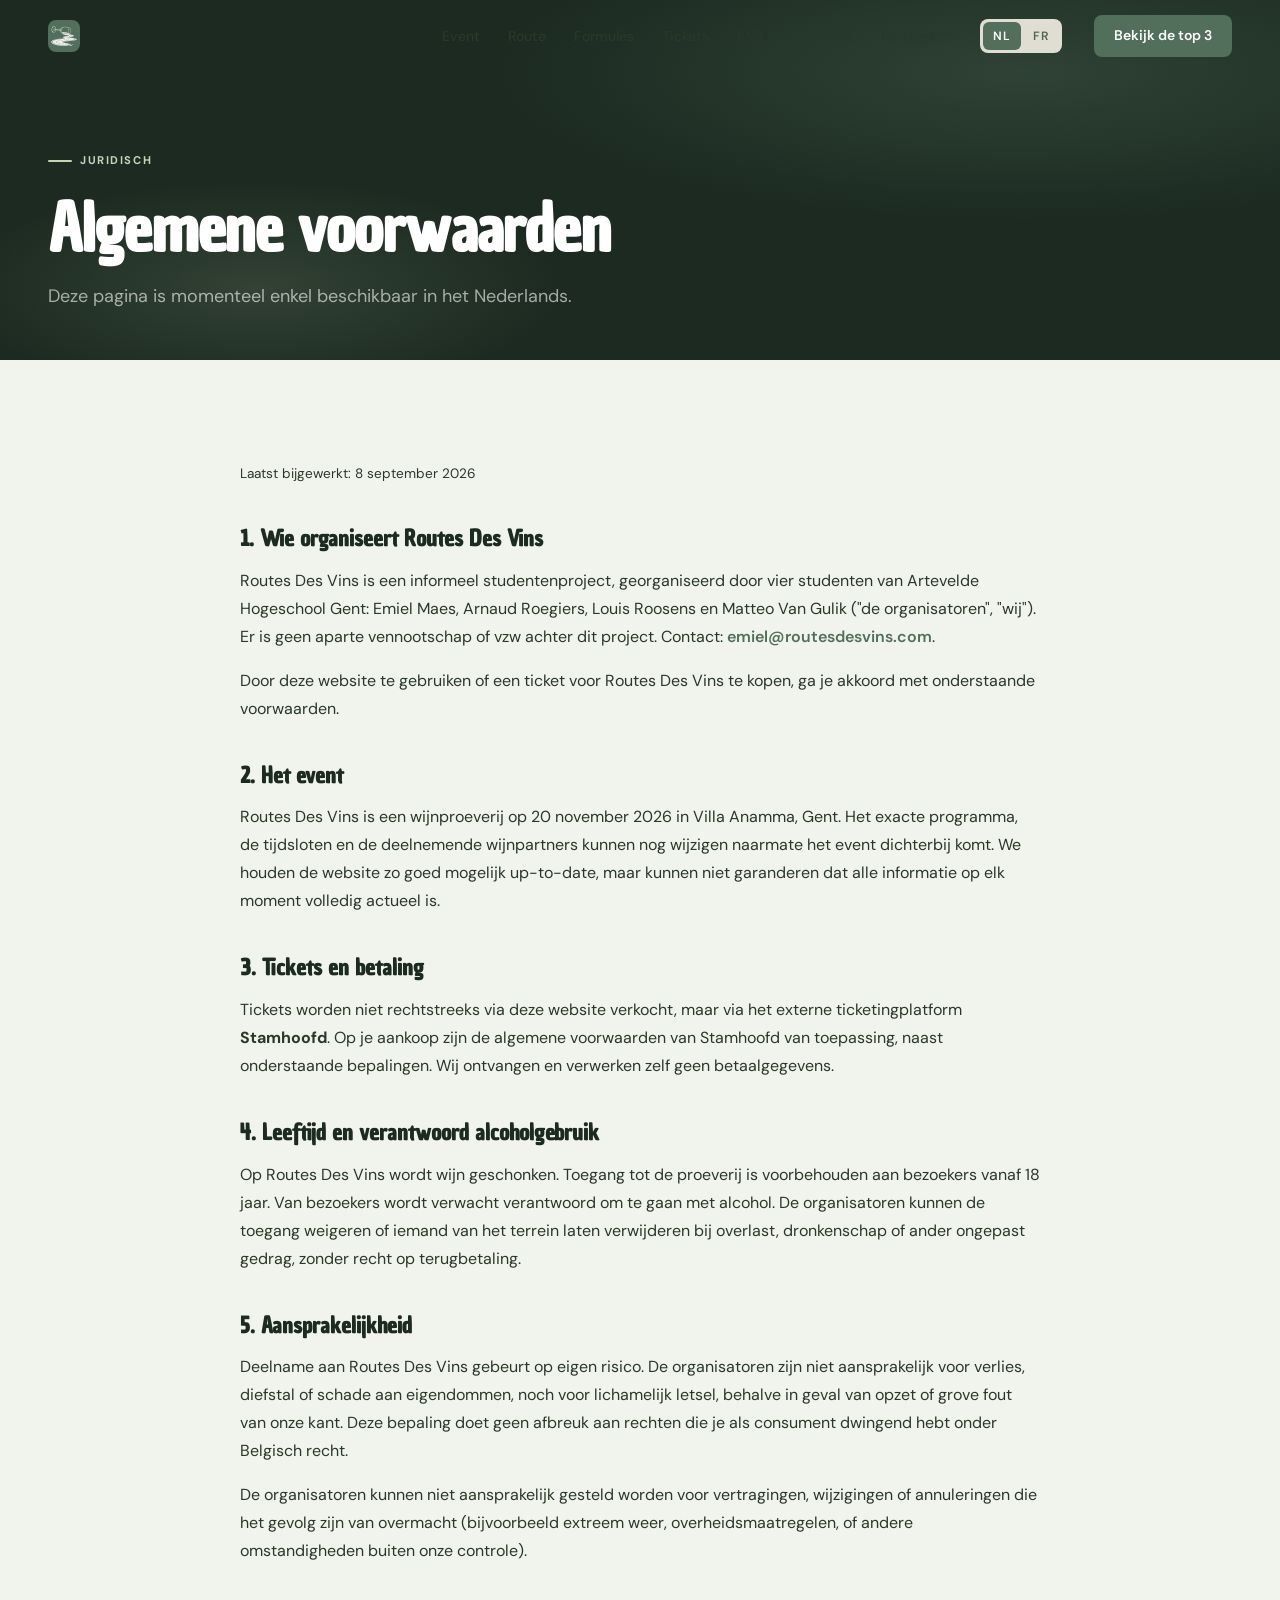
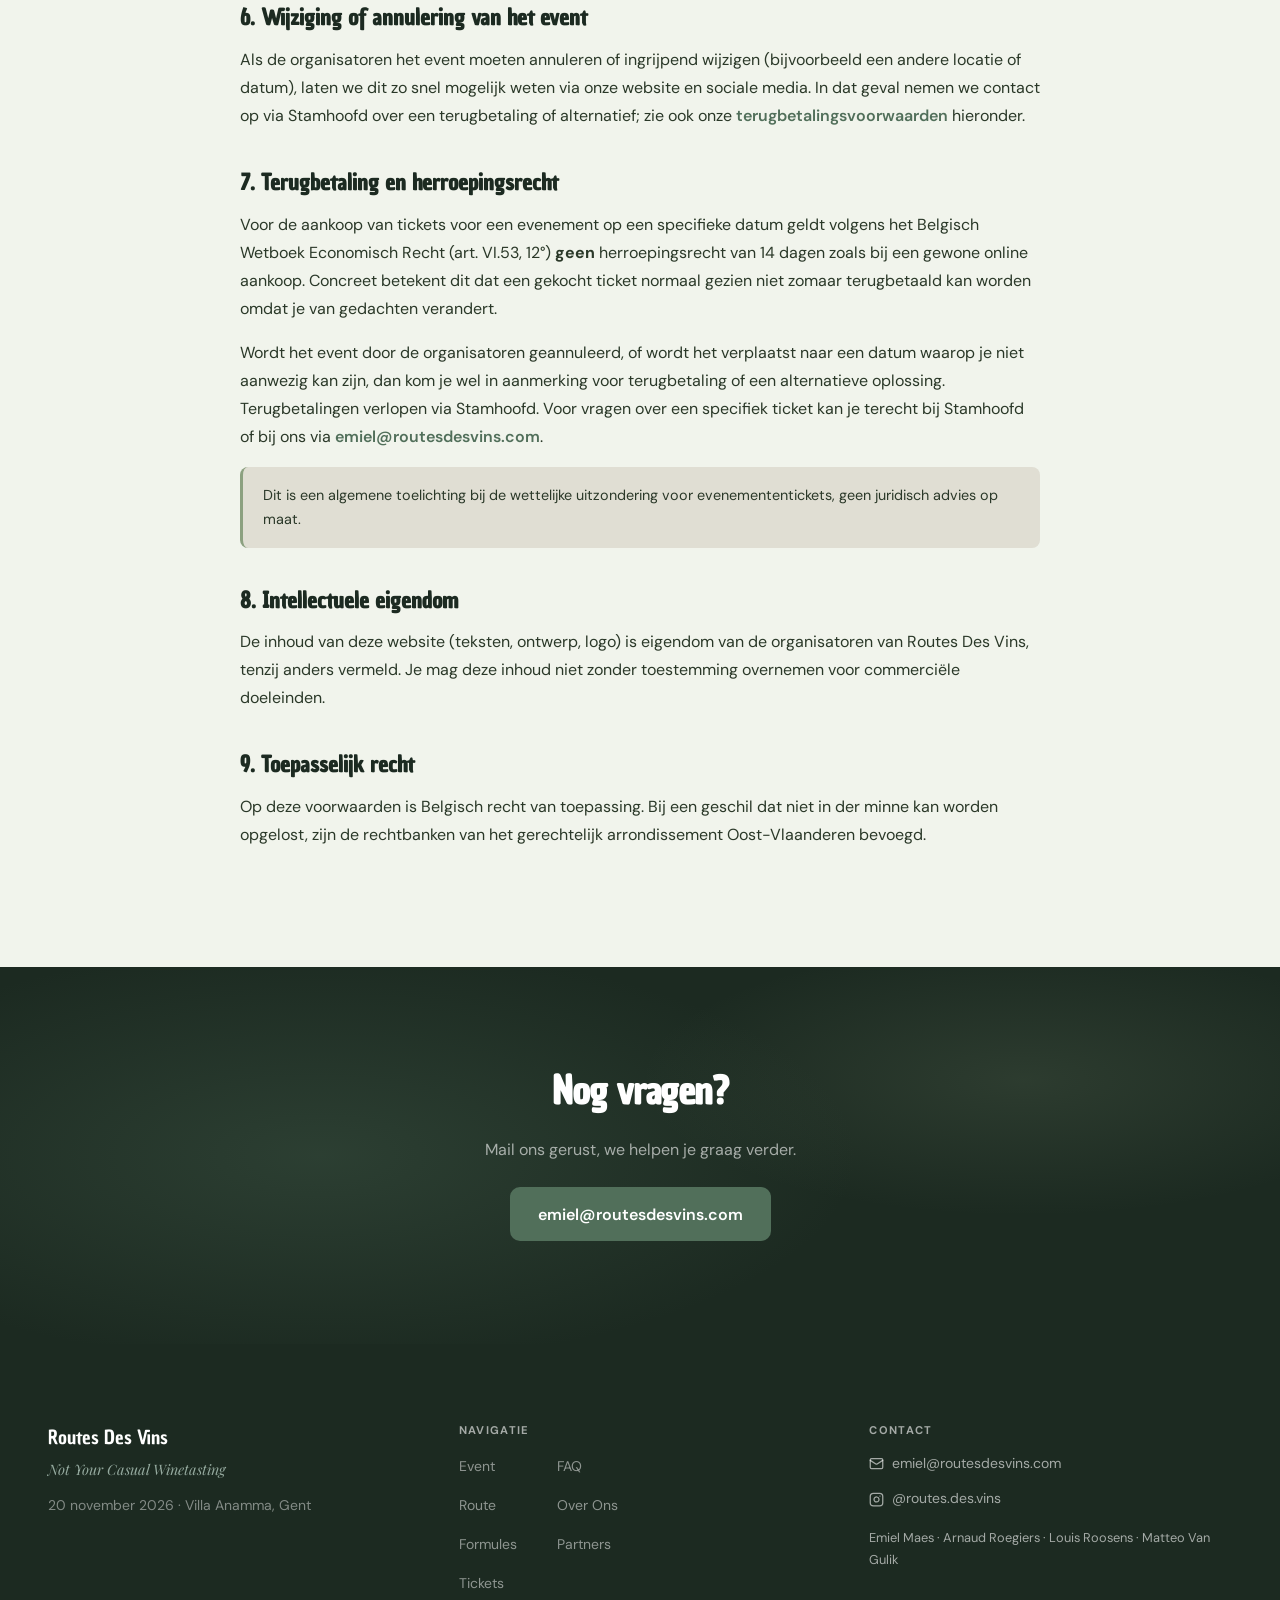
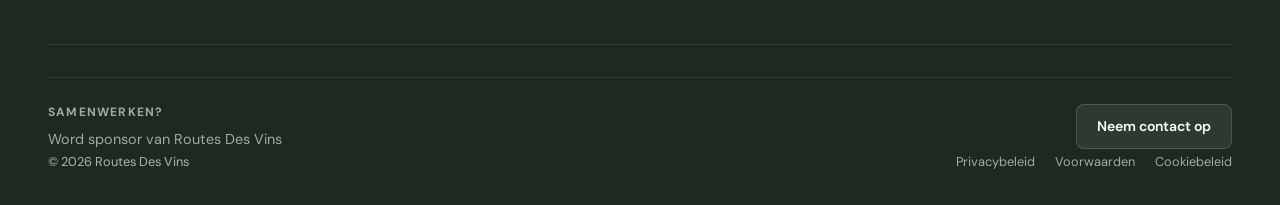
<file: voorwaarden.html>
<!DOCTYPE html>
<html lang="nl">
<head>
  <meta charset="UTF-8">
  <meta name="viewport" content="width=device-width, initial-scale=1.0">
  <title>Algemene Voorwaarden — Routes Des Vins</title>
  <link rel="stylesheet" href="styles.css">
  <link rel="preconnect" href="https://fonts.googleapis.com">
  <link href="https://fonts.googleapis.com/css2?family=Chau+Philomene+One:ital@0;1&family=DM+Sans:ital,opsz,wght@0,9..40,300;0,9..40,400;0,9..40,500;0,9..40,600;1,9..40,300&family=Playfair+Display:ital@1&display=swap" rel="stylesheet">
  <style>
    .legal-prose h2 { font-size: 1.4rem; margin: 2.5rem 0 1rem; }
    .legal-prose h2:first-child { margin-top: 0; }
    .legal-prose h3 { font-size: 1.05rem; margin: 1.5rem 0 0.6rem; color: var(--c-dark); }
    .legal-prose p { margin: 0 0 1rem; color: var(--c-text); line-height: 1.75; }
    .legal-prose ul { margin: 0 0 1rem; padding-left: 1.25rem; color: var(--c-text); line-height: 1.75; }
    .legal-prose li { margin-bottom: 0.4rem; }
    .legal-prose a { color: var(--c-forest); font-weight: 600; }
    .legal-meta { font-size: 0.85rem; color: var(--c-text-light); margin-bottom: 2.5rem; }
    .legal-note {
      background: var(--c-offwhite);
      border-left: 3px solid var(--c-sage);
      border-radius: 8px;
      padding: 1rem 1.25rem;
      margin: 0 0 1.5rem;
      font-size: 0.9rem;
      color: var(--c-text);
    }
    .cta-banner { background: var(--c-dark); position: relative; overflow: hidden; text-align: center; }
    .cta-banner::before {
      content: '';
      position: absolute;
      inset: 0;
      background:
        radial-gradient(ellipse 60% 80% at 25% 50%, rgba(81,111,90,.3) 0%, transparent 70%),
        radial-gradient(ellipse 50% 60% at 80% 30%, rgba(140,161,128,.15) 0%, transparent 60%);
    }
    .cta-banner > .container { position: relative; z-index: 1; }
  </style>
</head>
<body>

<nav class="nav scrolled">
  <a href="index.html" class="nav-logo">
    <img src="fotos/logo-mark.png" alt="Routes Des Vins" width="32" height="32">
    Routes Des Vins
  </a>
  <ul class="nav-links">
    <li><a href="event.html" data-i18n="nav_event">Event</a></li>
    <li><a href="route.html" data-i18n="nav_route">Route</a></li>
    <li><a href="formules.html" data-i18n="nav_formules">Formules</a></li>
    <li><a href="tickets.html" data-i18n="nav_tickets">Tickets</a></li>
    <li><a href="faq.html" data-i18n="nav_faq">FAQ</a></li>
    <li><a href="over-ons.html" data-i18n="nav_about">Over Ons</a></li>
    <li><a href="partners.html" data-i18n="nav_partners">Partners</a></li>
  </ul>
  <div class="nav-lang">
    <button class="lang-btn" data-lang="nl">NL</button>
    <button class="lang-btn" data-lang="fr">FR</button>
  </div>
  <a href="index.html#top3" class="nav-cta" data-i18n="nav_cta">Bekijk de top 3</a>
  <button class="nav-hamburger" aria-label="Menu">
    <span></span><span></span><span></span>
  </button>
</nav>
<div class="nav-mobile">
  <a href="event.html" data-i18n="nav_event">Event</a>
  <a href="route.html" data-i18n="nav_route">Route</a>
  <a href="formules.html" data-i18n="nav_formules">Formules</a>
  <a href="tickets.html" data-i18n="nav_tickets">Tickets</a>
  <a href="faq.html" data-i18n="nav_faq">FAQ</a>
  <a href="over-ons.html" data-i18n="nav_about">Over Ons</a>
  <a href="partners.html" data-i18n="nav_partners">Partners</a>
  <a href="index.html#top3" class="mobile-cta" data-i18n="nav_cta">Bekijk de top 3</a>
  <div class="mobile-lang">
    <button class="lang-btn" data-lang="nl">NL</button>
    <button class="lang-btn" data-lang="fr">FR</button>
  </div>
</div>

<header class="page-header">
  <div class="container page-header-content" style="width:100%">
    <span class="section-eyebrow">Juridisch</span>
    <h1 class="display-lg reveal" style="margin-top:0.5rem">Algemene voorwaarden</h1>
    <p class="body-lg reveal delay-1" style="max-width:560px;margin-top:1rem;color:rgba(255,255,255,.6)">Deze pagina is momenteel enkel beschikbaar in het Nederlands.</p>
  </div>
</header>

<section class="section" style="background:var(--c-cream)">
  <div class="container-sm legal-prose">
    <p class="legal-meta">Laatst bijgewerkt: 8 september 2026</p>

    <h2>1. Wie organiseert Routes Des Vins</h2>
    <p>Routes Des Vins is een informeel studentenproject, georganiseerd door vier studenten van Artevelde Hogeschool Gent: Emiel Maes, Arnaud Roegiers, Louis Roosens en Matteo Van Gulik ("de organisatoren", "wij"). Er is geen aparte vennootschap of vzw achter dit project. Contact: <a href="mailto:emiel@routesdesvins.com">emiel@routesdesvins.com</a>.</p>
    <p>Door deze website te gebruiken of een ticket voor Routes Des Vins te kopen, ga je akkoord met onderstaande voorwaarden.</p>

    <h2>2. Het event</h2>
    <p>Routes Des Vins is een wijnproeverij op 20 november 2026 in Villa Anamma, Gent. Het exacte programma, de tijdsloten en de deelnemende wijnpartners kunnen nog wijzigen naarmate het event dichterbij komt. We houden de website zo goed mogelijk up-to-date, maar kunnen niet garanderen dat alle informatie op elk moment volledig actueel is.</p>

    <h2>3. Tickets en betaling</h2>
    <p>Tickets worden niet rechtstreeks via deze website verkocht, maar via het externe ticketingplatform <strong>Stamhoofd</strong>. Op je aankoop zijn de algemene voorwaarden van Stamhoofd van toepassing, naast onderstaande bepalingen. Wij ontvangen en verwerken zelf geen betaalgegevens.</p>

    <h2>4. Leeftijd en verantwoord alcoholgebruik</h2>
    <p>Op Routes Des Vins wordt wijn geschonken. Toegang tot de proeverij is voorbehouden aan bezoekers vanaf 18 jaar. Van bezoekers wordt verwacht verantwoord om te gaan met alcohol. De organisatoren kunnen de toegang weigeren of iemand van het terrein laten verwijderen bij overlast, dronkenschap of ander ongepast gedrag, zonder recht op terugbetaling.</p>

    <h2>5. Aansprakelijkheid</h2>
    <p>Deelname aan Routes Des Vins gebeurt op eigen risico. De organisatoren zijn niet aansprakelijk voor verlies, diefstal of schade aan eigendommen, noch voor lichamelijk letsel, behalve in geval van opzet of grove fout van onze kant. Deze bepaling doet geen afbreuk aan rechten die je als consument dwingend hebt onder Belgisch recht.</p>
    <p>De organisatoren kunnen niet aansprakelijk gesteld worden voor vertragingen, wijzigingen of annuleringen die het gevolg zijn van overmacht (bijvoorbeeld extreem weer, overheidsmaatregelen, of andere omstandigheden buiten onze controle).</p>

    <h2>6. Wijziging of annulering van het event</h2>
    <p>Als de organisatoren het event moeten annuleren of ingrijpend wijzigen (bijvoorbeeld een andere locatie of datum), laten we dit zo snel mogelijk weten via onze website en sociale media. In dat geval nemen we contact op via Stamhoofd over een terugbetaling of alternatief; zie ook onze <a href="#terugbetaling">terugbetalingsvoorwaarden</a> hieronder.</p>

    <h2 id="terugbetaling">7. Terugbetaling en herroepingsrecht</h2>
    <p>Voor de aankoop van tickets voor een evenement op een specifieke datum geldt volgens het Belgisch Wetboek Economisch Recht (art. VI.53, 12°) <strong>geen</strong> herroepingsrecht van 14 dagen zoals bij een gewone online aankoop. Concreet betekent dit dat een gekocht ticket normaal gezien niet zomaar terugbetaald kan worden omdat je van gedachten verandert.</p>
    <p>Wordt het event door de organisatoren geannuleerd, of wordt het verplaatst naar een datum waarop je niet aanwezig kan zijn, dan kom je wel in aanmerking voor terugbetaling of een alternatieve oplossing. Terugbetalingen verlopen via Stamhoofd. Voor vragen over een specifiek ticket kan je terecht bij Stamhoofd of bij ons via <a href="mailto:emiel@routesdesvins.com">emiel@routesdesvins.com</a>.</p>
    <div class="legal-note">Dit is een algemene toelichting bij de wettelijke uitzondering voor evenemententickets, geen juridisch advies op maat.</div>

    <h2>8. Intellectuele eigendom</h2>
    <p>De inhoud van deze website (teksten, ontwerp, logo) is eigendom van de organisatoren van Routes Des Vins, tenzij anders vermeld. Je mag deze inhoud niet zonder toestemming overnemen voor commerciële doeleinden.</p>

    <h2>9. Toepasselijk recht</h2>
    <p>Op deze voorwaarden is Belgisch recht van toepassing. Bij een geschil dat niet in der minne kan worden opgelost, zijn de rechtbanken van het gerechtelijk arrondissement Oost-Vlaanderen bevoegd.</p>
  </div>
</section>

<section class="section cta-banner">
  <div class="container" style="display:flex;flex-direction:column;align-items:center;gap:1.5rem">
    <h2 class="display-md reveal" style="color:#fff;text-align:center">Nog vragen?</h2>
    <p class="reveal delay-1" style="color:rgba(255,255,255,.6);text-align:center;max-width:480px">Mail ons gerust, we helpen je graag verder.</p>
    <a href="mailto:emiel@routesdesvins.com" class="btn-primary reveal delay-2">emiel@routesdesvins.com</a>
  </div>
</section>

<footer class="footer">
  <div class="container">
    <div class="footer-top">
      <div>
        <div class="footer-brand">Routes Des Vins</div>
        <div class="footer-tagline" data-i18n="footer_tagline">Not Your Casual Winetasting</div>
        <p style="margin-top:0.75rem;font-size:0.875rem;color:rgba(255,255,255,.45)" data-i18n="footer_date">20 november 2026 · Villa Anamma, Gent</p>
      </div>
      <div>
        <div class="footer-label">Navigatie</div>
        <div style="display:flex;gap:2.5rem;">
          <ul class="footer-links">
            <li><a href="event.html" data-i18n="nav_event">Event</a></li>
            <li><a href="route.html" data-i18n="nav_route">Route</a></li>
            <li><a href="formules.html" data-i18n="nav_formules">Formules</a></li>
            <li><a href="tickets.html" data-i18n="nav_tickets">Tickets</a></li>
          </ul>
          <ul class="footer-links">
            <li><a href="faq.html" data-i18n="nav_faq">FAQ</a></li>
            <li><a href="over-ons.html" data-i18n="nav_about">Over Ons</a></li>
            <li><a href="partners.html" data-i18n="nav_partners">Partners</a></li>
          </ul>
        </div>
      </div>
      <div>
        <div class="footer-label" data-i18n="footer_contact">Contact</div>
        <p style="margin-bottom:0.5rem">
          <a href="mailto:emiel@routesdesvins.com" style="color:rgba(255,255,255,.6);font-size:0.875rem;display:inline-flex;align-items:center;gap:0.5rem">
            <svg width="15" height="15" viewBox="0 0 24 24" fill="none" stroke="currentColor" stroke-width="2" stroke-linecap="round" stroke-linejoin="round"><rect x="2" y="4" width="20" height="16" rx="2"/><path d="m22 7-8.97 5.7a1.94 1.94 0 0 1-2.06 0L2 7"/></svg>
            emiel@routesdesvins.com
          </a>
        </p>
        <p style="margin-bottom:0.75rem">
          <a href="https://instagram.com/routes.des.vins" target="_blank" rel="noopener" style="color:rgba(255,255,255,.6);font-size:0.875rem;display:inline-flex;align-items:center;gap:0.5rem">
            <svg width="15" height="15" viewBox="0 0 24 24" fill="none" stroke="currentColor" stroke-width="2" stroke-linecap="round" stroke-linejoin="round"><rect x="2" y="2" width="20" height="20" rx="5"/><path d="M16 11.37A4 4 0 1 1 12.63 8 4 4 0 0 1 16 11.37z"/><line x1="17.5" y1="6.5" x2="17.51" y2="6.5"/></svg>
            <span data-i18n="footer_instagram">@routes.des.vins</span>
          </a>
        </p>
        <p style="font-size:0.8rem;color:rgba(255,255,255,.6)" data-i18n="footer_org">Emiel Maes · Arnaud Roegiers · Louis Roosens · Matteo Van Gulik</p>
      </div>
    </div>
    <div style="border-top:1px solid rgba(255,255,255,.08);padding-top:1.5rem;margin-top:0.5rem;display:flex;align-items:center;justify-content:space-between;flex-wrap:wrap;gap:1rem;">
      <div>
        <div style="font-size:0.75rem;font-weight:700;letter-spacing:0.1em;text-transform:uppercase;color:rgba(255,255,255,.6);margin-bottom:0.25rem">Samenwerken?</div>
        <div style="font-size:0.9rem;color:rgba(255,255,255,.6)">Word sponsor van Routes Des Vins</div>
      </div>
      <a href="mailto:emiel@routesdesvins.com" style="display:inline-flex;align-items:center;gap:0.5rem;background:rgba(255,255,255,.08);border:1px solid rgba(255,255,255,.15);color:#fff;font-size:0.875rem;font-weight:600;padding:0.6rem 1.25rem;border-radius:8px;text-decoration:none">Neem contact op</a>
    </div>
    <div class="footer-bottom">
      <span data-i18n="footer_rights">© 2026 Routes Des Vins</span>
      <nav style="display:flex;gap:1.25rem;flex-wrap:wrap">
        <a href="privacybeleid.html" style="color:rgba(255,255,255,.6);font-size:0.8rem">Privacybeleid</a>
        <a href="voorwaarden.html" style="color:rgba(255,255,255,.6);font-size:0.8rem">Voorwaarden</a>
        <a href="cookiebeleid.html" style="color:rgba(255,255,255,.6);font-size:0.8rem">Cookiebeleid</a>
      </nav>
    </div>
  </div>
</footer>

<script src="translations.js"></script>
</body>
</html>
</file>
<file: styles.css>
/* ============================================
   Routes Des Vins — Design System
   ============================================ */

@import url('https://fonts.googleapis.com/css2?family=Chau+Philomene+One:ital@0;1&family=DM+Sans:ital,opsz,wght@0,9..40,300;0,9..40,400;0,9..40,500;0,9..40,600;1,9..40,300&family=Playfair+Display:ital@1&display=swap');

/* ── CSS Custom Properties ── */
:root {
  --c-forest:     #516F5A;
  --c-sage:       #8CA180;
  --c-muted:      #95AA9F;
  --c-light:      #C6D4B9;
  --c-offwhite:   #E0DED3;
  --c-cream:      #F1F4EC;
  --c-dark:       #1C2A21;
  --c-dark-mid:   #2D3F32;
  --c-text:       #2A3828;
  --c-text-light: #526356;

  --font-display: 'Chau Philomene One', sans-serif;
  --font-body:    'DM Sans', sans-serif;
  --font-accent:  'Playfair Display', serif;

  --nav-h: 72px;

  --ease-spring: cubic-bezier(0.34, 1.56, 0.64, 1);
  --ease-out:    cubic-bezier(0.22, 1, 0.36, 1);
  --ease-in-out: cubic-bezier(0.65, 0, 0.35, 1);

  --shadow-sm:  0 1px 3px rgba(81,111,90,.08), 0 1px 2px rgba(81,111,90,.06);
  --shadow-md:  0 4px 16px rgba(81,111,90,.10), 0 2px 6px rgba(81,111,90,.08);
  --shadow-lg:  0 12px 40px rgba(81,111,90,.14), 0 4px 12px rgba(81,111,90,.08);
  --shadow-xl:  0 24px 64px rgba(81,111,90,.18), 0 8px 20px rgba(81,111,90,.10);
}

/* ── Reset & Base ── */
*, *::before, *::after { box-sizing: border-box; margin: 0; padding: 0; }

html { scroll-behavior: smooth; font-size: 16px; }

body {
  font-family: var(--font-body);
  background: var(--c-cream);
  color: var(--c-text);
  line-height: 1.7;
  -webkit-font-smoothing: antialiased;
  -moz-osx-font-smoothing: grayscale;
  overflow-x: hidden;
}

img { display: block; max-width: 100%; }
a { color: inherit; text-decoration: none; }

/* ── Typography ── */
h1, h2, h3, h4 {
  font-family: var(--font-display);
  line-height: 1.1;
  color: var(--c-dark);
}

.display-xl {
  font-size: clamp(3rem, 8vw, 7rem);
  letter-spacing: -0.03em;
  line-height: 1.0;
}

.display-lg {
  font-size: clamp(2rem, 5vw, 4.5rem);
  letter-spacing: -0.025em;
}

.display-md {
  font-size: clamp(1.5rem, 3vw, 2.75rem);
  letter-spacing: -0.02em;
}

.body-lg  { font-size: 1.125rem; line-height: 1.75; }
.body-sm  { font-size: 0.875rem; line-height: 1.6; }
.label    { font-size: 0.75rem; font-weight: 600; letter-spacing: 0.12em; text-transform: uppercase; }
.italic-accent { font-family: var(--font-accent); font-style: italic; }

/* ── Navigation ── */
.nav {
  position: fixed;
  top: 0; left: 0; right: 0;
  z-index: 100;
  height: var(--nav-h);
  display: flex;
  align-items: center;
  padding: 0 clamp(1.5rem, 4vw, 3rem);
  gap: 2rem;
  transition: background 0.4s var(--ease-out), box-shadow 0.4s var(--ease-out);
}

.nav.scrolled {
  background: rgba(241,244,236,.96);
  backdrop-filter: blur(12px);
  -webkit-backdrop-filter: blur(12px);
  box-shadow: var(--shadow-sm);
}

.nav-logo {
  font-family: var(--font-display);
  font-size: 1.2rem;
  letter-spacing: -0.01em;
  color: var(--c-dark);
  flex-shrink: 0;
  display: flex;
  align-items: center;
  gap: 0.5rem;
}

.nav-logo svg { width: 32px; height: 32px; }
.nav-logo img { width: 32px; height: 32px; border-radius: 8px; display: block; flex-shrink: 0; }

.nav-links {
  display: flex;
  align-items: center;
  gap: 0.25rem;
  margin-left: auto;
  list-style: none;
}

.nav-links a {
  font-size: 0.875rem;
  font-weight: 500;
  color: var(--c-text);
  padding: 0.5rem 0.75rem;
  border-radius: 6px;
  transition: color 0.2s, background 0.2s;
}

.nav-links a:hover { color: var(--c-forest); background: rgba(81,111,90,.06); }
.nav-links a:active { background: rgba(81,111,90,.12); }
.nav-links a.active { color: var(--c-forest); font-weight: 600; }
.nav-links a:focus-visible { outline: 2px solid var(--c-sage); outline-offset: 2px; border-radius: 4px; }

.nav-lang {
  display: flex;
  align-items: center;
  gap: 0.125rem;
  background: var(--c-offwhite);
  border-radius: 8px;
  padding: 3px;
  flex-shrink: 0;
}

.nav-lang button {
  font-family: var(--font-body);
  font-size: 0.75rem;
  font-weight: 600;
  letter-spacing: 0.06em;
  padding: 0.35rem 0.65rem;
  border: none;
  border-radius: 6px;
  cursor: pointer;
  background: transparent;
  color: var(--c-text-light);
  transition: background 0.2s, color 0.2s;
}

.nav-lang button.active {
  background: var(--c-forest);
  color: #fff;
}

.nav-lang button:hover:not(.active) { background: var(--c-light); color: var(--c-dark); }
.nav-lang button:focus-visible { outline: 2px solid var(--c-sage); outline-offset: 2px; }
.nav-hamburger:focus-visible { outline: 2px solid var(--c-sage); outline-offset: 2px; border-radius: 4px; }

.nav-cta {
  flex-shrink: 0;
  font-family: var(--font-body);
  font-size: 0.875rem;
  font-weight: 600;
  padding: 0.55rem 1.25rem;
  background: var(--c-forest);
  color: #fff;
  border-radius: 8px;
  border: none;
  cursor: pointer;
  transition: background 0.2s, transform 0.2s var(--ease-spring), box-shadow 0.2s;
  text-decoration: none;
  display: inline-flex;
  align-items: center;
}

.nav-cta:hover { background: var(--c-dark-mid); box-shadow: var(--shadow-md); transform: translateY(-1px); }
.nav-cta:active { transform: translateY(0); box-shadow: none; }

.nav-hamburger {
  display: none;
  flex-direction: column;
  gap: 5px;
  cursor: pointer;
  padding: 8px;
  border: none;
  background: none;
  margin-left: auto;
}

.nav-hamburger span {
  display: block;
  width: 22px;
  height: 2px;
  background: var(--c-dark);
  border-radius: 2px;
  transition: transform 0.3s var(--ease-out), opacity 0.3s;
}

/* ── Mobile Nav ── */
.nav-mobile { display: none; }

@media (max-width: 900px) {
  .nav-links, .nav-lang, .nav-cta { display: none; }
  .nav-hamburger { display: flex; }

  .nav-mobile {
    display: block;
    position: fixed;
    inset: 0;
    z-index: 99;
    background: var(--c-cream);
    display: flex;
    flex-direction: column;
    padding: calc(var(--nav-h) + 2rem) 2rem 2rem;
    gap: 0.5rem;
    transform: translateX(100%);
    transition: transform 0.4s var(--ease-out);
  }

  .nav-mobile.open { transform: translateX(0); }

  .nav-mobile a {
    font-family: var(--font-display);
    font-size: 1.75rem;
    color: var(--c-dark);
    padding: 0.75rem 0;
    border-bottom: 1px solid var(--c-offwhite);
    display: block;
  }

  .nav-mobile .mobile-lang {
    display: flex;
    gap: 1rem;
    margin-top: 1.5rem;
    padding-top: 1.5rem;
    border-top: 1px solid var(--c-offwhite);
  }

  .nav-mobile .mobile-lang button {
    font-family: var(--font-body);
    font-size: 0.875rem;
    font-weight: 600;
    padding: 0.5rem 1rem;
    border-radius: 8px;
    border: 2px solid var(--c-forest);
    background: transparent;
    color: var(--c-forest);
    cursor: pointer;
  }

  .nav-mobile .mobile-lang button.active {
    background: var(--c-forest);
    color: #fff;
  }

  .nav-mobile .mobile-cta {
    margin-top: 1rem;
    display: inline-flex;
    justify-content: center;
    padding: 1rem;
    background: var(--c-forest);
    color: #fff;
    border-radius: 12px;
    font-weight: 600;
    font-size: 1rem;
  }
}

/* ── Buttons ── */
.btn-primary {
  display: inline-flex;
  align-items: center;
  gap: 0.5rem;
  font-family: var(--font-body);
  font-size: 1rem;
  font-weight: 600;
  padding: 0.85rem 1.75rem;
  background: var(--c-forest);
  color: #fff;
  border-radius: 10px;
  border: none;
  cursor: pointer;
  text-decoration: none;
  transition: background 0.2s, transform 0.25s var(--ease-spring), box-shadow 0.25s;
}

.btn-primary:hover { background: var(--c-dark-mid); box-shadow: var(--shadow-lg); transform: translateY(-2px); }
.btn-primary:active { transform: translateY(0); box-shadow: var(--shadow-sm); }
.btn-primary:focus-visible { outline: 3px solid var(--c-sage); outline-offset: 3px; }

.btn-secondary {
  display: inline-flex;
  align-items: center;
  gap: 0.5rem;
  font-family: var(--font-body);
  font-size: 1rem;
  font-weight: 600;
  padding: 0.85rem 1.75rem;
  background: transparent;
  color: var(--c-forest);
  border-radius: 10px;
  border: 2px solid var(--c-forest);
  cursor: pointer;
  text-decoration: none;
  transition: background 0.2s, color 0.2s, transform 0.25s var(--ease-spring), box-shadow 0.25s;
}

.btn-secondary:hover { background: var(--c-forest); color: #fff; box-shadow: var(--shadow-md); transform: translateY(-2px); }
.btn-secondary:active { transform: translateY(0); }
.btn-secondary:focus-visible { outline: 3px solid var(--c-sage); outline-offset: 3px; }

.btn-ghost {
  display: inline-flex;
  align-items: center;
  gap: 0.5rem;
  font-family: var(--font-body);
  font-size: 0.95rem;
  font-weight: 500;
  padding: 0.6rem 0;
  color: var(--c-forest);
  background: none;
  border: none;
  cursor: pointer;
  text-decoration: none;
  border-bottom: 1.5px solid transparent;
  transition: border-color 0.2s, color 0.2s;
}

.btn-ghost:hover { border-color: var(--c-forest); color: var(--c-dark); }
.btn-ghost:focus-visible { outline: 2px solid var(--c-sage); border-radius: 2px; }

/* ── Section Wrappers ── */
.section {
  padding: clamp(4rem, 8vw, 7rem) clamp(1.5rem, 4vw, 3rem);
}

.section-sm {
  padding: clamp(2.5rem, 5vw, 4rem) clamp(1.5rem, 4vw, 3rem);
}

.container {
  max-width: 1280px;
  margin: 0 auto;
  width: 100%;
}

.container-sm {
  max-width: 800px;
  margin: 0 auto;
  width: 100%;
}

/* ── Section Label ── */
.section-eyebrow {
  display: inline-flex;
  align-items: center;
  gap: 0.5rem;
  font-size: 0.7rem;
  font-weight: 700;
  letter-spacing: 0.14em;
  text-transform: uppercase;
  color: var(--c-forest);
  margin-bottom: 1rem;
}

.section-eyebrow::before {
  content: '';
  display: block;
  width: 24px;
  height: 2px;
  background: var(--c-forest);
  border-radius: 2px;
}

/* ── Grain Texture Overlay ── */
.grain {
  position: relative;
}

.grain::after {
  content: '';
  position: absolute;
  inset: 0;
  opacity: 0.035;
  pointer-events: none;
  background-image: url("data:image/svg+xml,%3Csvg viewBox='0 0 256 256' xmlns='http://www.w3.org/2000/svg'%3E%3Cfilter id='noise'%3E%3CfeTurbulence type='fractalNoise' baseFrequency='0.9' numOctaves='4' stitchTiles='stitch'/%3E%3C/filter%3E%3Crect width='100%25' height='100%25' filter='url(%23noise)'/%3E%3C/svg%3E");
  background-repeat: repeat;
  background-size: 256px;
  mix-blend-mode: multiply;
}

/* ── Hero Base ── */
.hero {
  min-height: 100dvh;
  padding-top: var(--nav-h);
  position: relative;
  overflow: hidden;
}

/* ── Cards ── */
.card {
  background: #fff;
  border-radius: 16px;
  padding: 2rem;
  box-shadow: var(--shadow-md);
  transition: transform 0.3s var(--ease-spring), box-shadow 0.3s;
}

.card:hover { transform: translateY(-4px); box-shadow: var(--shadow-xl); }

.card-sage {
  background: var(--c-light);
  border-radius: 16px;
  padding: 2rem;
}

/* ── Country Cards ── */
.country-card {
  border-radius: 20px;
  overflow: hidden;
  position: relative;
  aspect-ratio: 4/5;
  cursor: default;
  box-shadow: var(--shadow-lg);
}

.country-card-inner {
  height: 100%;
  padding: 2rem;
  display: flex;
  flex-direction: column;
  justify-content: flex-end;
  position: relative;
  z-index: 1;
}

.country-card-bg {
  position: absolute;
  inset: 0;
  transition: transform 0.6s var(--ease-out);
}

.country-card:hover .country-card-bg { transform: scale(1.04); }

/* ── Formula Cards ── */
.formula-card {
  border-radius: 20px;
  padding: 2.5rem;
  position: relative;
  overflow: hidden;
  transition: transform 0.3s var(--ease-spring), box-shadow 0.3s;
  cursor: default;
}

.formula-card:hover { transform: translateY(-6px); box-shadow: var(--shadow-xl); }

.formula-card.featured {
  background: var(--c-forest);
  color: #fff;
}

.formula-card.featured h3,
.formula-card.featured p,
.formula-card.featured li { color: #fff; }

.formula-badge {
  display: inline-flex;
  align-items: center;
  gap: 0.4rem;
  font-size: 0.7rem;
  font-weight: 700;
  letter-spacing: 0.12em;
  text-transform: uppercase;
  padding: 0.35rem 0.75rem;
  border-radius: 100px;
  margin-bottom: 1.5rem;
}

/* ── Countdown ── */
.countdown-grid {
  display: flex;
  gap: clamp(1rem, 3vw, 2rem);
  justify-content: center;
  flex-wrap: wrap;
}

.countdown-unit {
  display: flex;
  flex-direction: column;
  align-items: center;
  gap: 0.25rem;
}

.countdown-number {
  font-family: var(--font-display);
  font-size: clamp(2.5rem, 7vw, 5rem);
  line-height: 1;
  letter-spacing: -0.03em;
  color: var(--c-forest);
  min-width: 2ch;
  text-align: center;
}

.countdown-label {
  font-size: 0.7rem;
  font-weight: 600;
  letter-spacing: 0.12em;
  text-transform: uppercase;
  color: var(--c-text-light);
}

.countdown-sep {
  font-family: var(--font-display);
  font-size: clamp(2rem, 5vw, 3.5rem);
  color: var(--c-light);
  line-height: 1;
  align-self: flex-start;
  padding-top: 0.15em;
}

/* ── Steps ── */
.step-item {
  display: grid;
  grid-template-columns: auto 1fr;
  gap: 1.25rem 1.5rem;
  align-items: start;
  padding: 1.5rem 0;
  border-bottom: 1px solid var(--c-offwhite);
}

.step-item:last-child { border-bottom: none; }

.step-number {
  font-family: var(--font-display);
  font-size: 0.875rem;
  color: #fff;
  background: var(--c-forest);
  width: 32px;
  height: 32px;
  border-radius: 50%;
  display: flex;
  align-items: center;
  justify-content: center;
  flex-shrink: 0;
  margin-top: 0.1rem;
}

/* ── FAQ Accordion ── */
.faq-item {
  border-bottom: 1px solid var(--c-offwhite);
}

.faq-trigger {
  width: 100%;
  display: flex;
  align-items: center;
  justify-content: space-between;
  gap: 1rem;
  padding: 1.5rem 0;
  background: none;
  border: none;
  cursor: pointer;
  text-align: left;
  font-family: var(--font-body);
  font-size: 1rem;
  font-weight: 500;
  color: var(--c-dark);
  transition: color 0.2s;
}

.faq-trigger:hover { color: var(--c-forest); }
.faq-trigger:focus-visible { outline: 2px solid var(--c-sage); border-radius: 4px; }

.faq-icon {
  flex-shrink: 0;
  width: 24px;
  height: 24px;
  border-radius: 50%;
  background: var(--c-offwhite);
  display: flex;
  align-items: center;
  justify-content: center;
  transition: background 0.2s, transform 0.3s var(--ease-spring);
}

.faq-trigger[aria-expanded="true"] .faq-icon {
  background: var(--c-forest);
  transform: rotate(45deg);
}

.faq-icon svg { width: 14px; height: 14px; }
.faq-trigger[aria-expanded="true"] .faq-icon svg { stroke: #fff; }

.faq-body {
  display: grid;
  grid-template-rows: 0fr;
  transition: grid-template-rows 0.35s var(--ease-out);
}

.faq-body.open { grid-template-rows: 1fr; }

.faq-body-inner {
  overflow: hidden;
}

.faq-body-inner p {
  padding-bottom: 1.5rem;
  color: var(--c-text-light);
  line-height: 1.75;
}

/* ── Footer ── */
.footer {
  background: var(--c-dark);
  color: rgba(255,255,255,.65);
  padding: clamp(3rem, 6vw, 5rem) clamp(1.5rem, 4vw, 3rem) 2rem;
}

.footer-top {
  display: grid;
  grid-template-columns: 1fr 1fr 1fr;
  gap: 3rem;
  padding-bottom: 3rem;
  border-bottom: 1px solid rgba(255,255,255,.08);
  margin-bottom: 2rem;
}

@media (max-width: 768px) {
  .footer-top { grid-template-columns: 1fr; gap: 2rem; }
}

.footer-brand { font-family: var(--font-display); font-size: 1.2rem; color: #fff; }
.footer-tagline { font-family: var(--font-accent); font-style: italic; font-size: 0.9rem; color: var(--c-muted); margin-top: 0.25rem; }

.footer-links { list-style: none; display: flex; flex-direction: column; gap: 0.75rem; }
.footer-links a { color: rgba(255,255,255,.5); font-size: 0.875rem; transition: color 0.2s; }
.footer-links a:hover { color: #fff; }

.footer-label { font-size: 0.7rem; font-weight: 700; letter-spacing: 0.12em; text-transform: uppercase; color: rgba(255,255,255,.6); margin-bottom: 0.75rem; }

.footer-bottom {
  display: flex;
  align-items: center;
  justify-content: space-between;
  flex-wrap: wrap;
  gap: 1rem;
  font-size: 0.8rem;
}

/* ── Scroll Reveal Animations ── */
.reveal {
  opacity: 0;
  transform: translateY(24px);
  transition: opacity 0.7s var(--ease-out), transform 0.7s var(--ease-out);
}

.reveal.visible { opacity: 1; transform: translateY(0); }

.reveal-left {
  opacity: 0;
  transform: translateX(-32px);
  transition: opacity 0.7s var(--ease-out), transform 0.7s var(--ease-out);
}

.reveal-left.visible { opacity: 1; transform: translateX(0); }

.reveal-scale {
  opacity: 0;
  transform: scale(0.94);
  transition: opacity 0.6s var(--ease-out), transform 0.6s var(--ease-spring);
}

.reveal-scale.visible { opacity: 1; transform: scale(1); }

/* Stagger delays */
.delay-1 { transition-delay: 0.1s; }
.delay-2 { transition-delay: 0.2s; }
.delay-3 { transition-delay: 0.3s; }
.delay-4 { transition-delay: 0.4s; }
.delay-5 { transition-delay: 0.5s; }
.delay-6 { transition-delay: 0.6s; }

/* ── Dividers ── */
.divider {
  width: 40px;
  height: 3px;
  background: var(--c-forest);
  border-radius: 3px;
  margin: 1rem 0;
}

/* ── Tag / Pill ── */
.tag {
  display: inline-flex;
  align-items: center;
  gap: 0.35rem;
  font-size: 0.75rem;
  font-weight: 600;
  padding: 0.3rem 0.75rem;
  border-radius: 100px;
  background: var(--c-light);
  color: var(--c-forest);
}

/* ── USP Grid ── */
.usp-grid {
  display: grid;
  grid-template-columns: repeat(3, 1fr);
  gap: 1.5rem;
}

@media (max-width: 768px) { .usp-grid { grid-template-columns: 1fr; } }

.usp-card {
  background: #fff;
  border-radius: 16px;
  padding: 2rem;
  display: flex;
  flex-direction: column;
  gap: 0.75rem;
  box-shadow: var(--shadow-sm);
  transition: transform 0.3s var(--ease-spring), box-shadow 0.3s;
}

.usp-card:hover { transform: translateY(-4px); box-shadow: var(--shadow-lg); }

.usp-icon {
  width: 48px;
  height: 48px;
  background: var(--c-light);
  border-radius: 12px;
  display: flex;
  align-items: center;
  justify-content: center;
  font-size: 1.5rem;
}

/* ── Page Header (inner pages) ── */
.page-header {
  min-height: 40vh;
  padding: calc(var(--nav-h) + 3rem) clamp(1.5rem, 4vw, 3rem) 3rem;
  background: var(--c-dark);
  position: relative;
  overflow: hidden;
  display: flex;
  align-items: flex-end;
}

.page-header::before {
  content: '';
  position: absolute;
  inset: 0;
  background:
    radial-gradient(ellipse 60% 60% at 80% 20%, rgba(81,111,90,.35) 0%, transparent 70%),
    radial-gradient(ellipse 40% 50% at 20% 80%, rgba(140,161,128,.2) 0%, transparent 60%);
}

.page-header-content { position: relative; z-index: 1; }

.page-header h1 { color: #fff; }
.page-header .section-eyebrow { color: var(--c-light); }
.page-header .section-eyebrow::before { background: var(--c-light); }
.page-header p { color: rgba(255,255,255,.65); }

/* ── Boarding Pass Visual ── */
.boarding-pass {
  background: #fff;
  border-radius: 16px;
  box-shadow: var(--shadow-xl);
  overflow: hidden;
  display: grid;
  grid-template-columns: 1fr auto;
}

.boarding-pass-main { padding: 2rem; }
.boarding-pass-stub {
  width: 100px;
  background: var(--c-forest);
  padding: 2rem 1rem;
  display: flex;
  flex-direction: column;
  align-items: center;
  justify-content: center;
  gap: 1rem;
}

.boarding-pass-stub .vertical-text {
  writing-mode: vertical-rl;
  text-orientation: mixed;
  font-family: var(--font-display);
  font-size: 0.875rem;
  letter-spacing: 0.1em;
  color: #fff;
  white-space: nowrap;
}

/* ── Responsive grid helpers ── */
.grid-2 { display: grid; grid-template-columns: repeat(2, 1fr); gap: 1.5rem; }
.grid-3 { display: grid; grid-template-columns: repeat(3, 1fr); gap: 1.5rem; }
.grid-4 { display: grid; grid-template-columns: repeat(4, 1fr); gap: 1.5rem; }

@media (max-width: 1024px) { .grid-4 { grid-template-columns: repeat(2, 1fr); } }
@media (max-width: 768px) {
  .grid-2, .grid-3, .grid-4 { grid-template-columns: 1fr; }
}

/* ── Utility ── */
.text-center { text-align: center; }
.text-forest { color: var(--c-forest); }
.text-muted { color: var(--c-text-light); }
.mt-1 { margin-top: 0.5rem; }
.mt-2 { margin-top: 1rem; }
.mt-3 { margin-top: 1.5rem; }
.mt-4 { margin-top: 2rem; }
.mt-6 { margin-top: 3rem; }
.mt-8 { margin-top: 4rem; }
.mb-1 { margin-bottom: 0.5rem; }
.mb-2 { margin-bottom: 1rem; }
.mb-3 { margin-bottom: 1.5rem; }
.mb-4 { margin-bottom: 2rem; }

/* ── Scroll indicator ── */
.scroll-indicator {
  position: absolute;
  bottom: 2rem;
  left: 50%;
  transform: translateX(-50%);
  display: flex;
  flex-direction: column;
  align-items: center;
  gap: 0.5rem;
  color: rgba(255,255,255,.5);
  font-size: 0.7rem;
  font-weight: 600;
  letter-spacing: 0.1em;
  text-transform: uppercase;
  animation: scroll-bounce 2s ease-in-out infinite;
}

.scroll-indicator svg { opacity: .6; }

@keyframes scroll-bounce {
  0%, 100% { transform: translateX(-50%) translateY(0); }
  50% { transform: translateX(-50%) translateY(6px); }
}

/* ── Floating badge ── */
.float-badge {
  position: absolute;
  display: flex;
  flex-direction: column;
  align-items: center;
  background: #fff;
  border-radius: 14px;
  padding: 1rem 1.25rem;
  box-shadow: var(--shadow-xl);
  animation: float 4s ease-in-out infinite;
}

@keyframes float {
  0%, 100% { transform: translateY(0); }
  50% { transform: translateY(-8px); }
}

/* ── Table styles ── */
.data-table {
  width: 100%;
  border-collapse: collapse;
  font-size: 0.9rem;
}

.data-table th {
  font-family: var(--font-display);
  font-size: 0.875rem;
  text-align: left;
  padding: 1rem 1.25rem;
  background: var(--c-dark);
  color: #fff;
  font-weight: 400;
}

.data-table td {
  padding: 1rem 1.25rem;
  border-bottom: 1px solid var(--c-offwhite);
}

.data-table tr:last-child td { border-bottom: none; }
.data-table tr:hover td { background: var(--c-cream); }

/* ── Price display ── */
.price-display {
  font-family: var(--font-display);
  font-size: 2.5rem;
  letter-spacing: -0.03em;
  color: var(--c-forest);
}

.price-display.on-dark { color: rgba(255,255,255,.9); }

.price-period {
  font-family: var(--font-body);
  font-size: 0.875rem;
  color: var(--c-text-light);
  font-weight: 400;
}

/* ── Team member card ── */
.team-card {
  background: #fff;
  border-radius: 16px;
  overflow: hidden;
  box-shadow: var(--shadow-md);
  transition: transform 0.3s var(--ease-spring), box-shadow 0.3s;
}

.team-card:hover { transform: translateY(-4px); box-shadow: var(--shadow-xl); }

.team-card-img {
  aspect-ratio: 1;
  background: var(--c-light);
  overflow: hidden;
}

.team-card-body { padding: 1.5rem; }
.bio-toggle:focus-visible { outline: 2px solid var(--c-sage); outline-offset: 2px; border-radius: 4px; }

/* ── Urgency banner ── */
.urgency-banner {
  display: flex;
  align-items: center;
  gap: 0.75rem;
  background: rgba(81,111,90,.08);
  border: 1px solid var(--c-light);
  border-radius: 10px;
  padding: 0.875rem 1.25rem;
  font-size: 0.875rem;
  font-weight: 500;
  color: var(--c-forest);
}

/* ── Wine passport visual ── */
.passport-cover {
  background: var(--c-dark);
  border-radius: 12px;
  padding: 2rem;
  aspect-ratio: 3/4;
  display: flex;
  flex-direction: column;
  justify-content: space-between;
  box-shadow: var(--shadow-xl);
}

/* ── Highlight text ── */
.highlight {
  position: relative;
  display: inline-block;
}

.highlight::after {
  content: '';
  position: absolute;
  left: 0;
  bottom: 0.05em;
  width: 100%;
  height: 0.3em;
  background: var(--c-light);
  z-index: -1;
  border-radius: 2px;
}

/* ── Top 3 per wijnpartner (na het event) ── */
.partner-wines { margin-top: 3.5rem; }
.partner-wines-head { display: flex; justify-content: space-between; align-items: flex-end; gap: 1rem 2rem; flex-wrap: wrap; border-bottom: 1px solid var(--c-light); padding-bottom: .9rem; margin-bottom: 1.5rem; }
.partner-wines-head h3 { font-family: var(--font-display); font-size: clamp(1.6rem, 3vw, 2.1rem); color: var(--c-dark); text-transform: uppercase; margin-top: .25rem; }
.top3-halte { font: 700 .72rem var(--font-body); letter-spacing: .2em; text-transform: uppercase; color: var(--c-sage); }
.partner-how { color: var(--c-text-light); font-size: .92rem; max-width: 420px; }
.wine-grid { display: grid; grid-template-columns: repeat(5, minmax(0, 1fr)); gap: 1.1rem; }
.wine-card { background: #fff; border-radius: 14px; overflow: hidden; box-shadow: var(--shadow-sm); display: flex; flex-direction: column; min-width: 0; transition: box-shadow .25s var(--ease-out), transform .25s var(--ease-out); }
.wine-card:hover { box-shadow: var(--shadow-lg); transform: translateY(-3px); }
.wine-card.is-podium { box-shadow: var(--shadow-md); }
.wine-stage { position: relative; background: #fff; height: 230px; display: flex; align-items: center; justify-content: center; padding: 14px 0 8px; }
.wine-stage img { height: 100%; width: auto; max-width: 90%; object-fit: contain; }
.wine-svg { height: 100%; width: auto; }
.wine-stage .top3-medal { position: absolute; top: 10px; left: 10px; }
.wine-info { padding: .9rem 1rem 1.1rem; display: flex; flex-direction: column; flex: 1; border-top: 1px solid var(--c-cream); }
.wine-type { font: 700 .66rem var(--font-body); letter-spacing: .16em; text-transform: uppercase; color: var(--c-text-light); display: inline-flex; align-items: center; gap: .4rem; }
.wine-type::before { content: ""; width: .55rem; height: .55rem; border-radius: 50%; background: currentColor; }
.wine-type.t-wit::before { background: #D9C98A; }
.wine-type.t-rood::before { background: #7A2E3A; }
.wine-type.t-bubbels::before { background: #C9B66A; box-shadow: 0 0 0 2px #EFE7C2; }
.wine-info h4 { font-family: var(--font-body); font-weight: 700; font-size: .98rem; line-height: 1.3; color: var(--c-dark); margin: .35rem 0 .2rem; overflow-wrap: anywhere; }
.wine-region { font-size: .8rem; color: var(--c-text-light); overflow-wrap: anywhere; }
.wine-price { font-family: var(--font-display); font-size: 1.25rem; color: var(--c-dark); margin-top: auto; padding-top: .7rem; }
.wine-box { display: block; font: 600 .74rem var(--font-body); color: var(--c-forest); margin-top: .1rem; }
.wine-order { margin-top: .7rem; font-weight: 700; font-size: .88rem; color: var(--c-forest); text-decoration: none; }
.wine-order:hover { color: var(--c-dark); text-decoration: underline; }
.top3-medal { flex: none; width: 2.1rem; height: 2.1rem; border-radius: 50%; display: flex; align-items: center; justify-content: center; font-family: var(--font-display); font-size: 1.1rem; z-index: 1; }
.top3-medal.m1 { background: var(--c-forest); color: #fff; }
.top3-medal.m2 { background: var(--c-sage); color: var(--c-dark); }
.top3-medal.m3 { background: var(--c-light); color: var(--c-dark); }
@media (max-width: 1000px) { .wine-grid { grid-template-columns: repeat(3, minmax(0, 1fr)); } }
@media (max-width: 640px) {
  .wine-grid { grid-template-columns: repeat(2, minmax(0, 1fr)); gap: .75rem; }
  .wine-stage { height: 190px; }
  .wine-info { padding: .8rem .8rem 1rem; }
}
</file>
